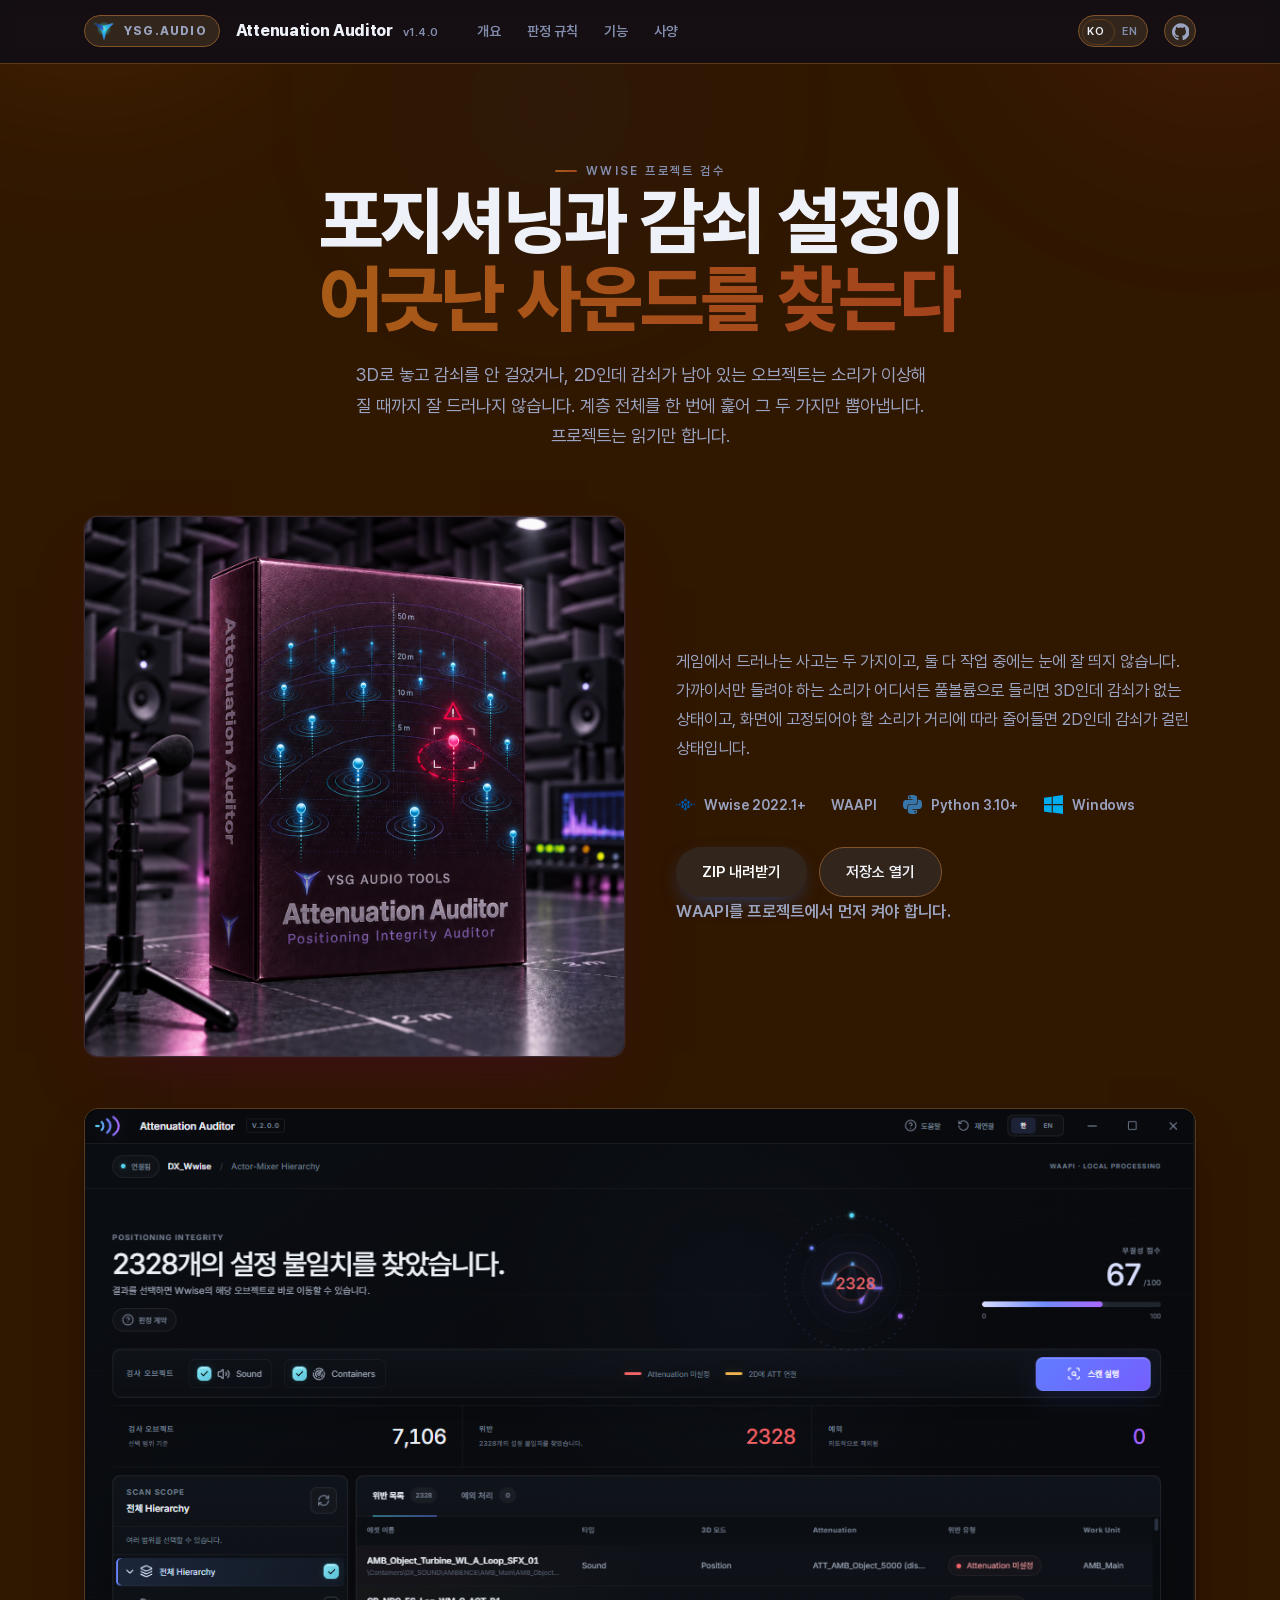
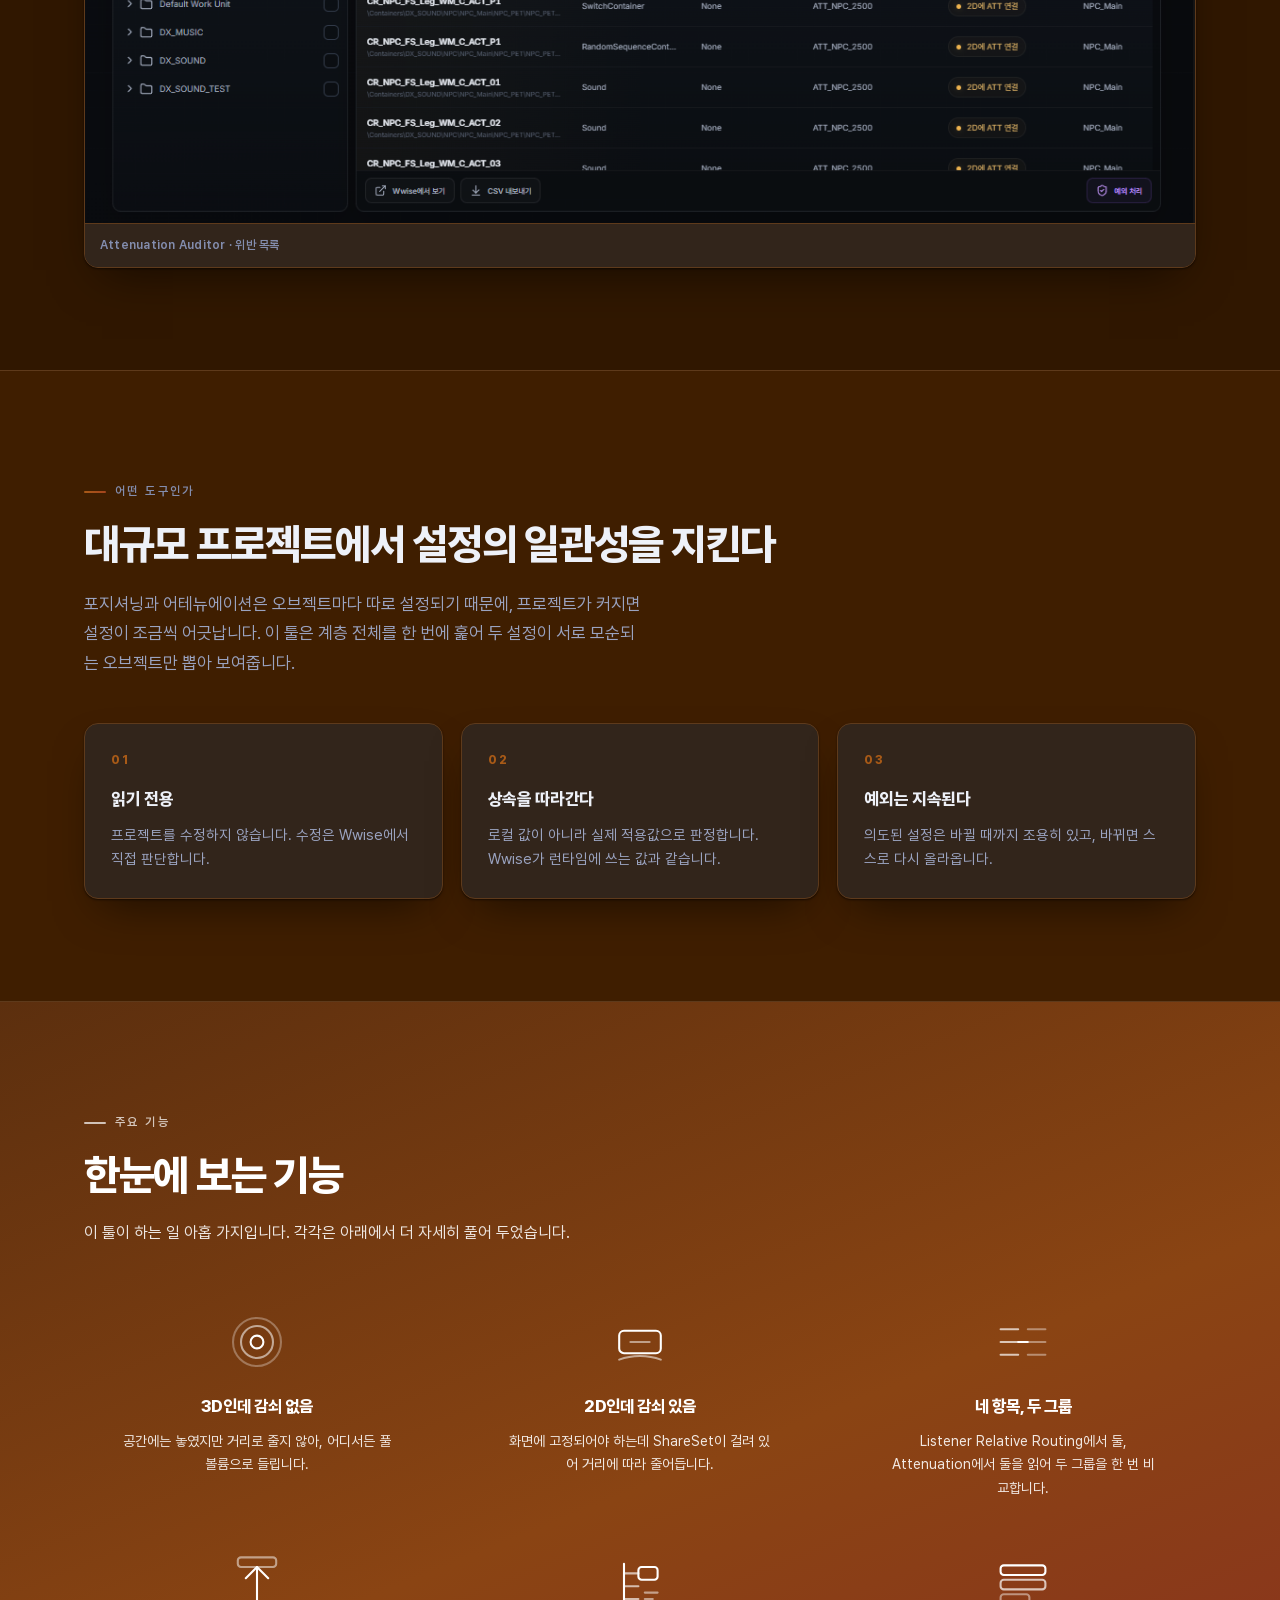
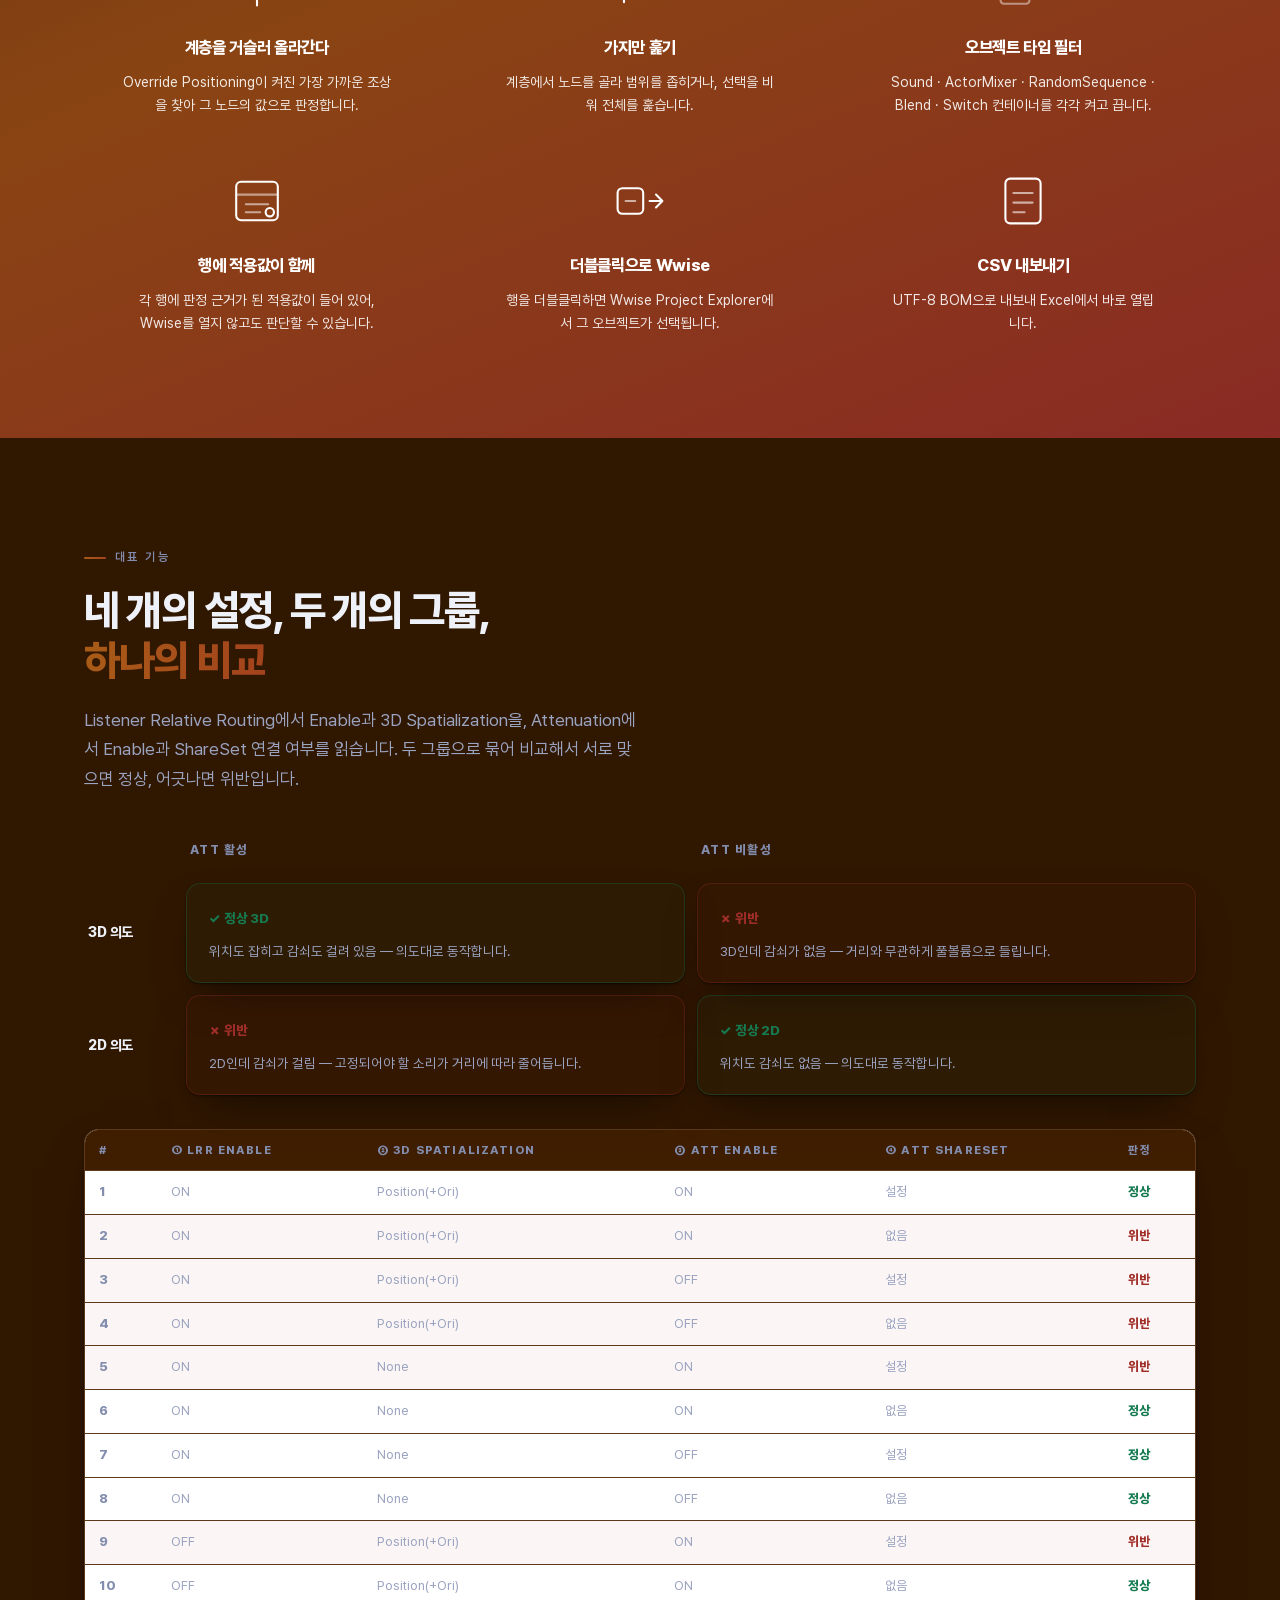
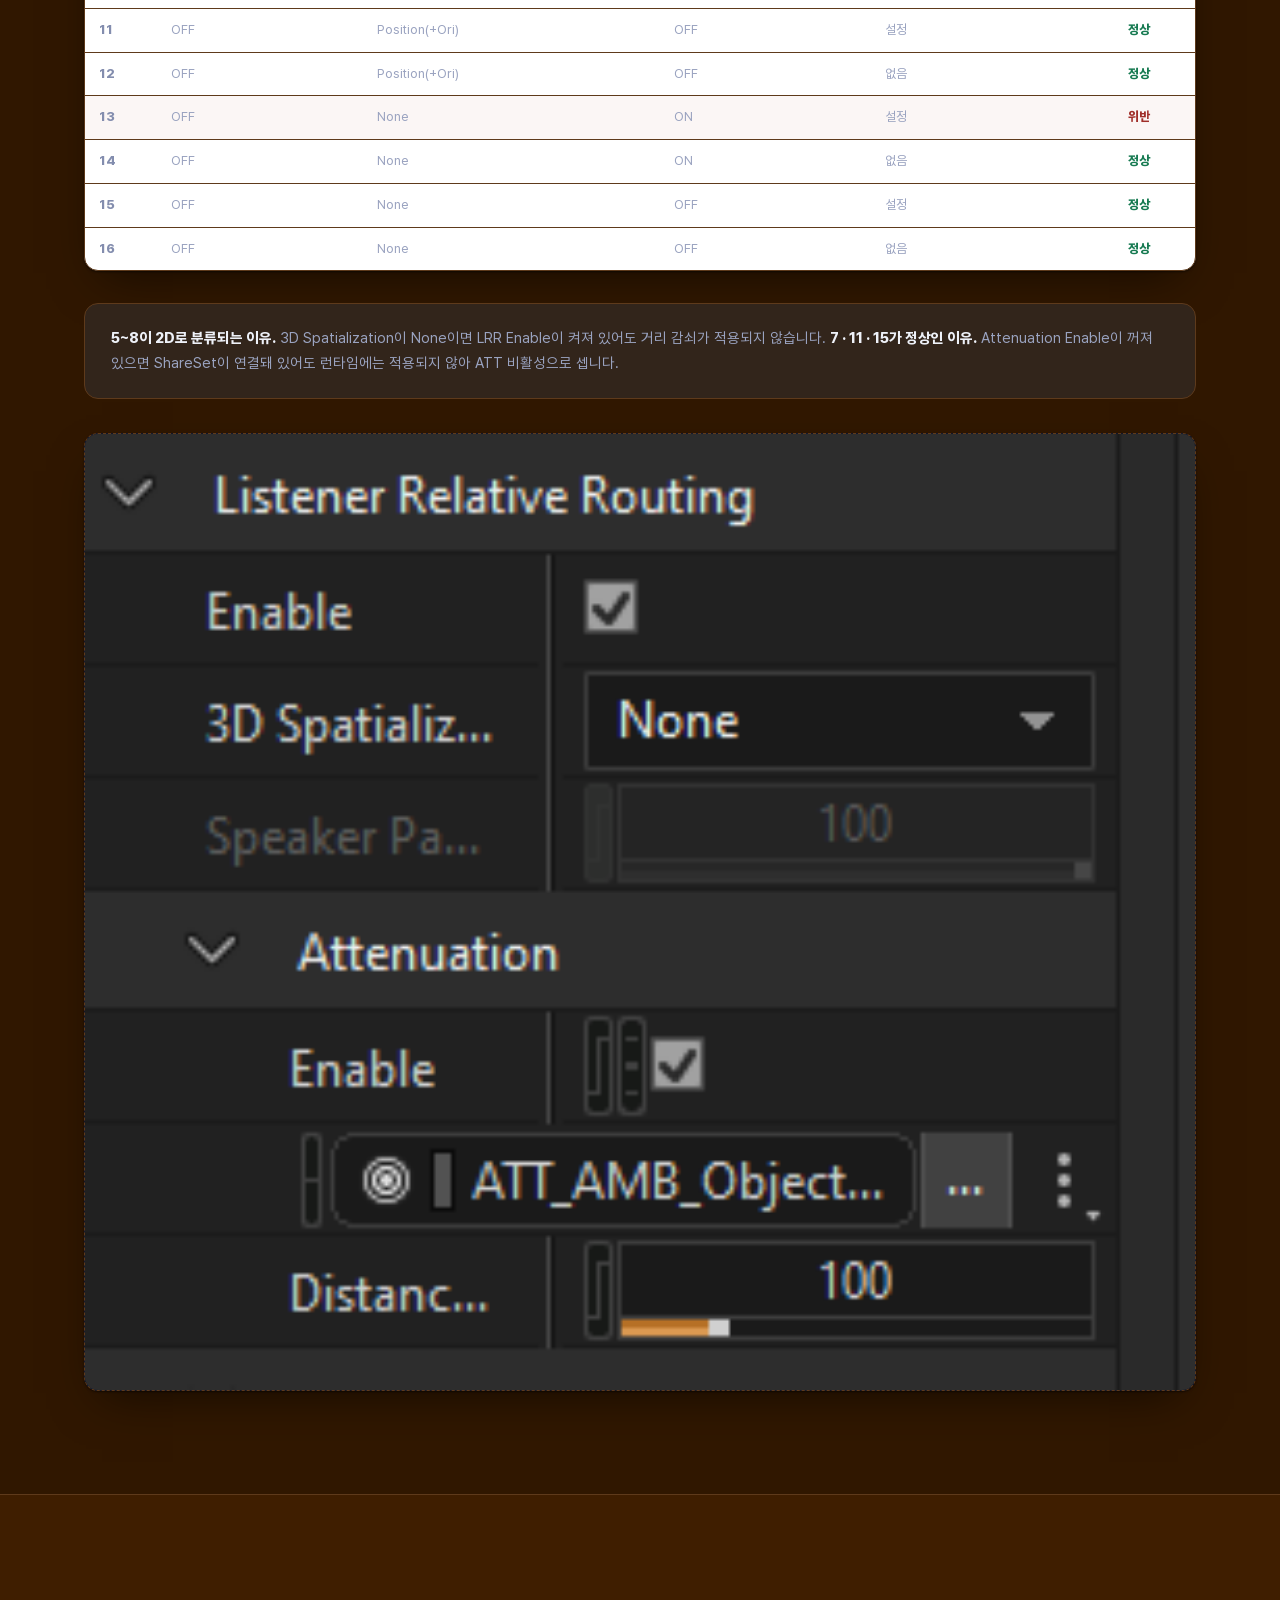
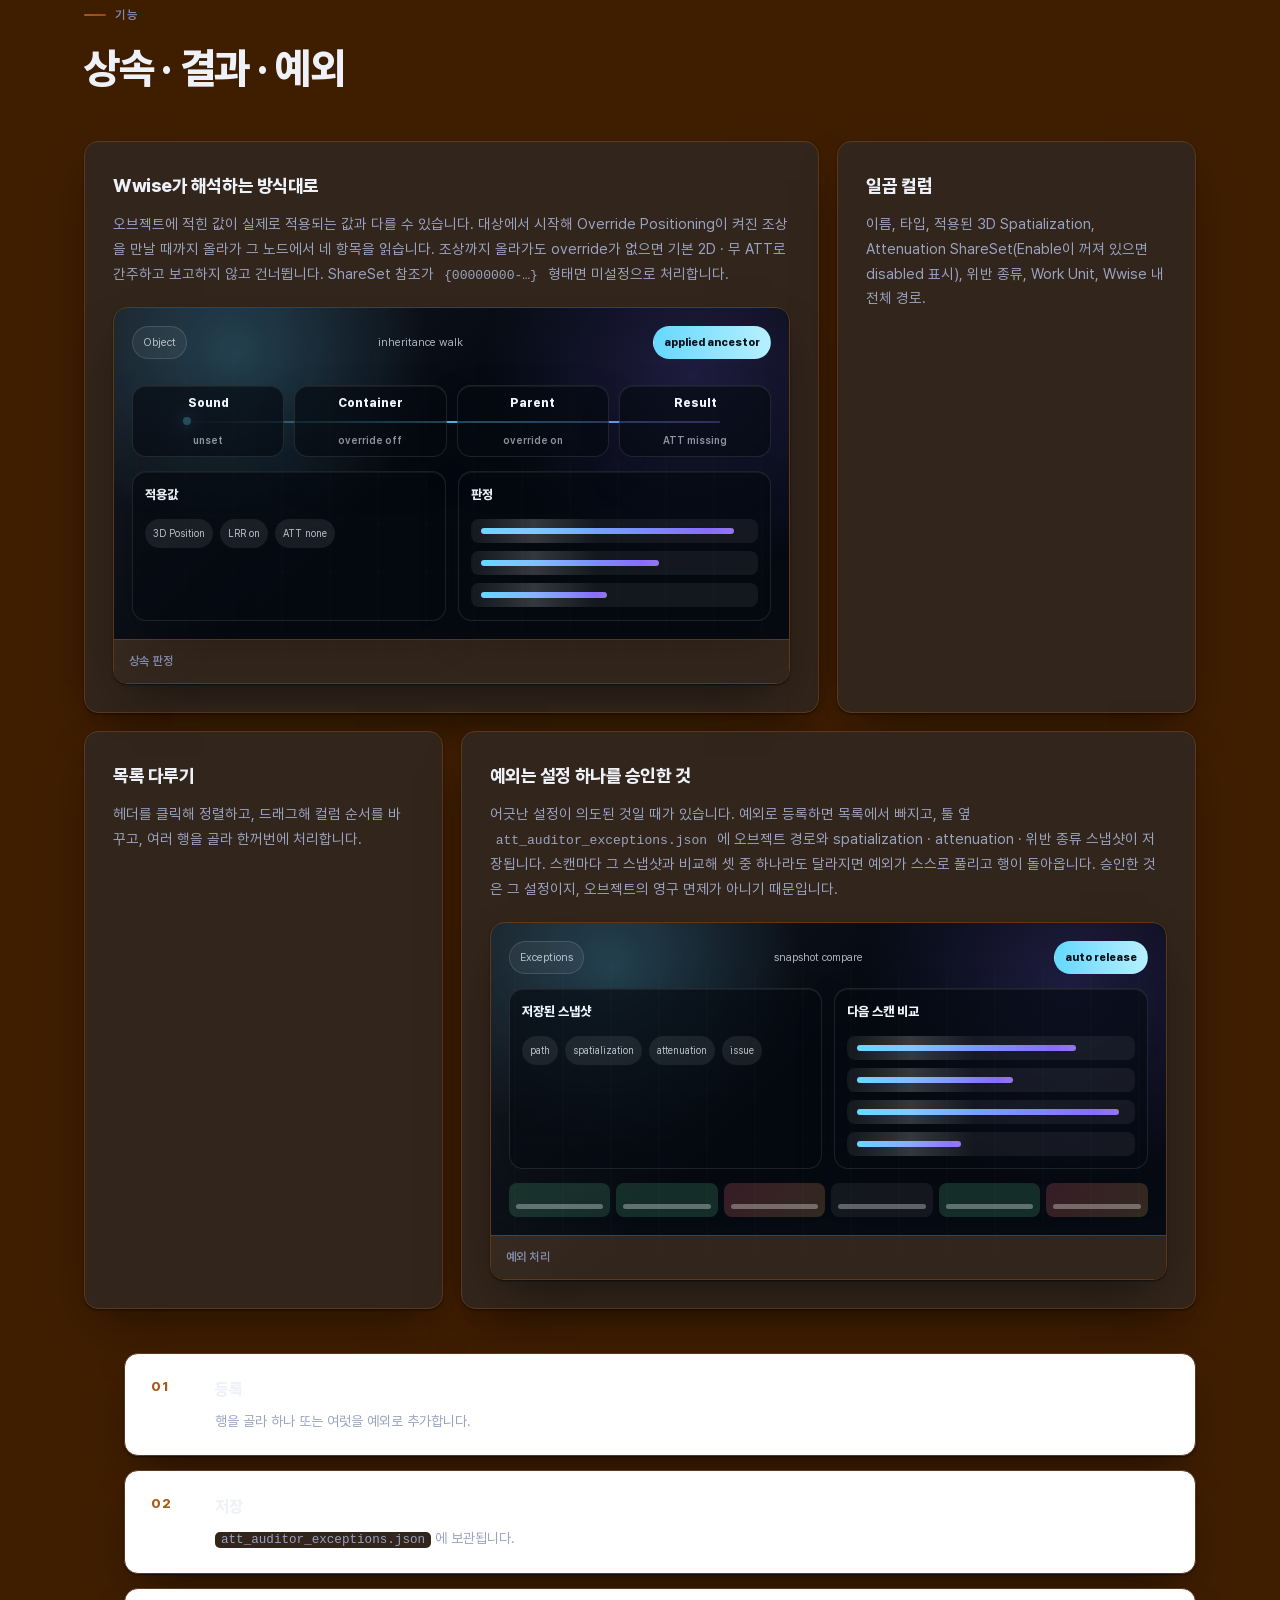
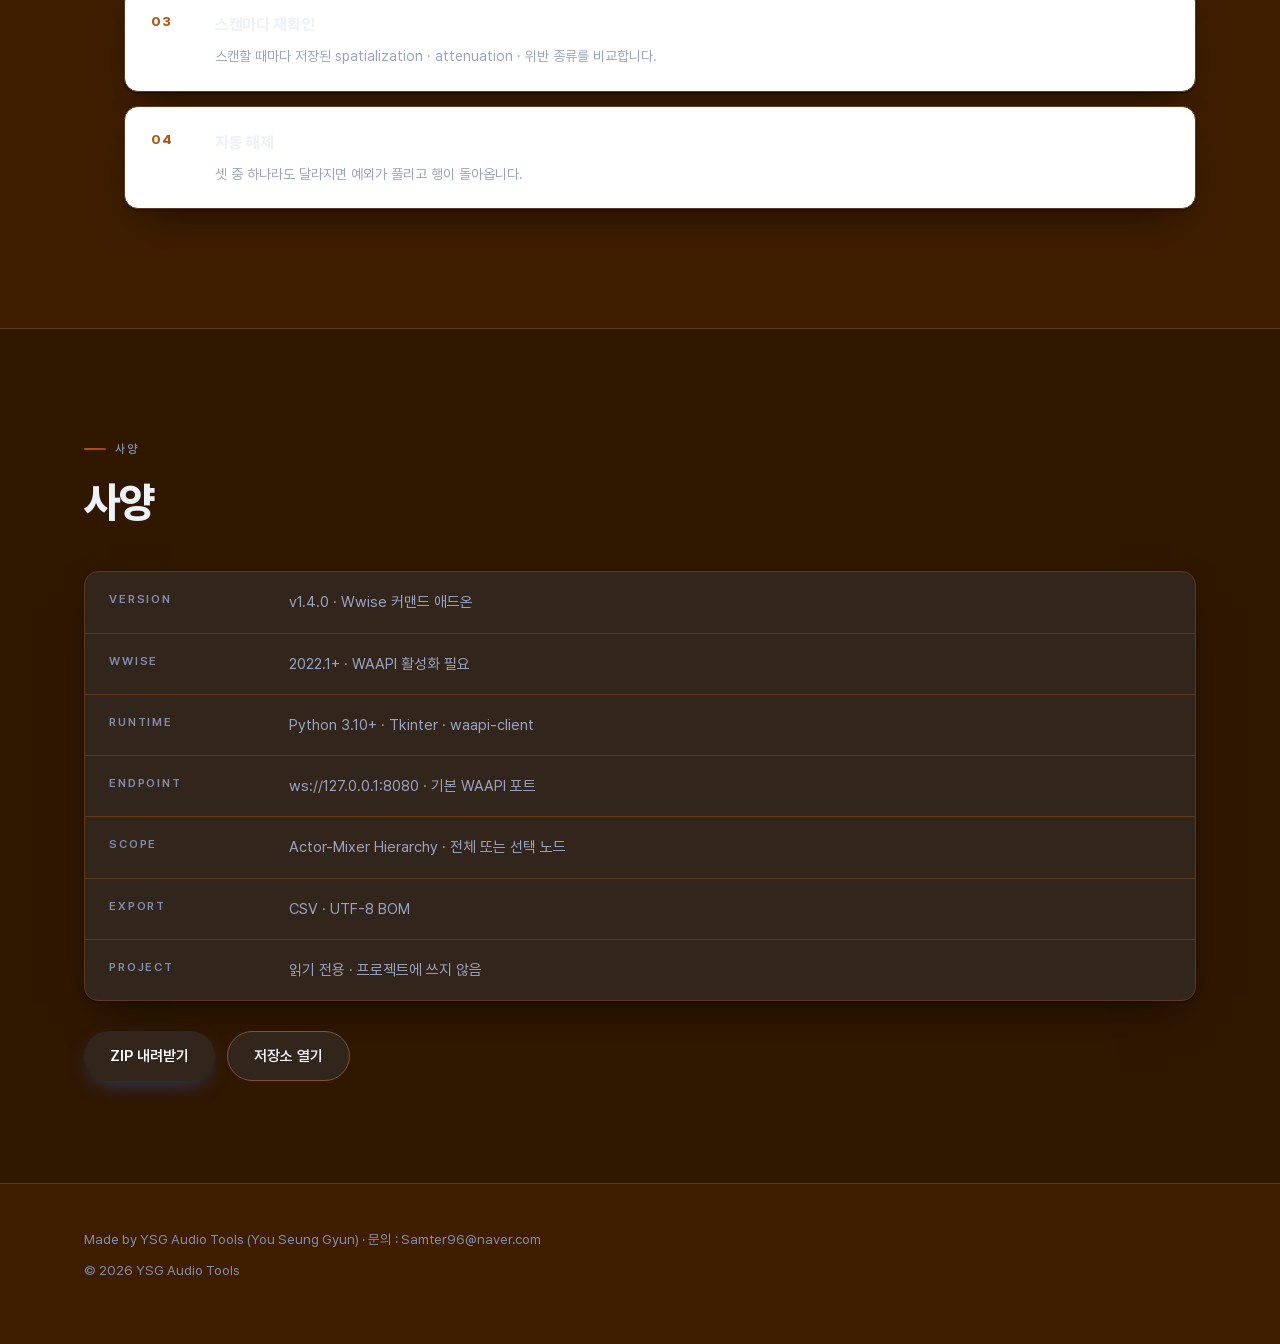
<file: attenuation-auditor/index.html>
<!doctype html>
<html lang="ko">
<head>
<meta charset="utf-8">
<meta name="viewport" content="width=device-width, initial-scale=1, viewport-fit=cover">
<title>Attenuation Auditor — Wwise 3D/2D 감쇠 검수 도구</title>
<meta name="description" content="Wwise 프로젝트의 Actor-Mixer Hierarchy를 WAAPI로 훑어 3D인데 감쇠가 없는 오브젝트와 2D인데 감쇠가 걸린 오브젝트를 뽑아내는 읽기 전용 검수 도구.">
<link rel="icon" href="../assets/favicon-ysg.ico" sizes="any">
<link rel="icon" type="image/svg+xml" href="../assets/ysg-favicon.svg">
<link rel="apple-touch-icon" href="../assets/favicon-ysg.png">
<!-- 공용 스타일시트·스크립트. 페이지마다 복사하지 말 것. -->
<link rel="stylesheet" href="../assets/ysg.css">
<style>
  /* Attenuation Auditor 키컬러 — 앰버 → 레드.
     실측: 흰글자/key 5.07:1 · key/흰바탕 5.07:1 · 패널 최악 7.2:1.
     감쇠 곡선과 "위반" 이라는 성격에 맞춰 경고 계열로 잡았다. */
  :root{
    --key:      #a85a17;
    --key-2:    #a02e29;
    --key-grad: #a4441d;
    --keys-1:   #5c2f0e;
    --keys-2:   #8a4413;
    --keys-3:   #8a2a24;
    --ok:       #167a51;
  }
  /* 다크 지면도 호박색(고동색)으로 물들인다 — 다른 다크 페이지와 같은
     남색이 아니라 이 페이지만의 색이 되도록. 채도를 크게 올렸다 —
     이전 버전은 너무 옅어서 남색과 구분이 안 됐다 (지적 반영, 2026-09-10). */
  body.theme-dark{
    --paper:  #301700;
    --tint:   #3f1e00;
    --tint-2: #32251b;
    --line:   #5e3a1b;
    --line-2: #82542b;
  }
  .product-photo{
    margin:0; width:100%; aspect-ratio:1; align-self:center;
    border-radius:var(--r); overflow:hidden; background:#1a0711;
    border:1px solid rgba(255,255,255,.14);
    box-shadow:0 34px 72px -38px rgba(70,7,42,.8), 0 0 0 1px rgba(255,255,255,.04);
  }
  .product-photo img{display:block; width:100%; height:100%; object-fit:cover}
  @media (max-width:1000px){
    .product-photo{max-width:560px; margin-inline:auto}
  }
  /* 핵심 매트릭스 — 이 툴의 규칙 전체가 이 2x2 안에 있다 */
  .matrix{
    margin-top:44px; display:grid; grid-template-columns:minmax(90px,auto) 1fr 1fr;
    gap:12px; align-items:stretch;
  }
  .matrix__h{
    display:flex; align-items:flex-end; padding:0 4px 10px;
    font-size:12.5px; font-weight:700; letter-spacing:.1em; text-transform:uppercase;
    color:var(--ink-3);
  }
  .matrix__r{
    display:flex; align-items:center; padding:0 4px;
    font-size:14px; font-weight:800; letter-spacing:-.01em;
  }
  .cell{
    padding:20px 22px; border-radius:var(--r); border:1px solid var(--line);
    background:#fff; box-shadow:var(--shadow);
  }
  .cell b{
    display:inline-flex; align-items:center; gap:7px;
    font-size:13.5px; font-weight:800; letter-spacing:-.01em;
  }
  .cell p{margin:8px 0 0; font-size:13.5px; color:var(--ink-2); line-height:1.65}
  .cell--ok b{color:var(--ok)}
  .cell--ok{border-color:rgba(22,122,81,.3); background:rgba(22,122,81,.04)}
  .cell--bad b{color:var(--key-2)}
  .cell--bad{border-color:rgba(160,46,41,.3); background:rgba(160,46,41,.04)}
  @media (max-width:760px){
    .matrix{grid-template-columns:1fr}
    .matrix__h{display:none}
    .matrix__r{padding-top:12px}
  }
  /* 16가지 경우 표 */
  .cases{
    margin-top:34px; border:1px solid var(--line); border-radius:var(--r);
    background:#fff; box-shadow:var(--shadow); overflow-x:auto;
  }
  .cases table{border-collapse:collapse; width:100%; min-width:560px}
  .cases th, .cases td{
    padding:10px 14px; text-align:left; font-size:13px;
    border-bottom:1px solid var(--line); white-space:nowrap;
  }
  .cases th{
    font-size:11.5px; font-weight:700; letter-spacing:.1em; text-transform:uppercase;
    color:var(--ink-3); background:var(--tint);
  }
  .cases td{color:var(--ink-2); font-variant-numeric:tabular-nums}
  .cases tr:last-child td{border-bottom:0}
  .cases td:first-child{font-weight:700; color:var(--ink-3)}
  .cases .v{color:var(--key-2); font-weight:800}
  .cases .o{color:var(--ok); font-weight:700}
  .cases tr[data-v] td{background:rgba(160,46,41,.045)}
  /* 예외 생애 단계 */
  .steps{margin-top:44px; display:grid; gap:14px}
  .steps li{
    list-style:none; display:grid; grid-template-columns:46px 1fr; gap:18px;
    padding:22px 26px; background:#fff; border:1px solid var(--line);
    border-radius:var(--r); box-shadow:var(--shadow);
  }
  .steps b{font-size:13px; font-weight:800; letter-spacing:.1em; color:var(--key)}
  .steps h3{font-size:16px; font-weight:800; letter-spacing:-.02em}
  .steps p{margin:5px 0 0; font-size:14px; color:var(--ink-2)}
  .steps code{
    font-family:ui-monospace, "Cascadia Mono", Consolas, monospace; font-size:.9em;
    background:var(--tint-2); padding:1px 6px; border-radius:5px;
    /* ⚠ 긴 파일명(att_auditor_exceptions.json 등)이 줄바꿈되지 않으면
       그 최소폭이 타일 → 그리드 → 문서로 전파돼 320px 에서 가로 스크롤이 생긴다. */
    overflow-wrap:anywhere;
  }
</style>
</head>
<body class="theme-dark">

<header class="topbar">
  <div class="topbar__in">
    <a class="ysglogo" href="../index.html" aria-label="YSG Audio Tools">
      <span class="ysglogo__mark" aria-hidden="true"><img src="../assets/ysg-mark-color.svg" alt="" /></span>
      <span>YSG<b>.AUDIO</b></span>
    </a>
    <a class="brand" href="#top">
      <span class="brand__name">Attenuation Auditor</span>
      <span class="brand__v">v1.4.0</span>
    </a>
    <nav class="navlinks" aria-label="페이지 섹션">
      <a href="#overview" data-en="Overview">개요</a>
      <a href="#rules" data-en="Rules">판정 규칙</a>
      <a href="#features" data-en="Features">기능</a>
      <a href="#spec" data-en="Spec">사양</a>
    </nav>
    <button class="langswitch" type="button" aria-label="언어 전환" aria-pressed="false"><span class="ko">KO</span><span class="en">EN</span></button>
    <a class="ghicon" href="https://github.com/samter96/Wwise-Attenuation-Auditor" target="_blank" rel="noreferrer" aria-label="GitHub repository">
      <svg viewBox="0 0 24 24" aria-hidden="true"><path d="M12 .5a12 12 0 0 0-3.79 23.39c.6.11.82-.26.82-.58v-2.03c-3.34.73-4.04-1.42-4.04-1.42-.55-1.38-1.34-1.75-1.34-1.75-1.09-.75.08-.73.08-.73 1.21.08 1.85 1.24 1.85 1.24 1.07 1.84 2.81 1.31 3.5 1 .11-.78.42-1.31.76-1.61-2.67-.3-5.47-1.33-5.47-5.93 0-1.31.47-2.38 1.24-3.22-.12-.3-.54-1.52.12-3.18 0 0 1.01-.32 3.3 1.23a11.4 11.4 0 0 1 6 0c2.29-1.55 3.3-1.23 3.3-1.23.66 1.66.24 2.88.12 3.18.77.84 1.24 1.91 1.24 3.22 0 4.61-2.81 5.63-5.49 5.93.43.37.81 1.1.81 2.22v3.29c0 .32.22.7.83.58A12 12 0 0 0 12 .5z"/></svg>
    </a>
  </div>
</header>

<main id="top">

  <!-- ── 히어로 ─────────────────────────────────────────────── -->
  <section class="hero">
    <div class="aura" aria-hidden="true"><i></i><i></i><i></i></div>
    <div class="wrap">
      <div class="hero__head">
        <span class="eyebrow" data-en="Wwise project audit">Wwise 프로젝트 검수</span>
        <h1 class="display" data-en='Find sounds where positioning<br><span class="grad">and attenuation disagree</span>'>포지셔닝과 감쇠 설정이<br><span class="grad">어긋난 사운드를 찾는다</span></h1>
      </div>
      <p class="hero__sub" data-en="An object left 3D with no attenuation, or 2D with attenuation still attached, rarely shows up until something sounds wrong. One pass over the hierarchy pulls out exactly those two cases. The project is only read - nothing is written.">
3D로 놓고 감쇠를 안 걸었거나, 2D인데 감쇠가 남아 있는 오브젝트는
        소리가 이상해질 때까지 잘 드러나지 않습니다. 계층 전체를 한 번에 훑어
        그 두 가지만 뽑아냅니다. 프로젝트는 읽기만 합니다.
      </p>

      <div class="pitch">
        <figure class="product-photo" aria-label="Attenuation Auditor 제품 이미지">
          <img src="assets/v2/product-box.png" alt="Attenuation Auditor 제품 이미지">
        </figure>
        <div class="pitch__copy">
          <p data-en="Two accidents show up in game and neither is easy to spot while working. A sound meant to be heard only up close plays at full volume from anywhere - it is 3D with no attenuation. A sound meant to sit flat in the mix fades with distance - it is 2D with attenuation attached.">
            게임에서 드러나는 사고는 두 가지이고, 둘 다 작업 중에는 눈에 잘 띄지 않습니다.
            가까이서만 들려야 하는 소리가 어디서든 풀볼륨으로 들리면 3D인데 감쇠가 없는
            상태이고, 화면에 고정되어야 할 소리가 거리에 따라 줄어들면 2D인데 감쇠가
            걸린 상태입니다.
          </p>

          <!-- ⚠ Wwise 로고는 공식 브랜드 키트에서 받아야 한다. 받기 전까지는 글자로만. -->
          <div class="plats">
            <span class="plat"><svg viewBox="0 0 24 24" aria-hidden="true"><path fill="#00549F" d="M6 12c0 .7644-.6193 1.3846-1.3846 1.3846-.7645 0-1.3847-.6202-1.3847-1.3846 0-.765.6202-1.3846 1.3847-1.3846C5.3807 10.6154 6 11.2351 6 12m7.8462-5.5384c0 1.0191-.826 1.8461-1.8463 1.8461-1.0188 0-1.8461-.827-1.8461-1.8461 0-1.0197.8273-1.8462 1.8461-1.8462 1.0203 0 1.8463.8265 1.8463 1.8462M1.8462 12a.923.923 0 0 1-.9231.923C.4143 12.923 0 12.5096 0 12c0-.5102.4142-.923.923-.923.51 0 .923.4128.923.923M24 12c0 .5095-.4133.923-.923.923-.5089 0-.9231-.4135-.9231-.923 0-.5102.4142-.923.923-.923.5098 0 .923.4128.923.923m-3.2306 0c0 .7644-.6195 1.3846-1.3847 1.3846C18.6203 13.3846 18 12.7644 18 12c0-.765.6203-1.3846 1.3846-1.3846.7652 0 1.3847.6197 1.3847 1.3846m-8.2252 2.8356c.0034.535.2557 1.0139.6581 1.3139.4006.3332.6584.8409.6584 1.4048 0 1.0139-.8192 1.8303-1.8295 1.8303H12c-1.0116 0-1.8317-.8164-1.8317-1.8303 0-.564.2596-1.0716.6606-1.4048.3999-.3.6615-.7788.6577-1.314v-.1283c-.004-.5395-.2578-1.0183-.6577-1.3154-.401-.336-.6606-.8423-.6606-1.4077 0-1.0125.8201-1.8302 1.8317-1.8302h.0312c1.0103 0 1.8295.8177 1.8295 1.8302 0 .5654-.2578 1.0717-.6584 1.4077a1.6166 1.6166 0 0 0-.658 1.3154v.1284m3.6922-2.7692c.0033.535.2557 1.0139.658 1.3139.4007.3332.6585.8409.6585 1.4048 0 1.0139-.8192 1.8302-1.8295 1.8302h-.031c-1.0118 0-1.8318-.8163-1.8318-1.8302 0-.564.2597-1.0716.6606-1.4048.3999-.3.6614-.7788.6577-1.314v-.1283c-.004-.5395-.2578-1.0183-.6577-1.3154-.401-.336-.6606-.8423-.6606-1.4077 0-1.0125.82-1.8302 1.8318-1.8302h.031c1.0103 0 1.8295.8177 1.8295 1.8302 0 .5654-.2578 1.0717-.6584 1.4077a1.6166 1.6166 0 0 0-.658 1.3154v.1284m-7.3848 0c.0035.535.2559 1.0139.6582 1.3139a1.828 1.828 0 0 1 .6583 1.4048c0 1.0139-.8193 1.8302-1.8294 1.8302h-.0312c-1.0116 0-1.8317-.8163-1.8317-1.8302 0-.564.2596-1.0716.6606-1.4048.3999-.3.6615-.7788.6577-1.314v-.1283c-.004-.5395-.2578-1.0183-.6577-1.3154-.401-.336-.6606-.8423-.6606-1.4077 0-1.0125.8201-1.8302 1.8317-1.8302h.0312c1.0101 0 1.8294.8177 1.8294 1.8302 0 .5654-.2578 1.0717-.6583 1.4077a1.617 1.617 0 0 0-.6582 1.3154v.1284"/></svg><span>Wwise 2022.1+</span></span>
            <span class="plat"><span>WAAPI</span></span>
            <span class="plat"><svg viewBox="0 0 24 24" aria-hidden="true"><path fill="#3776AB" d="M14.25.18l.9.2.73.26.59.3.45.32.34.34.25.34.16.33.1.3.04.26.02.2-.01.13V8.5l-.05.63-.13.55-.21.46-.26.38-.3.31-.33.25-.35.19-.35.14-.33.1-.3.07-.26.04-.21.02H8.77l-.69.05-.59.14-.5.22-.41.27-.33.32-.27.35-.2.36-.15.37-.1.35-.07.32-.04.27-.02.21v3.06H3.17l-.21-.03-.28-.07-.32-.12-.35-.18-.36-.26-.36-.36-.35-.46-.32-.59-.28-.73-.21-.88-.14-1.05-.05-1.23.06-1.22.16-1.04.24-.87.32-.71.36-.57.4-.44.42-.33.42-.24.4-.16.36-.1.32-.05.24-.01h.16l.06.01h8.16v-.83H6.18l-.01-2.75-.02-.37.05-.34.11-.31.17-.28.25-.26.31-.23.38-.2.44-.18.51-.15.58-.12.64-.1.71-.06.77-.04.84-.02 1.27.05zm-6.3 1.98l-.23.33-.08.41.08.41.23.34.33.22.41.09.41-.09.33-.22.23-.34.08-.41-.08-.41-.23-.33-.33-.22-.41-.09-.41.09zm13.09 3.95l.28.06.32.12.35.18.36.27.36.35.35.47.32.59.28.73.21.88.14 1.04.05 1.23-.06 1.23-.16 1.04-.24.86-.32.71-.36.57-.4.45-.42.33-.42.24-.4.16-.36.09-.32.05-.24.02-.16-.01h-8.22v.82h5.84l.01 2.76.02.36-.05.34-.11.31-.17.29-.25.25-.31.24-.38.2-.44.17-.51.15-.58.13-.64.09-.71.07-.77.04-.84.01-1.27-.04-1.07-.14-.9-.2-.73-.25-.59-.3-.45-.33-.34-.34-.25-.34-.16-.33-.1-.3-.04-.25-.02-.2.01-.13v-5.34l.05-.64.13-.54.21-.46.26-.38.3-.32.33-.24.35-.2.35-.14.33-.1.3-.06.26-.04.21-.02.13-.01h5.84l.69-.05.59-.14.5-.21.41-.28.33-.32.27-.35.2-.36.15-.36.1-.35.07-.32.04-.28.02-.21V6.07h2.09l.14.01zm-6.47 14.25l-.23.33-.08.41.08.41.23.33.33.23.41.08.41-.08.33-.23.23-.33.08-.41-.08-.41-.23-.33-.33-.23-.41-.08-.41.08z"/></svg><span>Python 3.10+</span></span>
            <span class="plat">
              <svg viewBox="0 0 24 24" aria-hidden="true">
                <path fill="#00adef" d="M0 3.45 9.75 2.1v9.4H0z"/><path fill="#00adef" d="M11.1 1.92 24 0v11.4H11.1z"/>
                <path fill="#00adef" d="M0 12.9h9.75v9.4L0 20.94z"/><path fill="#00adef" d="M11.1 12.9H24V24l-12.9-1.92z"/>
              </svg>
              <span>Windows</span>
            </span>
          </div>

          <div class="btnrow">
            <a class="btn btn--primary" href="https://github.com/samter96/Wwise-Attenuation-Auditor/archive/refs/heads/main.zip" data-en="Download ZIP">ZIP 내려받기</a>
            <a class="btn" href="https://github.com/samter96/Wwise-Attenuation-Auditor" target="_blank" rel="noreferrer" data-en="Repository">저장소 열기</a>
          </div>
          <p class="btnnote" data-en="WAAPI must be enabled in the project first.">WAAPI를 프로젝트에서 먼저 켜야 합니다.</p>
        </div>
      </div>

      <figure class="shot shot--hero" data-shot>
        <img data-src="assets/v2/violations.png" alt="위반 목록 화면">
        <div class="shot__ph">
          <b>assets/v2/violations.png</b>
          <span data-en="The violation list after a scan - both issue kinds visible, with the applied values in the row.">스캔 직후의 위반 목록 — 두 위반 종류와 적용값이 함께 보이게</span>
          <em>2560 × 1400 · PNG</em>
        </div>
        <figcaption data-en="Attenuation Auditor - violation list">Attenuation Auditor · 위반 목록</figcaption>
      </figure>
    </div>
  </section>

  <!-- ── 개요 ──────────────────────────────────────────────── -->
  <section id="overview" class="band">
    <div class="wrap">
      <div class="rise">
        <span class="eyebrow" data-en="What it is">어떤 도구인가</span>
        <h2 class="h2" data-en="Keeping positioning consistent in a large project">대규모 프로젝트에서 설정의 일관성을 지킨다</h2>
        <p class="lead" data-en="Positioning and attenuation are set per object, so as a project grows the two drift apart. This walks the whole hierarchy in one pass and shows only the objects where they contradict each other.">
          포지셔닝과 어테뉴에이션은 오브젝트마다 따로 설정되기 때문에, 프로젝트가 커지면
          설정이 조금씩 어긋납니다. 이 툴은 계층 전체를 한 번에 훑어 두 설정이 서로
          모순되는 오브젝트만 뽑아 보여줍니다.
        </p>
      </div>
      <div class="rules">
        <div class="rule rise">
          <span class="num">01</span>
          <h3 data-en="Read-only">읽기 전용</h3>
          <p data-en="The project is never modified. Fixing stays your decision in Wwise.">프로젝트를 수정하지 않습니다. 수정은 Wwise에서 직접 판단합니다.</p>
        </div>
        <div class="rule rise">
          <span class="num">02</span>
          <h3 data-en="Follows Wwise inheritance">상속을 따라간다</h3>
          <p data-en="It evaluates the effective value, not the local one - the same value Wwise uses at runtime.">로컬 값이 아니라 실제 적용값으로 판정합니다. Wwise가 런타임에 쓰는 값과 같습니다.</p>
        </div>
        <div class="rule rise">
          <span class="num">03</span>
          <h3 data-en="Exceptions are durable">예외는 지속된다</h3>
          <p data-en="An intended setting stays silenced until it changes - then it comes back on its own.">의도된 설정은 바뀔 때까지 조용히 있고, 바뀌면 스스로 다시 올라옵니다.</p>
        </div>
      </div>
    </div>
  </section>

  <!-- ── Key Features ───────────────────────────────────────── -->
  <section id="keys" class="keys">
    <div class="wrap">
      <div class="rise">
        <span class="eyebrow" data-en="Key features">주요 기능</span>
        <h2 class="h2" data-en="Everything it does, at a glance">한눈에 보는 기능</h2>
        <p class="keys__lead" data-en="Nine things the tool does. Each one is opened up further down the page.">
          이 툴이 하는 일 아홉 가지입니다. 각각은 아래에서 더 자세히 풀어 두었습니다.
        </p>
      </div>
      <div class="keys__grid">
        <div class="key rise">
          <svg viewBox="0 0 40 40" aria-hidden="true"><circle cx="20" cy="20" r="4"/><circle cx="20" cy="20" r="10" opacity=".55"/><circle cx="20" cy="20" r="15" opacity=".3"/></svg>
          <h3 data-en="3D without attenuation">3D인데 감쇠 없음</h3>
          <p data-en="Positioned in the world but never falls off, so it plays at full volume from any distance.">공간에는 놓였지만 거리로 줄지 않아, 어디서든 풀볼륨으로 들립니다.</p>
        </div>
        <div class="key rise">
          <svg viewBox="0 0 40 40" aria-hidden="true"><rect x="7" y="13" width="26" height="14" rx="3"/><path d="M7 31c8-3 18-3 26 0" opacity=".55"/><path d="M14 20h12" opacity=".5"/></svg>
          <h3 data-en="2D with attenuation">2D인데 감쇠 있음</h3>
          <p data-en="Meant to sit flat in the mix, but it fades with distance because a ShareSet is attached.">화면에 고정되어야 하는데 ShareSet이 걸려 있어 거리에 따라 줄어듭니다.</p>
        </div>
        <div class="key rise">
          <svg viewBox="0 0 40 40" aria-hidden="true"><path d="M6 12h11M6 20h11M6 28h11" opacity=".7"/><path d="M23 12h11M23 20h11M23 28h11" opacity=".4"/><path d="M17 20h6"/></svg>
          <h3 data-en="Four properties, two groups">네 항목, 두 그룹</h3>
          <p data-en="Listener Relative Routing contributes two and Attenuation contributes two. The verdict is one comparison between the groups.">Listener Relative Routing에서 둘, Attenuation에서 둘을 읽어 두 그룹을 한 번 비교합니다.</p>
        </div>
        <div class="key rise">
          <svg viewBox="0 0 40 40" aria-hidden="true"><path d="M20 34V10"/><path d="M13 17l7-7 7 7"/><rect x="8" y="4" width="24" height="6" rx="2" opacity=".5"/></svg>
          <h3 data-en="Walks up the hierarchy">계층을 거슬러 올라간다</h3>
          <p data-en="It finds the nearest ancestor with Override Positioning checked and judges by that node's values.">Override Positioning이 켜진 가장 가까운 조상을 찾아 그 노드의 값으로 판정합니다.</p>
        </div>
        <div class="key rise">
          <svg viewBox="0 0 40 40" aria-hidden="true"><path d="M10 8v24"/><path d="M10 14h9M10 22h9M10 30h9" opacity=".65"/><rect x="19" y="10" width="12" height="8" rx="2"/><path d="M23 26h8M23 30h5" opacity=".5"/></svg>
          <h3 data-en="Scope by branch">가지만 훑기</h3>
          <p data-en="Pick nodes in the hierarchy to narrow the scan, or leave the selection empty to take the whole thing.">계층에서 노드를 골라 범위를 좁히거나, 선택을 비워 전체를 훑습니다.</p>
        </div>
        <div class="key rise">
          <svg viewBox="0 0 40 40" aria-hidden="true"><rect x="6" y="9" width="28" height="6" rx="2"/><rect x="6" y="18" width="28" height="6" rx="2" opacity=".7"/><rect x="6" y="27" width="18" height="6" rx="2" opacity=".45"/></svg>
          <h3 data-en="Object type filter">오브젝트 타입 필터</h3>
          <p data-en="Sound, ActorMixer, RandomSequence, Blend and Switch containers can each be turned on or off.">Sound · ActorMixer · RandomSequence · Blend · Switch 컨테이너를 각각 켜고 끕니다.</p>
        </div>
        <div class="key rise">
          <svg viewBox="0 0 40 40" aria-hidden="true"><rect x="7" y="8" width="26" height="24" rx="3"/><path d="M7 16h26" opacity=".5"/><path d="M13 22h14M13 27h9" opacity=".55"/><circle cx="28" cy="27" r="2.6"/></svg>
          <h3 data-en="Applied values in the row">행에 적용값이 함께</h3>
          <p data-en="Each row carries the effective values the verdict was based on, so a call can be made without opening Wwise.">각 행에 판정 근거가 된 적용값이 들어 있어, Wwise를 열지 않고도 판단할 수 있습니다.</p>
        </div>
        <div class="key rise">
          <svg viewBox="0 0 40 40" aria-hidden="true"><rect x="6" y="12" width="16" height="16" rx="3"/><path d="M26 20h8M30 16l4 4-4 4"/><path d="M11 20h6" opacity=".6"/></svg>
          <h3 data-en="Double-click to Wwise">더블클릭으로 Wwise</h3>
          <p data-en="Double-click a row and the object is selected in the Wwise Project Explorer.">행을 더블클릭하면 Wwise Project Explorer에서 그 오브젝트가 선택됩니다.</p>
        </div>
        <div class="key rise">
          <svg viewBox="0 0 40 40" aria-hidden="true"><rect x="9" y="6" width="22" height="28" rx="3"/><path d="M14 15h12M14 21h12M14 27h7" opacity=".6"/></svg>
          <h3 data-en="CSV with a BOM">CSV 내보내기</h3>
          <p data-en="UTF-8 with a BOM, so it opens cleanly in Excel without a mangled first column.">UTF-8 BOM으로 내보내 Excel에서 바로 열립니다.</p>
        </div>
      </div>
    </div>
  </section>

  <!-- ── 대표 기능: 판정 규칙 ───────────────────────────────── -->
  <section id="rules">
    <div class="wrap">
      <div class="rise">
        <span class="eyebrow" data-en="Featured">대표 기능</span>
        <h2 class="h2" data-en='Four settings, two groups,<br><span class="grad">one comparison</span>'>네 개의 설정, 두 개의 그룹,<br><span class="grad">하나의 비교</span></h2>
        <p class="lead" data-en="Two properties come from Listener Relative Routing - Enable, and 3D Spatialization. Two come from Attenuation - Enable, and whether a ShareSet is set. Group them, compare them: agreeing is correct, disagreeing is a violation.">
          Listener Relative Routing에서 Enable과 3D Spatialization을, Attenuation에서
          Enable과 ShareSet 연결 여부를 읽습니다. 두 그룹으로 묶어 비교해서
          서로 맞으면 정상, 어긋나면 위반입니다.
        </p>
      </div>

      <div class="matrix rise">
        <div class="matrix__h"></div>
        <div class="matrix__h" data-en="attenuation active">ATT 활성</div>
        <div class="matrix__h" data-en="attenuation inactive">ATT 비활성</div>

        <div class="matrix__r" data-en="3D intent">3D 의도</div>
        <div class="cell cell--ok">
          <b data-en="Correct 3D">✓ 정상 3D</b>
          <p data-en="Positioned and attenuated - it behaves as intended.">위치도 잡히고 감쇠도 걸려 있음 — 의도대로 동작합니다.</p>
        </div>
        <div class="cell cell--bad">
          <b data-en="Violation">✗ 위반</b>
          <p data-en="3D with no attenuation - audible at full volume from any distance.">3D인데 감쇠가 없음 — 거리와 무관하게 풀볼륨으로 들립니다.</p>
        </div>

        <div class="matrix__r" data-en="2D intent">2D 의도</div>
        <div class="cell cell--bad">
          <b data-en="Violation">✗ 위반</b>
          <p data-en="2D with attenuation - a sound that should stay flat fades with distance.">2D인데 감쇠가 걸림 — 고정되어야 할 소리가 거리에 따라 줄어듭니다.</p>
        </div>
        <div class="cell cell--ok">
          <b data-en="Correct 2D">✓ 정상 2D</b>
          <p data-en="Neither positioned nor attenuated - it behaves as intended.">위치도 감쇠도 없음 — 의도대로 동작합니다.</p>
        </div>
      </div>

      <div class="cases rise">
        <table>
          <thead>
            <tr>
              <th>#</th>
              <th data-en="LRR enable">① LRR Enable</th>
              <th data-en="3D spatialization">② 3D Spatialization</th>
              <th data-en="ATT enable">③ ATT Enable</th>
              <th data-en="ATT shareset">④ ATT ShareSet</th>
              <th data-en="verdict">판정</th>
            </tr>
          </thead>
          <tbody>
            <tr><td>1</td><td>ON</td><td>Position(+Ori)</td><td>ON</td><td data-en="set">설정</td><td class="o" data-en="ok">정상</td></tr>
            <tr data-v><td>2</td><td>ON</td><td>Position(+Ori)</td><td>ON</td><td data-en="none">없음</td><td class="v" data-en="violation">위반</td></tr>
            <tr data-v><td>3</td><td>ON</td><td>Position(+Ori)</td><td>OFF</td><td data-en="set">설정</td><td class="v" data-en="violation">위반</td></tr>
            <tr data-v><td>4</td><td>ON</td><td>Position(+Ori)</td><td>OFF</td><td data-en="none">없음</td><td class="v" data-en="violation">위반</td></tr>
            <tr data-v><td>5</td><td>ON</td><td>None</td><td>ON</td><td data-en="set">설정</td><td class="v" data-en="violation">위반</td></tr>
            <tr><td>6</td><td>ON</td><td>None</td><td>ON</td><td data-en="none">없음</td><td class="o" data-en="ok">정상</td></tr>
            <tr><td>7</td><td>ON</td><td>None</td><td>OFF</td><td data-en="set">설정</td><td class="o" data-en="ok">정상</td></tr>
            <tr><td>8</td><td>ON</td><td>None</td><td>OFF</td><td data-en="none">없음</td><td class="o" data-en="ok">정상</td></tr>
            <tr data-v><td>9</td><td>OFF</td><td>Position(+Ori)</td><td>ON</td><td data-en="set">설정</td><td class="v" data-en="violation">위반</td></tr>
            <tr><td>10</td><td>OFF</td><td>Position(+Ori)</td><td>ON</td><td data-en="none">없음</td><td class="o" data-en="ok">정상</td></tr>
            <tr><td>11</td><td>OFF</td><td>Position(+Ori)</td><td>OFF</td><td data-en="set">설정</td><td class="o" data-en="ok">정상</td></tr>
            <tr><td>12</td><td>OFF</td><td>Position(+Ori)</td><td>OFF</td><td data-en="none">없음</td><td class="o" data-en="ok">정상</td></tr>
            <tr data-v><td>13</td><td>OFF</td><td>None</td><td>ON</td><td data-en="set">설정</td><td class="v" data-en="violation">위반</td></tr>
            <tr><td>14</td><td>OFF</td><td>None</td><td>ON</td><td data-en="none">없음</td><td class="o" data-en="ok">정상</td></tr>
            <tr><td>15</td><td>OFF</td><td>None</td><td>OFF</td><td data-en="set">설정</td><td class="o" data-en="ok">정상</td></tr>
            <tr><td>16</td><td>OFF</td><td>None</td><td>OFF</td><td data-en="none">없음</td><td class="o" data-en="ok">정상</td></tr>
          </tbody>
        </table>
      </div>

      <p class="note rise" data-en="<b>Why 5-8 count as 2D.</b> With 3D Spatialization at None, distance attenuation does not apply even when LRR Enable is on. <b>Why 7, 11 and 15 pass.</b> With Attenuation Enable off, a connected ShareSet has no runtime effect, so it counts as inactive.">
        <b>5~8이 2D로 분류되는 이유.</b> 3D Spatialization이 None이면 LRR Enable이 켜져
        있어도 거리 감쇠가 적용되지 않습니다.
        <b>7 · 11 · 15가 정상인 이유.</b> Attenuation Enable이 꺼져 있으면 ShareSet이
        연결돼 있어도 런타임에는 적용되지 않아 ATT 비활성으로 셉니다.
      </p>

      <figure class="shot rise" data-shot style="--ph:200px; margin-top:34px">
        <img src="assets/wwise_property_editor.png" class="loaded" alt="Wwise Property Editor 두 섹션">
        <figcaption data-en="The two Property Editor sections the tool reads">툴이 읽는 Property Editor 두 섹션</figcaption>
      </figure>
    </div>
  </section>

  <!-- ── 기능: 상속·결과·예외 ───────────────────────────────── -->
  <section id="features" class="band">
    <div class="wrap">
      <div class="rise">
        <span class="eyebrow" data-en="Features">기능</span>
        <h2 class="h2" data-en="Inheritance, results, exceptions">상속 · 결과 · 예외</h2>
      </div>
      <div class="tiles">
        <div class="tile tile--wide rise">
          <h3 data-en="Judged the way Wwise reads it">Wwise가 해석하는 방식대로</h3>
          <p data-en="A value written on an object can differ from the value that actually applies. The tool starts at the object, walks up until it meets an ancestor with Override Positioning checked, and reads the four properties there. If no ancestor overrides, the object is treated as default 2D with no attenuation and skipped rather than reported. A ShareSet reference of the null GUID form counts as unset.">오브젝트에 적힌 값이 실제로 적용되는 값과 다를 수 있습니다. 대상에서 시작해 Override Positioning이 켜진 조상을 만날 때까지 올라가 그 노드에서 네 항목을 읽습니다. 조상까지 올라가도 override가 없으면 기본 2D · 무 ATT로 간주하고 보고하지 않고 건너뜁니다. ShareSet 참조가 <code>{00000000-…}</code> 형태면 미설정으로 처리합니다.</p>
          <figure class="shot loaded animshot" style="--demo-h:280px">
            <div class="animshot__stage" aria-hidden="true">
              <div class="animshot__top">
                <span class="anim-pill">Object</span>
                <span>inheritance walk</span>
                <span class="anim-pill anim-pill--on">applied ancestor</span>
              </div>
              <div class="anim-nodeflow">
                <i class="anim-dot"></i>
                <div class="anim-node anim-panel">Sound<span>unset</span></div>
                <div class="anim-node anim-panel">Container<span>override off</span></div>
                <div class="anim-node anim-panel">Parent<span>override on</span></div>
                <div class="anim-node anim-panel">Result<span>ATT missing</span></div>
              </div>
              <div class="anim-grid">
                <div class="anim-card anim-panel">
                  <h4>적용값</h4>
                  <div class="anim-tags"><span>3D Position</span><span>LRR on</span><span>ATT none</span></div>
                </div>
                <div class="anim-card anim-panel">
                  <h4>판정</h4>
                  <div class="anim-rows">
                    <div class="anim-row" style="--w:88%"></div>
                    <div class="anim-row" style="--w:62%"></div>
                    <div class="anim-row" style="--w:44%"></div>
                  </div>
                </div>
              </div>
            </div>
            <figcaption data-en="Inheritance walk">상속 판정</figcaption>
          </figure>
        </div>
        <div class="tile rise">
          <h3 data-en="Seven columns">일곱 컬럼</h3>
          <p data-en="Name, Type, the applied 3D Spatialization, the Attenuation ShareSet (marked disabled when Enable is off), which issue it is, the Work Unit and the full Wwise path.">이름, 타입, 적용된 3D Spatialization, Attenuation ShareSet(Enable이 꺼져 있으면 disabled 표시), 위반 종류, Work Unit, Wwise 내 전체 경로.</p>
        </div>
        <div class="tile rise">
          <h3 data-en="Handle the list">목록 다루기</h3>
          <p data-en="Click a header to sort, drag to reorder columns, select several rows to act on them together.">헤더를 클릭해 정렬하고, 드래그해 컬럼 순서를 바꾸고, 여러 행을 골라 한꺼번에 처리합니다.</p>
        </div>
        <div class="tile tile--wide rise">
          <h3 data-en="An exception approves one setting, not an object">예외는 설정 하나를 승인한 것</h3>
          <p data-en="Sometimes a mismatch is intended. Register it and the row leaves the list; the tool stores the object path with a snapshot of its spatialization, attenuation and issue kind next to itself in att_auditor_exceptions.json. Every scan compares against that snapshot, and if any of the three has changed the exception releases itself and the row comes back - because the approval was for that setting, not a permanent pass for the object.">어긋난 설정이 의도된 것일 때가 있습니다. 예외로 등록하면 목록에서 빠지고, 툴 옆 <code>att_auditor_exceptions.json</code> 에 오브젝트 경로와 spatialization · attenuation · 위반 종류 스냅샷이 저장됩니다. 스캔마다 그 스냅샷과 비교해 셋 중 하나라도 달라지면 예외가 스스로 풀리고 행이 돌아옵니다. 승인한 것은 그 설정이지, 오브젝트의 영구 면제가 아니기 때문입니다.</p>
          <figure class="shot loaded animshot" style="--demo-h:280px">
            <div class="animshot__stage" aria-hidden="true">
              <div class="animshot__top">
                <span class="anim-pill">Exceptions</span>
                <span>snapshot compare</span>
                <span class="anim-pill anim-pill--on">auto release</span>
              </div>
              <div class="anim-grid">
                <div class="anim-card anim-panel">
                  <h4>저장된 스냅샷</h4>
                  <div class="anim-tags"><span>path</span><span>spatialization</span><span>attenuation</span><span>issue</span></div>
                </div>
                <div class="anim-card anim-panel">
                  <h4>다음 스캔 비교</h4>
                  <div class="anim-rows">
                    <div class="anim-row" style="--w:76%"></div>
                    <div class="anim-row" style="--w:54%"></div>
                    <div class="anim-row" style="--w:91%"></div>
                    <div class="anim-row" style="--w:36%"></div>
                  </div>
                </div>
              </div>
              <div class="anim-matrix">
                <i class="anim-cell ok"></i><i class="anim-cell ok"></i><i class="anim-cell hot"></i><i class="anim-cell"></i><i class="anim-cell ok"></i><i class="anim-cell hot"></i>
              </div>
            </div>
            <figcaption data-en="Exceptions">예외 처리</figcaption>
          </figure>
        </div>
      </div>

      <ul class="steps">
        <li class="rise"><b>01</b><div>
          <h3 data-en="Register">등록</h3>
          <p data-en="Pick one row or several and add them as exceptions.">행을 골라 하나 또는 여럿을 예외로 추가합니다.</p>
        </div></li>
        <li class="rise"><b>02</b><div>
          <h3 data-en="Store">저장</h3>
          <p data-en="Kept in att_auditor_exceptions.json next to the tool."><code>att_auditor_exceptions.json</code> 에 보관됩니다.</p>
        </div></li>
        <li class="rise"><b>03</b><div>
          <h3 data-en="Re-check on every scan">스캔마다 재확인</h3>
          <p data-en="Each scan compares the stored spatialization, attenuation and issue kind.">스캔할 때마다 저장된 spatialization · attenuation · 위반 종류를 비교합니다.</p>
        </div></li>
        <li class="rise"><b>04</b><div>
          <h3 data-en="Release automatically">자동 해제</h3>
          <p data-en="If any of the three differs, the exception releases and the row returns.">셋 중 하나라도 달라지면 예외가 풀리고 행이 돌아옵니다.</p>
        </div></li>
      </ul>
    </div>
  </section>

  <!-- ── 사양 ──────────────────────────────────────────────── -->
  <section id="spec">
    <div class="wrap">
      <div class="rise">
        <span class="eyebrow" data-en="Spec">사양</span>
        <h2 class="h2" data-en="Specifications">사양</h2>
      </div>
      <div class="specs rise">
        <div><b>version</b><span data-en="v1.4.0 · Wwise command add-on">v1.4.0 · Wwise 커맨드 애드온</span></div>
        <div><b>wwise</b><span data-en="2022.1+ · WAAPI must be enabled">2022.1+ · WAAPI 활성화 필요</span></div>
        <div><b>runtime</b><span>Python 3.10+ · Tkinter · waapi-client</span></div>
        <div><b>endpoint</b><span data-en="ws://127.0.0.1:8080 - the default WAAPI port">ws://127.0.0.1:8080 · 기본 WAAPI 포트</span></div>
        <div><b>scope</b><span data-en="Actor-Mixer Hierarchy - whole tree or selected nodes">Actor-Mixer Hierarchy · 전체 또는 선택 노드</span></div>
        <div><b>export</b><span data-en="CSV, UTF-8 with BOM">CSV · UTF-8 BOM</span></div>
        <div><b>project</b><span data-en="Read-only - nothing is written">읽기 전용 · 프로젝트에 쓰지 않음</span></div>
      </div>
      <div class="btnrow">
        <a class="btn btn--primary" href="https://github.com/samter96/Wwise-Attenuation-Auditor/archive/refs/heads/main.zip" data-en="Download ZIP">ZIP 내려받기</a>
        <a class="btn" href="https://github.com/samter96/Wwise-Attenuation-Auditor" target="_blank" rel="noreferrer" data-en="Repository">저장소 열기</a>
      </div>
    </div>
  </section>

</main>

<footer class="footer">
  <div class="wrap">
    <p data-en="Made by YSG Audio Tools (You Seung Gyun) · contact: Samter96@naver.com">Made by YSG Audio Tools (You Seung Gyun) · 문의 : Samter96@naver.com</p>
    <p id="year"></p>
  </div>
</footer>

<script src="../assets/ysg.js"></script>
</body>
</html>
</file>
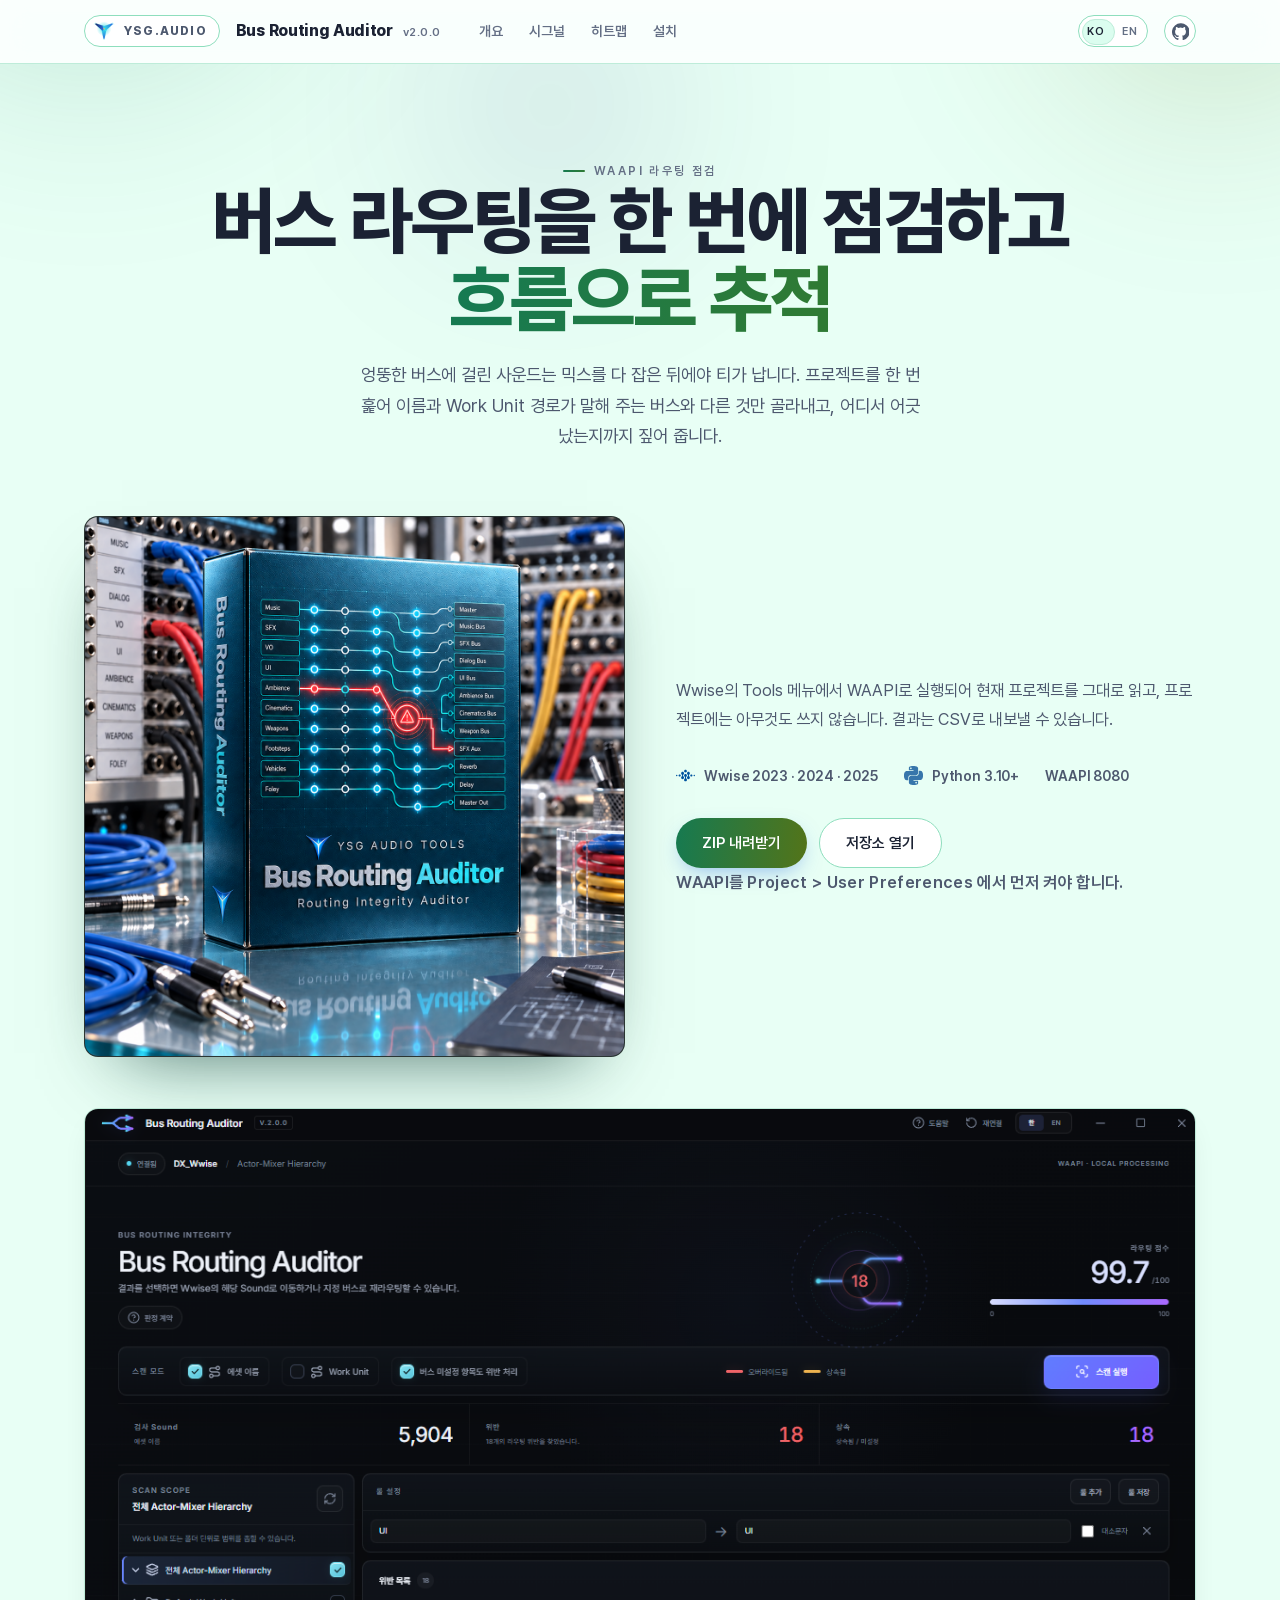
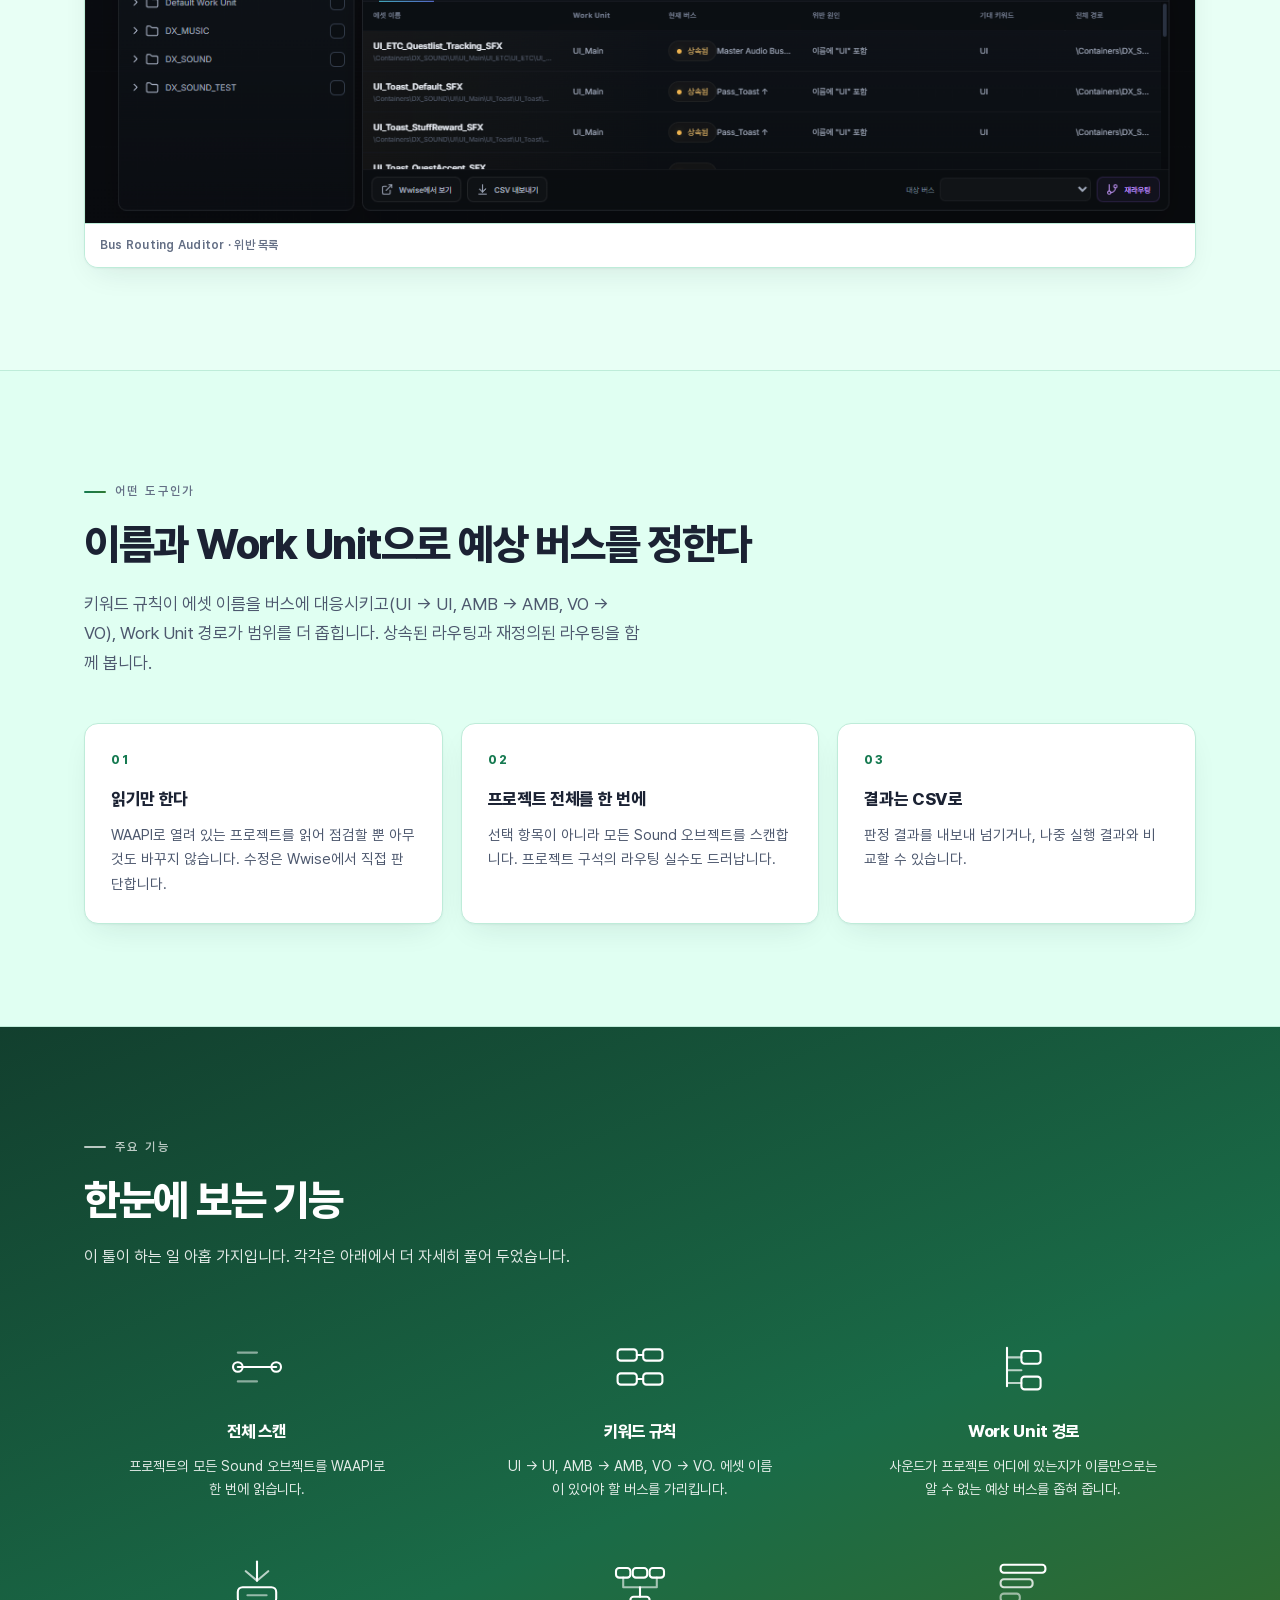
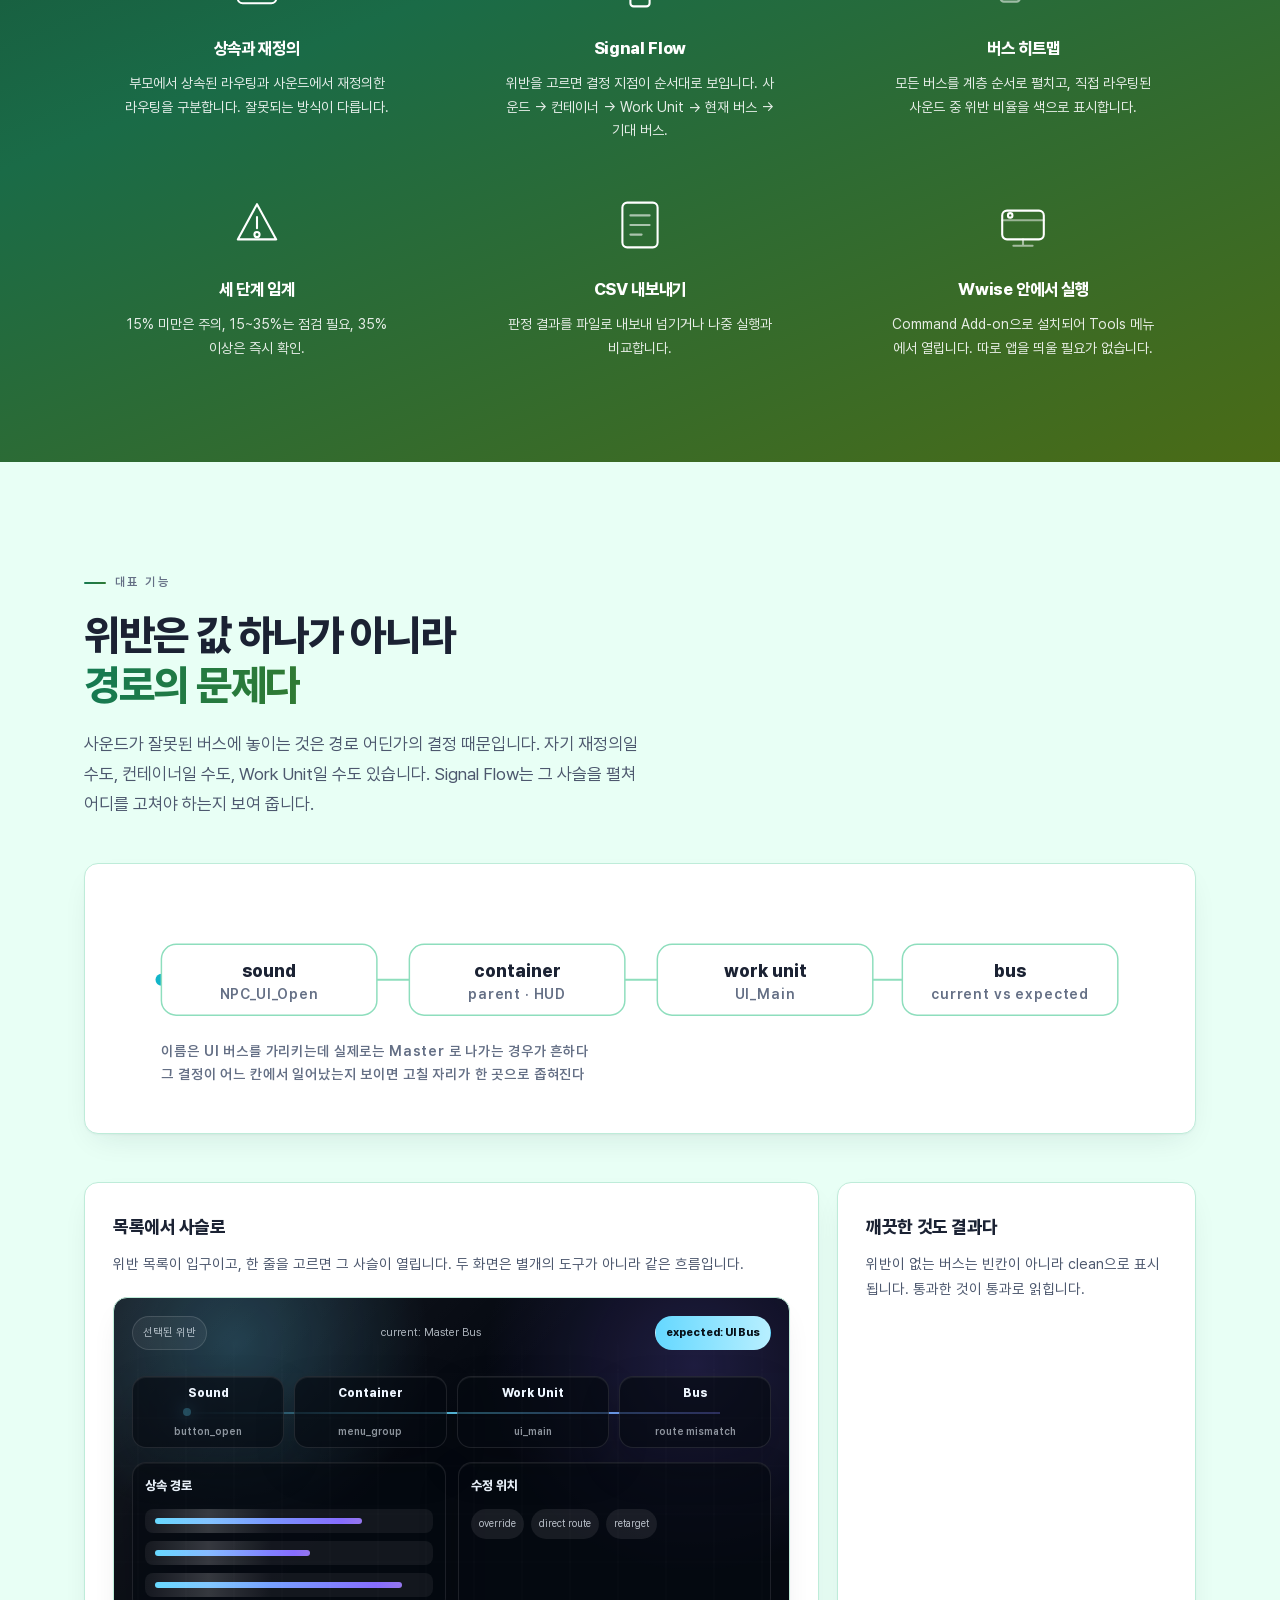
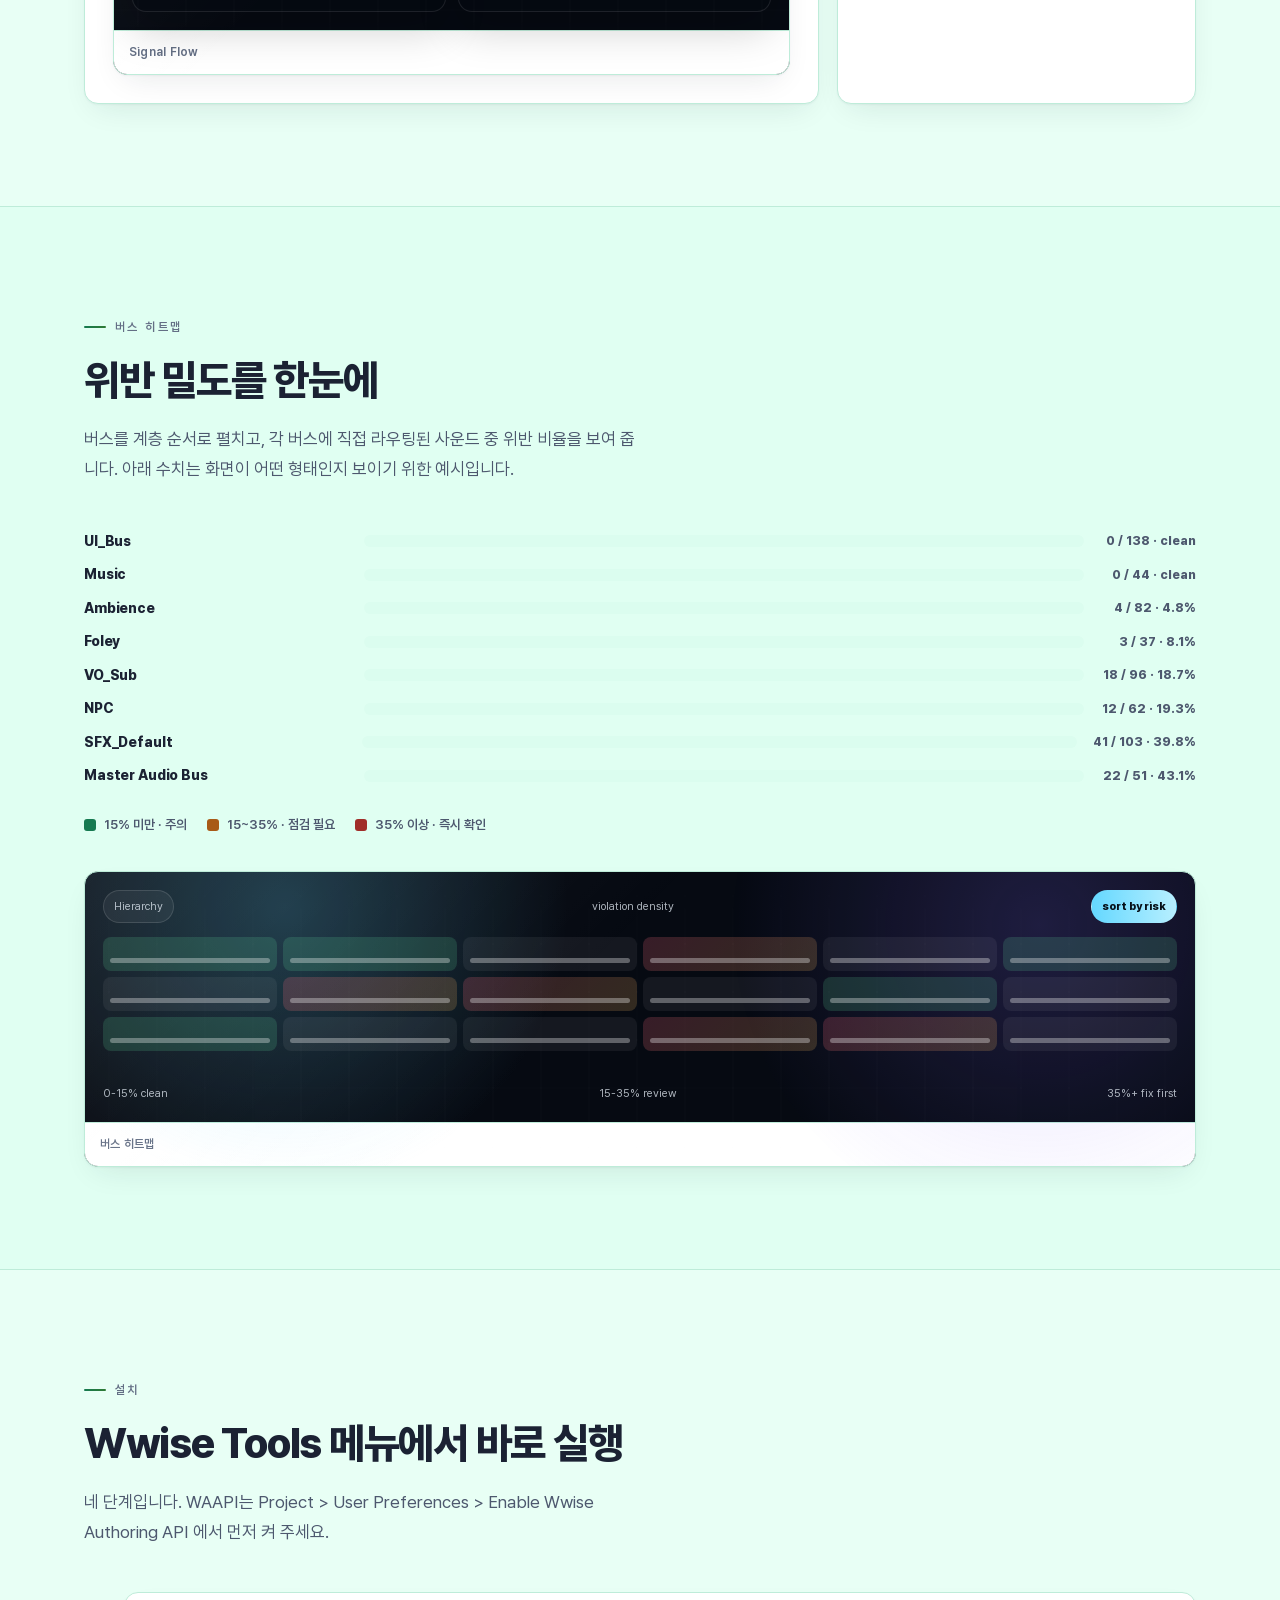
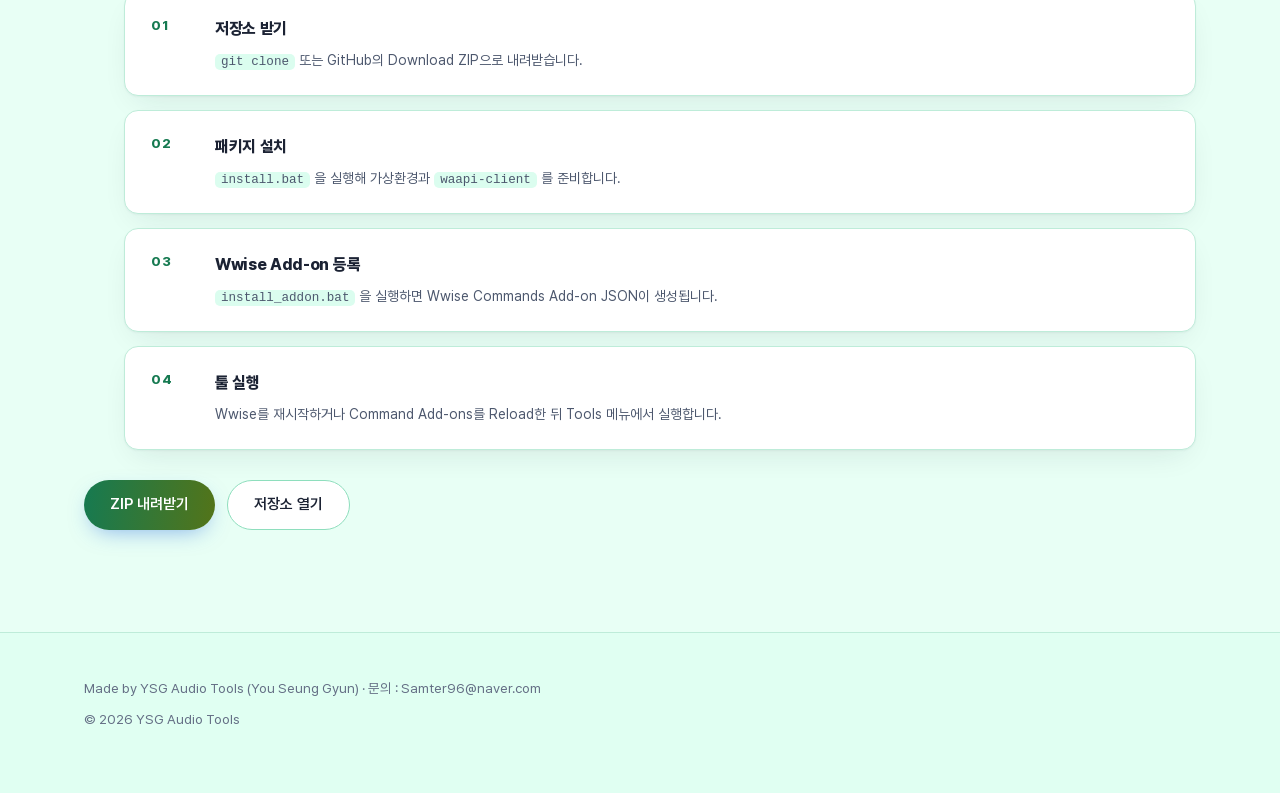
<file: bus-routing-auditor/index.html>
<!doctype html>
<html lang="ko">
<head>
<meta charset="utf-8">
<meta name="viewport" content="width=device-width, initial-scale=1, viewport-fit=cover">
<title>Wwise Bus Routing Auditor — 버스 라우팅 점검 도구</title>
<meta name="description" content="Wwise 프로젝트 전체 Sound 오브젝트를 WAAPI로 스캔해 에셋 이름과 Work Unit 경로 기준으로 예상 버스를 판정하고, 위반 목록·Signal Flow·버스별 Heatmap을 한 흐름으로 연결하는 점검 도구.">
<link rel="icon" href="../assets/favicon-ysg.ico" sizes="any">
<link rel="icon" type="image/svg+xml" href="../assets/ysg-favicon.svg">
<link rel="apple-touch-icon" href="../assets/favicon-ysg.png">
<!-- 공용 스타일시트·스크립트. 페이지마다 복사하지 말 것. -->
<link rel="stylesheet" href="../assets/ysg.css">
<style>
  /* Bus Routing Auditor 키컬러 — 에메랄드 → 올리브.
     실측: 흰글자/key 5.33:1 · key/흰바탕 5.33:1 · 패널 최악 6.17:1.
     ⚠ 기존 강조색(#5dd0d8)은 다른 툴들과 거의 같은 시안이라 구분이 안 됐다. */
  :root{
    --key:      #167a51;
    --key-2:    #537419;
    --key-grad: #2f7a34;
    --keys-1:   #123f2e;
    --keys-2:   #1a6b47;
    --keys-3:   #4a6b16;

    /* 밝은 지면을 초록으로 물들인다 — 다른 밝은 페이지와 같은 흰색이
       아니라 이 페이지만의 흰색이 되도록. 채도를 크게 올렸다 — 이전
       버전은 너무 옅어서 흰색과 구분이 안 됐다 (지적 반영, 2026-09-10). */
    --paper:  #e8fff5;
    --tint:   #e0fff2;
    --tint-2: #dbfdef;
    --line:   #beecd9;
    --line-2: #8edebd;
  }
  .product-photo{
    margin:0; width:100%; aspect-ratio:1; align-self:center;
    border-radius:var(--r); overflow:hidden; background:#071411;
    border:1px solid rgba(255,255,255,.14);
    box-shadow:0 34px 72px -38px rgba(5,52,44,.74), 0 0 0 1px rgba(255,255,255,.04);
  }
  .product-photo img{display:block; width:100%; height:100%; object-fit:cover}
  @media (max-width:1000px){
    .product-photo{max-width:560px; margin-inline:auto}
  }
  /* 히트맵 — 이 툴에만 있는 부품. 색이 곧 위반 밀도다 */
  .heat{margin-top:44px; display:grid; gap:9px}
  .heat__row{
    display:grid; grid-template-columns:minmax(120px,1.1fr) 3fr minmax(96px,auto);
    gap:16px; align-items:center; font-size:14px;
  }
  .heat__name{font-weight:700; letter-spacing:-.01em; white-space:nowrap;
    overflow:hidden; text-overflow:ellipsis}
  .heat__track{height:12px; border-radius:999px; background:var(--tint-2); overflow:hidden}
  .heat__fill{height:100%; border-radius:999px}
  .heat__num{
    font-size:12.5px; font-weight:700; color:var(--ink-2);
    font-variant-numeric:tabular-nums; text-align:right; white-space:nowrap;
  }
  .heat__legend{
    display:flex; flex-wrap:wrap; gap:20px; margin-top:26px;
    font-size:13px; color:var(--ink-2);
  }
  .heat__legend b{display:inline-flex; align-items:center; gap:8px; font-weight:600}
  .heat__legend i{width:12px; height:12px; border-radius:3px}
  @media (max-width:640px){
    .heat__row{grid-template-columns:1fr auto; gap:6px 12px}
    .heat__track{grid-column:1 / -1}
  }
  /* 설치 단계 */
  .steps{margin-top:44px; display:grid; gap:14px}
  .steps li{
    list-style:none; display:grid; grid-template-columns:46px 1fr; gap:18px;
    padding:22px 26px; background:#fff; border:1px solid var(--line);
    border-radius:var(--r); box-shadow:var(--shadow);
  }
  .steps b{font-size:13px; font-weight:800; letter-spacing:.1em; color:var(--key)}
  .steps h3{font-size:16px; font-weight:800; letter-spacing:-.02em}
  .steps p{margin:5px 0 0; font-size:14px; color:var(--ink-2)}
  .steps code{
    font-family:ui-monospace, "Cascadia Mono", Consolas, monospace; font-size:.9em;
    background:var(--tint-2); padding:1px 6px; border-radius:5px;
    /* ⚠ 긴 파일명(att_auditor_exceptions.json 등)이 줄바꿈되지 않으면
       그 최소폭이 타일 → 그리드 → 문서로 전파돼 320px 에서 가로 스크롤이 생긴다. */
    overflow-wrap:anywhere;
  }
</style>
</head>
<body>

<header class="topbar">
  <div class="topbar__in">
    <a class="ysglogo" href="../index.html" aria-label="YSG Audio Tools">
      <span class="ysglogo__mark" aria-hidden="true"><img src="../assets/ysg-mark-color.svg" alt="" /></span>
      <span>YSG<b>.AUDIO</b></span>
    </a>
    <a class="brand" href="#top">
      <span class="brand__name">Bus Routing Auditor</span>
      <span class="brand__v">v2.0.0</span>
    </a>
    <nav class="navlinks" aria-label="페이지 섹션">
      <a href="#overview" data-en="Overview">개요</a>
      <a href="#signal" data-en="Signal flow">시그널</a>
      <a href="#heatmap" data-en="Heatmap">히트맵</a>
      <a href="#install" data-en="Install">설치</a>
    </nav>
    <button class="langswitch" type="button" aria-label="언어 전환" aria-pressed="false"><span class="ko">KO</span><span class="en">EN</span></button>
    <a class="ghicon" href="https://github.com/samter96/Wwise-Bus-Routing-Auditor" target="_blank" rel="noreferrer" aria-label="GitHub repository">
      <svg viewBox="0 0 24 24" aria-hidden="true"><path d="M12 .5a12 12 0 0 0-3.79 23.39c.6.11.82-.26.82-.58v-2.03c-3.34.73-4.04-1.42-4.04-1.42-.55-1.38-1.34-1.75-1.34-1.75-1.09-.75.08-.73.08-.73 1.21.08 1.85 1.24 1.85 1.24 1.07 1.84 2.81 1.31 3.5 1 .11-.78.42-1.31.76-1.61-2.67-.3-5.47-1.33-5.47-5.93 0-1.31.47-2.38 1.24-3.22-.12-.3-.54-1.52.12-3.18 0 0 1.01-.32 3.3 1.23a11.4 11.4 0 0 1 6 0c2.29-1.55 3.3-1.23 3.3-1.23.66 1.66.24 2.88.12 3.18.77.84 1.24 1.91 1.24 3.22 0 4.61-2.81 5.63-5.49 5.93.43.37.81 1.1.81 2.22v3.29c0 .32.22.7.83.58A12 12 0 0 0 12 .5z"/></svg>
    </a>
  </div>
</header>

<main id="top">

  <!-- ── 히어로 ─────────────────────────────────────────────── -->
  <section class="hero">
    <div class="aura" aria-hidden="true"><i></i><i></i><i></i></div>
    <div class="wrap">
      <div class="hero__head">
        <span class="eyebrow" data-en="WAAPI routing inspection">WAAPI 라우팅 점검</span>
        <h1 class="display" data-en='Audit bus routing at once,<br><span class="grad">trace every path</span>'>버스 라우팅을 한 번에 점검하고<br><span class="grad">흐름으로 추적</span></h1>
      </div>
      <p class="hero__sub" data-en="A sound on the wrong bus usually shows up after the mix is already balanced. One pass over the project finds every object routed somewhere its name and Work Unit path do not agree with - and shows where the routing went wrong.">
엉뚱한 버스에 걸린 사운드는 믹스를 다 잡은 뒤에야 티가 납니다.
        프로젝트를 한 번 훑어 이름과 Work Unit 경로가 말해 주는 버스와 다른 것만
        골라내고, 어디서 어긋났는지까지 짚어 줍니다.
      </p>

      <div class="pitch">
        <figure class="product-photo" aria-label="Bus Routing Auditor 제품 이미지">
          <img src="assets/v2/product-box.png" alt="Bus Routing Auditor 제품 이미지">
        </figure>
        <div class="pitch__copy">
          <p data-en="It runs from the Wwise Tools menu over WAAPI, reads the project as it stands, and writes nothing back. Findings export as CSV.">
            Wwise의 Tools 메뉴에서 WAAPI로 실행되어 현재 프로젝트를 그대로 읽고,
            프로젝트에는 아무것도 쓰지 않습니다. 결과는 CSV로 내보낼 수 있습니다.
          </p>

          <!-- ⚠ Wwise·Unreal 로고는 공식 브랜드 키트에서 받아야 한다. 받기 전까지는
               글자로만 적는다 (닮게 그리면 상표를 틀리게 쓰는 것이다). -->
          <div class="plats">
            <span class="plat"><svg viewBox="0 0 24 24" aria-hidden="true"><path fill="#00549F" d="M6 12c0 .7644-.6193 1.3846-1.3846 1.3846-.7645 0-1.3847-.6202-1.3847-1.3846 0-.765.6202-1.3846 1.3847-1.3846C5.3807 10.6154 6 11.2351 6 12m7.8462-5.5384c0 1.0191-.826 1.8461-1.8463 1.8461-1.0188 0-1.8461-.827-1.8461-1.8461 0-1.0197.8273-1.8462 1.8461-1.8462 1.0203 0 1.8463.8265 1.8463 1.8462M1.8462 12a.923.923 0 0 1-.9231.923C.4143 12.923 0 12.5096 0 12c0-.5102.4142-.923.923-.923.51 0 .923.4128.923.923M24 12c0 .5095-.4133.923-.923.923-.5089 0-.9231-.4135-.9231-.923 0-.5102.4142-.923.923-.923.5098 0 .923.4128.923.923m-3.2306 0c0 .7644-.6195 1.3846-1.3847 1.3846C18.6203 13.3846 18 12.7644 18 12c0-.765.6203-1.3846 1.3846-1.3846.7652 0 1.3847.6197 1.3847 1.3846m-8.2252 2.8356c.0034.535.2557 1.0139.6581 1.3139.4006.3332.6584.8409.6584 1.4048 0 1.0139-.8192 1.8303-1.8295 1.8303H12c-1.0116 0-1.8317-.8164-1.8317-1.8303 0-.564.2596-1.0716.6606-1.4048.3999-.3.6615-.7788.6577-1.314v-.1283c-.004-.5395-.2578-1.0183-.6577-1.3154-.401-.336-.6606-.8423-.6606-1.4077 0-1.0125.8201-1.8302 1.8317-1.8302h.0312c1.0103 0 1.8295.8177 1.8295 1.8302 0 .5654-.2578 1.0717-.6584 1.4077a1.6166 1.6166 0 0 0-.658 1.3154v.1284m3.6922-2.7692c.0033.535.2557 1.0139.658 1.3139.4007.3332.6585.8409.6585 1.4048 0 1.0139-.8192 1.8302-1.8295 1.8302h-.031c-1.0118 0-1.8318-.8163-1.8318-1.8302 0-.564.2597-1.0716.6606-1.4048.3999-.3.6614-.7788.6577-1.314v-.1283c-.004-.5395-.2578-1.0183-.6577-1.3154-.401-.336-.6606-.8423-.6606-1.4077 0-1.0125.82-1.8302 1.8318-1.8302h.031c1.0103 0 1.8295.8177 1.8295 1.8302 0 .5654-.2578 1.0717-.6584 1.4077a1.6166 1.6166 0 0 0-.658 1.3154v.1284m-7.3848 0c.0035.535.2559 1.0139.6582 1.3139a1.828 1.828 0 0 1 .6583 1.4048c0 1.0139-.8193 1.8302-1.8294 1.8302h-.0312c-1.0116 0-1.8317-.8163-1.8317-1.8302 0-.564.2596-1.0716.6606-1.4048.3999-.3.6615-.7788.6577-1.314v-.1283c-.004-.5395-.2578-1.0183-.6577-1.3154-.401-.336-.6606-.8423-.6606-1.4077 0-1.0125.8201-1.8302 1.8317-1.8302h.0312c1.0101 0 1.8294.8177 1.8294 1.8302 0 .5654-.2578 1.0717-.6583 1.4077a1.617 1.617 0 0 0-.6582 1.3154v.1284"/></svg><span>Wwise 2023 · 2024 · 2025</span></span>
            <span class="plat"><svg viewBox="0 0 24 24" aria-hidden="true"><path fill="#3776AB" d="M14.25.18l.9.2.73.26.59.3.45.32.34.34.25.34.16.33.1.3.04.26.02.2-.01.13V8.5l-.05.63-.13.55-.21.46-.26.38-.3.31-.33.25-.35.19-.35.14-.33.1-.3.07-.26.04-.21.02H8.77l-.69.05-.59.14-.5.22-.41.27-.33.32-.27.35-.2.36-.15.37-.1.35-.07.32-.04.27-.02.21v3.06H3.17l-.21-.03-.28-.07-.32-.12-.35-.18-.36-.26-.36-.36-.35-.46-.32-.59-.28-.73-.21-.88-.14-1.05-.05-1.23.06-1.22.16-1.04.24-.87.32-.71.36-.57.4-.44.42-.33.42-.24.4-.16.36-.1.32-.05.24-.01h.16l.06.01h8.16v-.83H6.18l-.01-2.75-.02-.37.05-.34.11-.31.17-.28.25-.26.31-.23.38-.2.44-.18.51-.15.58-.12.64-.1.71-.06.77-.04.84-.02 1.27.05zm-6.3 1.98l-.23.33-.08.41.08.41.23.34.33.22.41.09.41-.09.33-.22.23-.34.08-.41-.08-.41-.23-.33-.33-.22-.41-.09-.41.09zm13.09 3.95l.28.06.32.12.35.18.36.27.36.35.35.47.32.59.28.73.21.88.14 1.04.05 1.23-.06 1.23-.16 1.04-.24.86-.32.71-.36.57-.4.45-.42.33-.42.24-.4.16-.36.09-.32.05-.24.02-.16-.01h-8.22v.82h5.84l.01 2.76.02.36-.05.34-.11.31-.17.29-.25.25-.31.24-.38.2-.44.17-.51.15-.58.13-.64.09-.71.07-.77.04-.84.01-1.27-.04-1.07-.14-.9-.2-.73-.25-.59-.3-.45-.33-.34-.34-.25-.34-.16-.33-.1-.3-.04-.25-.02-.2.01-.13v-5.34l.05-.64.13-.54.21-.46.26-.38.3-.32.33-.24.35-.2.35-.14.33-.1.3-.06.26-.04.21-.02.13-.01h5.84l.69-.05.59-.14.5-.21.41-.28.33-.32.27-.35.2-.36.15-.36.1-.35.07-.32.04-.28.02-.21V6.07h2.09l.14.01zm-6.47 14.25l-.23.33-.08.41.08.41.23.33.33.23.41.08.41-.08.33-.23.23-.33.08-.41-.08-.41-.23-.33-.33-.23-.41-.08-.41.08z"/></svg><span>Python 3.10+</span></span>
            <span class="plat"><span>WAAPI 8080</span></span>
          </div>

          <div class="btnrow">
            <a class="btn btn--primary" href="https://github.com/samter96/Wwise-Bus-Routing-Auditor/archive/refs/heads/master.zip" data-en="Download ZIP">ZIP 내려받기</a>
            <a class="btn" href="https://github.com/samter96/Wwise-Bus-Routing-Auditor" target="_blank" rel="noreferrer" data-en="Repository">저장소 열기</a>
          </div>
          <p class="btnnote" data-en="WAAPI must be enabled in Project &gt; User Preferences first.">WAAPI를 Project &gt; User Preferences 에서 먼저 켜야 합니다.</p>
        </div>
      </div>

      <figure class="shot shot--hero" data-shot>
        <img data-src="assets/v2/audit.png" alt="위반 목록 화면">
        <div class="shot__ph">
          <b>assets/v2/audit.png</b>
          <span data-en="The violation list after a project scan - bus tree on one side, findings on the other.">프로젝트 스캔 직후의 위반 목록 — 버스 트리와 판정 결과가 함께 보이게</span>
          <em>2560 × 1400 · PNG</em>
        </div>
        <figcaption data-en="Bus Routing Auditor - violation list">Bus Routing Auditor · 위반 목록</figcaption>
      </figure>
    </div>
  </section>

  <!-- ── 개요 ──────────────────────────────────────────────── -->
  <section id="overview" class="band">
    <div class="wrap">
      <div class="rise">
        <span class="eyebrow" data-en="What it is">어떤 도구인가</span>
        <h2 class="h2" data-en="Expected bus from the name and the Work Unit">이름과 Work Unit으로 예상 버스를 정한다</h2>
        <p class="lead" data-en="Keyword rules map an asset name to a bus - UI to UI, AMB to AMB, VO to VO - and the Work Unit path narrows it further. Both inherited and overridden routing are taken into account.">
          키워드 규칙이 에셋 이름을 버스에 대응시키고(UI → UI, AMB → AMB, VO → VO),
          Work Unit 경로가 범위를 더 좁힙니다. 상속된 라우팅과 재정의된 라우팅을 함께 봅니다.
        </p>
      </div>
      <div class="rules">
        <div class="rule rise">
          <span class="num">01</span>
          <h3 data-en="Reads, never writes">읽기만 한다</h3>
          <p data-en="The audit runs over WAAPI against the open project and changes nothing. Fixing stays your decision in Wwise.">WAAPI로 열려 있는 프로젝트를 읽어 점검할 뿐 아무것도 바꾸지 않습니다. 수정은 Wwise에서 직접 판단합니다.</p>
        </div>
        <div class="rule rise">
          <span class="num">02</span>
          <h3 data-en="Whole project in one pass">프로젝트 전체를 한 번에</h3>
          <p data-en="Every Sound object is scanned, not a selection, so a routing mistake in a corner of the project still surfaces.">선택 항목이 아니라 모든 Sound 오브젝트를 스캔합니다. 프로젝트 구석의 라우팅 실수도 드러납니다.</p>
        </div>
        <div class="rule rise">
          <span class="num">03</span>
          <h3 data-en="Findings leave as CSV">결과는 CSV로</h3>
          <p data-en="Export the findings and hand them over, or diff them against a later run.">판정 결과를 내보내 넘기거나, 나중 실행 결과와 비교할 수 있습니다.</p>
        </div>
      </div>
    </div>
  </section>

  <!-- ── Key Features ───────────────────────────────────────── -->
  <section id="keys" class="keys">
    <div class="wrap">
      <div class="rise">
        <span class="eyebrow" data-en="Key features">주요 기능</span>
        <h2 class="h2" data-en="Everything it does, at a glance">한눈에 보는 기능</h2>
        <p class="keys__lead" data-en="Nine things the tool does. Each one is opened up further down the page.">
          이 툴이 하는 일 아홉 가지입니다. 각각은 아래에서 더 자세히 풀어 두었습니다.
        </p>
      </div>
      <div class="keys__grid">
        <div class="key rise">
          <svg viewBox="0 0 40 40" aria-hidden="true"><path d="M8 20h24"/><circle cx="8" cy="20" r="3"/><circle cx="32" cy="20" r="3"/><path d="M8 11h12M8 29h12" opacity=".5"/></svg>
          <h3 data-en="Project-wide scan">전체 스캔</h3>
          <p data-en="Every Sound object in the project, read over WAAPI in one pass.">프로젝트의 모든 Sound 오브젝트를 WAAPI로 한 번에 읽습니다.</p>
        </div>
        <div class="key rise">
          <svg viewBox="0 0 40 40" aria-hidden="true"><rect x="6" y="9" width="12" height="7" rx="2"/><rect x="22" y="9" width="12" height="7" rx="2"/><path d="M18 12.5h4"/><rect x="6" y="24" width="12" height="7" rx="2"/><rect x="22" y="24" width="12" height="7" rx="2"/><path d="M18 27.5h4"/></svg>
          <h3 data-en="Keyword rules">키워드 규칙</h3>
          <p data-en="UI to UI, AMB to AMB, VO to VO - the asset name suggests the bus it should be on.">UI → UI, AMB → AMB, VO → VO. 에셋 이름이 있어야 할 버스를 가리킵니다.</p>
        </div>
        <div class="key rise">
          <svg viewBox="0 0 40 40" aria-hidden="true"><path d="M10 8v24"/><path d="M10 14h9M10 22h9M10 30h9" opacity=".7"/><rect x="19" y="10" width="12" height="8" rx="2"/><rect x="19" y="26" width="12" height="8" rx="2"/></svg>
          <h3 data-en="Work Unit path">Work Unit 경로</h3>
          <p data-en="Where a sound lives in the project narrows the expected bus beyond what the name alone says.">사운드가 프로젝트 어디에 있는지가 이름만으로는 알 수 없는 예상 버스를 좁혀 줍니다.</p>
        </div>
        <div class="key rise">
          <svg viewBox="0 0 40 40" aria-hidden="true"><path d="M20 6v12"/><path d="M13 12l7 6 7-6" opacity=".7"/><rect x="8" y="22" width="24" height="10" rx="3"/><path d="M14 27h12" opacity=".55"/></svg>
          <h3 data-en="Inherited and overridden">상속과 재정의</h3>
          <p data-en="Routing inherited from a parent and routing overridden on the sound are told apart, because they fail differently.">부모에서 상속된 라우팅과 사운드에서 재정의한 라우팅을 구분합니다. 잘못되는 방식이 다릅니다.</p>
        </div>
        <div class="key rise">
          <svg viewBox="0 0 40 40" aria-hidden="true"><rect x="5" y="10" width="9" height="6" rx="2"/><rect x="15.5" y="10" width="9" height="6" rx="2"/><rect x="26" y="10" width="9" height="6" rx="2"/><path d="M9.5 16v6h21v-6" opacity=".6"/><path d="M20 22v6"/><rect x="14" y="28" width="12" height="6" rx="2"/></svg>
          <h3 data-en="Signal flow">Signal Flow</h3>
          <p data-en="Pick a violation and the decision points appear in order - sound, container, Work Unit, current bus, expected bus.">위반을 고르면 결정 지점이 순서대로 보입니다. 사운드 → 컨테이너 → Work Unit → 현재 버스 → 기대 버스.</p>
        </div>
        <div class="key rise">
          <svg viewBox="0 0 40 40" aria-hidden="true"><rect x="6" y="8" width="28" height="5" rx="2"/><rect x="6" y="17" width="20" height="5" rx="2" opacity=".8"/><rect x="6" y="26" width="12" height="5" rx="2" opacity=".55"/></svg>
          <h3 data-en="Bus heatmap">버스 히트맵</h3>
          <p data-en="Every bus in hierarchy order, coloured by the share of directly routed sounds flagged as violations.">모든 버스를 계층 순서로 펼치고, 직접 라우팅된 사운드 중 위반 비율을 색으로 표시합니다.</p>
        </div>
        <div class="key rise">
          <svg viewBox="0 0 40 40" aria-hidden="true"><path d="M20 7l12 22H8z"/><path d="M20 15v7" /><circle cx="20" cy="26" r="1.6"/></svg>
          <h3 data-en="Three thresholds">세 단계 임계</h3>
          <p data-en="Under 15% is worth noting, 15-35% needs a look, and 35% or more should be dealt with now.">15% 미만은 주의, 15~35%는 점검 필요, 35% 이상은 즉시 확인.</p>
        </div>
        <div class="key rise">
          <svg viewBox="0 0 40 40" aria-hidden="true"><rect x="9" y="6" width="22" height="28" rx="3"/><path d="M14 14h12M14 20h12M14 26h7" opacity=".6"/></svg>
          <h3 data-en="CSV export">CSV 내보내기</h3>
          <p data-en="Findings leave the tool as a file you can hand over or diff against a later run.">판정 결과를 파일로 내보내 넘기거나 나중 실행과 비교합니다.</p>
        </div>
        <div class="key rise">
          <svg viewBox="0 0 40 40" aria-hidden="true"><rect x="7" y="11" width="26" height="18" rx="3"/><path d="M7 17h26" opacity=".5"/><circle cx="12" cy="14" r="1.4"/><path d="M20 29v4M14 33h12" opacity=".55"/></svg>
          <h3 data-en="Runs inside Wwise">Wwise 안에서 실행</h3>
          <p data-en="Installed as a Command Add-on, it opens from the Tools menu - no separate app to switch to.">Command Add-on으로 설치되어 Tools 메뉴에서 열립니다. 따로 앱을 띄울 필요가 없습니다.</p>
        </div>
      </div>
    </div>
  </section>

  <!-- ── 대표 기능: Signal Flow ─────────────────────────────── -->
  <section id="signal">
    <div class="wrap">
      <div class="rise">
        <span class="eyebrow" data-en="Featured">대표 기능</span>
        <h2 class="h2" data-en='A violation is a chain,<br><span class="grad">not a single value</span>'>위반은 값 하나가 아니라<br><span class="grad">경로의 문제다</span></h2>
        <p class="lead" data-en="A sound ends up on the wrong bus because of a decision somewhere along the chain - its own override, its container, its Work Unit. Signal Flow lays that chain out so the fix goes to the right place.">
          사운드가 잘못된 버스에 놓이는 것은 경로 어딘가의 결정 때문입니다.
          자기 재정의일 수도, 컨테이너일 수도, Work Unit일 수도 있습니다.
          Signal Flow는 그 사슬을 펼쳐 어디를 고쳐야 하는지 보여 줍니다.
        </p>
      </div>

      <!-- 움직임 — 결정이 흐르는 순서가 정보다 -->
      <div class="flow rise">
        <svg viewBox="0 0 700 130" role="img" aria-label="사운드 → 컨테이너 → Work Unit → 현재 버스 → 기대 버스">
          <line class="wire" x1="26" y1="52" x2="674" y2="52"/>
          <circle class="pulse" cx="26" cy="52" r="4"/>
          <rect class="st stage s1" x="26" y="28" width="146" height="48" rx="10"/>
          <text class="lbl" x="99" y="50" text-anchor="middle">sound</text>
          <text class="sub" x="99" y="65" text-anchor="middle">NPC_UI_Open</text>
          <rect class="st stage s2" x="194" y="28" width="146" height="48" rx="10"/>
          <text class="lbl" x="267" y="50" text-anchor="middle">container</text>
          <text class="sub" x="267" y="65" text-anchor="middle">parent · HUD</text>
          <rect class="st stage s3" x="362" y="28" width="146" height="48" rx="10"/>
          <text class="lbl" x="435" y="50" text-anchor="middle">work unit</text>
          <text class="sub" x="435" y="65" text-anchor="middle">UI_Main</text>
          <rect class="st stage s4" x="528" y="28" width="146" height="48" rx="10"/>
          <text class="lbl" x="601" y="50" text-anchor="middle">bus</text>
          <text class="sub" x="601" y="65" text-anchor="middle">current vs expected</text>
          <text class="sub" x="26" y="104">이름은 UI 버스를 가리키는데 실제로는 Master 로 나가는 경우가 흔하다</text>
          <text class="sub" x="26" y="119">그 결정이 어느 칸에서 일어났는지 보이면 고칠 자리가 한 곳으로 좁혀진다</text>
        </svg>
      </div>

      <div class="tiles">
        <div class="tile tile--wide rise">
          <h3 data-en="Findings, then the chain">목록에서 사슬로</h3>
          <p data-en="The violation list is the entry point; picking a row opens its chain. The two views are the same pass, not separate tools.">위반 목록이 입구이고, 한 줄을 고르면 그 사슬이 열립니다. 두 화면은 별개의 도구가 아니라 같은 흐름입니다.</p>
          <figure class="shot loaded animshot" style="--demo-h:280px">
            <div class="animshot__stage" aria-hidden="true">
              <div class="animshot__top">
                <span class="anim-pill">선택된 위반</span>
                <span>current: Master Bus</span>
                <span class="anim-pill anim-pill--on">expected: UI Bus</span>
              </div>
              <div class="anim-nodeflow">
                <i class="anim-dot"></i>
                <div class="anim-node anim-panel">Sound<span>button_open</span></div>
                <div class="anim-node anim-panel">Container<span>menu_group</span></div>
                <div class="anim-node anim-panel">Work Unit<span>ui_main</span></div>
                <div class="anim-node anim-panel">Bus<span>route mismatch</span></div>
              </div>
              <div class="anim-grid">
                <div class="anim-card anim-panel">
                  <h4>상속 경로</h4>
                  <div class="anim-rows">
                    <div class="anim-row" style="--w:72%"></div>
                    <div class="anim-row" style="--w:54%"></div>
                    <div class="anim-row" style="--w:86%"></div>
                  </div>
                </div>
                <div class="anim-card anim-panel">
                  <h4>수정 위치</h4>
                  <div class="anim-tags"><span>override</span><span>direct route</span><span>retarget</span></div>
                </div>
              </div>
            </div>
            <figcaption data-en="Signal flow">Signal Flow</figcaption>
          </figure>
        </div>
        <div class="tile rise">
          <h3 data-en="Clean is also an answer">깨끗한 것도 결과다</h3>
          <p data-en="Buses with no violations are marked clean rather than left blank, so a pass reads as a pass.">위반이 없는 버스는 빈칸이 아니라 clean으로 표시됩니다. 통과한 것이 통과로 읽힙니다.</p>
        </div>
      </div>
    </div>
  </section>

  <!-- ── 히트맵 ──────────────────────────────────────────────── -->
  <section id="heatmap" class="band">
    <div class="wrap">
      <div class="rise">
        <span class="eyebrow" data-en="Bus heatmap">버스 히트맵</span>
        <h2 class="h2" data-en="Where the violations cluster">위반 밀도를 한눈에</h2>
        <p class="lead" data-en="Buses are listed in hierarchy order with the share of directly routed sounds flagged as violations. The numbers below are an example of the shape it takes.">
          버스를 계층 순서로 펼치고, 각 버스에 직접 라우팅된 사운드 중 위반 비율을
          보여 줍니다. 아래 수치는 화면이 어떤 형태인지 보이기 위한 예시입니다.
        </p>
      </div>

      <div class="heat rise">
        <div class="heat__row"><span class="heat__name">UI_Bus</span><span class="heat__track"></span><span class="heat__num">0 / 138 · clean</span></div>
        <div class="heat__row"><span class="heat__name">Music</span><span class="heat__track"></span><span class="heat__num">0 / 44 · clean</span></div>
        <div class="heat__row"><span class="heat__name">Ambience</span><span class="heat__track"><span class="heat__fill" style="width:4.8%; background:#167a51"></span></span><span class="heat__num">4 / 82 · 4.8%</span></div>
        <div class="heat__row"><span class="heat__name">Foley</span><span class="heat__track"><span class="heat__fill" style="width:8.1%; background:#167a51"></span></span><span class="heat__num">3 / 37 · 8.1%</span></div>
        <div class="heat__row"><span class="heat__name">VO_Sub</span><span class="heat__track"><span class="heat__fill" style="width:18.7%; background:#a85a17"></span></span><span class="heat__num">18 / 96 · 18.7%</span></div>
        <div class="heat__row"><span class="heat__name">NPC</span><span class="heat__track"><span class="heat__fill" style="width:19.3%; background:#a85a17"></span></span><span class="heat__num">12 / 62 · 19.3%</span></div>
        <div class="heat__row"><span class="heat__name">SFX_Default</span><span class="heat__track"><span class="heat__fill" style="width:39.8%; background:#a02e29"></span></span><span class="heat__num">41 / 103 · 39.8%</span></div>
        <div class="heat__row"><span class="heat__name">Master Audio Bus</span><span class="heat__track"><span class="heat__fill" style="width:43.1%; background:#a02e29"></span></span><span class="heat__num">22 / 51 · 43.1%</span></div>
      </div>

      <div class="heat__legend rise">
        <b><i style="background:#167a51"></i><span data-en="under 15% · worth noting">15% 미만 · 주의</span></b>
        <b><i style="background:#a85a17"></i><span data-en="15-35% · needs a look">15~35% · 점검 필요</span></b>
        <b><i style="background:#a02e29"></i><span data-en="35%+ · deal with now">35% 이상 · 즉시 확인</span></b>
      </div>

      <figure class="shot loaded animshot rise" style="--demo-h:250px; margin-top:34px">
        <div class="animshot__stage" aria-hidden="true">
          <div class="animshot__top">
            <span class="anim-pill">Hierarchy</span>
            <span>violation density</span>
            <span class="anim-pill anim-pill--on">sort by risk</span>
          </div>
          <div class="anim-matrix">
            <i class="anim-cell ok"></i><i class="anim-cell ok"></i><i class="anim-cell"></i><i class="anim-cell hot"></i><i class="anim-cell"></i><i class="anim-cell ok"></i>
            <i class="anim-cell"></i><i class="anim-cell hot"></i><i class="anim-cell hot"></i><i class="anim-cell"></i><i class="anim-cell ok"></i><i class="anim-cell"></i>
            <i class="anim-cell ok"></i><i class="anim-cell"></i><i class="anim-cell"></i><i class="anim-cell hot"></i><i class="anim-cell hot"></i><i class="anim-cell"></i>
          </div>
          <div class="animshot__bottom"><span>0-15% clean</span><span>15-35% review</span><span>35%+ fix first</span></div>
        </div>
        <figcaption data-en="Bus heatmap">버스 히트맵</figcaption>
      </figure>
    </div>
  </section>

  <!-- ── 설치 ──────────────────────────────────────────────── -->
  <section id="install">
    <div class="wrap">
      <div class="rise">
        <span class="eyebrow" data-en="Install">설치</span>
        <h2 class="h2" data-en="Runs from the Wwise Tools menu">Wwise Tools 메뉴에서 바로 실행</h2>
        <p class="lead" data-en="Four steps. Enable WAAPI in Project &gt; User Preferences &gt; Enable Wwise Authoring API first.">
          네 단계입니다. WAAPI는 Project &gt; User Preferences &gt; Enable Wwise Authoring API
          에서 먼저 켜 주세요.
        </p>
      </div>
      <ul class="steps">
        <li class="rise"><b>01</b><div>
          <h3 data-en="Get the repository">저장소 받기</h3>
          <p data-en="Clone it, or use GitHub's Download ZIP."><code>git clone</code> 또는 GitHub의 Download ZIP으로 내려받습니다.</p>
        </div></li>
        <li class="rise"><b>02</b><div>
          <h3 data-en="Install packages">패키지 설치</h3>
          <p data-en="Run install.bat to prepare the virtual environment and waapi-client."><code>install.bat</code> 을 실행해 가상환경과 <code>waapi-client</code> 를 준비합니다.</p>
        </div></li>
        <li class="rise"><b>03</b><div>
          <h3 data-en="Register the Wwise add-on">Wwise Add-on 등록</h3>
          <p data-en="Run install_addon.bat to create the Wwise Commands Add-on JSON."><code>install_addon.bat</code> 을 실행하면 Wwise Commands Add-on JSON이 생성됩니다.</p>
        </div></li>
        <li class="rise"><b>04</b><div>
          <h3 data-en="Run the tool">툴 실행</h3>
          <p data-en="Restart Wwise or reload Command Add-ons, then open it from the Tools menu.">Wwise를 재시작하거나 Command Add-ons를 Reload한 뒤 Tools 메뉴에서 실행합니다.</p>
        </div></li>
      </ul>

      <div class="btnrow" style="justify-content:flex-start">
        <a class="btn btn--primary" href="https://github.com/samter96/Wwise-Bus-Routing-Auditor/archive/refs/heads/master.zip" data-en="Download ZIP">ZIP 내려받기</a>
        <a class="btn" href="https://github.com/samter96/Wwise-Bus-Routing-Auditor" target="_blank" rel="noreferrer" data-en="Repository">저장소 열기</a>
      </div>
    </div>
  </section>

</main>

<footer class="footer">
  <div class="wrap">
    <p data-en="Made by YSG Audio Tools (You Seung Gyun) · contact: Samter96@naver.com">Made by YSG Audio Tools (You Seung Gyun) · 문의 : Samter96@naver.com</p>
    <p id="year"></p>
  </div>
</footer>

<script src="../assets/ysg.js"></script>
</body>
</html>
</file>
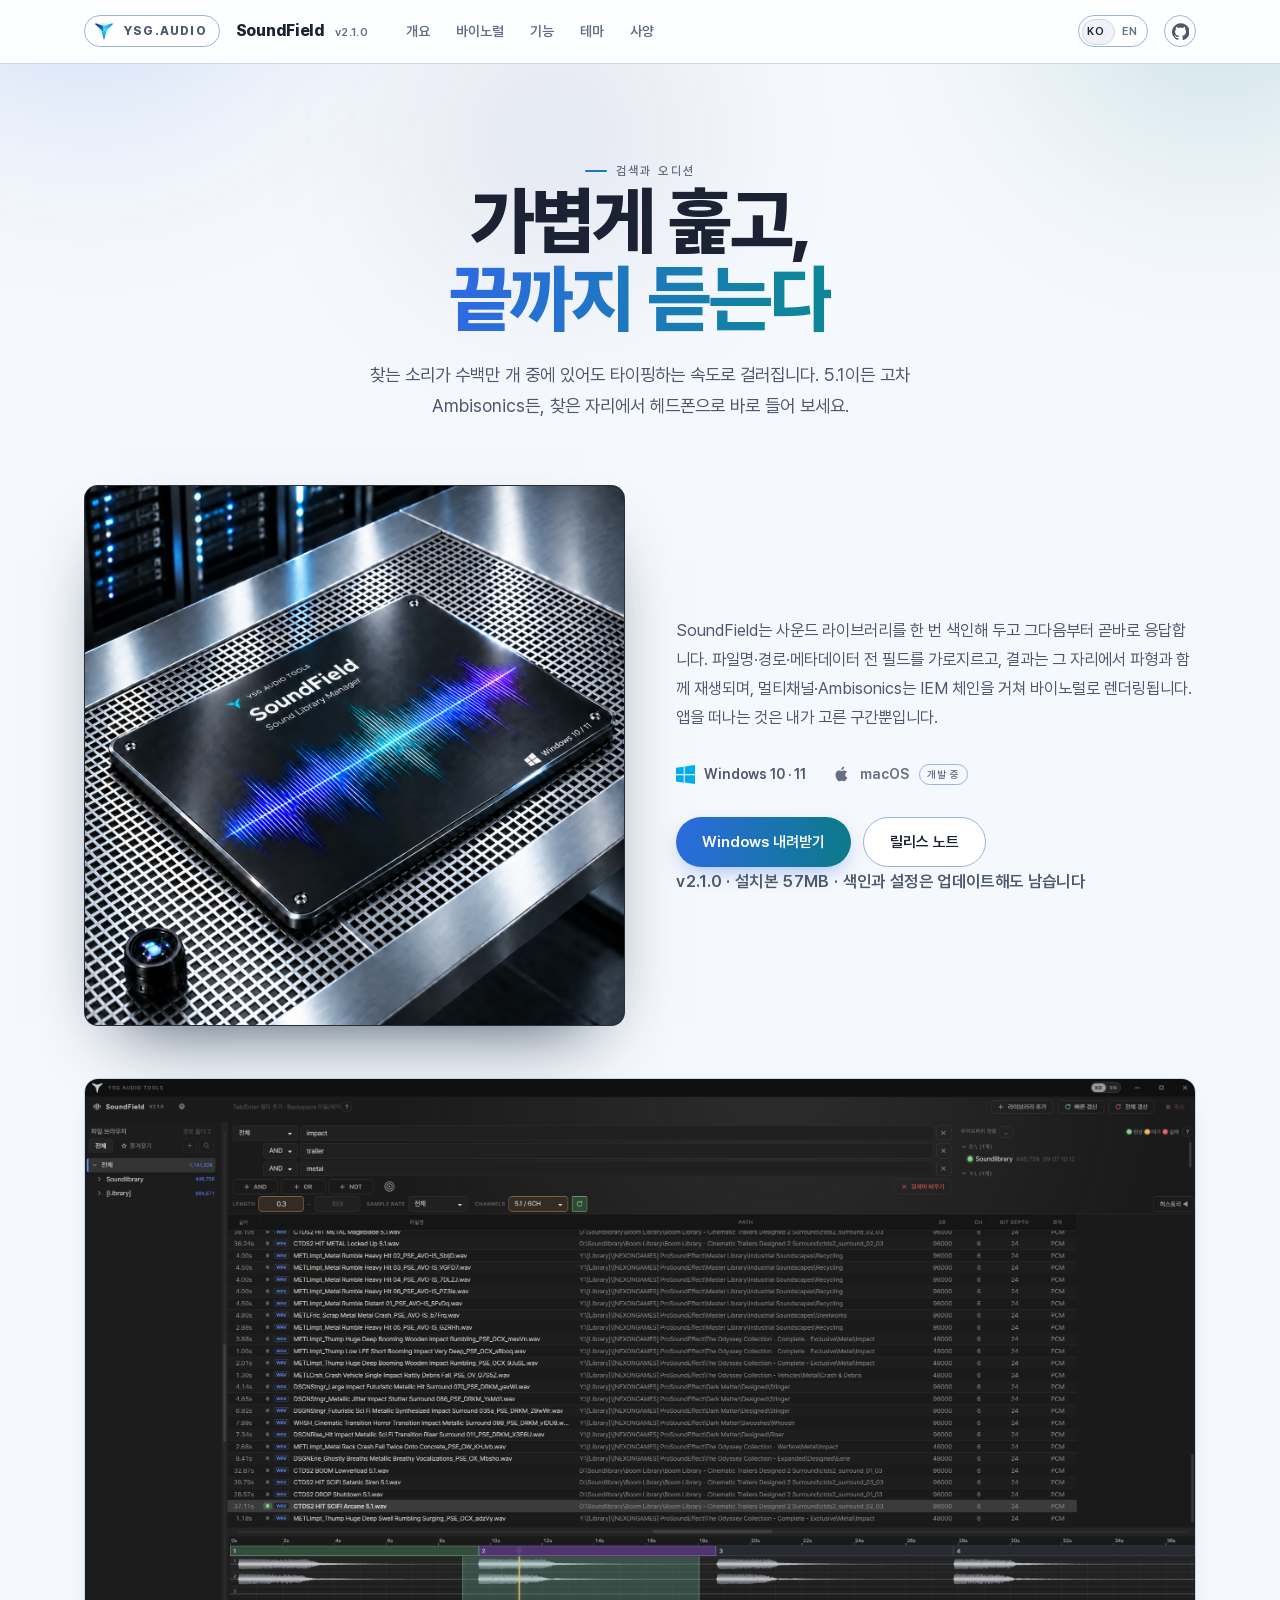
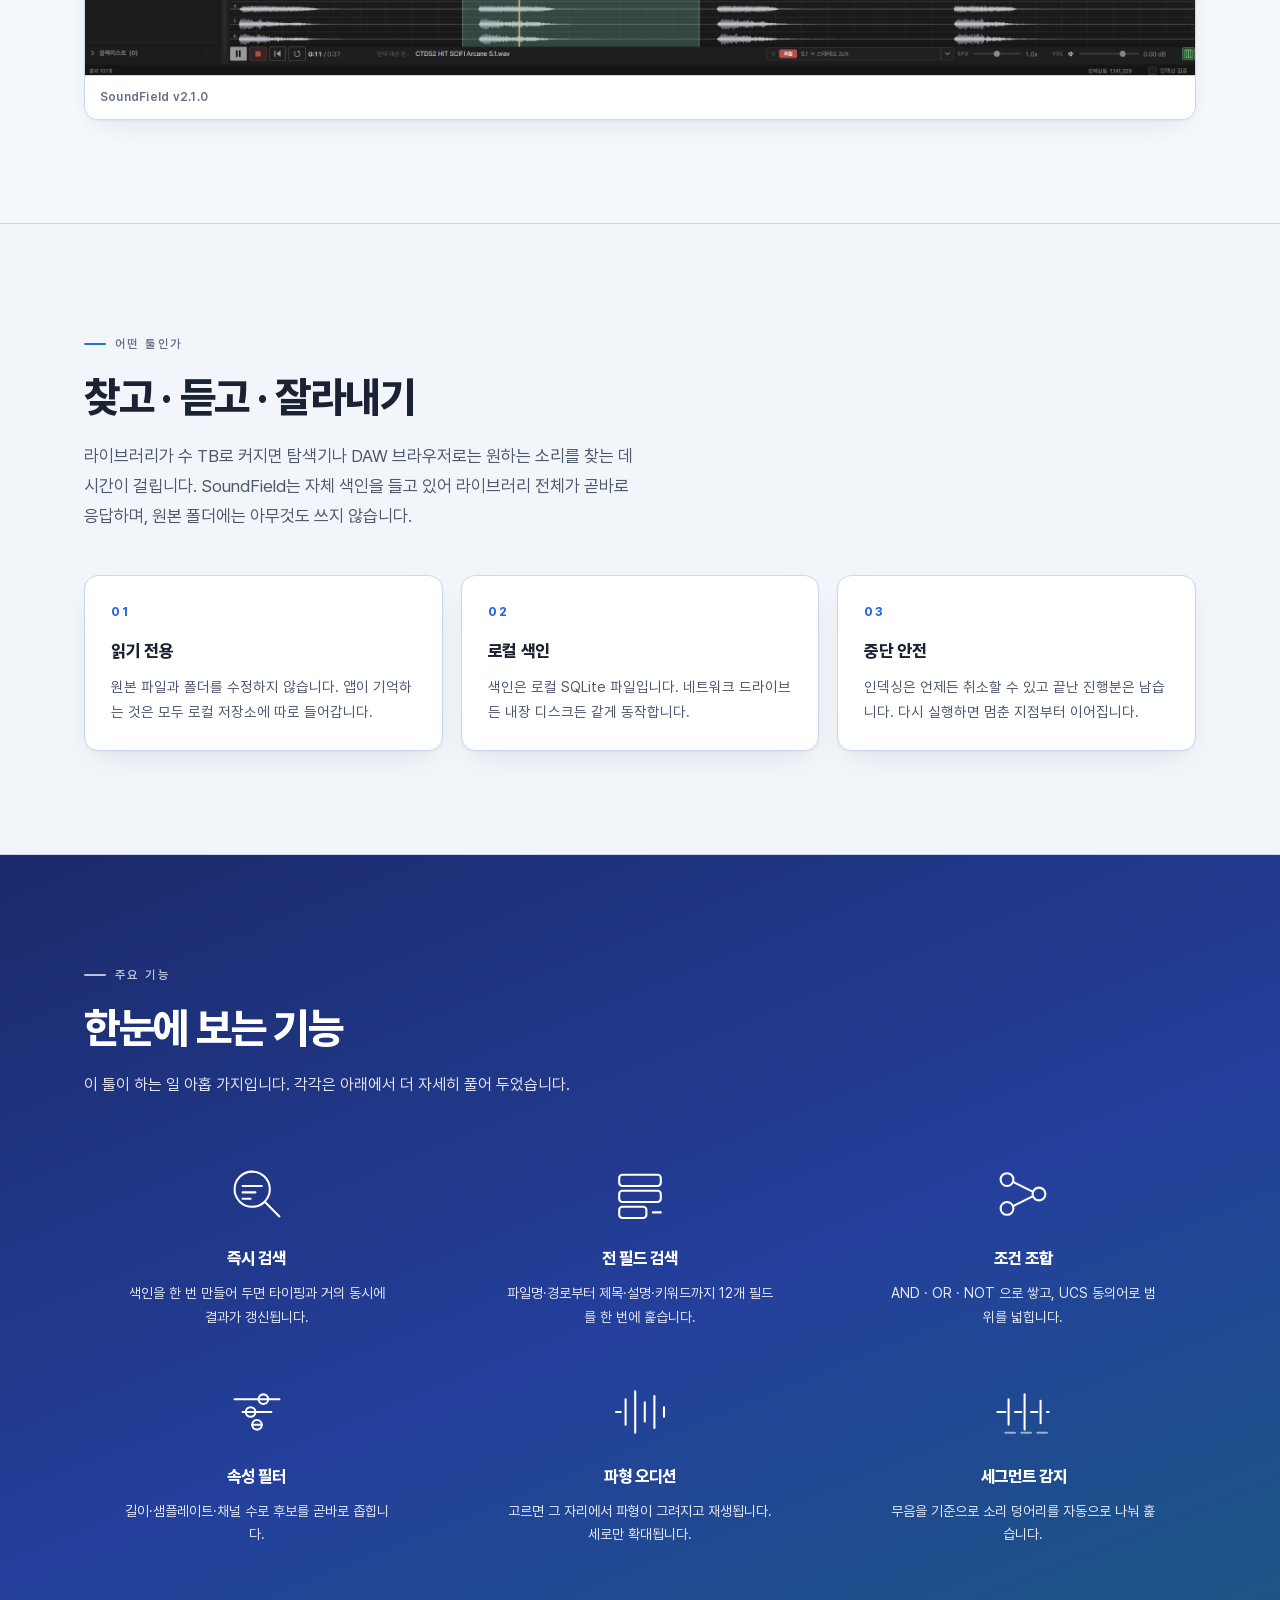
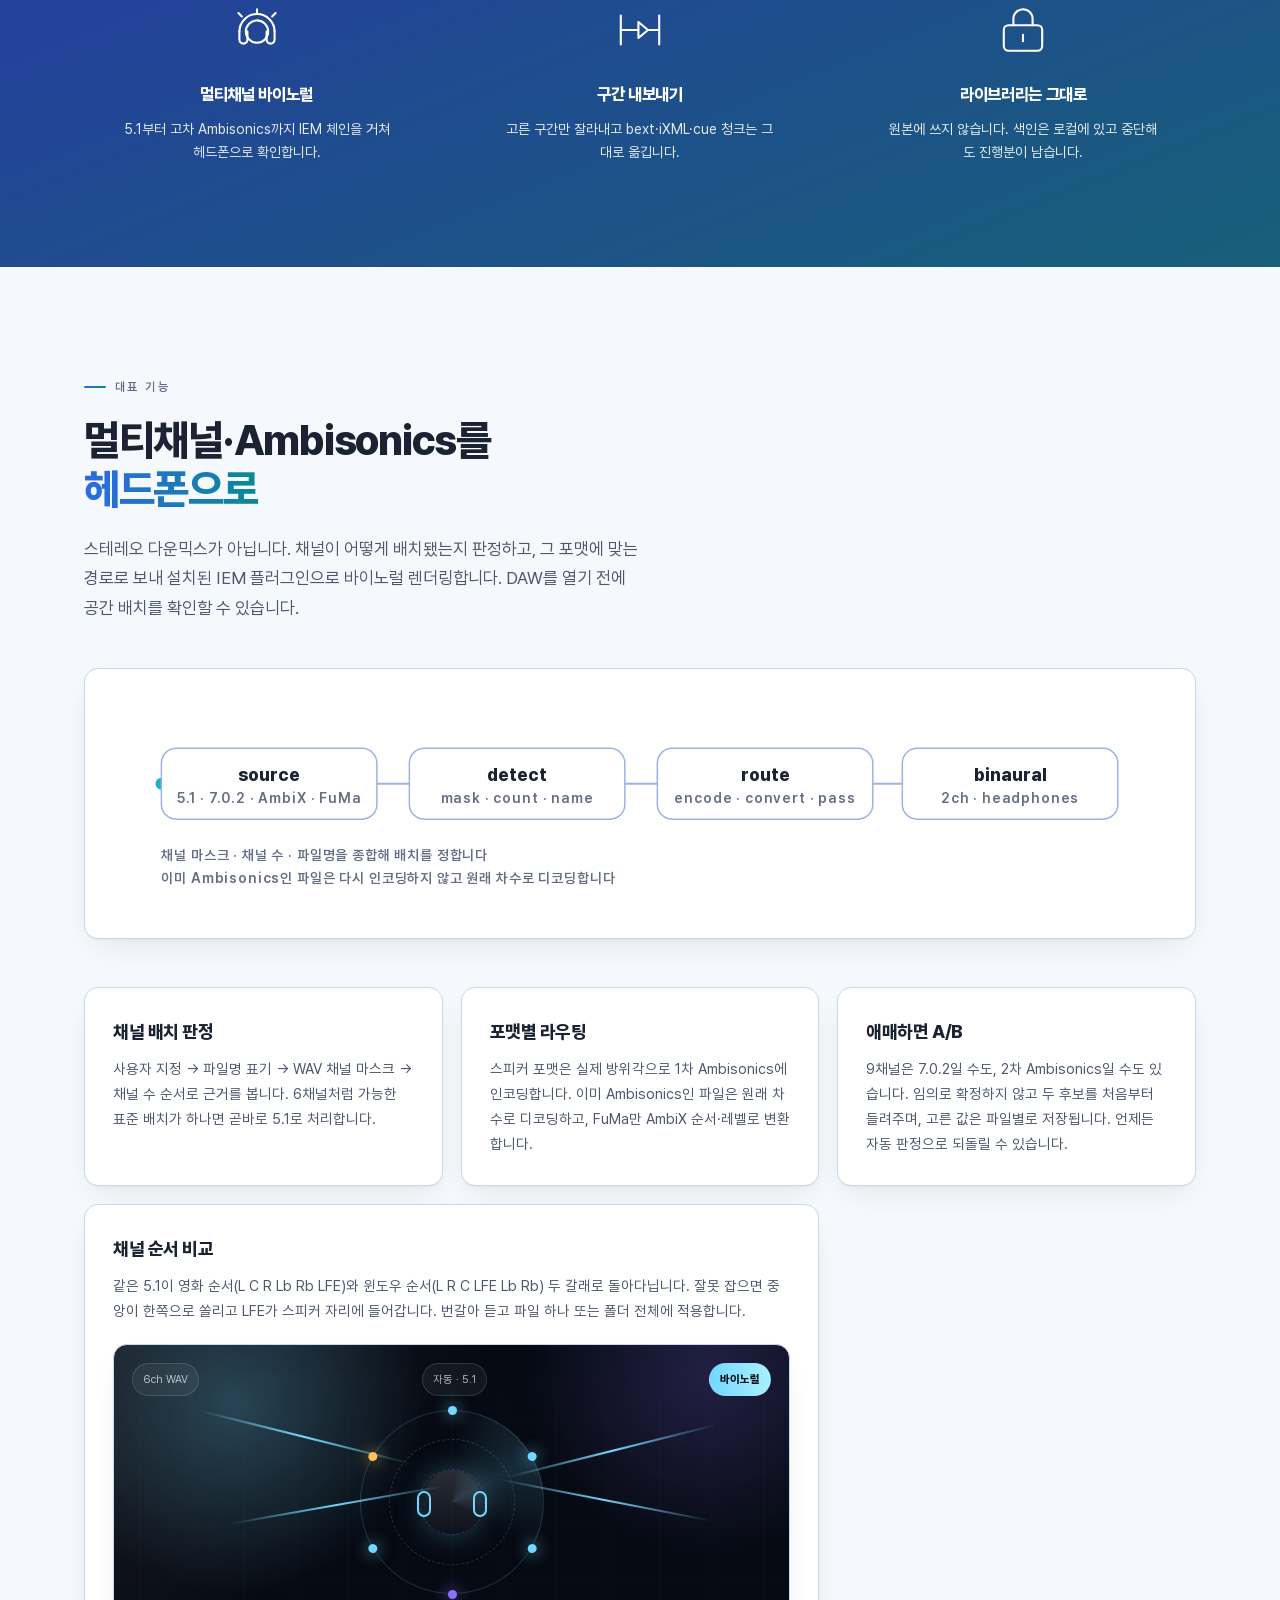
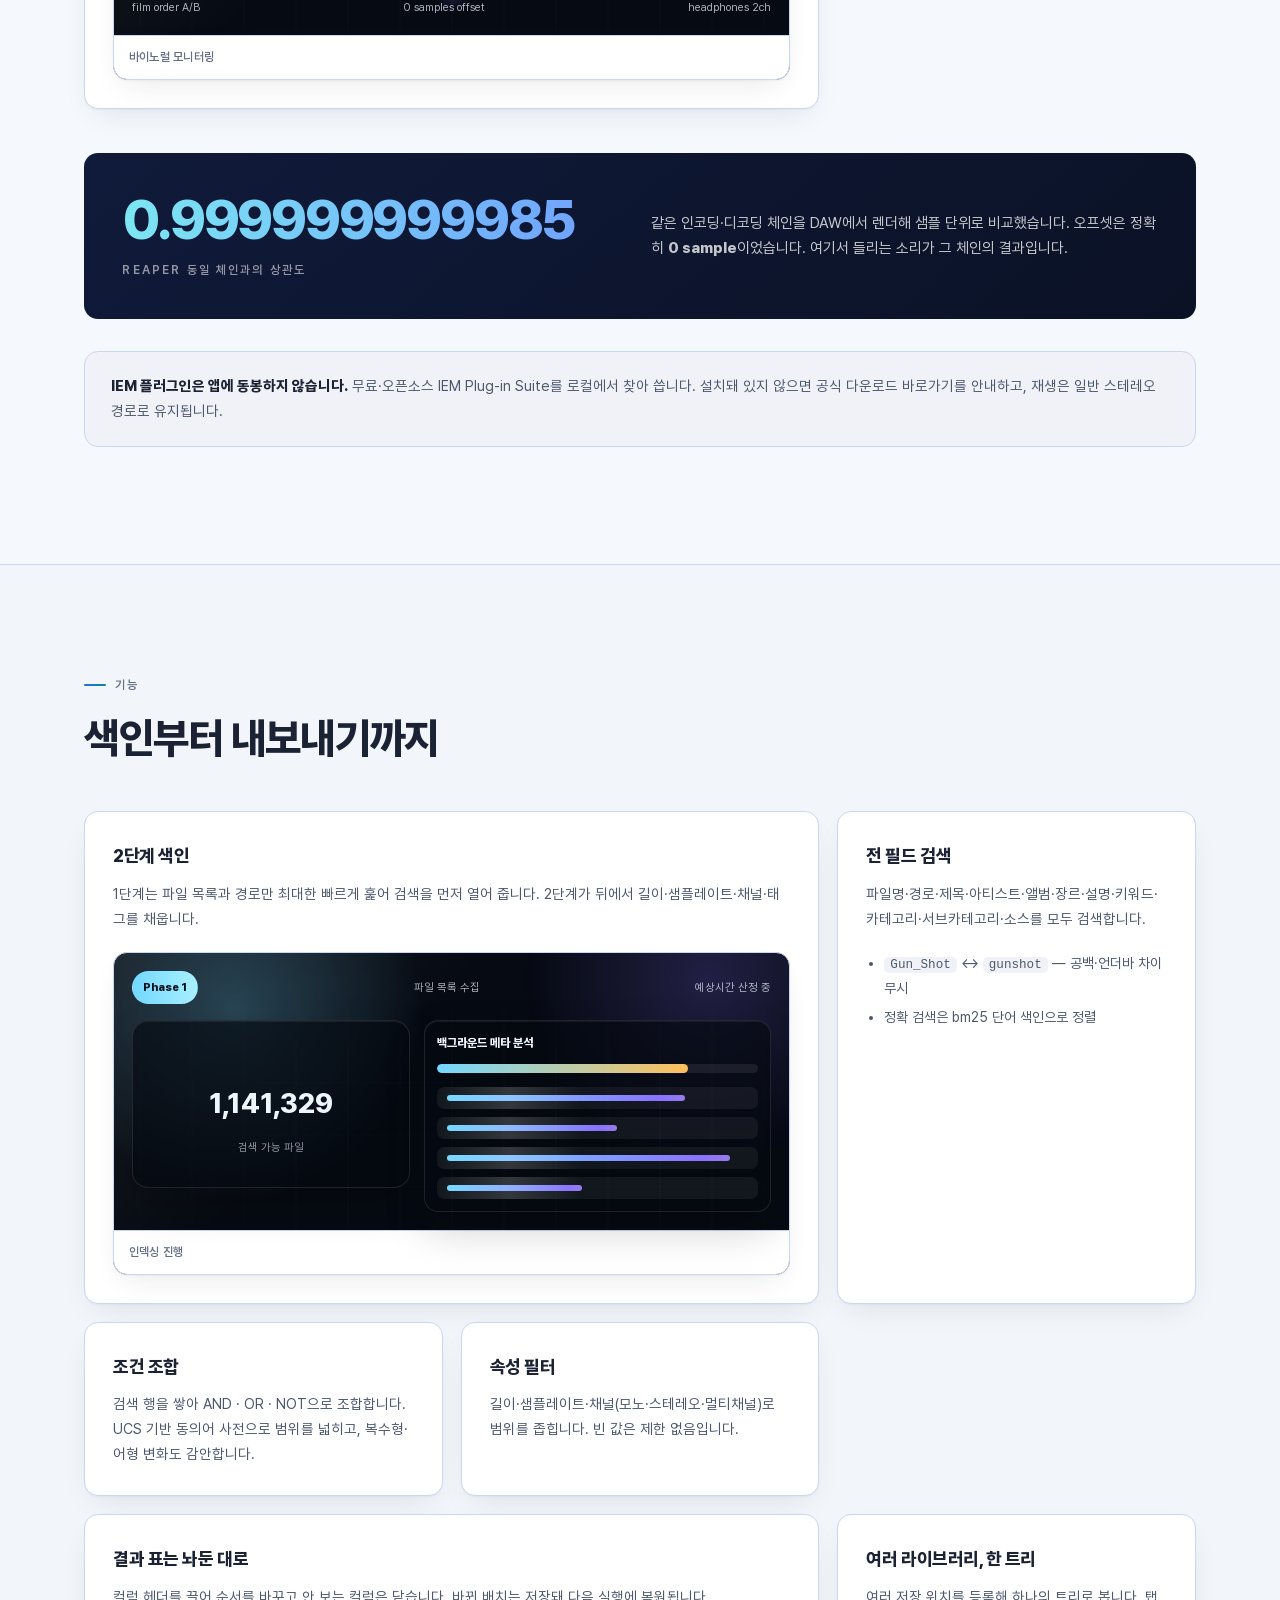
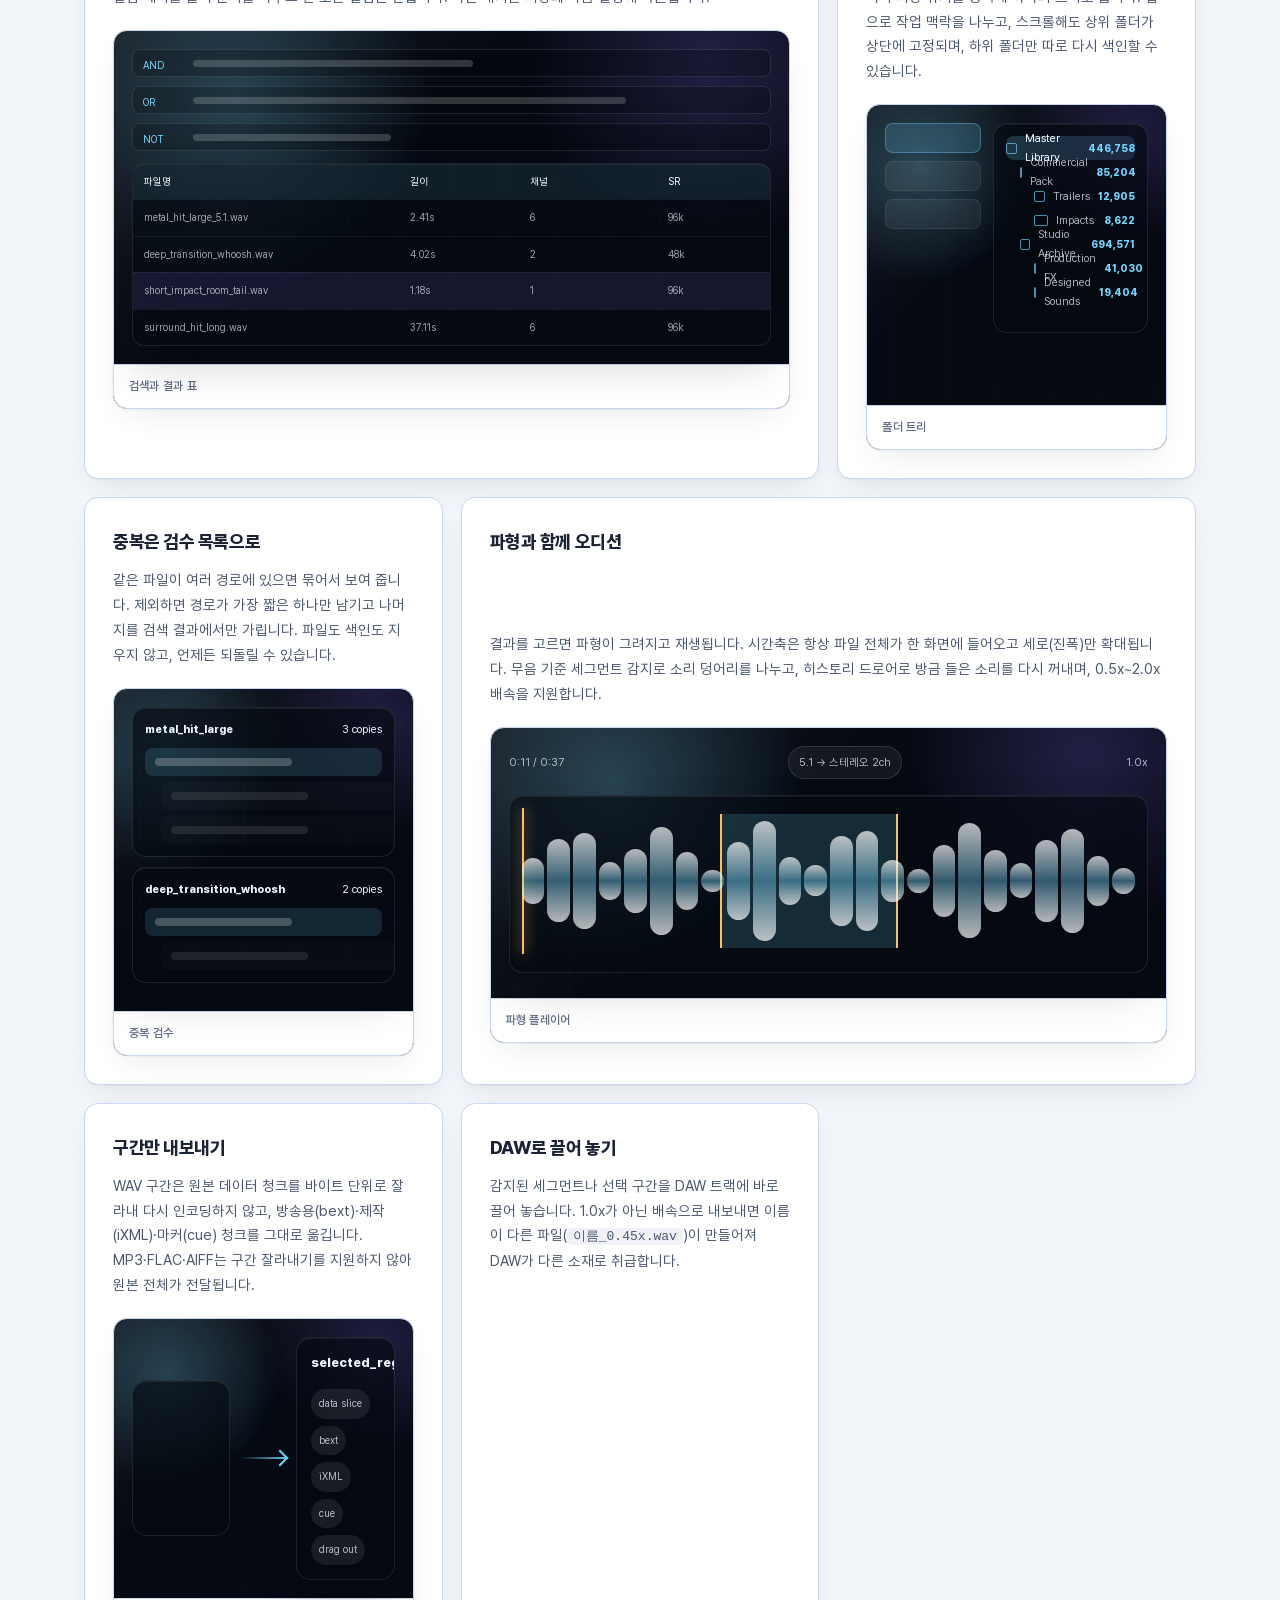
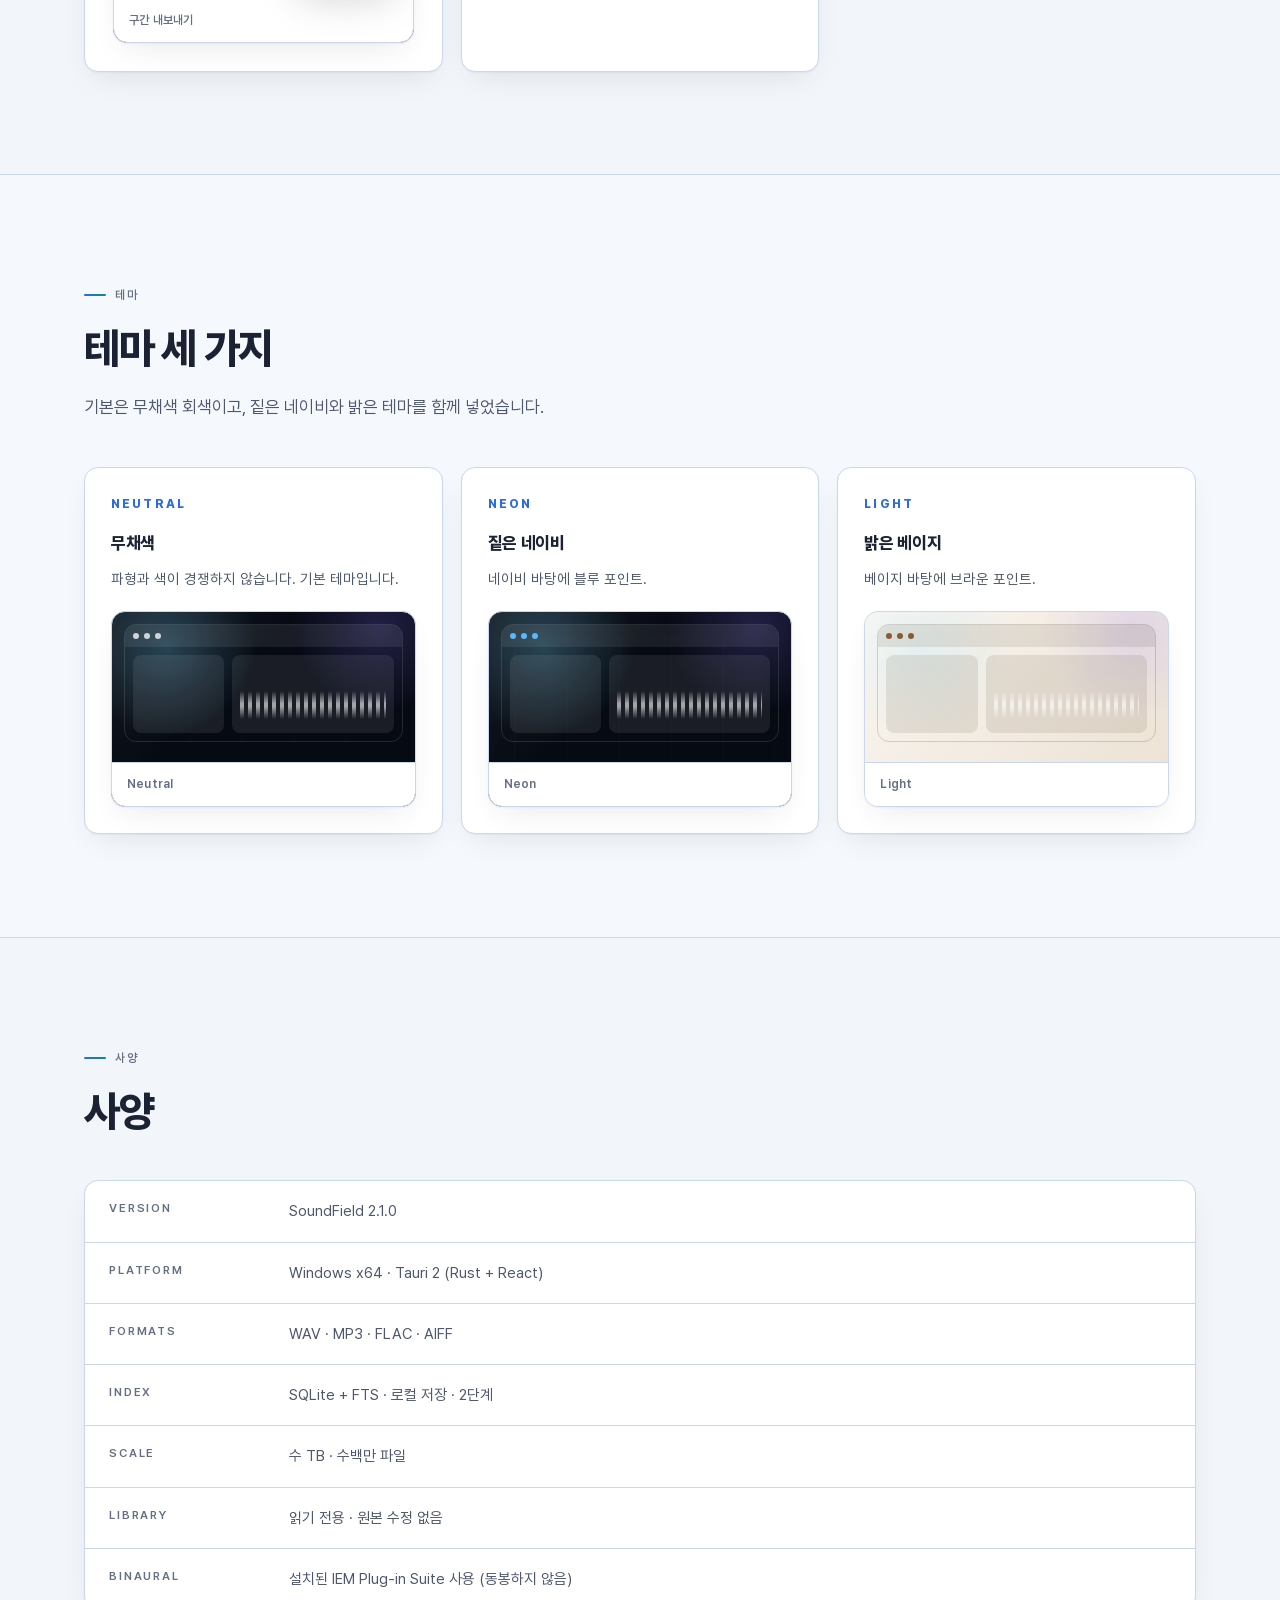
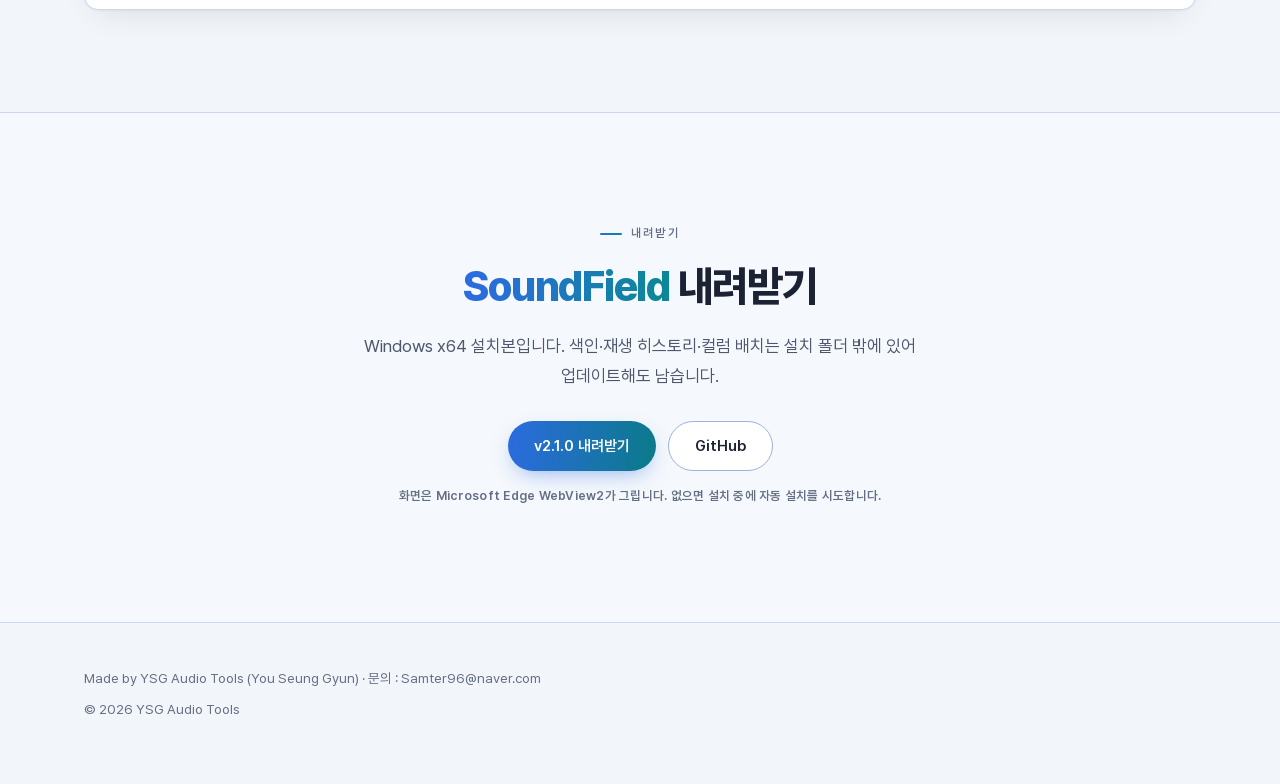
<file: soundfield/index.html>
<!doctype html>
<html lang="ko">
<head>
<meta charset="utf-8">
<meta name="viewport" content="width=device-width, initial-scale=1, viewport-fit=cover">
<title>SoundField — 사운드 라이브러리 검색·오디션 툴</title>
<meta name="description" content="SoundField: 수백만 파일을 타이핑 속도로 훑고, 5.1부터 고차 Ambisonics까지 그 자리에서 바이노럴로 확인하는 Windows 데스크톱 툴.">
<link rel="icon" href="../assets/favicon-ysg.ico" sizes="any">
<link rel="icon" type="image/svg+xml" href="../assets/ysg-favicon.svg">
<link rel="apple-touch-icon" href="../assets/favicon-ysg.png">
<!-- 공용 스타일시트. 디자인 토큰·부품(상단바·버튼·타일·Key Features 패널·
     제품 박스 렌더)이 전부 여기 있다. 페이지마다 복사하지 말 것 —
     6페이지가 같은 파일을 쓴다. 자세한 규칙은 파일 머리 주석 참고. -->
<link rel="stylesheet" href="../assets/ysg.css">
<style>
  /* SoundField 는 공용 기본값(블루)이 그대로 자기 키컬러다.
     그래서 이 페이지에는 덮어쓸 변수가 없다. */
  .product-photo{
    margin:0; width:100%; aspect-ratio:1; align-self:center;
    border-radius:var(--r); overflow:hidden; background:#080d14;
    border:1px solid rgba(255,255,255,.14);
    box-shadow:0 34px 72px -38px rgba(6,28,52,.86), 0 0 0 1px rgba(255,255,255,.04);
  }
  .product-photo img{
    display:block; width:100%; height:100%; object-fit:cover;
  }
  @media (max-width:1000px){
    .product-photo{max-width:560px; margin-inline:auto}
  }
  .sf-demo{
    --demo-accent:#73d8ff;
    --demo-accent-2:#8a72ff;
    --demo-warm:#ffc05a;
    --demo-red:#ff6680;
    position:relative;
    overflow:hidden;
    color:#edf5ff;
    background:#060a12;
  }
  .sf-demo::before{
    content:"";
    position:absolute;
    inset:0;
    pointer-events:none;
    background:
      radial-gradient(circle at 18% 18%, rgba(115,216,255,.28), transparent 31%),
      radial-gradient(circle at 88% 8%, rgba(138,114,255,.24), transparent 28%),
      linear-gradient(135deg, rgba(255,255,255,.08), transparent 42%);
    opacity:.9;
  }
  .sf-demo__stage{position:relative; min-height:var(--demo-h,250px); padding:18px; isolation:isolate}
  .sf-demo__topbar,
  .sf-demo__footer{display:flex; align-items:center; gap:8px; color:rgba(237,245,255,.72); font-size:11px}
  .sf-demo__topbar{justify-content:space-between; margin-bottom:16px}
  .sf-pill{border:1px solid rgba(255,255,255,.13); border-radius:999px; padding:6px 10px; background:rgba(255,255,255,.055)}
  .sf-pill--on{color:#061019; background:linear-gradient(90deg, var(--demo-accent), #a8f0ff); border-color:transparent; font-weight:700}
  .sf-panel{border:1px solid rgba(255,255,255,.1); background:rgba(5,9,17,.68); box-shadow:inset 0 1px 0 rgba(255,255,255,.06)}
  .sf-rows{display:grid; gap:8px}
  .sf-row{height:22px; border-radius:7px; background:rgba(255,255,255,.055); position:relative; overflow:hidden}
  .sf-row::after{content:""; position:absolute; inset:0; width:45%; background:linear-gradient(90deg, transparent, rgba(255,255,255,.14), transparent); animation:sfSweep 2.8s linear infinite}
  .sf-row i{position:absolute; left:10px; top:8px; height:6px; width:var(--w,58%); border-radius:999px; background:linear-gradient(90deg, var(--demo-accent), var(--demo-accent-2))}
  .sf-mini-label{font-size:10px; color:rgba(237,245,255,.58)}
  .sf-demo--binaural{--demo-h:290px}
  .sf-orbit{position:absolute; left:50%; top:54%; width:184px; height:184px; transform:translate(-50%,-50%); border:1px solid rgba(115,216,255,.18); border-radius:50%}
  .sf-orbit::before,.sf-orbit::after{content:""; position:absolute; border:1px dashed rgba(115,216,255,.2); border-radius:50%; inset:28px; animation:sfSpin 16s linear infinite}
  .sf-orbit::after{inset:58px; animation-duration:9s; animation-direction:reverse; border-color:rgba(138,114,255,.28)}
  .sf-head{position:absolute; left:50%; top:50%; width:54px; height:64px; transform:translate(-50%,-50%); border-radius:28px 28px 22px 22px; background:linear-gradient(180deg, rgba(255,255,255,.14), rgba(255,255,255,.035)); box-shadow:0 0 30px rgba(115,216,255,.3)}
  .sf-head::before,.sf-head::after{content:""; position:absolute; top:21px; width:10px; height:22px; border:2px solid var(--demo-accent); border-radius:12px}
  .sf-head::before{left:-8px}.sf-head::after{right:-8px}
  .sf-speaker{--a:-30deg; position:absolute; left:50%; top:50%; width:9px; height:9px; margin:-4px; border-radius:50%; background:var(--demo-accent); box-shadow:0 0 16px currentColor; transform:rotate(var(--a)) translateX(92px); color:var(--demo-accent); animation:sfPulse 2.4s ease-in-out infinite}
  .sf-speaker:nth-child(2){--a:30deg; animation-delay:.2s}.sf-speaker:nth-child(3){--a:90deg; color:var(--demo-accent-2); background:var(--demo-accent-2); animation-delay:.5s}
  .sf-speaker:nth-child(4){--a:150deg; animation-delay:.8s}.sf-speaker:nth-child(5){--a:210deg; color:var(--demo-warm); background:var(--demo-warm); animation-delay:1.1s}
  .sf-speaker:nth-child(6){--a:270deg; animation-delay:1.4s}.sf-speaker:nth-child(7){--a:330deg; color:var(--demo-accent-2); background:var(--demo-accent-2); animation-delay:1.7s}
  .sf-routing{position:absolute; inset:86px 18px auto 18px; height:94px; pointer-events:none}
  .sf-routing i{position:absolute; height:2px; width:34%; background:linear-gradient(90deg, transparent, var(--demo-accent), transparent); top:var(--y); left:var(--x); transform:rotate(var(--r)); animation:sfRoute 2.2s ease-in-out infinite}
  .sf-routing i:nth-child(1){--x:10%;--y:5%;--r:14deg}.sf-routing i:nth-child(2){--x:58%;--y:20%;--r:-14deg;animation-delay:.35s}.sf-routing i:nth-child(3){--x:15%;--y:78%;--r:-10deg;animation-delay:.7s}.sf-routing i:nth-child(4){--x:57%;--y:72%;--r:11deg;animation-delay:1.05s}
  .sf-demo--index{--demo-h:245px}
  .sf-index-grid{display:grid; grid-template-columns:1fr 1.25fr; gap:14px}
  .sf-gauge{height:168px; border-radius:16px; display:grid; place-items:center; position:relative}
  .sf-gauge::before{content:""; width:112px; height:112px; border-radius:50%; background:conic-gradient(var(--demo-accent) 0 286deg, rgba(255,255,255,.08) 286deg); mask:radial-gradient(circle, transparent 54%, #000 55%); animation:sfGauge 4s ease-in-out infinite}
  .sf-gauge b{position:absolute; font-size:28px}.sf-gauge span{position:absolute; bottom:30px; font-size:11px; color:rgba(237,245,255,.6)}
  .sf-phase{padding:12px; border-radius:14px}.sf-phase h4{margin:0 0 10px; font-size:12px}.sf-bar{height:9px; border-radius:999px; background:rgba(255,255,255,.08); overflow:hidden; margin:8px 0 14px}.sf-bar i{display:block; width:78%; height:100%; border-radius:inherit; background:linear-gradient(90deg, var(--demo-accent), var(--demo-warm)); animation:sfWidth 4s ease-in-out infinite}
  .sf-demo--results{--demo-h:300px}
  .sf-search-ui{display:grid; gap:9px}.sf-query{height:28px; border-radius:8px; border:1px solid rgba(255,255,255,.1); background:rgba(0,0,0,.22); position:relative}.sf-query::before{content:attr(data-op); position:absolute; left:10px; top:7px; font-size:10px; color:var(--demo-accent)}.sf-query i{position:absolute; left:60px; right:14px; top:10px; height:7px; border-radius:999px; background:rgba(255,255,255,.18)}
  .sf-table{margin-top:12px; border-radius:12px; overflow:hidden}.sf-table-row{display:grid; grid-template-columns:1.4fr .6fr .7fr .5fr; gap:10px; padding:9px 11px; border-top:1px solid rgba(255,255,255,.06); font-size:10px; color:rgba(237,245,255,.66)}.sf-table-row:first-child{border-top:0; color:#fff; background:rgba(115,216,255,.1)}.sf-table-row:nth-child(4){background:rgba(138,114,255,.13)}
  .sf-demo--tree{--demo-h:300px}.sf-tree-layout{display:grid; grid-template-columns:96px 1fr; gap:12px}.sf-tabs{display:flex; flex-direction:column; gap:8px}.sf-tab{height:30px; border-radius:8px; background:rgba(255,255,255,.06); border:1px solid rgba(255,255,255,.08)}.sf-tab:first-child{background:rgba(115,216,255,.16); border-color:rgba(115,216,255,.34)}
  .sf-tree{border-radius:14px; padding:12px; height:210px; overflow:hidden}.sf-branch{height:24px; display:flex; align-items:center; gap:8px; color:rgba(237,245,255,.72); font-size:11px}.sf-branch::before{content:""; width:12px; height:9px; border:1px solid rgba(115,216,255,.65); border-radius:2px}.sf-branch b{margin-left:auto; color:var(--demo-accent); font-size:10px}.sf-sticky{position:sticky; top:0; background:linear-gradient(90deg, rgba(115,216,255,.2), rgba(138,114,255,.12)); border-radius:8px; color:#fff}
  .sf-demo--duplicate{--demo-h:300px}.sf-dup-group{border-radius:14px; padding:12px; margin-bottom:10px}.sf-dup-head{display:flex; justify-content:space-between; font-size:11px; margin-bottom:9px}.sf-dup-item{height:28px; border-radius:8px; margin-top:6px; background:rgba(255,255,255,.055); position:relative}.sf-dup-item::before{content:""; position:absolute; left:10px; top:10px; height:8px; width:58%; border-radius:999px; background:rgba(255,255,255,.22)}.sf-dup-item.keep{background:rgba(115,216,255,.14)}.sf-dup-item.hide{opacity:.42; transform:translateX(16px); animation:sfHide 3.8s ease-in-out infinite}
  .sf-demo--wave{--demo-h:270px}.sf-wave-lane{position:relative; height:178px; border-radius:14px; padding:18px 12px 24px; display:flex; align-items:center; gap:3px}.sf-wave-lane span{flex:1; height:var(--h); min-width:2px; border-radius:999px; background:linear-gradient(180deg, rgba(255,255,255,.82), rgba(115,216,255,.45), rgba(255,255,255,.82)); opacity:.86; transform-origin:center; animation:sfWave 1.7s ease-in-out infinite alternate; animation-delay:calc(var(--d) * .05s)}.sf-selection{position:absolute; left:33%; width:28%; top:18px; bottom:24px; border-left:2px solid var(--demo-warm); border-right:2px solid var(--demo-warm); background:rgba(115,216,255,.16)}.sf-playhead{position:absolute; top:12px; bottom:18px; width:2px; background:var(--demo-warm); box-shadow:0 0 14px var(--demo-warm); animation:sfPlay 5s linear infinite}
  .sf-demo--export{--demo-h:255px}.sf-export-flow{display:grid; grid-template-columns:1fr 46px 1fr; align-items:center; gap:10px}.sf-region-card,.sf-file-card{border-radius:15px; min-height:156px; padding:14px}.sf-region-card{display:flex; align-items:center; gap:3px}.sf-region-card span{flex:1; height:var(--h); border-radius:999px; background:rgba(115,216,255,.55)}.sf-export-arrow{height:2px; background:linear-gradient(90deg, transparent, var(--demo-accent), transparent); position:relative}.sf-export-arrow::after{content:""; position:absolute; right:0; top:-5px; width:10px; height:10px; border-top:2px solid var(--demo-accent); border-right:2px solid var(--demo-accent); transform:rotate(45deg)}.sf-file-card h4{margin:0 0 14px; font-size:13px}.sf-chip-grid{display:flex; flex-wrap:wrap; gap:7px}.sf-chip-grid span{font-size:10px; padding:6px 8px; border-radius:999px; background:rgba(255,255,255,.08); color:rgba(237,245,255,.76)}
  .sf-theme-demo{--demo-h:150px; margin-top:20px}.sf-theme-demo .sf-demo__stage{min-height:150px; padding:12px}.sf-mini-window{height:118px; border-radius:12px; overflow:hidden; display:grid; grid-template-rows:22px 1fr; border:1px solid rgba(255,255,255,.12)}.sf-mini-window .bar{display:flex; gap:5px; align-items:center; padding:0 8px; background:rgba(255,255,255,.08)}.sf-mini-window .bar i{width:6px;height:6px;border-radius:50%;background:var(--demo-accent)}.sf-mini-body{display:grid; grid-template-columns:35% 1fr; gap:8px; padding:8px}.sf-mini-list,.sf-mini-main{border-radius:8px; background:rgba(255,255,255,.08); position:relative; overflow:hidden}.sf-mini-main::after{content:""; position:absolute; left:8px; right:8px; bottom:14px; height:28px; background:repeating-linear-gradient(90deg, rgba(255,255,255,.6) 0 4px, transparent 4px 8px); mask:linear-gradient(180deg, transparent, #000 45%, #000 55%, transparent); animation:sfMiniWave 2s ease-in-out infinite}.sf-theme-neutral{--demo-accent:#cfd4dc;--demo-accent-2:#868d98}.sf-theme-neon{--demo-accent:#58b7ff;--demo-accent-2:#7b61ff}.sf-theme-light{--demo-accent:#8b5b36;--demo-accent-2:#d99a55; color:#1b160f; background:#f5eee3}.sf-theme-light .sf-demo__stage{background:linear-gradient(135deg, rgba(255,255,255,.5), rgba(139,91,54,.08))}.sf-theme-light .sf-mini-window{border-color:rgba(77,54,35,.2)}.sf-theme-light .sf-mini-window .bar,.sf-theme-light .sf-mini-list,.sf-theme-light .sf-mini-main{background:rgba(77,54,35,.11)}
  .sf-demo::before{animation:sfAurora 9s ease-in-out infinite alternate}
  .sf-demo::after{content:""; position:absolute; inset:0; pointer-events:none; opacity:.15; background:linear-gradient(90deg, transparent 0 25px, rgba(255,255,255,.12) 26px, transparent 27px), linear-gradient(0deg, transparent 0 25px, rgba(255,255,255,.08) 26px, transparent 27px); background-size:52px 52px; mask:linear-gradient(180deg, transparent, #000 18%, #000 84%, transparent); animation:sfGrid 18s linear infinite}
  .sf-panel{position:relative; overflow:hidden; box-shadow:inset 0 1px 0 rgba(255,255,255,.06), 0 18px 40px rgba(0,0,0,.18)}
  .sf-panel::before{content:""; position:absolute; inset:-1px; pointer-events:none; background:linear-gradient(110deg, transparent 12%, rgba(255,255,255,.08), transparent 36%); transform:translateX(-120%); animation:sfGlass 5.4s ease-in-out infinite}
  .sf-row i{background:linear-gradient(90deg, var(--demo-accent), var(--demo-accent-2), var(--demo-warm)); background-size:180% 100%; animation:sfGradient 3.6s ease-in-out infinite alternate}
  .sf-orbit{background:conic-gradient(from 0deg, transparent, rgba(115,216,255,.16), transparent 34%); animation:sfRadarSweep 7s linear infinite}
  .sf-gauge::before{animation:sfGauge 4s ease-in-out infinite, sfSpin 13s linear infinite}
  .sf-table-row{animation:sfRowFloat 4.8s ease-in-out infinite}.sf-table-row:nth-child(2){animation-delay:.15s}.sf-table-row:nth-child(3){animation-delay:.3s}.sf-table-row:nth-child(4){animation-delay:.45s}.sf-table-row:nth-child(5){animation-delay:.6s}
  .sf-branch{animation:sfRowFloat 5s ease-in-out infinite}.sf-branch:nth-child(2){animation-delay:.16s}.sf-branch:nth-child(3){animation-delay:.32s}.sf-branch:nth-child(4){animation-delay:.48s}.sf-branch:nth-child(5){animation-delay:.64s}.sf-branch:nth-child(6){animation-delay:.8s}.sf-branch:nth-child(7){animation-delay:.96s}
  .sf-sticky{background-size:200% 100%; animation:sfGradient 4s linear infinite}
  .sf-region-card span{transform-origin:center; animation:sfWave 1.9s ease-in-out infinite alternate}.sf-region-card span:nth-child(2){animation-delay:.12s}.sf-region-card span:nth-child(3){animation-delay:.24s}.sf-region-card span:nth-child(4){animation-delay:.36s}.sf-region-card span:nth-child(5){animation-delay:.48s}.sf-region-card span:nth-child(6){animation-delay:.6s}.sf-region-card span:nth-child(7){animation-delay:.72s}
  .sf-export-arrow{background-size:220% 100%; animation:sfGradient 2.8s linear infinite}
  .sf-file-card h4{animation:sfRowFloat 4.6s ease-in-out infinite}
  .sf-chip-grid span{animation:sfTag 3.2s ease-in-out infinite}.sf-chip-grid span:nth-child(2){animation-delay:.18s}.sf-chip-grid span:nth-child(3){animation-delay:.36s}.sf-chip-grid span:nth-child(4){animation-delay:.54s}.sf-chip-grid span:nth-child(5){animation-delay:.72s}
  .sf-mini-window{animation:sfMiniGlow 4.5s ease-in-out infinite}.sf-mini-window .bar i{animation:sfTag 3s ease-in-out infinite}.sf-mini-window .bar i:nth-child(2){animation-delay:.25s}.sf-mini-window .bar i:nth-child(3){animation-delay:.5s}
  @keyframes sfAurora{0%{filter:hue-rotate(0deg); transform:scale(1)}50%{filter:hue-rotate(18deg); transform:scale(1.04)}100%{filter:hue-rotate(-10deg); transform:scale(1.08) translate3d(-1.5%,1%,0)}}
  @keyframes sfGrid{to{background-position:52px 104px, 104px 52px}}
  @keyframes sfGlass{0%,42%{transform:translateX(-120%)}68%,100%{transform:translateX(120%)}}
  @keyframes sfGradient{to{background-position:100% 0}}
  @keyframes sfSweep{from{transform:translateX(-120%)}to{transform:translateX(260%)}}
  @keyframes sfSpin{to{transform:rotate(360deg)}}
  @keyframes sfPulse{50%{transform:rotate(var(--a)) translateX(92px) scale(1.7); opacity:.55}}
  @keyframes sfRoute{50%{opacity:.25; transform:rotate(var(--r)) translateX(18px)}}
  @keyframes sfGauge{50%{transform:rotate(12deg)}}
  @keyframes sfWidth{50%{width:91%}}
  @keyframes sfHide{50%{opacity:.24; transform:translateX(28px)}}
  @keyframes sfWave{to{transform:scaleY(.72)}}
  @keyframes sfPlay{from{left:6%}to{left:92%}}
  @keyframes sfMiniWave{50%{transform:translateY(-4px) scaleY(1.25)}}
  @keyframes sfRadarSweep{to{filter:hue-rotate(22deg)}}
  @keyframes sfRowFloat{50%{transform:translateY(-1px); color:rgba(237,245,255,.86)}}
  @keyframes sfMiniGlow{50%{box-shadow:0 0 26px rgba(115,216,255,.2)}}
  @keyframes sfTag{50%{transform:translateY(-1px); filter:brightness(1.4)}}
  @media (max-width:700px){
    .sf-demo__stage{padding:14px}
    .sf-index-grid,.sf-tree-layout,.sf-export-flow{grid-template-columns:1fr}
    .sf-export-arrow{height:24px; width:2px; justify-self:center}
    .sf-export-arrow::after{right:-4px; top:14px; transform:rotate(135deg)}
    .sf-table-row{grid-template-columns:1fr .45fr; font-size:9px}
    .sf-table-row span:nth-child(n+3){display:none}
  }
</style>
</head>
<body>

<header class="topbar">
  <div class="topbar__in">
    <a class="ysglogo" href="../index.html" aria-label="YSG Audio Tools">
      <span class="ysglogo__mark" aria-hidden="true"><img src="../assets/ysg-mark-color.svg" alt="" /></span>
      <span>YSG<b>.AUDIO</b></span>
    </a>
    <a class="brand" href="#top">
      <span class="brand__name">SoundField</span>
      <span class="brand__v">v2.1.0</span>
    </a>
    <nav class="navlinks" aria-label="페이지 섹션">
      <a href="#overview" data-en="Overview">개요</a>
      <a href="#binaural" data-en="Binaural">바이노럴</a>
      <a href="#features" data-en="Features">기능</a>
      <a href="#themes" data-en="Themes">테마</a>
      <a href="#spec" data-en="Spec">사양</a>
    </nav>
    <button class="langswitch" type="button" aria-label="언어 전환" aria-pressed="false"><span class="ko">KO</span><span class="en">EN</span></button>
    <a class="ghicon" href="https://github.com/samter96/SoundField" target="_blank" rel="noreferrer" aria-label="GitHub repository">
      <svg viewBox="0 0 24 24" aria-hidden="true"><path d="M12 .5a12 12 0 0 0-3.79 23.39c.6.11.82-.26.82-.58v-2.03c-3.34.73-4.04-1.42-4.04-1.42-.55-1.38-1.34-1.75-1.34-1.75-1.09-.75.08-.73.08-.73 1.21.08 1.85 1.24 1.85 1.24 1.07 1.84 2.81 1.31 3.5 1 .11-.78.42-1.31.76-1.61-2.67-.3-5.47-1.33-5.47-5.93 0-1.31.47-2.38 1.24-3.22-.12-.3-.54-1.52.12-3.18 0 0 1.01-.32 3.3 1.23a11.4 11.4 0 0 1 6 0c2.29-1.55 3.3-1.23 3.3-1.23.66 1.66.24 2.88.12 3.18.77.84 1.24 1.91 1.24 3.22 0 4.61-2.81 5.63-5.49 5.93.43.37.81 1.1.81 2.22v3.29c0 .32.22.7.83.58A12 12 0 0 0 12 .5z"/></svg>
    </a>
  </div>
</header>

<main id="top">

  <!-- ── 히어로 ─────────────────────────────────────────────── -->
  <section class="hero">
    <div class="aura" aria-hidden="true"><i></i><i></i><i></i></div>
    <div class="wrap">
      <div class="hero__head">
        <span class="eyebrow" data-en="Search &amp; audition">검색과 오디션</span>
        <h1 class="display" data-en='Light to run.<br><span class="grad">Complete to listen.</span>'>가볍게 훑고,<br><span class="grad">끝까지 듣는다</span></h1>
      </div>
      <p class="hero__sub" data-en="Whatever you are after, millions of files narrow down as fast as you type. 5.1 or higher-order Ambisonics - hear it binaurally right where you found it.">
찾는 소리가 수백만 개 중에 있어도 타이핑하는 속도로 걸러집니다.
        5.1이든 고차 Ambisonics든, 찾은 자리에서 헤드폰으로 바로 들어 보세요.
      </p>

      <div class="pitch">
        <figure class="product-photo" aria-label="SoundField 제품 이미지">
          <img src="assets/v2/product-disk.png" alt="SoundField 제품 이미지">
        </figure>
        <div class="pitch__copy">
          <p data-en="SoundField indexes a sound library once and then answers immediately - across file names, paths and every metadata field. Results play in place with a waveform, multichannel and Ambisonics files render binaurally through the IEM chain, and only the region you picked leaves the app.">
            SoundField는 사운드 라이브러리를 한 번 색인해 두고 그다음부터 곧바로 응답합니다.
            파일명·경로·메타데이터 전 필드를 가로지르고, 결과는 그 자리에서 파형과 함께 재생되며,
            멀티채널·Ambisonics는 IEM 체인을 거쳐 바이노럴로 렌더링됩니다.
            앱을 떠나는 것은 내가 고른 구간뿐입니다.
          </p>

          <div class="plats">
            <span class="plat">
              <!-- Windows 로고: 사각 4개. 마이크로소프트 상표이며 플랫폼 표시로만 쓴다 -->
              <svg viewBox="0 0 24 24" aria-hidden="true">
                <path fill="#00adef" d="M0 3.45 9.75 2.1v9.4H0z"/>
                <path fill="#00adef" d="M11.1 1.92 24 0v11.4H11.1z"/>
                <path fill="#00adef" d="M0 12.9h9.75v9.4L0 20.94z"/>
                <path fill="#00adef" d="M11.1 12.9H24V24l-12.9-1.92z"/>
              </svg>
              <span>Windows 10 · 11</span>
            </span>
            <span class="plat plat--soon">
              <svg viewBox="0 0 24 24" aria-hidden="true" fill="currentColor">
                <path d="M16.6 12.9c0-2 1.1-3.4 2.5-4.2-.8-1.1-2-1.8-3.6-1.9-1.5-.1-2.4.8-3.3.8-.9 0-1.9-.8-3.2-.8-2.2 0-4.5 1.8-4.5 5.4 0 2.2.8 4.5 1.9 6 .9 1.3 1.7 2.3 2.9 2.3 1.1 0 1.6-.7 3-.7 1.4 0 1.8.7 3 .7 1.2 0 2-1.1 2.9-2.4.5-.7.9-1.5 1.1-2.3-1.7-.7-2.7-2.2-2.7-2.9zM14.6 4.8c.7-.8 1.1-1.9 1-3-1.1.1-2.2.7-2.9 1.5-.6.7-1.1 1.8-1 2.9 1.1.1 2.2-.5 2.9-1.4z"/>
              </svg>
              <span>macOS</span><span class="badge" data-en="soon">개발 중</span>
            </span>
          </div>

          <div class="btnrow">
            <a class="btn btn--primary" href="https://github.com/samter96/SoundField/releases/download/v2.1.0/SoundField_Installer_v2.1.0.exe" data-en="Download for Windows">Windows 내려받기</a>
            <a class="btn" href="https://github.com/samter96/SoundField/releases/latest" target="_blank" rel="noreferrer" data-en="Release notes">릴리스 노트</a>
          </div>
          <p class="btnnote" data-en="v2.1.0 · 57 MB installer · index and settings survive updates">v2.1.0 · 설치본 57MB · 색인과 설정은 업데이트해도 남습니다</p>
        </div>
      </div>

      <figure class="shot shot--hero" data-shot>
        <img data-src="assets/v2/app-full.png" alt="SoundField 전체 화면">
        <div class="shot__ph">
          <b>assets/v2/app-full.png</b>
          <span data-en="The whole window in one shot - folder tree, search rows, results table and the waveform player.">앱 전체가 한 장에 들어간 화면 — 폴더 트리 · 검색 행 · 결과 표 · 파형 플레이어</span>
          <em>2560 × 1400 · PNG</em>
        </div>
        <figcaption data-en="SoundField v2.1.0">SoundField v2.1.0</figcaption>
      </figure>
    </div>
  </section>

  <!-- ── 어떤 툴인가 ─────────────────────────────────────────── -->
  <section id="overview" class="band">
    <div class="wrap">
      <div class="rise">
        <span class="eyebrow" data-en="What it is">어떤 툴인가</span>
        <h2 class="h2" data-en="Search, listen, cut">찾고 · 듣고 · 잘라내기</h2>
        <p class="lead" data-en="Once a library grows into terabytes, Explorer and DAW browsers stop keeping up. SoundField holds its own index so the whole library answers immediately, and it never writes anything back into the library folders.">
          라이브러리가 수 TB로 커지면 탐색기나 DAW 브라우저로는 원하는 소리를 찾는 데 시간이 걸립니다.
          SoundField는 자체 색인을 들고 있어 라이브러리 전체가 곧바로 응답하며,
          원본 폴더에는 아무것도 쓰지 않습니다.
        </p>
      </div>
      <div class="rules">
        <div class="rule rise">
          <span class="num">01</span>
          <h3 data-en="Read-only library">읽기 전용</h3>
          <p data-en="Original files and folders are never modified. Everything the app remembers goes into its own local storage.">원본 파일과 폴더를 수정하지 않습니다. 앱이 기억하는 것은 모두 로컬 저장소에 따로 들어갑니다.</p>
        </div>
        <div class="rule rise">
          <span class="num">02</span>
          <h3 data-en="Local index">로컬 색인</h3>
          <p data-en="The index is a local SQLite database, so a network drive and an internal disk behave the same way.">색인은 로컬 SQLite 파일입니다. 네트워크 드라이브든 내장 디스크든 같게 동작합니다.</p>
        </div>
        <div class="rule rise">
          <span class="num">03</span>
          <h3 data-en="Safe to interrupt">중단 안전</h3>
          <p data-en="Cancel indexing at any point and what finished stays. The next run picks up where it stopped.">인덱싱은 언제든 취소할 수 있고 끝난 진행분은 남습니다. 다시 실행하면 멈춘 지점부터 이어집니다.</p>
        </div>
      </div>
    </div>
  </section>

  <!-- ── Key Features — 기능 전체를 한눈에 ─────────────────────── -->
  <section id="keys" class="keys">
    <div class="wrap">
      <div class="rise">
        <span class="eyebrow" data-en="Key features">주요 기능</span>
        <h2 class="h2" data-en="Everything it does, at a glance">한눈에 보는 기능</h2>
        <p class="keys__lead" data-en="Nine things the tool does. Each one is opened up further down the page.">
          이 툴이 하는 일 아홉 가지입니다. 각각은 아래에서 더 자세히 풀어 두었습니다.
        </p>
      </div>
      <div class="keys__grid">
        <div class="key rise">
          <svg viewBox="0 0 40 40" aria-hidden="true"><circle cx="17" cy="17" r="11"/><path d="M25 25l9 9"/><path d="M11 15h12M11 19h8M11 23h5"/></svg>
          <h3 data-en="Instant search">즉시 검색</h3>
          <p data-en="Build the index once and results refresh almost as fast as you type.">색인을 한 번 만들어 두면 타이핑과 거의 동시에 결과가 갱신됩니다.</p>
        </div>
        <div class="key rise">
          <svg viewBox="0 0 40 40" aria-hidden="true"><rect x="7" y="8" width="26" height="7" rx="2"/><rect x="7" y="18" width="26" height="7" rx="2"/><rect x="7" y="28" width="17" height="7" rx="2"/><path d="M28 31.5h5"/></svg>
          <h3 data-en="Every field">전 필드 검색</h3>
          <p data-en="Twelve fields at once, from name and path to title, description and keywords.">파일명·경로부터 제목·설명·키워드까지 12개 필드를 한 번에 훑습니다.</p>
        </div>
        <div class="key rise">
          <svg viewBox="0 0 40 40" aria-hidden="true"><circle cx="10" cy="11" r="4"/><circle cx="10" cy="29" r="4"/><circle cx="30" cy="20" r="4"/><path d="M14 12.5l12 6M14 27.5l12-6"/></svg>
          <h3 data-en="Stacked conditions">조건 조합</h3>
          <p data-en="Stack rows with AND, OR and NOT; a UCS thesaurus widens the net.">AND · OR · NOT 으로 쌓고, UCS 동의어로 범위를 넓힙니다.</p>
        </div>
        <div class="key rise">
          <svg viewBox="0 0 40 40" aria-hidden="true"><path d="M6 12h28M11 20h18M17 28h6"/><circle cx="24" cy="12" r="3"/><circle cx="16" cy="20" r="3"/><circle cx="20" cy="28" r="3"/></svg>
          <h3 data-en="Property filters">속성 필터</h3>
          <p data-en="Narrow instantly by duration, sample rate and channel count.">길이·샘플레이트·채널 수로 후보를 곧바로 좁힙니다.</p>
        </div>
        <div class="key rise">
          <svg viewBox="0 0 40 40" aria-hidden="true"><path d="M5 20h3M11 12v16M17 7v26M23 14v12M29 10v20M35 17v6"/></svg>
          <h3 data-en="Waveform audition">파형 오디션</h3>
          <p data-en="Pick a result and it draws and plays in place. Only amplitude zooms.">고르면 그 자리에서 파형이 그려지고 재생됩니다. 세로만 확대됩니다.</p>
        </div>
        <div class="key rise">
          <svg viewBox="0 0 40 40" aria-hidden="true"><path d="M4 20h5M15 20h4M25 20h4M35 20h1"/><path d="M11 12v16M21 9v22M31 13v14"/><path d="M9 33h6M19 33h6M29 33h6" opacity=".55"/></svg>
          <h3 data-en="Segment detection">세그먼트 감지</h3>
          <p data-en="Silence splits a long take into blocks you can skim.">무음을 기준으로 소리 덩어리를 자동으로 나눠 훑습니다.</p>
        </div>
        <div class="key rise">
          <svg viewBox="0 0 40 40" aria-hidden="true"><circle cx="20" cy="21" r="7"/><path d="M9 21a11 11 0 0 1 22 0"/><path d="M9 21v5a2.5 2.5 0 0 0 5 0v-5M31 21v5a2.5 2.5 0 0 1-5 0v-5"/><path d="M20 7v3M31.6 9.4l-2.1 2.1M8.4 9.4l2.1 2.1"/></svg>
          <h3 data-en="Multichannel binaural">멀티채널 바이노럴</h3>
          <p data-en="5.1 through higher-order Ambisonics, rendered to headphones via the IEM chain.">5.1부터 고차 Ambisonics까지 IEM 체인을 거쳐 헤드폰으로 확인합니다.</p>
        </div>
        <div class="key rise">
          <svg viewBox="0 0 40 40" aria-hidden="true"><path d="M8 11v18M32 11v18"/><path d="M8 20h11M25 20h7"/><path d="M19 15l6 5-6 5z"/></svg>
          <h3 data-en="Region export">구간 내보내기</h3>
          <p data-en="Cut only the picked region; bext, iXML and cue chunks carry over.">고른 구간만 잘라내고 bext·iXML·cue 청크는 그대로 옮깁니다.</p>
        </div>
        <div class="key rise">
          <svg viewBox="0 0 40 40" aria-hidden="true"><rect x="8" y="17" width="24" height="16" rx="3"/><path d="M14 17v-4a6 6 0 0 1 12 0v4"/><path d="M20 23v4"/></svg>
          <h3 data-en="Library untouched">라이브러리는 그대로</h3>
          <p data-en="Nothing is written to the originals. The index is local and survives a cancel.">원본에 쓰지 않습니다. 색인은 로컬에 있고 중단해도 진행분이 남습니다.</p>
        </div>
      </div>
    </div>
  </section>

  <!-- ── 대표 기능: 바이노럴 ─────────────────────────────────── -->
  <section id="binaural">
    <div class="wrap">
      <div class="rise">
        <span class="eyebrow" data-en="Featured">대표 기능</span>
        <h2 class="h2" data-en='Multichannel and Ambisonics,<br><span class="grad">on headphones</span>'>멀티채널·Ambisonics를<br><span class="grad">헤드폰으로</span></h2>
        <p class="lead" data-en="Not a stereo downmix. SoundField works out how the channels are laid out, sends the file down the route that format actually needs, and renders it binaurally through the IEM plug-ins on the machine - so the spatial layout can be checked before opening a DAW.">
          스테레오 다운믹스가 아닙니다. 채널이 어떻게 배치됐는지 판정하고, 그 포맷에 맞는 경로로 보내
          설치된 IEM 플러그인으로 바이노럴 렌더링합니다. DAW를 열기 전에 공간 배치를 확인할 수 있습니다.
        </p>
      </div>

      <!-- 움직임 ③ — 네 단계를 거치는 순서가 정보다 -->
      <div class="flow rise">
        <svg viewBox="0 0 700 130" role="img" aria-label="소스 → 배치 판정 → 포맷별 라우팅 → 바이노럴 출력">
          <line class="wire" x1="26" y1="52" x2="674" y2="52"/>
          <circle class="pulse" cx="26" cy="52" r="4"/>

          <rect class="st stage s1" x="26" y="28" width="146" height="48" rx="10"/>
          <text class="lbl" x="99" y="50" text-anchor="middle">source</text>
          <text class="sub" x="99" y="65" text-anchor="middle">5.1 · 7.0.2 · AmbiX · FuMa</text>

          <rect class="st stage s2" x="194" y="28" width="146" height="48" rx="10"/>
          <text class="lbl" x="267" y="50" text-anchor="middle">detect</text>
          <text class="sub" x="267" y="65" text-anchor="middle">mask · count · name</text>

          <rect class="st stage s3" x="362" y="28" width="146" height="48" rx="10"/>
          <text class="lbl" x="435" y="50" text-anchor="middle">route</text>
          <text class="sub" x="435" y="65" text-anchor="middle">encode · convert · pass</text>

          <rect class="st stage s4" x="528" y="28" width="146" height="48" rx="10"/>
          <text class="lbl" x="601" y="50" text-anchor="middle">binaural</text>
          <text class="sub" x="601" y="65" text-anchor="middle">2ch · headphones</text>

          <text class="sub" x="26" y="104">채널 마스크 · 채널 수 · 파일명을 종합해 배치를 정합니다</text>
          <text class="sub" x="26" y="119">이미 Ambisonics인 파일은 다시 인코딩하지 않고 원래 차수로 디코딩합니다</text>
        </svg>
      </div>

      <div class="tiles">
        <div class="tile rise">
          <h3 data-en="Layout detection">채널 배치 판정</h3>
          <p data-en="A user override first, then an explicit token in the file name, then the WAV channel mask, then channel count. Six channels have only one standard layout, so that goes straight through as 5.1.">사용자 지정 → 파일명 표기 → WAV 채널 마스크 → 채널 수 순서로 근거를 봅니다. 6채널처럼 가능한 표준 배치가 하나면 곧바로 5.1로 처리합니다.</p>
        </div>
        <div class="tile rise">
          <h3 data-en="Format-aware routing">포맷별 라우팅</h3>
          <p data-en="Speaker formats are encoded to first-order Ambisonics at their real azimuths. Files that already are Ambisonics get decoded at their own order; only FuMa is converted to AmbiX ordering and levels.">스피커 포맷은 실제 방위각으로 1차 Ambisonics에 인코딩합니다. 이미 Ambisonics인 파일은 원래 차수로 디코딩하고, FuMa만 AmbiX 순서·레벨로 변환합니다.</p>
        </div>
        <div class="tile rise">
          <h3 data-en="A/B when it is unclear">애매하면 A/B</h3>
          <p data-en="Nine channels could be 7.0.2 or second-order Ambisonics. Rather than guessing, both candidates play from the start and the choice is saved per file - resettable to automatic at any time.">9채널은 7.0.2일 수도, 2차 Ambisonics일 수도 있습니다. 임의로 확정하지 않고 두 후보를 처음부터 들려주며, 고른 값은 파일별로 저장됩니다. 언제든 자동 판정으로 되돌릴 수 있습니다.</p>
        </div>
        <div class="tile tile--wide rise">
          <h3 data-en="Channel order">채널 순서 비교</h3>
          <p data-en="The same 5.1 travels in two orders - film (L C R Lb Rb LFE) and Windows (L R C LFE Lb Rb). Get it wrong and the centre pulls to one side while LFE lands in a speaker slot. Listen to both, then save for one file or for every file of that channel count in the folder.">같은 5.1이 영화 순서(L C R Lb Rb LFE)와 윈도우 순서(L R C LFE Lb Rb) 두 갈래로 돌아다닙니다. 잘못 잡으면 중앙이 한쪽으로 쏠리고 LFE가 스피커 자리에 들어갑니다. 번갈아 듣고 파일 하나 또는 폴더 전체에 적용합니다.</p>
          <figure class="shot loaded sf-demo sf-demo--binaural">
            <div class="sf-demo__stage" aria-hidden="true">
              <div class="sf-demo__topbar">
                <span class="sf-pill">6ch WAV</span>
                <span class="sf-pill">자동 · 5.1</span>
                <span class="sf-pill sf-pill--on">바이노럴</span>
              </div>
              <div class="sf-routing"><i></i><i></i><i></i><i></i></div>
              <div class="sf-orbit">
                <i class="sf-speaker"></i><i class="sf-speaker"></i><i class="sf-speaker"></i>
                <i class="sf-speaker"></i><i class="sf-speaker"></i><i class="sf-speaker"></i>
                <div class="sf-head"></div>
              </div>
              <div class="sf-demo__footer" style="position:absolute; left:18px; right:18px; bottom:18px; justify-content:space-between">
                <span>film order A/B</span>
                <span>0 samples offset</span>
                <span>headphones 2ch</span>
              </div>
            </div>
            <figcaption data-en="Binaural monitoring">바이노럴 모니터링</figcaption>
          </figure>
        </div>
      </div>

      <div class="stat rise">
        <div>
          <div class="stat__n">0.999999999985</div>
          <div class="stat__k" data-en="correlation vs the same chain in REAPER">REAPER 동일 체인과의 상관도</div>
        </div>
        <p data-en="The same encode-and-decode chain was rendered in a DAW and compared sample by sample. Offset came out at exactly 0 samples - what you hear here is what the chain does.">
          같은 인코딩·디코딩 체인을 DAW에서 렌더해 샘플 단위로 비교했습니다.
          오프셋은 정확히 <b>0 sample</b>이었습니다. 여기서 들리는 소리가 그 체인의 결과입니다.
        </p>
      </div>

      <p class="note rise" data-en="<b>IEM plug-ins are not bundled.</b> SoundField looks for the free, open-source IEM Plug-in Suite on the machine. If it is missing, the app links to the official download and playback stays on the normal stereo path.">
        <b>IEM 플러그인은 앱에 동봉하지 않습니다.</b> 무료·오픈소스 IEM Plug-in Suite를 로컬에서 찾아 씁니다.
        설치돼 있지 않으면 공식 다운로드 바로가기를 안내하고, 재생은 일반 스테레오 경로로 유지됩니다.
      </p>
    </div>
  </section>

  <!-- ── 기능 ──────────────────────────────────────────────── -->
  <section id="features" class="band">
    <div class="wrap">
      <div class="rise">
        <span class="eyebrow" data-en="Features">기능</span>
        <h2 class="h2" data-en="From indexing to export">색인부터 내보내기까지</h2>
      </div>

      <div class="tiles">
        <div class="tile tile--wide rise">
          <h3 data-en="Two-phase indexing">2단계 색인</h3>
          <p data-en="Phase 1 lists files and paths as fast as the disk allows, so search opens early. Phase 2 fills in length, sample rate, channels and tags in the background.">1단계는 파일 목록과 경로만 최대한 빠르게 훑어 검색을 먼저 열어 줍니다. 2단계가 뒤에서 길이·샘플레이트·채널·태그를 채웁니다.</p>
          <figure class="shot loaded sf-demo sf-demo--index">
            <div class="sf-demo__stage" aria-hidden="true">
              <div class="sf-demo__topbar">
                <span class="sf-pill sf-pill--on">Phase 1</span>
                <span>파일 목록 수집</span>
                <span>예상시간 산정 중</span>
              </div>
              <div class="sf-index-grid">
                <div class="sf-gauge sf-panel"><b>1,141,329</b><span>검색 가능 파일</span></div>
                <div class="sf-phase sf-panel">
                  <h4>백그라운드 메타 분석</h4>
                  <div class="sf-bar"><i></i></div>
                  <div class="sf-rows">
                    <div class="sf-row"><i style="--w:74%"></i></div>
                    <div class="sf-row"><i style="--w:53%"></i></div>
                    <div class="sf-row"><i style="--w:88%"></i></div>
                    <div class="sf-row"><i style="--w:42%"></i></div>
                  </div>
                </div>
              </div>
            </div>
            <figcaption data-en="Indexing progress">인덱싱 진행</figcaption>
          </figure>
        </div>

        <div class="tile rise">
          <h3 data-en="Every field, one query">전 필드 검색</h3>
          <p data-en="File name, path, title, artist, album, genre, description, keywords, category, sub-category and source are all searchable.">파일명·경로·제목·아티스트·앨범·장르·설명·키워드·카테고리·서브카테고리·소스를 모두 검색합니다.</p>
          <ul>
            <li data-en="Separators ignored — <code>Gun_Shot</code> finds <code>gunshot</code>"><code>Gun_Shot</code> ↔ <code>gunshot</code> — 공백·언더바 차이 무시</li>
            <li data-en="Exact search ranks with a bm25 word index">정확 검색은 bm25 단어 색인으로 정렬</li>
          </ul>
        </div>

        <div class="tile rise">
          <h3 data-en="Stack conditions">조건 조합</h3>
          <p data-en="Add search rows and combine them with AND, OR and NOT. A UCS-based thesaurus widens the net, and plural forms are handled.">검색 행을 쌓아 AND · OR · NOT으로 조합합니다. UCS 기반 동의어 사전으로 범위를 넓히고, 복수형·어형 변화도 감안합니다.</p>
        </div>

        <div class="tile rise">
          <h3 data-en="Property filters">속성 필터</h3>
          <p data-en="Narrow by duration, sample rate and channel count - mono, stereo or multichannel. An empty field means no limit.">길이·샘플레이트·채널(모노·스테레오·멀티채널)로 범위를 좁힙니다. 빈 값은 제한 없음입니다.</p>
        </div>

        <div class="tile tile--wide rise">
          <h3 data-en="A results table that stays how you left it">결과 표는 놔둔 대로</h3>
          <p data-en="Drag column headers into the order you want and close the ones you never read. The layout is saved and restored on the next launch.">컬럼 헤더를 끌어 순서를 바꾸고 안 보는 컬럼은 닫습니다. 바뀐 배치는 저장돼 다음 실행에 복원됩니다.</p>
          <figure class="shot loaded sf-demo sf-demo--results">
            <div class="sf-demo__stage" aria-hidden="true">
              <div class="sf-search-ui">
                <div class="sf-query" data-op="AND"><i style="width:44%"></i></div>
                <div class="sf-query" data-op="OR"><i style="width:68%"></i></div>
                <div class="sf-query" data-op="NOT"><i style="width:31%"></i></div>
              </div>
              <div class="sf-table sf-panel">
                <div class="sf-table-row"><span>파일명</span><span>길이</span><span>채널</span><span>SR</span></div>
                <div class="sf-table-row"><span>metal_hit_large_5.1.wav</span><span>2.41s</span><span>6</span><span>96k</span></div>
                <div class="sf-table-row"><span>deep_transition_whoosh.wav</span><span>4.02s</span><span>2</span><span>48k</span></div>
                <div class="sf-table-row"><span>short_impact_room_tail.wav</span><span>1.18s</span><span>1</span><span>96k</span></div>
                <div class="sf-table-row"><span>surround_hit_long.wav</span><span>37.11s</span><span>6</span><span>96k</span></div>
              </div>
            </div>
            <figcaption data-en="Search and results">검색과 결과 표</figcaption>
          </figure>
        </div>

        <div class="tile rise">
          <h3 data-en="Several libraries, one tree">여러 라이브러리, 한 트리</h3>
          <p data-en="Register multiple roots and browse them as a single tree. Tabs separate working contexts, parent folders stay pinned while you scroll, and any subtree can be re-scanned on its own.">여러 저장 위치를 등록해 하나의 트리로 봅니다. 탭으로 작업 맥락을 나누고, 스크롤해도 상위 폴더가 상단에 고정되며, 하위 폴더만 따로 다시 색인할 수 있습니다.</p>
          <figure class="shot loaded sf-demo sf-demo--tree">
            <div class="sf-demo__stage" aria-hidden="true">
              <div class="sf-tree-layout">
                <div class="sf-tabs">
                  <i class="sf-tab"></i><i class="sf-tab"></i><i class="sf-tab"></i>
                </div>
                <div class="sf-tree sf-panel">
                  <div class="sf-branch sf-sticky">Master Library <b>446,758</b></div>
                  <div class="sf-branch" style="padding-left:14px">Commercial Pack <b>85,204</b></div>
                  <div class="sf-branch" style="padding-left:28px">Trailers <b>12,905</b></div>
                  <div class="sf-branch" style="padding-left:28px">Impacts <b>8,622</b></div>
                  <div class="sf-branch" style="padding-left:14px">Studio Archive <b>694,571</b></div>
                  <div class="sf-branch" style="padding-left:28px">Production FX <b>41,030</b></div>
                  <div class="sf-branch" style="padding-left:28px">Designed Sounds <b>19,404</b></div>
                </div>
              </div>
            </div>
            <figcaption data-en="Folder tree">폴더 트리</figcaption>
          </figure>
        </div>

        <div class="tile rise">
          <h3 data-en="Duplicates go to a review list">중복은 검수 목록으로</h3>
          <p data-en="Identical files across paths are grouped, not deleted. Excluding a group keeps the shortest path and hides the rest from search only - files and index entries stay, and any exclusion can be undone.">같은 파일이 여러 경로에 있으면 묶어서 보여 줍니다. 제외하면 경로가 가장 짧은 하나만 남기고 나머지를 검색 결과에서만 가립니다. 파일도 색인도 지우지 않고, 언제든 되돌릴 수 있습니다.</p>
          <figure class="shot loaded sf-demo sf-demo--duplicate">
            <div class="sf-demo__stage" aria-hidden="true">
              <div class="sf-dup-group sf-panel">
                <div class="sf-dup-head"><b>metal_hit_large</b><span>3 copies</span></div>
                <div class="sf-dup-item keep"></div>
                <div class="sf-dup-item hide"></div>
                <div class="sf-dup-item hide"></div>
              </div>
              <div class="sf-dup-group sf-panel">
                <div class="sf-dup-head"><b>deep_transition_whoosh</b><span>2 copies</span></div>
                <div class="sf-dup-item keep"></div>
                <div class="sf-dup-item hide"></div>
              </div>
            </div>
            <figcaption data-en="Duplicate review">중복 검수</figcaption>
          </figure>
        </div>

        <div class="tile tile--wide rise">
          <h3 data-en="Audition with a waveform">파형과 함께 오디션</h3>
          <!-- 움직임 ④ — 오디오 툴이라는 신호. 정보는 아니지만 이 카드에서는 성격이다 -->
          <div class="bars" aria-hidden="true"></div>
          <p data-en="Selecting a result draws its waveform and plays it. The time axis always fits the whole file; only amplitude zooms. Silence-based segment detection splits a take into blocks, a history drawer brings back what you just heard, and playback runs from 0.5x to 2.0x.">결과를 고르면 파형이 그려지고 재생됩니다. 시간축은 항상 파일 전체가 한 화면에 들어오고 세로(진폭)만 확대됩니다. 무음 기준 세그먼트 감지로 소리 덩어리를 나누고, 히스토리 드로어로 방금 들은 소리를 다시 꺼내며, 0.5x~2.0x 배속을 지원합니다.</p>
          <figure class="shot loaded sf-demo sf-demo--wave">
            <div class="sf-demo__stage" aria-hidden="true">
              <div class="sf-demo__topbar">
                <span>0:11 / 0:37</span>
                <span class="sf-pill">5.1 → 스테레오 2ch</span>
                <span>1.0x</span>
              </div>
              <div class="sf-wave-lane sf-panel">
                <div class="sf-selection"></div><div class="sf-playhead"></div>
                <span style="--h:34%;--d:1"></span><span style="--h:62%;--d:2"></span><span style="--h:72%;--d:3"></span><span style="--h:28%;--d:4"></span><span style="--h:48%;--d:5"></span><span style="--h:81%;--d:6"></span><span style="--h:43%;--d:7"></span><span style="--h:16%;--d:8"></span><span style="--h:58%;--d:9"></span><span style="--h:89%;--d:10"></span><span style="--h:36%;--d:11"></span><span style="--h:23%;--d:12"></span><span style="--h:67%;--d:13"></span><span style="--h:75%;--d:14"></span><span style="--h:31%;--d:15"></span><span style="--h:18%;--d:16"></span><span style="--h:54%;--d:17"></span><span style="--h:86%;--d:18"></span><span style="--h:46%;--d:19"></span><span style="--h:26%;--d:20"></span><span style="--h:61%;--d:21"></span><span style="--h:78%;--d:22"></span><span style="--h:37%;--d:23"></span><span style="--h:19%;--d:24"></span>
              </div>
            </div>
            <figcaption data-en="Waveform player">파형 플레이어</figcaption>
          </figure>
        </div>

        <div class="tile rise">
          <h3 data-en="Export just the region">구간만 내보내기</h3>
          <p data-en="A WAV region is cut out of the original data chunk byte by byte, so nothing is re-encoded, and the broadcast and production chunks - bext, iXML, cue - carry over. MP3, FLAC and AIFF cannot be sliced, so those pass through whole.">WAV 구간은 원본 데이터 청크를 바이트 단위로 잘라내 다시 인코딩하지 않고, 방송용(bext)·제작(iXML)·마커(cue) 청크를 그대로 옮깁니다. MP3·FLAC·AIFF는 구간 잘라내기를 지원하지 않아 원본 전체가 전달됩니다.</p>
          <figure class="shot loaded sf-demo sf-demo--export">
            <div class="sf-demo__stage" aria-hidden="true">
              <div class="sf-export-flow">
                <div class="sf-region-card sf-panel">
                  <span style="--h:30%"></span><span style="--h:62%"></span><span style="--h:82%"></span><span style="--h:44%"></span><span style="--h:68%"></span><span style="--h:52%"></span><span style="--h:22%"></span>
                </div>
                <div class="sf-export-arrow"></div>
                <div class="sf-file-card sf-panel">
                  <h4>selected_region.wav</h4>
                  <div class="sf-chip-grid">
                    <span>data slice</span><span>bext</span><span>iXML</span><span>cue</span><span>drag out</span>
                  </div>
                </div>
              </div>
            </div>
            <figcaption data-en="Region export">구간 내보내기</figcaption>
          </figure>
        </div>

        <div class="tile rise">
          <h3 data-en="Drag into a DAW">DAW로 끌어 놓기</h3>
          <p data-en="Drag a detected segment or a selected region straight onto a DAW track. Export at a speed other than 1.0x and the file gets its own name (<code>name_0.45x.wav</code>), so the DAW treats it as separate material.">감지된 세그먼트나 선택 구간을 DAW 트랙에 바로 끌어 놓습니다. 1.0x가 아닌 배속으로 내보내면 이름이 다른 파일(<code>이름_0.45x.wav</code>)이 만들어져 DAW가 다른 소재로 취급합니다.</p>
        </div>
      </div>
    </div>
  </section>

  <!-- ── 테마 ──────────────────────────────────────────────── -->
  <section id="themes">
    <div class="wrap">
      <div class="rise">
        <span class="eyebrow" data-en="Themes">테마</span>
        <h2 class="h2" data-en="Three themes">테마 세 가지</h2>
        <p class="lead" data-en="Neutral grey by default, plus a deep navy and a light one.">기본은 무채색 회색이고, 짙은 네이비와 밝은 테마를 함께 넣었습니다.</p>
      </div>
      <div class="rules">
        <div class="rule rise">
          <span class="num">NEUTRAL</span>
          <h3 data-en="Greyscale">무채색</h3>
          <p data-en="Nothing competes with the waveform. This is the default.">파형과 색이 경쟁하지 않습니다. 기본 테마입니다.</p>
          <figure class="shot loaded sf-demo sf-theme-demo sf-theme-neutral">
            <div class="sf-demo__stage" aria-hidden="true">
              <div class="sf-mini-window">
                <div class="bar"><i></i><i></i><i></i></div>
                <div class="sf-mini-body"><div class="sf-mini-list"></div><div class="sf-mini-main"></div></div>
              </div>
            </div>
            <figcaption>Neutral</figcaption>
          </figure>
        </div>
        <div class="rule rise">
          <span class="num">NEON</span>
          <h3 data-en="Deep navy">짙은 네이비</h3>
          <p data-en="Navy ground with a blue accent.">네이비 바탕에 블루 포인트.</p>
          <figure class="shot loaded sf-demo sf-theme-demo sf-theme-neon">
            <div class="sf-demo__stage" aria-hidden="true">
              <div class="sf-mini-window">
                <div class="bar"><i></i><i></i><i></i></div>
                <div class="sf-mini-body"><div class="sf-mini-list"></div><div class="sf-mini-main"></div></div>
              </div>
            </div>
            <figcaption>Neon</figcaption>
          </figure>
        </div>
        <div class="rule rise">
          <span class="num">LIGHT</span>
          <h3 data-en="Warm light">밝은 베이지</h3>
          <p data-en="A light warm ground with a brown accent.">베이지 바탕에 브라운 포인트.</p>
          <figure class="shot loaded sf-demo sf-theme-demo sf-theme-light">
            <div class="sf-demo__stage" aria-hidden="true">
              <div class="sf-mini-window">
                <div class="bar"><i></i><i></i><i></i></div>
                <div class="sf-mini-body"><div class="sf-mini-list"></div><div class="sf-mini-main"></div></div>
              </div>
            </div>
            <figcaption>Light</figcaption>
          </figure>
        </div>
      </div>
    </div>
  </section>

  <!-- ── 사양 ──────────────────────────────────────────────── -->
  <section id="spec" class="band">
    <div class="wrap">
      <div class="rise">
        <span class="eyebrow" data-en="Spec">사양</span>
        <h2 class="h2" data-en="Specifications">사양</h2>
      </div>
      <div class="specs rise">
        <div><b>version</b><span>SoundField 2.1.0</span></div>
        <div><b>platform</b><span>Windows x64 · Tauri 2 (Rust + React)</span></div>
        <div><b>formats</b><span>WAV · MP3 · FLAC · AIFF</span></div>
        <div><b>index</b><span data-en="SQLite + FTS, stored locally, two phases">SQLite + FTS · 로컬 저장 · 2단계</span></div>
        <div><b>scale</b><span data-en="Terabytes, millions of files">수 TB · 수백만 파일</span></div>
        <div><b>library</b><span data-en="Read-only - originals are never modified">읽기 전용 · 원본 수정 없음</span></div>
        <div><b>binaural</b><span data-en="Uses the IEM Plug-in Suite installed on the machine (not bundled)">설치된 IEM Plug-in Suite 사용 (동봉하지 않음)</span></div>
      </div>
    </div>
  </section>

  <!-- ── 내려받기 ──────────────────────────────────────────── -->
  <section class="cta">
    <div class="wrap rise">
      <span class="eyebrow" style="justify-content:center" data-en="Download">내려받기</span>
      <h2 class="h2" data-en='Get <span class="grad">SoundField</span>'><span class="grad">SoundField</span> 내려받기</h2>
      <p class="lead" data-en="Windows x64 installer. The index, playback history and column layout live outside the install folder, so an update keeps them.">
        Windows x64 설치본입니다. 색인·재생 히스토리·컬럼 배치는 설치 폴더 밖에 있어
        업데이트해도 남습니다.
      </p>
      <div class="btnrow">
        <a class="btn btn--primary" href="https://github.com/samter96/SoundField/releases/download/v2.1.0/SoundField_Installer_v2.1.0.exe" data-en="Download v2.1.0">v2.1.0 내려받기</a>
        <a class="btn" href="https://github.com/samter96/SoundField" target="_blank" rel="noreferrer">GitHub</a>
      </div>
      <p class="btnnote" data-en="Microsoft Edge WebView2 is required; the installer offers to install it.">화면은 Microsoft Edge WebView2가 그립니다. 없으면 설치 중에 자동 설치를 시도합니다.</p>
    </div>
  </section>

</main>

<footer class="footer">
  <div class="wrap">
    <p data-en="Made by YSG Audio Tools (You Seung Gyun) · contact: Samter96@naver.com">Made by YSG Audio Tools (You Seung Gyun) · 문의 : Samter96@naver.com</p>
    <p id="year"></p>
  </div>
</footer>

<script src="../assets/ysg.js"></script>
</body>
</html>
</file>
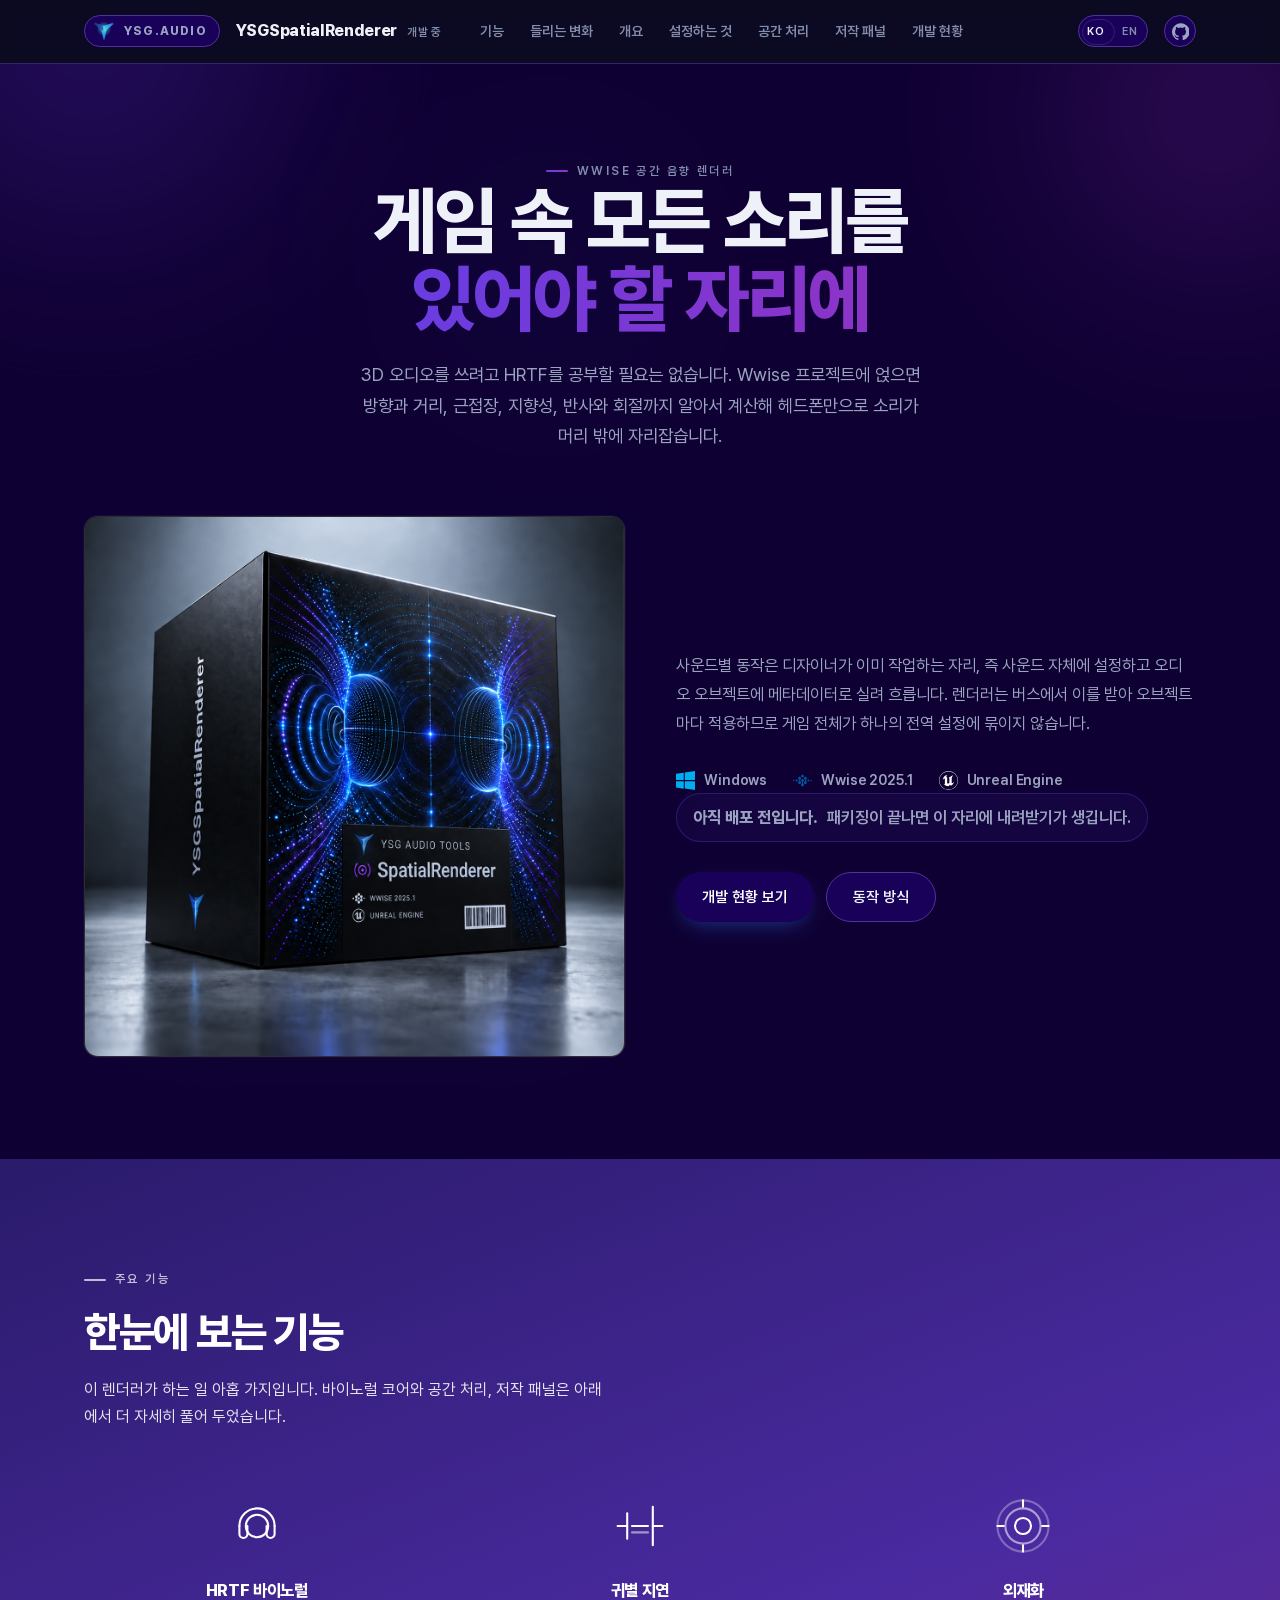
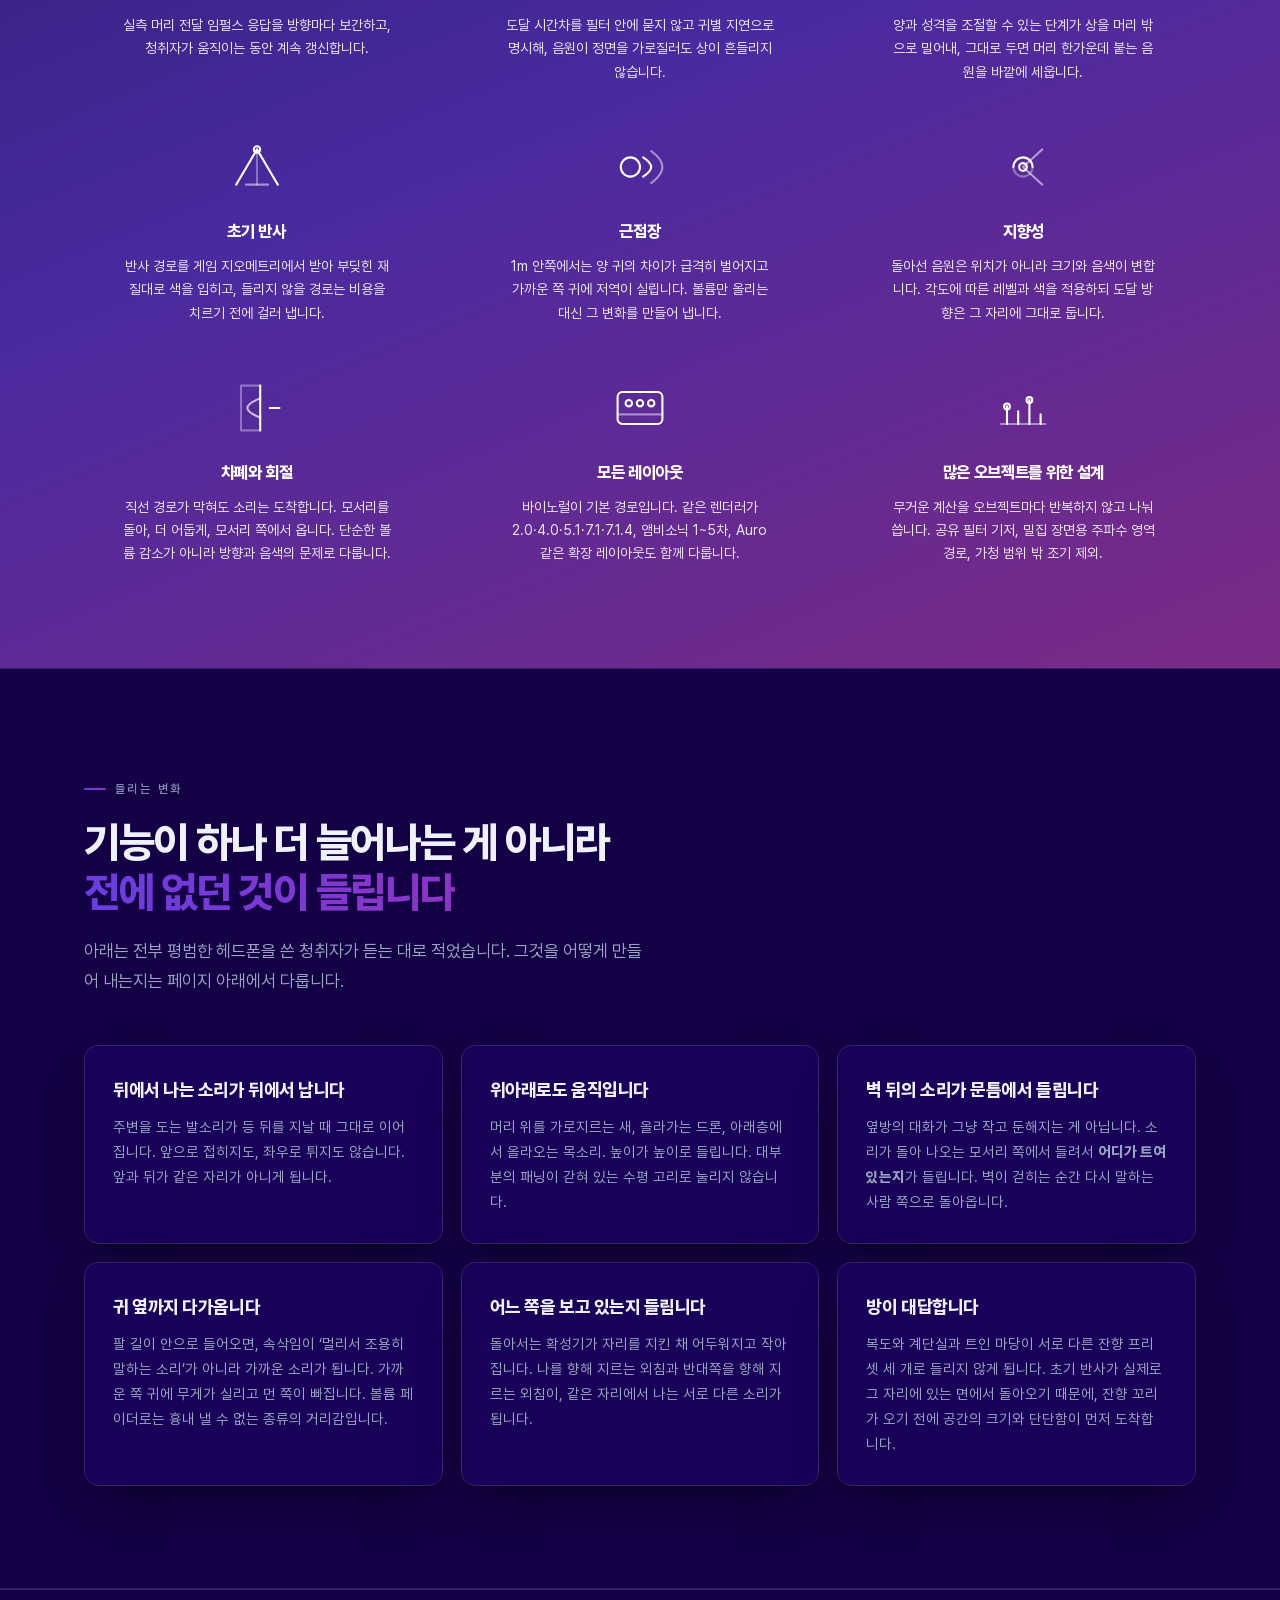
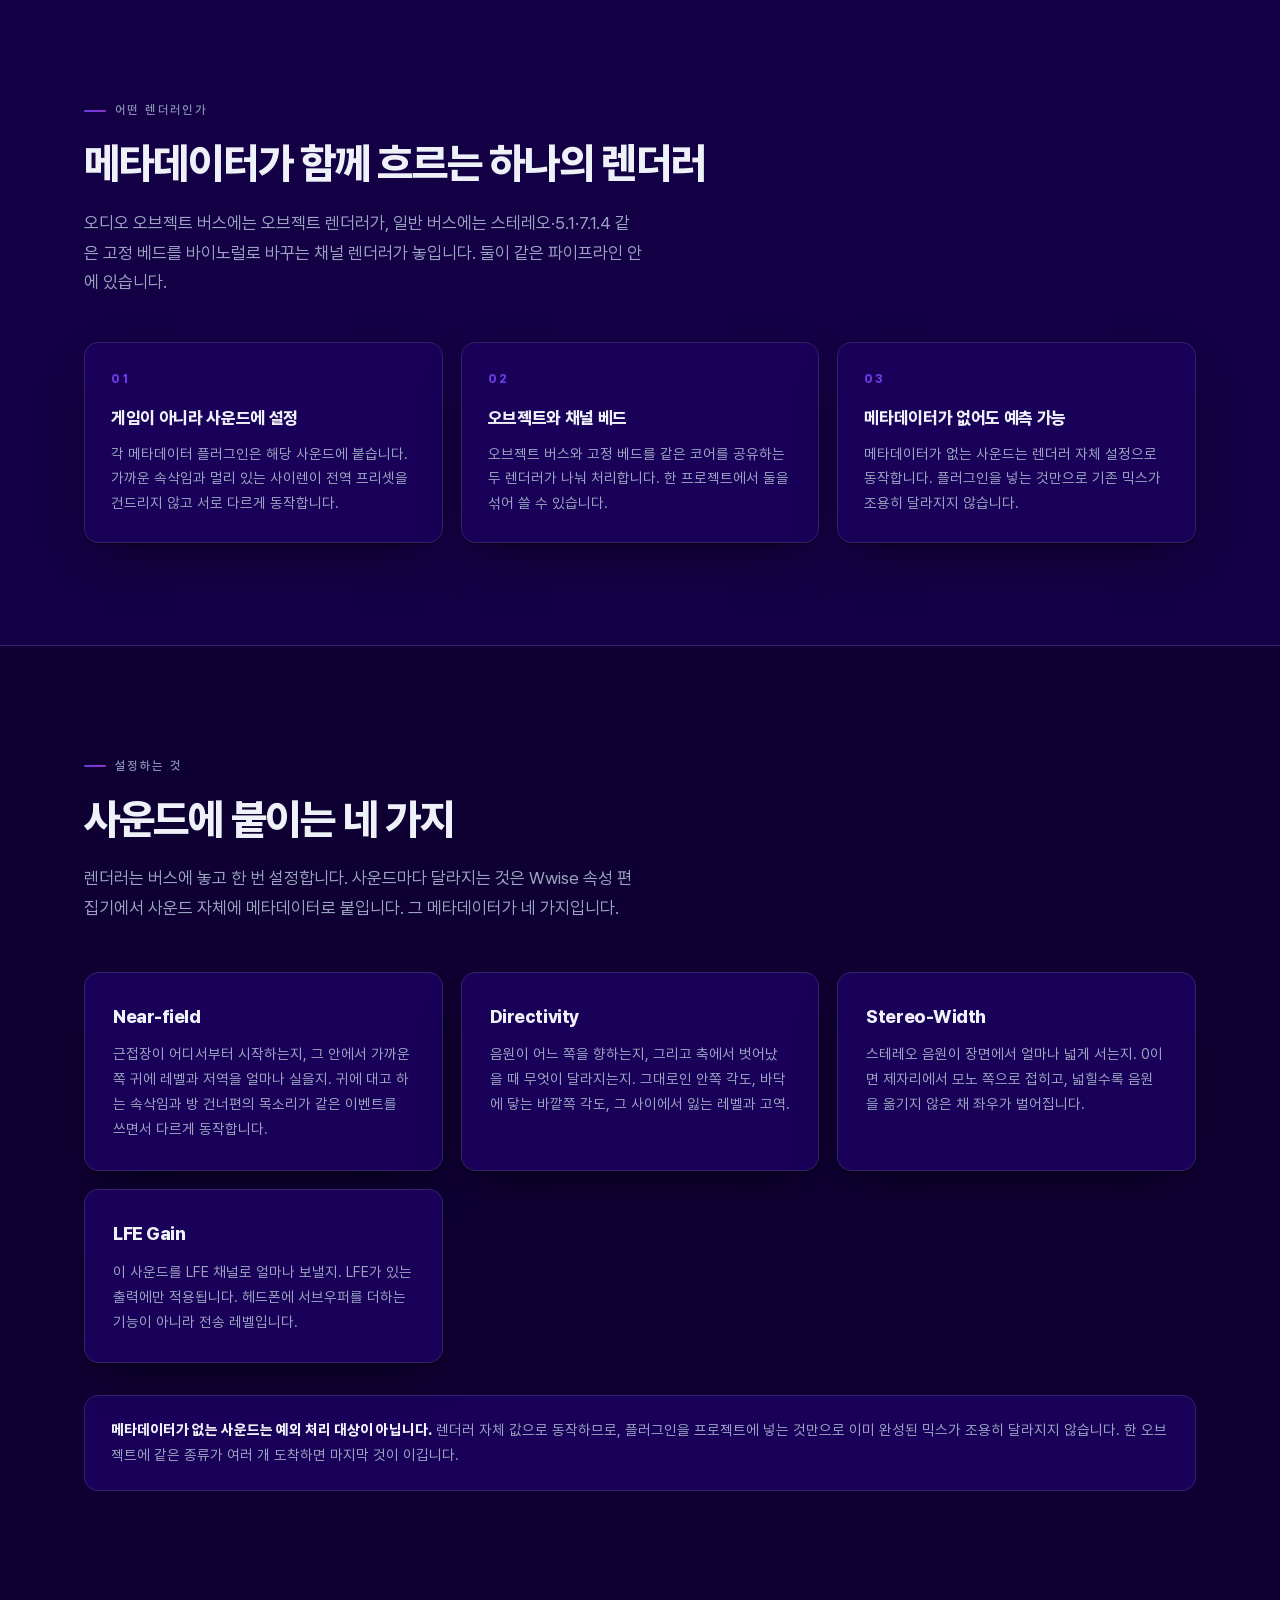
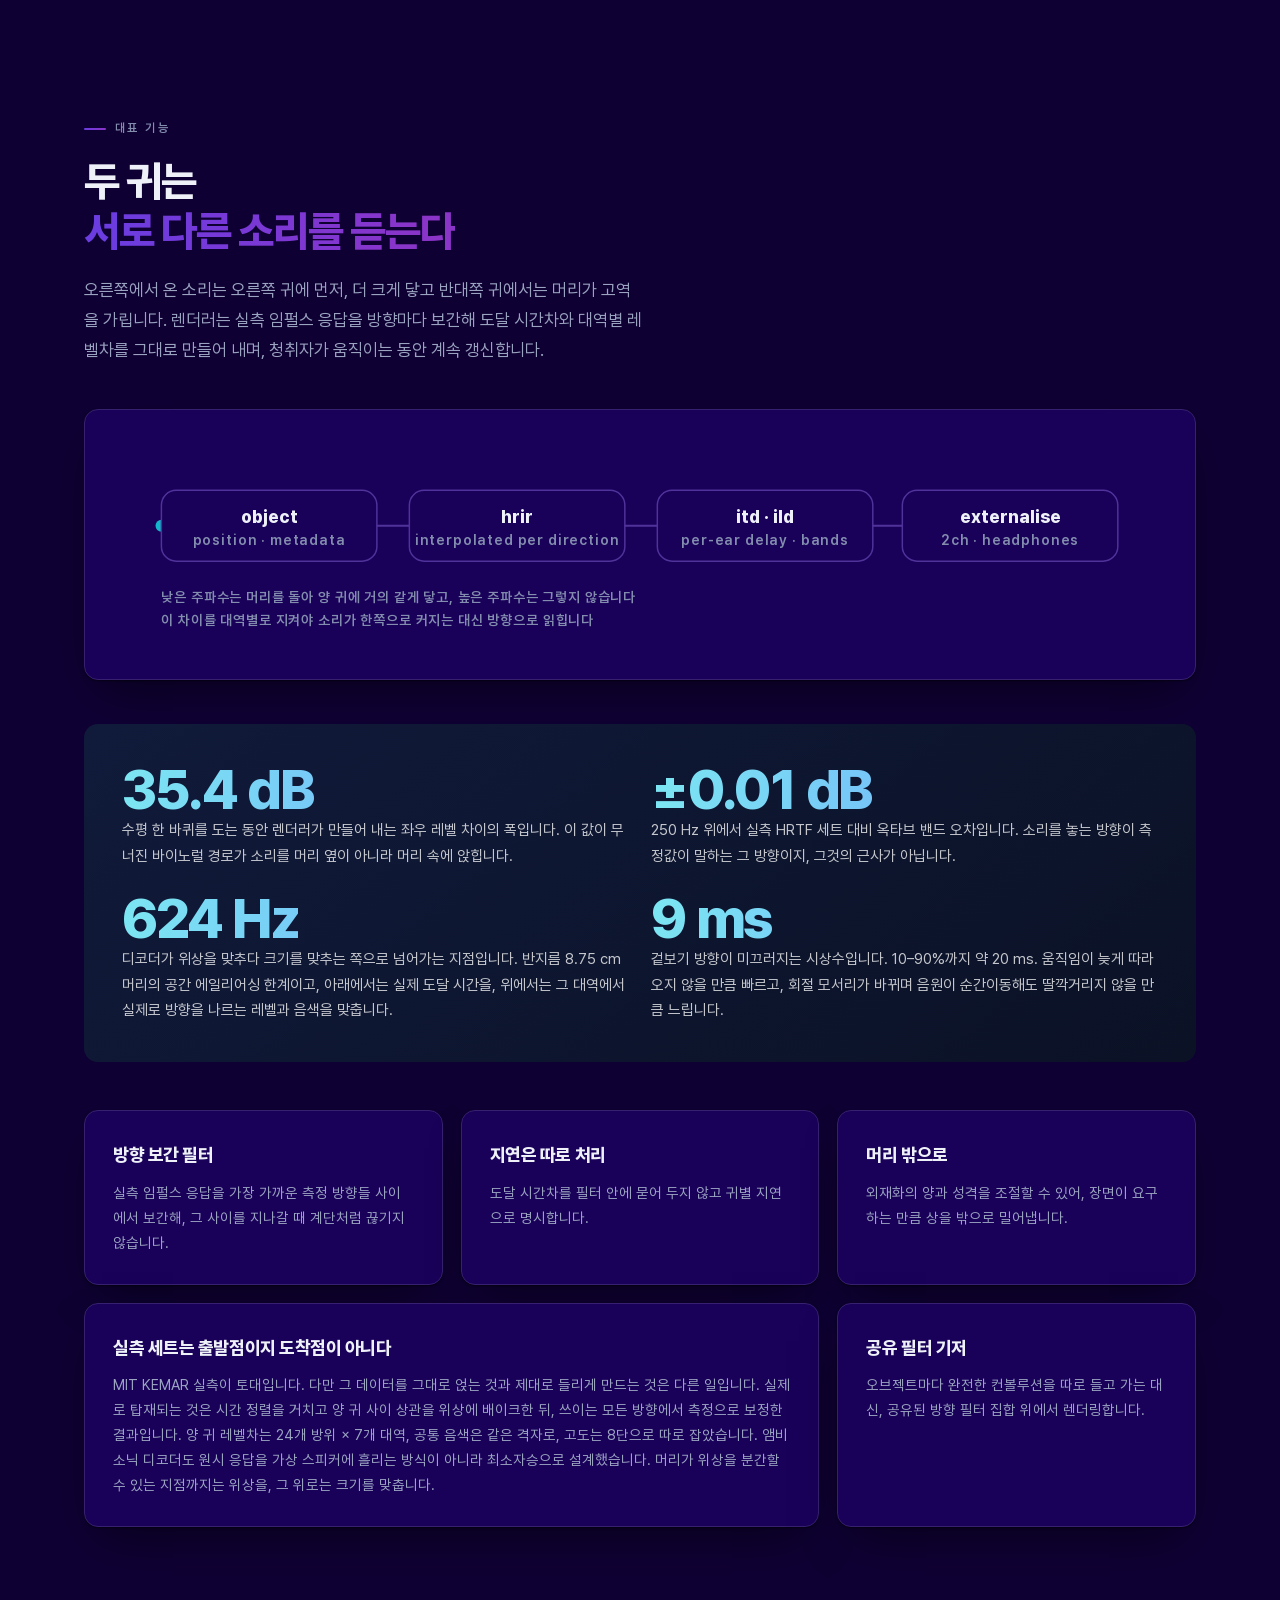
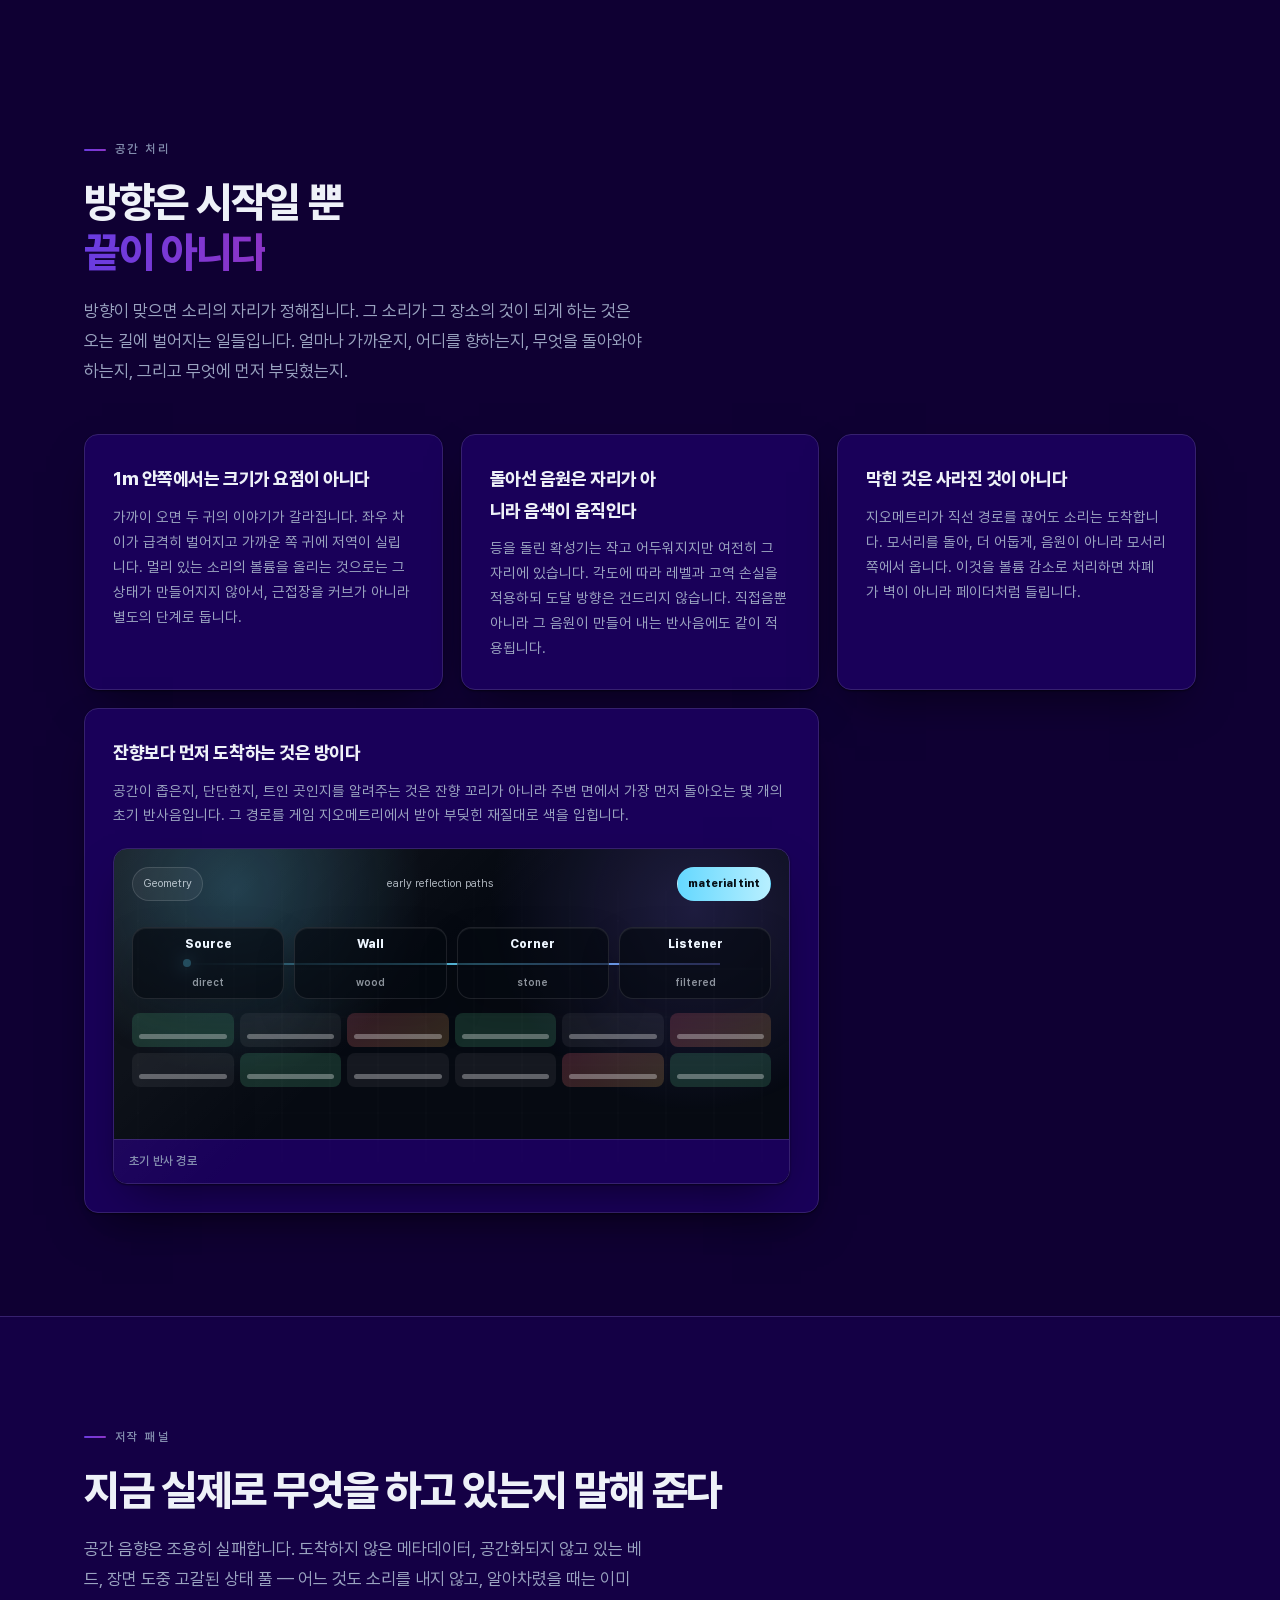
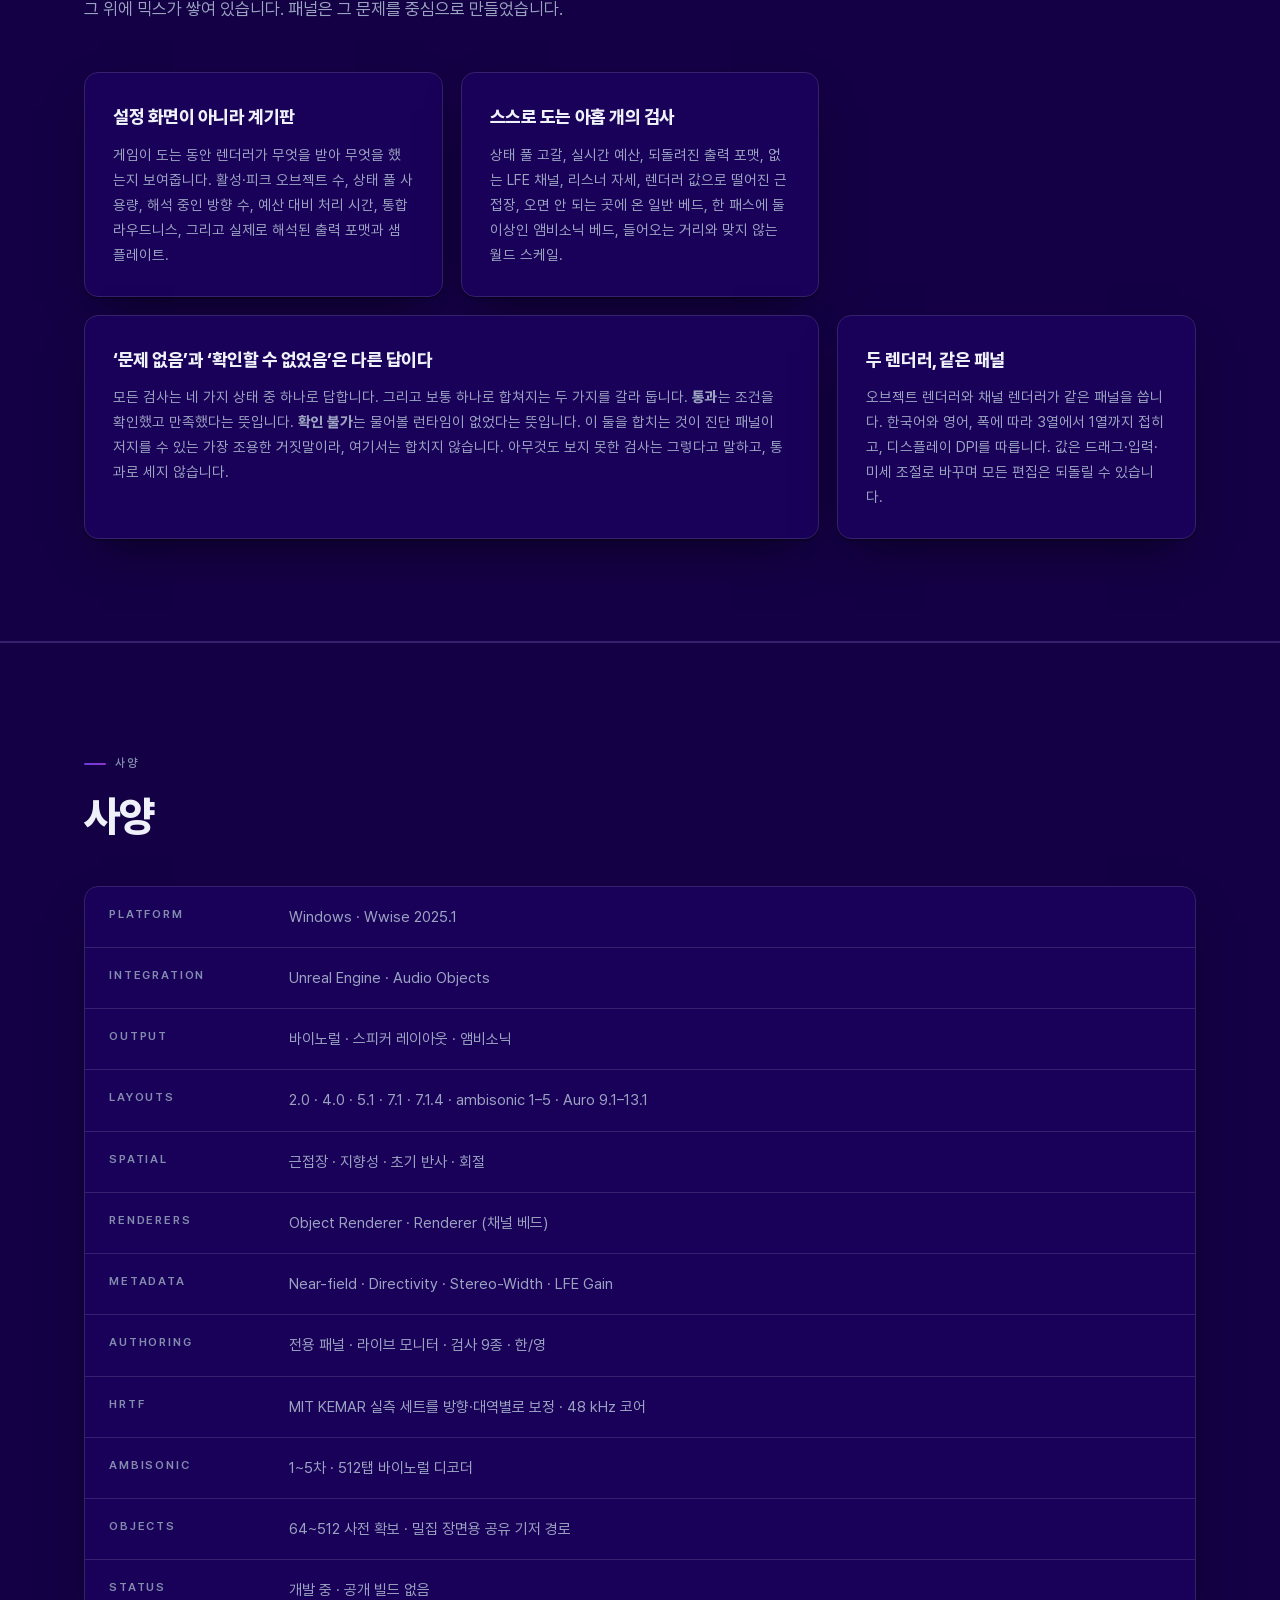
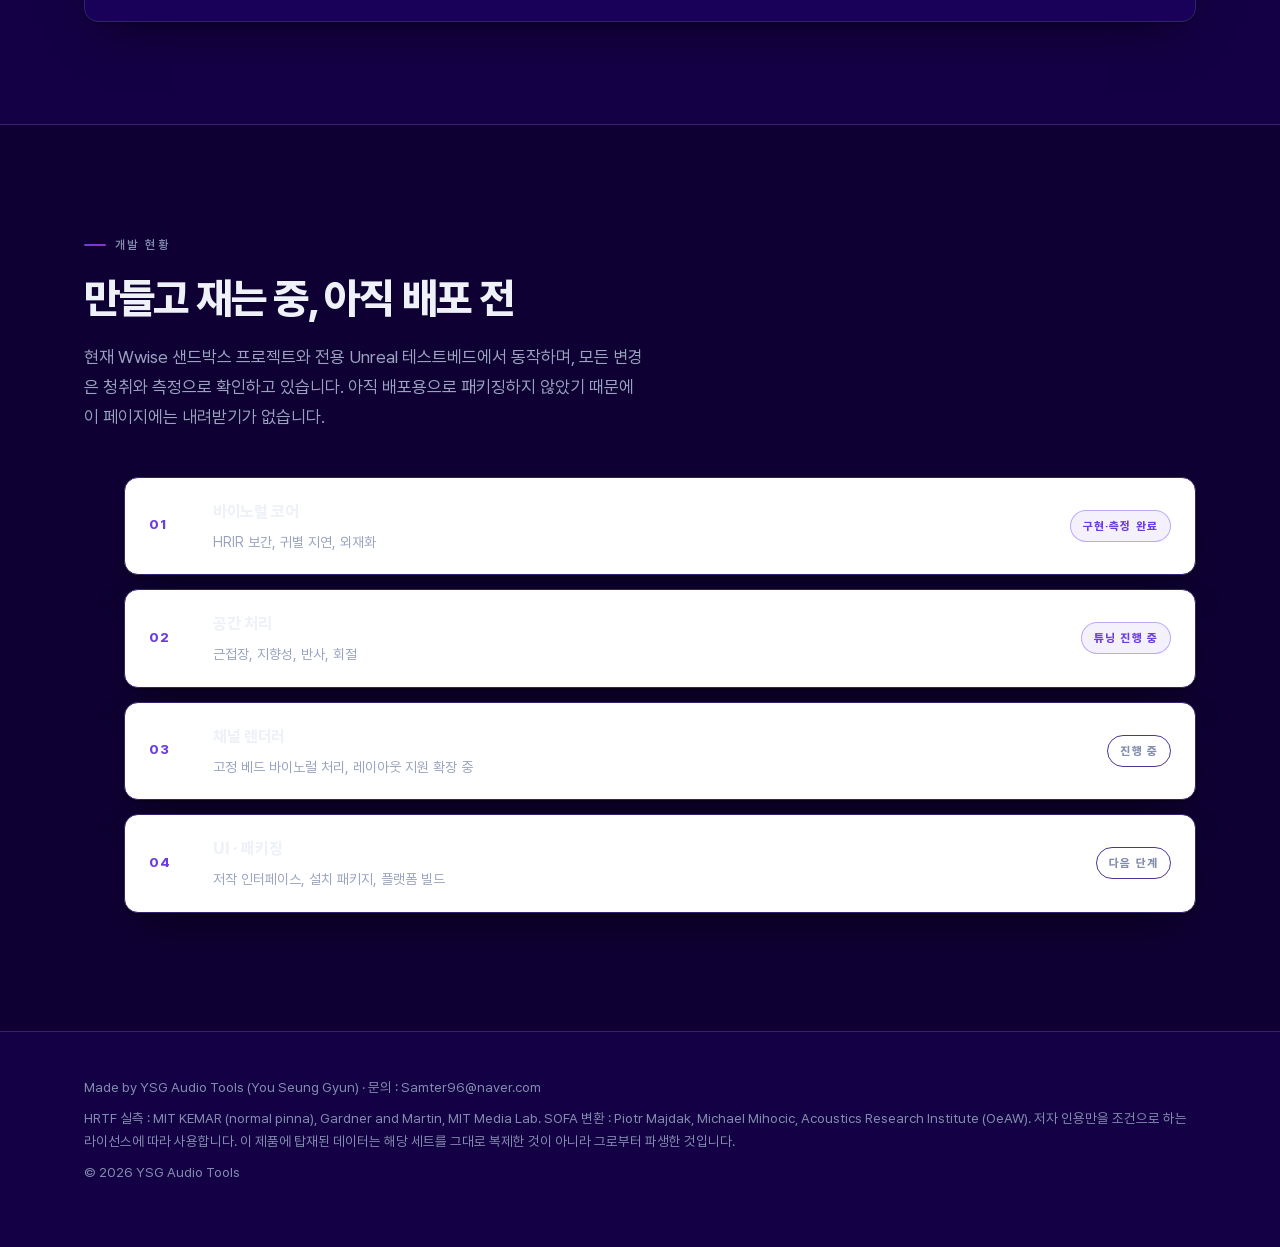
<file: spatial-renderer/index.html>
<!doctype html>
<html lang="ko">
<head>
<meta charset="utf-8">
<meta name="viewport" content="width=device-width, initial-scale=1, viewport-fit=cover">
<title>YSGSpatialRenderer — 게임 오디오 공간 음향 렌더러</title>
<meta name="description" content="Wwise 오디오 오브젝트를 머리 전달 함수로 바이노럴 렌더링하고, 근접장·지향성·초기 반사·회절까지 하나의 파이프라인에서 처리하는 게임 오디오 공간 음향 렌더러.">
<link rel="icon" href="../assets/favicon-ysg.ico" sizes="any">
<link rel="icon" type="image/svg+xml" href="../assets/ysg-favicon.svg">
<link rel="apple-touch-icon" href="../assets/favicon-ysg.png">
<!-- 공용 스타일시트. 디자인 토큰·부품(상단바·버튼·타일·Key Features 패널·
     제품 박스 렌더)이 전부 여기 있다. 페이지마다 복사하지 말 것. -->
<link rel="stylesheet" href="../assets/ysg.css">
<style>
  /* YSGSpatialRenderer 키컬러 — 바이올렛 → 마젠타.
     실측: 흰글자/key 6.27:1 · key/흰바탕 6.27:1 · 패널 최악 8.34:1 (전부 AA 위).
     ⚠ 이 값을 밝게 올리지 말 것. 밝은 바이올렛은 흰 글자와 3:1 도 안 나온다. */
  :root{
    --key:      #6b3ce0;
    --key-2:    #a83ad0;
    --key-grad: #8b34c8;
    --keys-1:   #2a1b6b;
    --keys-2:   #4a2aa0;
    --keys-3:   #7b2a86;
    --product-bg:url("../spatial-renderer/assets/v2/product-box.png");
    /* `SpatialRenderer` 는 이 사이트에서 가장 긴 제품명이다. 기본 락업
       크기(23px)면 이름만 147px 이 되어 앞면 내용폭(146px)을 넘겨 잘렸다.
       실측 기준 18px 이면 이름 115 + 마크·간격 25 = 140 으로 들어간다. */
    --lock-size: clamp(12px, 1.6vw, 18px);
  }
  /* 다크 지면(바이올렛)은 ysg.css 의 body.theme-dark 기본값을 그대로
     쓴다 — 이 페이지 색이 곧 공유 기본값이다. */
  /* 아직 배포 전이라 내려받기가 없다. 그 사실을 눈에 띄게 알리는 띠. */
  .devnote{
    display:inline-flex; align-items:center; gap:9px; margin-top:22px;
    padding:9px 16px; border-radius:999px;
    border:1px solid rgba(107,60,224,.32); background:rgba(107,60,224,.07);
    font-size:13.5px; font-weight:600; color:var(--key);
  }
  .devnote b{font-weight:800}
  .product-photo{
    margin:0; align-self:stretch; min-height:clamp(360px,38vw,554px);
    border-radius:var(--r); overflow:hidden; background:#080b12;
    border:1px solid rgba(255,255,255,.14);
    box-shadow:0 34px 72px -38px rgba(16,6,52,.86), 0 0 0 1px rgba(255,255,255,.04);
  }
  .product-photo img{
    display:block; width:100%; height:100%; object-fit:cover;
  }
  /* 개발 현황 목록 */
  .status{margin-top:44px; display:grid; gap:14px}
  .status li{
    list-style:none; display:grid; grid-template-columns:46px 1fr auto; gap:18px;
    align-items:center; padding:20px 24px; background:#fff;
    border:1px solid var(--line); border-radius:var(--r); box-shadow:var(--shadow);
  }
  .status b{font-size:13px; font-weight:800; letter-spacing:.1em; color:var(--key)}
  .status h3{font-size:16px; font-weight:800; letter-spacing:-.02em}
  .status p{margin:4px 0 0; font-size:14px; color:var(--ink-2)}
  .status span{
    font-size:11.5px; font-weight:700; letter-spacing:.1em; text-transform:uppercase;
    padding:5px 12px; border-radius:999px; white-space:nowrap;
    border:1px solid var(--line-2); color:var(--ink-3);
  }
  .status li[data-done] span{
    border-color:rgba(107,60,224,.4); color:var(--key); background:rgba(107,60,224,.07);
  }
  @media (max-width:640px){
    .product-photo{min-height:auto; aspect-ratio:1}
    .status li{grid-template-columns:1fr; gap:8px}
    .status span{justify-self:start}
  }
</style>
</head>
<body class="theme-dark product-atmosphere">

<header class="topbar">
  <div class="topbar__in">
    <a class="ysglogo" href="../index.html" aria-label="YSG Audio Tools">
      <span class="ysglogo__mark" aria-hidden="true"><img src="../assets/ysg-mark-color.svg" alt="" /></span>
      <span>YSG<b>.AUDIO</b></span>
    </a>
    <a class="brand" href="#top">
      <span class="brand__name">YSGSpatialRenderer</span>
      <span class="brand__v" data-en="dev build">개발 중</span>
    </a>
    <nav class="navlinks" aria-label="페이지 섹션">
      <a href="#keys" data-en="Features">기능</a>
      <a href="#hear" data-en="What you hear">들리는 변화</a>
      <a href="#overview" data-en="Overview">개요</a>
      <a href="#parts" data-en="What you author">설정하는 것</a>
      <a href="#space" data-en="Space">공간 처리</a>
      <a href="#panel" data-en="Panel">저작 패널</a>
      <a href="#status" data-en="Status">개발 현황</a>
    </nav>
    <button class="langswitch" type="button" aria-label="언어 전환" aria-pressed="false"><span class="ko">KO</span><span class="en">EN</span></button>
    <a class="ghicon" href="https://github.com/samter96/YSGAudioTools" target="_blank" rel="noreferrer" aria-label="GitHub repository">
      <svg viewBox="0 0 24 24" aria-hidden="true"><path d="M12 .5a12 12 0 0 0-3.79 23.39c.6.11.82-.26.82-.58v-2.03c-3.34.73-4.04-1.42-4.04-1.42-.55-1.38-1.34-1.75-1.34-1.75-1.09-.75.08-.73.08-.73 1.21.08 1.85 1.24 1.85 1.24 1.07 1.84 2.81 1.31 3.5 1 .11-.78.42-1.31.76-1.61-2.67-.3-5.47-1.33-5.47-5.93 0-1.31.47-2.38 1.24-3.22-.12-.3-.54-1.52.12-3.18 0 0 1.01-.32 3.3 1.23a11.4 11.4 0 0 1 6 0c2.29-1.55 3.3-1.23 3.3-1.23.66 1.66.24 2.88.12 3.18.77.84 1.24 1.91 1.24 3.22 0 4.61-2.81 5.63-5.49 5.93.43.37.81 1.1.81 2.22v3.29c0 .32.22.7.83.58A12 12 0 0 0 12 .5z"/></svg>
    </a>
  </div>
</header>

<main id="top">

  <!-- ── 히어로 ─────────────────────────────────────────────── -->
  <section class="hero">
    <div class="aura" aria-hidden="true"><i></i><i></i><i></i></div>
    <div class="wrap">
      <div class="hero__head">
        <span class="eyebrow" data-en="Wwise spatial audio renderer">Wwise 공간 음향 렌더러</span>
        <h1 class="display" data-en='Every sound in a game,<br><span class="grad">exactly where it belongs</span>'>게임 속 모든 소리를<br><span class="grad">있어야 할 자리에</span></h1>
      </div>
      <p class="hero__sub" data-en="You should not have to learn HRTF to ship 3D audio. Drop it onto a Wwise project and direction, distance, near-field, directivity, reflections and diffraction are handled for you - sound sits outside the head on plain headphones.">
3D 오디오를 쓰려고 HRTF를 공부할 필요는 없습니다. Wwise 프로젝트에 얹으면
        방향과 거리, 근접장, 지향성, 반사와 회절까지 알아서 계산해
        헤드폰만으로 소리가 머리 밖에 자리잡습니다.
      </p>

      <div class="pitch">
        <figure class="product-photo" aria-label="YSGSpatialRenderer 제품 박스 이미지">
          <img src="assets/v2/product-box.png" alt="YSGSpatialRenderer 제품 박스 이미지">
        </figure>
        <div class="pitch__copy">
          <p data-en="Per-sound behaviour is authored where designers already work - on the sound itself - and travels with the audio object as metadata. The renderer reads it on the bus and applies it per object, so a whole game is never tied to one global setting.">
            사운드별 동작은 디자이너가 이미 작업하는 자리, 즉 사운드 자체에 설정하고
            오디오 오브젝트에 메타데이터로 실려 흐릅니다. 렌더러는 버스에서 이를 받아
            오브젝트마다 적용하므로 게임 전체가 하나의 전역 설정에 묶이지 않습니다.
          </p>

          <div class="plats">
            <span class="plat">
              <svg viewBox="0 0 24 24" aria-hidden="true">
                <path fill="#00adef" d="M0 3.45 9.75 2.1v9.4H0z"/><path fill="#00adef" d="M11.1 1.92 24 0v11.4H11.1z"/>
                <path fill="#00adef" d="M0 12.9h9.75v9.4L0 20.94z"/><path fill="#00adef" d="M11.1 12.9H24V24l-12.9-1.92z"/>
              </svg>
              <span>Windows</span>
            </span>
            <span class="plat"><svg viewBox="0 0 24 24" aria-hidden="true"><path fill="#00549F" d="M6 12c0 .7644-.6193 1.3846-1.3846 1.3846-.7645 0-1.3847-.6202-1.3847-1.3846 0-.765.6202-1.3846 1.3847-1.3846C5.3807 10.6154 6 11.2351 6 12m7.8462-5.5384c0 1.0191-.826 1.8461-1.8463 1.8461-1.0188 0-1.8461-.827-1.8461-1.8461 0-1.0197.8273-1.8462 1.8461-1.8462 1.0203 0 1.8463.8265 1.8463 1.8462M1.8462 12a.923.923 0 0 1-.9231.923C.4143 12.923 0 12.5096 0 12c0-.5102.4142-.923.923-.923.51 0 .923.4128.923.923M24 12c0 .5095-.4133.923-.923.923-.5089 0-.9231-.4135-.9231-.923 0-.5102.4142-.923.923-.923.5098 0 .923.4128.923.923m-3.2306 0c0 .7644-.6195 1.3846-1.3847 1.3846C18.6203 13.3846 18 12.7644 18 12c0-.765.6203-1.3846 1.3846-1.3846.7652 0 1.3847.6197 1.3847 1.3846m-8.2252 2.8356c.0034.535.2557 1.0139.6581 1.3139.4006.3332.6584.8409.6584 1.4048 0 1.0139-.8192 1.8303-1.8295 1.8303H12c-1.0116 0-1.8317-.8164-1.8317-1.8303 0-.564.2596-1.0716.6606-1.4048.3999-.3.6615-.7788.6577-1.314v-.1283c-.004-.5395-.2578-1.0183-.6577-1.3154-.401-.336-.6606-.8423-.6606-1.4077 0-1.0125.8201-1.8302 1.8317-1.8302h.0312c1.0103 0 1.8295.8177 1.8295 1.8302 0 .5654-.2578 1.0717-.6584 1.4077a1.6166 1.6166 0 0 0-.658 1.3154v.1284m3.6922-2.7692c.0033.535.2557 1.0139.658 1.3139.4007.3332.6585.8409.6585 1.4048 0 1.0139-.8192 1.8302-1.8295 1.8302h-.031c-1.0118 0-1.8318-.8163-1.8318-1.8302 0-.564.2597-1.0716.6606-1.4048.3999-.3.6614-.7788.6577-1.314v-.1283c-.004-.5395-.2578-1.0183-.6577-1.3154-.401-.336-.6606-.8423-.6606-1.4077 0-1.0125.82-1.8302 1.8318-1.8302h.031c1.0103 0 1.8295.8177 1.8295 1.8302 0 .5654-.2578 1.0717-.6584 1.4077a1.6166 1.6166 0 0 0-.658 1.3154v.1284m-7.3848 0c.0035.535.2559 1.0139.6582 1.3139a1.828 1.828 0 0 1 .6583 1.4048c0 1.0139-.8193 1.8302-1.8294 1.8302h-.0312c-1.0116 0-1.8317-.8163-1.8317-1.8302 0-.564.2596-1.0716.6606-1.4048.3999-.3.6615-.7788.6577-1.314v-.1283c-.004-.5395-.2578-1.0183-.6577-1.3154-.401-.336-.6606-.8423-.6606-1.4077 0-1.0125.8201-1.8302 1.8317-1.8302h.0312c1.0101 0 1.8294.8177 1.8294 1.8302 0 .5654-.2578 1.0717-.6583 1.4077a1.617 1.617 0 0 0-.6582 1.3154v.1284"/></svg><span data-en="Wwise 2025.1">Wwise 2025.1</span></span>
            <span class="plat"><svg viewBox="0 0 24 24" aria-hidden="true"><path fill="#fff" d="M12 0a12 12 0 1012 12A12 12 0 0012 0zm0 23.52A11.52 11.52 0 1123.52 12 11.52 11.52 0 0112 23.52zm7.13-9.791c-.206.997-1.126 3.557-4.06 4.942l-1.179-1.325-1.988 2a7.338 7.338 0 01-5.804-2.978 2.859 2.859 0 00.65.123c.326.006.678-.114.678-.66v-5.394a.89.89 0 00-1.116-.89c-.92.212-1.656 2.509-1.656 2.509a7.304 7.304 0 012.528-5.597 7.408 7.408 0 013.73-1.721c-1.006.573-1.57 1.507-1.57 2.29 0 1.262.76 1.109.984.923v7.28a1.157 1.157 0 00.148.256 1.075 1.075 0 00.88.445c.76 0 1.747-.868 1.747-.868V9.172c0-.6-.452-1.324-.905-1.572 0 0 .838-.149 1.484.346a5.537 5.537 0 01.387-.425c1.508-1.48 2.929-1.902 4.112-2.112 0 0-2.151 1.69-2.151 3.96 0 1.687.043 5.801.043 5.801.799.771 1.986-.342 3.059-1.441Z"/></svg><span data-en="Unreal Engine">Unreal Engine</span></span>
          </div>

          <p class="devnote" data-en="<b>No download yet.</b> Not packaged for release."><b>아직 배포 전입니다.</b> 패키징이 끝나면 이 자리에 내려받기가 생깁니다.</p>

          <div class="btnrow">
            <a class="btn btn--primary" href="#status" data-en="Development status">개발 현황 보기</a>
            <a class="btn" href="#core" data-en="How it works">동작 방식</a>
          </div>
        </div>
      </div>

    </div>
  </section>

  <!-- ── Key Features ───────────────────────────────────────── -->
  <section id="keys" class="keys">
    <div class="wrap">
      <div class="rise">
        <span class="eyebrow" data-en="Key features">주요 기능</span>
        <h2 class="h2" data-en="Everything it does, at a glance">한눈에 보는 기능</h2>
        <p class="keys__lead" data-en="Nine things the renderer does. The binaural core, the spatial stages and the authoring panel are opened up below.">
          이 렌더러가 하는 일 아홉 가지입니다. 바이노럴 코어와 공간 처리, 저작 패널은
          아래에서 더 자세히 풀어 두었습니다.
        </p>
      </div>
      <div class="keys__grid">
        <div class="key rise">
          <svg viewBox="0 0 40 40" aria-hidden="true"><circle cx="20" cy="20" r="7"/><path d="M9 20a11 11 0 0 1 22 0"/><path d="M9 20v5a2.5 2.5 0 0 0 5 0v-5M31 20v5a2.5 2.5 0 0 1-5 0v-5"/></svg>
          <h3 data-en="HRTF binaural">HRTF 바이노럴</h3>
          <p data-en="Measured head-related impulse responses interpolated per direction, updated while the listener moves.">실측 머리 전달 임펄스 응답을 방향마다 보간하고, 청취자가 움직이는 동안 계속 갱신합니다.</p>
        </div>
        <div class="key rise">
          <svg viewBox="0 0 40 40" aria-hidden="true"><path d="M6 20h6"/><path d="M12 12v16"/><path d="M28 8v24"/><path d="M28 20h6"/><path d="M15 20h10"/><path d="M15 24h10" opacity=".5"/></svg>
          <h3 data-en="Per-ear delay">귀별 지연</h3>
          <p data-en="Arrival time difference is explicit rather than buried in the filter, so the image holds when a source crosses the front.">도달 시간차를 필터 안에 묻지 않고 귀별 지연으로 명시해, 음원이 정면을 가로질러도 상이 흔들리지 않습니다.</p>
        </div>
        <div class="key rise">
          <svg viewBox="0 0 40 40" aria-hidden="true"><circle cx="20" cy="20" r="5"/><circle cx="20" cy="20" r="11" opacity=".55"/><circle cx="20" cy="20" r="16" opacity=".3"/><path d="M20 4v4M20 32v4M4 20h4M32 20h4"/></svg>
          <h3 data-en="Externalisation">외재화</h3>
          <p data-en="An adjustable stage pushes the image out of the head, so sources that would collapse to the centre stand outside it.">양과 성격을 조절할 수 있는 단계가 상을 머리 밖으로 밀어내, 그대로 두면 머리 한가운데 붙는 음원을 바깥에 세웁니다.</p>
        </div>
        <div class="key rise">
          <svg viewBox="0 0 40 40" aria-hidden="true"><path d="M7 31 20 9l13 22"/><path d="M13 31h14" opacity=".5"/><path d="M20 9v22" opacity=".35"/><circle cx="20" cy="9" r="2"/></svg>
          <h3 data-en="Early reflections">초기 반사</h3>
          <p data-en="Reflection paths come from game geometry, take the colour of the material they hit, and get culled before they cost anything if they will not be heard.">반사 경로를 게임 지오메트리에서 받아 부딪힌 재질대로 색을 입히고, 들리지 않을 경로는 비용을 치르기 전에 걸러 냅니다.</p>
        </div>
        <div class="key rise">
          <svg viewBox="0 0 40 40" aria-hidden="true"><circle cx="14" cy="20" r="6"/><path d="M22 14c3 2 5 4 5 6s-2 4-5 6"/><path d="M27 10c4 3 7 6 7 10s-3 7-7 10" opacity=".5"/></svg>
          <h3 data-en="Near-field">근접장</h3>
          <p data-en="Inside a metre the difference between the ears widens sharply and the near ear gains low end. Near-field processing makes that happen instead of just raising volume.">1m 안쪽에서는 양 귀의 차이가 급격히 벌어지고 가까운 쪽 귀에 저역이 실립니다. 볼륨만 올리는 대신 그 변화를 만들어 냅니다.</p>
        </div>
        <div class="key rise">
          <svg viewBox="0 0 40 40" aria-hidden="true"><path d="M14 20a6 6 0 0 1 12 0"/><path d="M14 20a6 6 0 0 0 12 0" opacity=".35"/><path d="M20 20 32 9M20 20l12 11" opacity=".55"/><circle cx="20" cy="20" r="2.4"/></svg>
          <h3 data-en="Directivity">지향성</h3>
          <p data-en="A turned source changes level and colour, not position. Directivity applies both by angle and leaves the direction of arrival where the source is.">돌아선 음원은 위치가 아니라 크기와 음색이 변합니다. 각도에 따른 레벨과 색을 적용하되 도달 방향은 그 자리에 그대로 둡니다.</p>
        </div>
        <div class="key rise">
          <svg viewBox="0 0 40 40" aria-hidden="true"><path d="M22 6v28"/><path d="M22 6H10v28h12" opacity=".35"/><path d="M22 14c-5 2-8 4-8 6s3 4 8 6" opacity=".7"/><path d="M28 20h6"/></svg>
          <h3 data-en="Occlusion &amp; diffraction">차폐와 회절</h3>
          <p data-en="A blocked direct path does not stop sound. It arrives around the corner, darker, from the corner. Treated as a question of direction and colour, not a volume cut.">직선 경로가 막혀도 소리는 도착합니다. 모서리를 돌아, 더 어둡게, 모서리 쪽에서 옵니다. 단순한 볼륨 감소가 아니라 방향과 음색의 문제로 다룹니다.</p>
        </div>
        <div class="key rise">
          <svg viewBox="0 0 40 40" aria-hidden="true"><rect x="6" y="10" width="28" height="20" rx="3"/><path d="M6 24h28" opacity=".45"/><circle cx="13" cy="17" r="2"/><circle cx="20" cy="17" r="2"/><circle cx="27" cy="17" r="2"/></svg>
          <h3 data-en="Every layout">모든 레이아웃</h3>
          <p data-en="Binaural is the default path. The same renderer also handles 2.0, 4.0, 5.1, 7.1, 7.1.4, ambisonic orders 1 to 5 and extended layouts such as Auro.">바이노럴이 기본 경로입니다. 같은 렌더러가 2.0·4.0·5.1·7.1·7.1.4, 앰비소닉 1~5차, Auro 같은 확장 레이아웃도 함께 다룹니다.</p>
        </div>
        <div class="key rise">
          <svg viewBox="0 0 40 40" aria-hidden="true"><path d="M6 30h28" opacity=".45"/><path d="M10 30V19M17 30v-8M24 30v-15M31 30v-6"/><circle cx="10" cy="19" r="1.8"/><circle cx="24" cy="15" r="1.8"/></svg>
          <h3 data-en="Built for many objects">많은 오브젝트를 위한 설계</h3>
          <p data-en="Heavy work is shared rather than repeated per object: a shared filter basis, a frequency-domain path for dense scenes, and an early exit for anything out of audible range.">무거운 계산을 오브젝트마다 반복하지 않고 나눠 씁니다. 공유 필터 기저, 밀집 장면용 주파수 영역 경로, 가청 범위 밖 조기 제외.</p>
        </div>
      </div>
    </div>
  </section>

  <!-- ── 들리는 변화 ────────────────────────────────────────────
       기능 목록 다음에 와야 하는 것은 원리가 아니라 결과다. 여기 있는
       문장은 전부 "무엇이 들리는가"로 쓰고, 어떻게 그렇게 되는지는
       아래 절들에 남긴다. -->
  <section id="hear" class="band">
    <div class="wrap">
      <div class="rise">
        <span class="eyebrow" data-en="What you hear">들리는 변화</span>
        <h2 class="h2" data-en='Not a longer feature list.<br><span class="grad">Things you could not hear before</span>'>기능이 하나 더 늘어나는 게 아니라<br><span class="grad">전에 없던 것이 들립니다</span></h2>
        <p class="lead" data-en="Everything below is described as a listener hears it, on ordinary headphones. How each one is produced is opened up further down the page.">
          아래는 전부 평범한 헤드폰을 쓴 청취자가 듣는 대로 적었습니다.
          그것을 어떻게 만들어 내는지는 페이지 아래에서 다룹니다.
        </p>
      </div>
      <div class="tiles">
        <div class="tile rise">
          <h3 data-en="Behind you, and you know it">뒤에서 나는 소리가 뒤에서 납니다</h3>
          <p data-en="A footstep that walks around you keeps going when it passes behind - it does not fold into the front or jump from one side to the other. Front and back stop being the same place.">
            주변을 도는 발소리가 등 뒤를 지날 때 그대로 이어집니다.
            앞으로 접히지도, 좌우로 튀지도 않습니다. 앞과 뒤가 같은 자리가 아니게 됩니다.
          </p>
        </div>
        <div class="tile rise">
          <h3 data-en="Above and below, not just around">위아래로도 움직입니다</h3>
          <p data-en="A bird crossing overhead, a drone climbing, a voice from the floor below - height reads as height instead of collapsing onto the horizontal ring where most panning lives.">
            머리 위를 가로지르는 새, 올라가는 드론, 아래층에서 올라오는 목소리.
            높이가 높이로 들립니다. 대부분의 패닝이 갇혀 있는 수평 고리로 눌리지 않습니다.
          </p>
        </div>
        <div class="tile rise">
          <h3 data-en="Through the wall, from the doorway">벽 뒤의 소리가 문틈에서 들립니다</h3>
          <p data-en="A conversation in the next room is not just quieter and duller. It arrives from the edge it bends around, so you can hear where the opening is - and the moment the wall clears, it snaps back to the talker.">
            옆방의 대화가 그냥 작고 둔해지는 게 아닙니다.
            소리가 돌아 나오는 모서리 쪽에서 들려서 <b>어디가 트여 있는지</b>가 들립니다.
            벽이 걷히는 순간 다시 말하는 사람 쪽으로 돌아옵니다.
          </p>
        </div>
        <div class="tile rise">
          <h3 data-en="Close enough to feel">귀 옆까지 다가옵니다</h3>
          <p data-en="Inside arm&#39;s reach a whisper stops sounding like a quiet voice across the room and starts sounding close: weight on the near ear, the far ear falling away, the kind of proximity a volume fader cannot fake.">
            팔 길이 안으로 들어오면, 속삭임이 &lsquo;멀리서 조용히 말하는 소리&rsquo;가 아니라
            가까운 소리가 됩니다. 가까운 쪽 귀에 무게가 실리고 먼 쪽이 빠집니다.
            볼륨 페이더로는 흉내 낼 수 없는 종류의 거리감입니다.
          </p>
        </div>
        <div class="tile rise">
          <h3 data-en="You can hear which way it faces">어느 쪽을 보고 있는지 들립니다</h3>
          <p data-en="A speaker turning away goes darker and smaller while staying exactly where it is. A shout aimed at you and the same shout aimed away are different sounds from the same position.">
            돌아서는 확성기가 자리를 지킨 채 어두워지고 작아집니다.
            나를 향해 지르는 외침과 반대쪽을 향해 지르는 외침이,
            같은 자리에서 나는 서로 다른 소리가 됩니다.
          </p>
        </div>
        <div class="tile rise">
          <h3 data-en="The room answers back">방이 대답합니다</h3>
          <p data-en="A corridor, a stairwell and an open yard stop sounding like three reverb presets. The first reflections come off the surfaces that are actually there, so the size and hardness of the space arrive before any tail does.">
            복도와 계단실과 트인 마당이 서로 다른 잔향 프리셋 세 개로 들리지 않게 됩니다.
            초기 반사가 실제로 그 자리에 있는 면에서 돌아오기 때문에,
            잔향 꼬리가 오기 전에 공간의 크기와 단단함이 먼저 도착합니다.
          </p>
        </div>
      </div>
    </div>
  </section>

  <!-- ── 어떤 렌더러인가 ─────────────────────────────────────── -->
  <section id="overview" class="band">
    <div class="wrap">
      <div class="rise">
        <span class="eyebrow" data-en="What it is">어떤 렌더러인가</span>
        <h2 class="h2" data-en="One renderer, metadata flowing with it">메타데이터가 함께 흐르는 하나의 렌더러</h2>
        <p class="lead" data-en="Object buses get the object renderer; ordinary buses get a channel renderer that turns fixed beds - stereo, 5.1, 7.1.4 - into binaural. Both live in the same pipeline.">
          오디오 오브젝트 버스에는 오브젝트 렌더러가, 일반 버스에는 스테레오·5.1·7.1.4 같은
          고정 베드를 바이노럴로 바꾸는 채널 렌더러가 놓입니다. 둘이 같은 파이프라인 안에 있습니다.
        </p>
      </div>
      <div class="rules">
        <div class="rule rise">
          <span class="num">01</span>
          <h3 data-en="Set on the sound, not the game">게임이 아니라 사운드에 설정</h3>
          <p data-en="Each metadata plug-in attaches to its sound. A close whisper and a distant siren behave differently without touching a global preset.">각 메타데이터 플러그인은 해당 사운드에 붙습니다. 가까운 속삭임과 멀리 있는 사이렌이 전역 프리셋을 건드리지 않고 서로 다르게 동작합니다.</p>
        </div>
        <div class="rule rise">
          <span class="num">02</span>
          <h3 data-en="Objects and channel beds">오브젝트와 채널 베드</h3>
          <p data-en="Object buses and fixed beds are handled by two renderers that share the same core, so a project can mix both.">오브젝트 버스와 고정 베드를 같은 코어를 공유하는 두 렌더러가 나눠 처리합니다. 한 프로젝트에서 둘을 섞어 쓸 수 있습니다.</p>
        </div>
        <div class="rule rise">
          <span class="num">03</span>
          <h3 data-en="Predictable without metadata">메타데이터가 없어도 예측 가능</h3>
          <p data-en="Sounds without metadata run on the renderer's own settings. Adding the plug-in to a project does not quietly change an existing mix.">메타데이터가 없는 사운드는 렌더러 자체 설정으로 동작합니다. 플러그인을 넣는 것만으로 기존 믹스가 조용히 달라지지 않습니다.</p>
        </div>
      </div>
    </div>
  </section>

  <!-- ── 설정하는 것 ────────────────────────────────────────────
       개요가 "메타데이터가 함께 흐른다"고 말한 다음, 독자가 바로 묻는 것은
       "그래서 뭘 설정하는데"다. 그 답이 없으면 앞 문단이 추상으로 남는다. -->
  <section id="parts">
    <div class="wrap">
      <div class="rise">
        <span class="eyebrow" data-en="What you author">설정하는 것</span>
        <h2 class="h2" data-en="Four things you put on a sound">사운드에 붙이는 네 가지</h2>
        <p class="lead" data-en="The renderer sits on the bus and is set once. What changes from sound to sound is authored as metadata, in the Wwise property editor, on the sound itself. Four metadata plug-ins cover it.">
          렌더러는 버스에 놓고 한 번 설정합니다. 사운드마다 달라지는 것은 Wwise 속성 편집기에서
          사운드 자체에 메타데이터로 붙입니다. 그 메타데이터가 네 가지입니다.
        </p>
      </div>
      <div class="tiles">
        <div class="tile rise">
          <h3 data-en="Near-field">Near-field</h3>
          <p data-en="Where the near-field begins, and how much level and low end the near ear gains inside it. A whisper at the ear and a voice across the room can use the same event and behave differently.">
            근접장이 어디서부터 시작하는지, 그 안에서 가까운 쪽 귀에 레벨과 저역을 얼마나 실을지.
            귀에 대고 하는 속삭임과 방 건너편의 목소리가 같은 이벤트를 쓰면서 다르게 동작합니다.
          </p>
        </div>
        <div class="tile rise">
          <h3 data-en="Directivity">Directivity</h3>
          <p data-en="Which way the source faces, and what happens off axis: the inner angle that stays full, the outer angle where it bottoms out, and how much level and high end are lost between them.">
            음원이 어느 쪽을 향하는지, 그리고 축에서 벗어났을 때 무엇이 달라지는지.
            그대로인 안쪽 각도, 바닥에 닿는 바깥쪽 각도, 그 사이에서 잃는 레벨과 고역.
          </p>
        </div>
        <div class="tile rise">
          <h3 data-en="Stereo-Width">Stereo-Width</h3>
          <p data-en="How wide a stereo source stands in the scene. At zero it folds toward mono at its own position; opening it separates the two sides without moving the source.">
            스테레오 음원이 장면에서 얼마나 넓게 서는지. 0이면 제자리에서 모노 쪽으로 접히고,
            넓힐수록 음원을 옮기지 않은 채 좌우가 벌어집니다.
          </p>
        </div>
        <div class="tile rise">
          <h3 data-en="LFE Gain">LFE Gain</h3>
          <p data-en="How much of this sound is sent to the LFE channel, on outputs that have one. It is a send level, not a way to add a subwoofer to headphones.">
            이 사운드를 LFE 채널로 얼마나 보낼지. LFE가 있는 출력에만 적용됩니다.
            헤드폰에 서브우퍼를 더하는 기능이 아니라 전송 레벨입니다.
          </p>
        </div>
      </div>
      <p class="note rise" data-en="<b>A sound with no metadata is not a special case.</b> It runs on the renderer&#39;s own values, so adding the plug-in to a project does not silently change a mix that already works. Where several of the same kind arrive on one object, the last one wins.">
        <b>메타데이터가 없는 사운드는 예외 처리 대상이 아닙니다.</b> 렌더러 자체 값으로 동작하므로,
        플러그인을 프로젝트에 넣는 것만으로 이미 완성된 믹스가 조용히 달라지지 않습니다.
        한 오브젝트에 같은 종류가 여러 개 도착하면 마지막 것이 이깁니다.
      </p>
    </div>
  </section>

  <!-- ── 대표 기능: 바이노럴 코어 ───────────────────────────── -->
  <section id="core">
    <div class="wrap">
      <div class="rise">
        <span class="eyebrow" data-en="Featured">대표 기능</span>
        <h2 class="h2" data-en='Two ears hear<br><span class="grad">two different sounds</span>'>두 귀는<br><span class="grad">서로 다른 소리를 듣는다</span></h2>
        <p class="lead" data-en="A sound from the right reaches the right ear first and louder, while the head shades the far ear's high end. The renderer interpolates measured impulse responses per direction to reproduce both the timing and the band-by-band level difference, and keeps updating as the listener moves.">
          오른쪽에서 온 소리는 오른쪽 귀에 먼저, 더 크게 닿고 반대쪽 귀에서는 머리가 고역을 가립니다.
          렌더러는 실측 임펄스 응답을 방향마다 보간해 도달 시간차와 대역별 레벨차를 그대로 만들어 내며,
          청취자가 움직이는 동안 계속 갱신합니다.
        </p>
      </div>

      <!-- 움직임 — 신호가 네 단계를 지나는 순서가 정보다 -->
      <div class="flow rise">
        <svg viewBox="0 0 700 130" role="img" aria-label="오디오 오브젝트 → HRIR 보간 → 귀별 지연 → 외재화 → 헤드폰">
          <line class="wire" x1="26" y1="52" x2="674" y2="52"/>
          <circle class="pulse" cx="26" cy="52" r="4"/>
          <rect class="st stage s1" x="26" y="28" width="146" height="48" rx="10"/>
          <text class="lbl" x="99" y="50" text-anchor="middle">object</text>
          <text class="sub" x="99" y="65" text-anchor="middle">position · metadata</text>
          <rect class="st stage s2" x="194" y="28" width="146" height="48" rx="10"/>
          <text class="lbl" x="267" y="50" text-anchor="middle">hrir</text>
          <text class="sub" x="267" y="65" text-anchor="middle">interpolated per direction</text>
          <rect class="st stage s3" x="362" y="28" width="146" height="48" rx="10"/>
          <text class="lbl" x="435" y="50" text-anchor="middle">itd · ild</text>
          <text class="sub" x="435" y="65" text-anchor="middle">per-ear delay · bands</text>
          <rect class="st stage s4" x="528" y="28" width="146" height="48" rx="10"/>
          <text class="lbl" x="601" y="50" text-anchor="middle">externalise</text>
          <text class="sub" x="601" y="65" text-anchor="middle">2ch · headphones</text>
          <text class="sub" x="26" y="104">낮은 주파수는 머리를 돌아 양 귀에 거의 같게 닿고, 높은 주파수는 그렇지 않습니다</text>
          <text class="sub" x="26" y="119">이 차이를 대역별로 지켜야 소리가 한쪽으로 커지는 대신 방향으로 읽힙니다</text>
        </svg>
      </div>

      <!-- 수치. 전부 이 저장소의 실측이거나 구현 사실이고, 어림값이 아니다. -->
      <div class="stat rise">
        <div>
          <div class="stat__n">35.4 dB</div>
          <p data-en="Left-to-right level swing the renderer produces across a full horizontal sweep. A binaural path that collapses this is what makes sources sit inside the head instead of beside it.">
            수평 한 바퀴를 도는 동안 렌더러가 만들어 내는 좌우 레벨 차이의 폭입니다.
            이 값이 무너진 바이노럴 경로가 소리를 머리 옆이 아니라 머리 속에 앉힙니다.
          </p>
        </div>
        <div>
          <div class="stat__n">±0.01 dB</div>
          <p data-en="Octave-band error against the measured HRTF set above 250 Hz. The direction it puts a sound in is the direction the measurement says, not an approximation of it.">
            250 Hz 위에서 실측 HRTF 세트 대비 옥타브 밴드 오차입니다.
            소리를 놓는 방향이 측정값이 말하는 그 방향이지, 그것의 근사가 아닙니다.
          </p>
        </div>
        <div>
          <div class="stat__n">624 Hz</div>
          <p data-en="Where the decoder switches from matching phase to matching magnitude - the spatial aliasing limit of a head 8.75 cm across. Below it the ears get true arrival time; above it, the level and colour that actually carry direction up there.">
            디코더가 위상을 맞추다 크기를 맞추는 쪽으로 넘어가는 지점입니다.
            반지름 8.75 cm 머리의 공간 에일리어싱 한계이고, 아래에서는 실제 도달 시간을,
            위에서는 그 대역에서 실제로 방향을 나르는 레벨과 음색을 맞춥니다.
          </p>
        </div>
        <div>
          <div class="stat__n">9 ms</div>
          <p data-en="Time constant the apparent direction glides on, reaching 10-90% in about 20 ms. Fast enough that motion is not lagged, slow enough that a source jumping to a new diffraction edge does not click.">
            겉보기 방향이 미끄러지는 시상수입니다. 10–90%까지 약 20 ms.
            움직임이 늦게 따라오지 않을 만큼 빠르고, 회절 모서리가 바뀌며
            음원이 순간이동해도 딸깍거리지 않을 만큼 느립니다.
          </p>
        </div>
      </div>

      <div class="tiles">
        <div class="tile rise">
          <h3 data-en="Direction interpolation">방향 보간 필터</h3>
          <p data-en="Measured impulse responses are interpolated between the nearest measured directions, so passing between them does not step.">실측 임펄스 응답을 가장 가까운 측정 방향들 사이에서 보간해, 그 사이를 지나갈 때 계단처럼 끊기지 않습니다.</p>
        </div>
        <div class="tile rise">
          <h3 data-en="Delay handled separately">지연은 따로 처리</h3>
          <p data-en="Arrival time difference is an explicit per-ear delay rather than something buried in the filter.">도달 시간차를 필터 안에 묻어 두지 않고 귀별 지연으로 명시합니다.</p>
        </div>
        <div class="tile rise">
          <h3 data-en="Out of the head">머리 밖으로</h3>
          <p data-en="The externaliser's amount and character are adjustable, so the image can be pushed as far out as the scene needs.">외재화의 양과 성격을 조절할 수 있어, 장면이 요구하는 만큼 상을 밖으로 밀어냅니다.</p>
        </div>
        <div class="tile tile--wide rise">
          <h3 data-en="A measured set is where it starts, not where it ends">실측 세트는 출발점이지 도착점이 아니다</h3>
          <p data-en="The MIT KEMAR measurements are the foundation, and dropping them in unchanged is not the same as making them sound right. What ships is time-aligned with an interaural decorrelation baked into its phase, then corrected by measurement in every direction it is used: interaural level over 24 azimuths and 7 bands, the common tonal colour over the same grid, elevation over 8 more. The ambisonic decoders are not raw responses through virtual speakers either - they are a least-squares fit, matching phase below the point a head can still resolve it and magnitude above.">
            MIT KEMAR 실측이 토대입니다. 다만 그 데이터를 그대로 얹는 것과
            제대로 들리게 만드는 것은 다른 일입니다. 실제로 탑재되는 것은 시간 정렬을 거치고
            양 귀 사이 상관을 위상에 배이크한 뒤, 쓰이는 모든 방향에서 측정으로 보정한 결과입니다.
            양 귀 레벨차는 24개 방위 × 7개 대역, 공통 음색은 같은 격자로,
            고도는 8단으로 따로 잡았습니다. 앰비소닉 디코더도 원시 응답을 가상 스피커에
            흘리는 방식이 아니라 최소자승으로 설계했습니다. 머리가 위상을 분간할 수 있는
            지점까지는 위상을, 그 위로는 크기를 맞춥니다.
          </p>
        </div>
        <div class="tile rise">
          <h3 data-en="Shared basis">공유 필터 기저</h3>
          <p data-en="Rather than a full convolution per object, rendering runs on a shared set of directional filters.">오브젝트마다 완전한 컨볼루션을 따로 들고 가는 대신, 공유된 방향 필터 집합 위에서 렌더링합니다.</p>
        </div>
      </div>
    </div>
  </section>

  <!-- ── 공간 처리 ──────────────────────────────────────────────
       바이노럴 코어가 "방향"을 만든다면 여기는 그 방향에 무엇이 얹히는지다.
       초기 반사 타일은 원래 #core 안에 있었는데, 그 절의 주제(두 귀의 차이)와
       다른 이야기여서 이리로 옮겼다. -->
  <section id="space">
    <div class="wrap">
      <div class="rise">
        <span class="eyebrow" data-en="Spatial processing">공간 처리</span>
        <h2 class="h2" data-en='Direction is where it starts,<br><span class="grad">not where it ends</span>'>방향은 시작일 뿐<br><span class="grad">끝이 아니다</span></h2>
        <p class="lead" data-en="Getting the direction right places a sound. What makes it belong to a place is everything that happens on the way: how close it is, which way it faces, what it has to travel around, and what it bounces off first.">
          방향이 맞으면 소리의 자리가 정해집니다. 그 소리가 그 장소의 것이 되게 하는 것은
          오는 길에 벌어지는 일들입니다. 얼마나 가까운지, 어디를 향하는지,
          무엇을 돌아와야 하는지, 그리고 무엇에 먼저 부딪혔는지.
        </p>
      </div>
      <div class="tiles">
        <div class="tile rise">
          <h3 data-en="Inside a metre, level is not the story">1m 안쪽에서는 크기가 요점이 아니다</h3>
          <p data-en="Close up, the two ears stop agreeing: the difference between them widens sharply and the near ear picks up low end. Raising the volume of a distant-sounding source does not produce that, which is why proximity is its own stage rather than a curve.">
            가까이 오면 두 귀의 이야기가 갈라집니다. 좌우 차이가 급격히 벌어지고 가까운 쪽 귀에
            저역이 실립니다. 멀리 있는 소리의 볼륨을 올리는 것으로는 그 상태가 만들어지지 않아서,
            근접장을 커브가 아니라 별도의 단계로 둡니다.
          </p>
        </div>
        <div class="tile rise">
          <h3 data-en="A turned source moves in colour, not in place">돌아선 음원은 자리가 아니라 음색이 움직인다</h3>
          <p data-en="A speaker facing away is quieter and duller, but it is still over there. Directivity applies level and high-frequency loss by angle and leaves the direction of arrival alone - and it applies to the reflections the source throws as well as to the direct path.">
            등을 돌린 확성기는 작고 어두워지지만 여전히 그 자리에 있습니다.
            각도에 따라 레벨과 고역 손실을 적용하되 도달 방향은 건드리지 않습니다.
            직접음뿐 아니라 그 음원이 만들어 내는 반사음에도 같이 적용됩니다.
          </p>
        </div>
        <div class="tile rise">
          <h3 data-en="Blocked is not silent">막힌 것은 사라진 것이 아니다</h3>
          <p data-en="When geometry cuts the straight line, sound still arrives - bent around the edge, darker, and from the edge rather than from the source. Treating that as a volume cut is what makes occlusion sound like a fader instead of a wall.">
            지오메트리가 직선 경로를 끊어도 소리는 도착합니다. 모서리를 돌아, 더 어둡게,
            음원이 아니라 모서리 쪽에서 옵니다. 이것을 볼륨 감소로 처리하면
            차폐가 벽이 아니라 페이더처럼 들립니다.
          </p>
        </div>
        <div class="tile tile--wide rise">
          <h3 data-en="The room arrives before the reverb">잔향보다 먼저 도착하는 것은 방이다</h3>
          <p data-en="What tells you a space is narrow, hard or open is not the reverb tail but the first few reflections off nearby surfaces. Those paths come from game geometry and are coloured by the material they hit.">공간이 좁은지, 단단한지, 트인 곳인지를 알려주는 것은 잔향 꼬리가 아니라 주변 면에서 가장 먼저 돌아오는 몇 개의 초기 반사음입니다. 그 경로를 게임 지오메트리에서 받아 부딪힌 재질대로 색을 입힙니다.</p>
          <figure class="shot loaded animshot" style="--demo-h:290px">
            <div class="animshot__stage" aria-hidden="true">
              <div class="animshot__top">
                <span class="anim-pill">Geometry</span>
                <span>early reflection paths</span>
                <span class="anim-pill anim-pill--on">material tint</span>
              </div>
              <div class="anim-nodeflow">
                <i class="anim-dot"></i>
                <div class="anim-node anim-panel">Source<span>direct</span></div>
                <div class="anim-node anim-panel">Wall<span>wood</span></div>
                <div class="anim-node anim-panel">Corner<span>stone</span></div>
                <div class="anim-node anim-panel">Listener<span>filtered</span></div>
              </div>
              <div class="anim-matrix">
                <i class="anim-cell ok"></i><i class="anim-cell"></i><i class="anim-cell hot"></i><i class="anim-cell ok"></i><i class="anim-cell"></i><i class="anim-cell hot"></i>
                <i class="anim-cell"></i><i class="anim-cell ok"></i><i class="anim-cell"></i><i class="anim-cell"></i><i class="anim-cell hot"></i><i class="anim-cell ok"></i>
              </div>
            </div>
            <figcaption data-en="Early reflection paths">초기 반사 경로</figcaption>
          </figure>
        </div>
      </div>
    </div>
  </section>

  <!-- ── 저작 패널 ──────────────────────────────────────────────
       기능 목록만으로는 "잘 만들었나"를 알 수 없다. 패널은 이 렌더러가
       스스로에 대해 무엇을 말해 주는지에 관한 절이고, 네 가지 상태 구분이
       그중 가장 할 말이 있는 부분이다. -->
  <section id="panel" class="band">
    <div class="wrap">
      <div class="rise">
        <span class="eyebrow" data-en="Authoring panel">저작 패널</span>
        <h2 class="h2" data-en="It tells you what it is actually doing">지금 실제로 무엇을 하고 있는지 말해 준다</h2>
        <p class="lead" data-en="Spatial audio fails quietly. A metadata plug-in that never arrived, a bed that is not being spatialised, a state pool that ran out mid-scene - none of it makes a noise, and by the time it is noticed the mix has been built on top of it. The panel is built around that problem.">
          공간 음향은 조용히 실패합니다. 도착하지 않은 메타데이터, 공간화되지 않고 있는 베드,
          장면 도중 고갈된 상태 풀 — 어느 것도 소리를 내지 않고, 알아차렸을 때는 이미
          그 위에 믹스가 쌓여 있습니다. 패널은 그 문제를 중심으로 만들었습니다.
        </p>
      </div>
      <div class="tiles">
        <div class="tile rise">
          <h3 data-en="A live read-out, not a settings page">설정 화면이 아니라 계기판</h3>
          <p data-en="While the game runs it shows what the renderer received and what it did with it: objects active and at peak, how much of the state pool is in use, how many directions are being resolved, processing time against its budget, integrated loudness, and the output format and sample rate it actually resolved to.">
            게임이 도는 동안 렌더러가 무엇을 받아 무엇을 했는지 보여줍니다.
            활성·피크 오브젝트 수, 상태 풀 사용량, 해석 중인 방향 수,
            예산 대비 처리 시간, 통합 라우드니스, 그리고 실제로 해석된 출력 포맷과 샘플레이트.
          </p>
        </div>
        <div class="tile rise">
          <h3 data-en="Nine checks that run themselves">스스로 도는 아홉 개의 검사</h3>
          <p data-en="State pool exhaustion, the real-time budget, an output format that had to fall back, a missing LFE channel, listener pose, near-field falling back to renderer values, a plain bed arriving where it should not, more than one ambisonic bed in a pass, and a world scale that does not match the distances coming in.">
            상태 풀 고갈, 실시간 예산, 되돌려진 출력 포맷, 없는 LFE 채널, 리스너 자세,
            렌더러 값으로 떨어진 근접장, 오면 안 되는 곳에 온 일반 베드,
            한 패스에 둘 이상인 앰비소닉 베드, 들어오는 거리와 맞지 않는 월드 스케일.
          </p>
        </div>
        <div class="tile tile--wide rise">
          <h3 data-en="&#39;Fine&#39; and &#39;could not tell&#39; are different answers">‘문제 없음’과 ‘확인할 수 없었음’은 다른 답이다</h3>
          <p data-en="Every check reports one of four states, and the two that are usually collapsed into one are kept apart. Passing means the condition was examined and met. No data means the runtime was not there to be asked. Merging them is the quietest lie a diagnostic panel can tell, so this one does not: a check that could not see anything says so, and never counts as a pass.">
            모든 검사는 네 가지 상태 중 하나로 답합니다. 그리고 보통 하나로 합쳐지는 두 가지를
            갈라 둡니다. <b>통과</b>는 조건을 확인했고 만족했다는 뜻입니다.
            <b>확인 불가</b>는 물어볼 런타임이 없었다는 뜻입니다.
            이 둘을 합치는 것이 진단 패널이 저지를 수 있는 가장 조용한 거짓말이라,
            여기서는 합치지 않습니다. 아무것도 보지 못한 검사는 그렇다고 말하고, 통과로 세지 않습니다.
          </p>
        </div>
        <div class="tile rise">
          <h3 data-en="Both renderers, one panel">두 렌더러, 같은 패널</h3>
          <p data-en="The object renderer and the channel renderer share the panel, in Korean or English, reflowing from three columns to one as it narrows and following the display&#39;s DPI. Values are dragged, typed or nudged, and every edit is undoable.">
            오브젝트 렌더러와 채널 렌더러가 같은 패널을 씁니다. 한국어와 영어,
            폭에 따라 3열에서 1열까지 접히고, 디스플레이 DPI를 따릅니다.
            값은 드래그·입력·미세 조절로 바꾸며 모든 편집은 되돌릴 수 있습니다.
          </p>
        </div>
      </div>
    </div>
  </section>

  <!-- ── 사양 ──────────────────────────────────────────────── -->
  <section id="spec" class="band">
    <div class="wrap">
      <div class="rise">
        <span class="eyebrow" data-en="Spec">사양</span>
        <h2 class="h2" data-en="Specifications">사양</h2>
      </div>
      <div class="specs rise">
        <div><b>platform</b><span>Windows · Wwise 2025.1</span></div>
        <div><b>integration</b><span>Unreal Engine · Audio Objects</span></div>
        <div><b>output</b><span data-en="Binaural · speaker layouts · ambisonic">바이노럴 · 스피커 레이아웃 · 앰비소닉</span></div>
        <div><b>layouts</b><span>2.0 · 4.0 · 5.1 · 7.1 · 7.1.4 · ambisonic 1–5 · Auro 9.1–13.1</span></div>
        <div><b>spatial</b><span data-en="Near-field · directivity · early reflections · diffraction">근접장 · 지향성 · 초기 반사 · 회절</span></div>
        <div><b>renderers</b><span data-en="Object Renderer · Renderer (channel beds)">Object Renderer · Renderer (채널 베드)</span></div>
        <div><b>metadata</b><span>Near-field · Directivity · Stereo-Width · LFE Gain</span></div>
        <div><b>authoring</b><span data-en="Custom panel · live monitor · nine checks · KO/EN">전용 패널 · 라이브 모니터 · 검사 9종 · 한/영</span></div>
        <div><b>hrtf</b><span data-en="MIT KEMAR measured set, corrected per direction and band · 48 kHz core">MIT KEMAR 실측 세트를 방향·대역별로 보정 · 48 kHz 코어</span></div>
        <div><b>ambisonic</b><span data-en="1st-5th order · 512-tap binaural decoder">1~5차 · 512탭 바이노럴 디코더</span></div>
        <div><b>objects</b><span data-en="64-512 preallocated · shared-basis path for dense scenes">64~512 사전 확보 · 밀집 장면용 공유 기저 경로</span></div>
        <div><b>status</b><span data-en="In development · no public build">개발 중 · 공개 빌드 없음</span></div>
      </div>
    </div>
  </section>

  <!-- ── 개발 현황 ──────────────────────────────────────────── -->
  <section id="status">
    <div class="wrap">
      <div class="rise">
        <span class="eyebrow" data-en="Development status">개발 현황</span>
        <h2 class="h2" data-en="Building and measuring, not shipped yet">만들고 재는 중, 아직 배포 전</h2>
        <p class="lead" data-en="It runs in a Wwise sandbox project and a dedicated Unreal testbed, and every change is checked by listening and by measurement. It is not packaged for release, so there is no download on this page.">
          현재 Wwise 샌드박스 프로젝트와 전용 Unreal 테스트베드에서 동작하며, 모든 변경은
          청취와 측정으로 확인하고 있습니다. 아직 배포용으로 패키징하지 않았기 때문에
          이 페이지에는 내려받기가 없습니다.
        </p>
      </div>
      <ul class="status">
        <li class="rise" data-done>
          <b>01</b>
          <div>
            <h3 data-en="Binaural core">바이노럴 코어</h3>
            <p data-en="HRIR interpolation, per-ear delay, externalisation">HRIR 보간, 귀별 지연, 외재화</p>
          </div>
          <span data-en="measured">구현·측정 완료</span>
        </li>
        <li class="rise" data-done>
          <b>02</b>
          <div>
            <h3 data-en="Spatial processing">공간 처리</h3>
            <p data-en="Near-field, directivity, reflections, diffraction">근접장, 지향성, 반사, 회절</p>
          </div>
          <span data-en="tuning">튜닝 진행 중</span>
        </li>
        <li class="rise">
          <b>03</b>
          <div>
            <h3 data-en="Channel renderer">채널 렌더러</h3>
            <p data-en="Binaural for fixed beds; layout support expanding">고정 베드 바이노럴 처리, 레이아웃 지원 확장 중</p>
          </div>
          <span data-en="in progress">진행 중</span>
        </li>
        <li class="rise">
          <b>04</b>
          <div>
            <h3 data-en="UI and packaging">UI · 패키징</h3>
            <p data-en="Authoring interface, installer, platform builds">저작 인터페이스, 설치 패키지, 플랫폼 빌드</p>
          </div>
          <span data-en="next">다음 단계</span>
        </li>
      </ul>
    </div>
  </section>

</main>

<footer class="footer">
  <div class="wrap">
    <p data-en="Made by YSG Audio Tools (You Seung Gyun) · contact: Samter96@naver.com">Made by YSG Audio Tools (You Seung Gyun) · 문의 : Samter96@naver.com</p>
    <p data-en="HRTF measurements: MIT KEMAR (normal pinna) by Gardner and Martin, MIT Media Lab. SOFA conversion by Piotr Majdak and Michael Mihocic, Acoustics Research Institute (OeAW). Used under a licence that asks only that the authors be cited. The data shipped in this product is derived from that set, not a copy of it.">
      HRTF 실측 : MIT KEMAR (normal pinna), Gardner and Martin, MIT Media Lab.
      SOFA 변환 : Piotr Majdak, Michael Mihocic, Acoustics Research Institute (OeAW).
      저자 인용만을 조건으로 하는 라이선스에 따라 사용합니다.
      이 제품에 탑재된 데이터는 해당 세트를 그대로 복제한 것이 아니라 그로부터 파생한 것입니다.
    </p>
    <p id="year"></p>
  </div>
</footer>

<script src="../assets/ysg.js"></script>
</body>
</html>
</file>
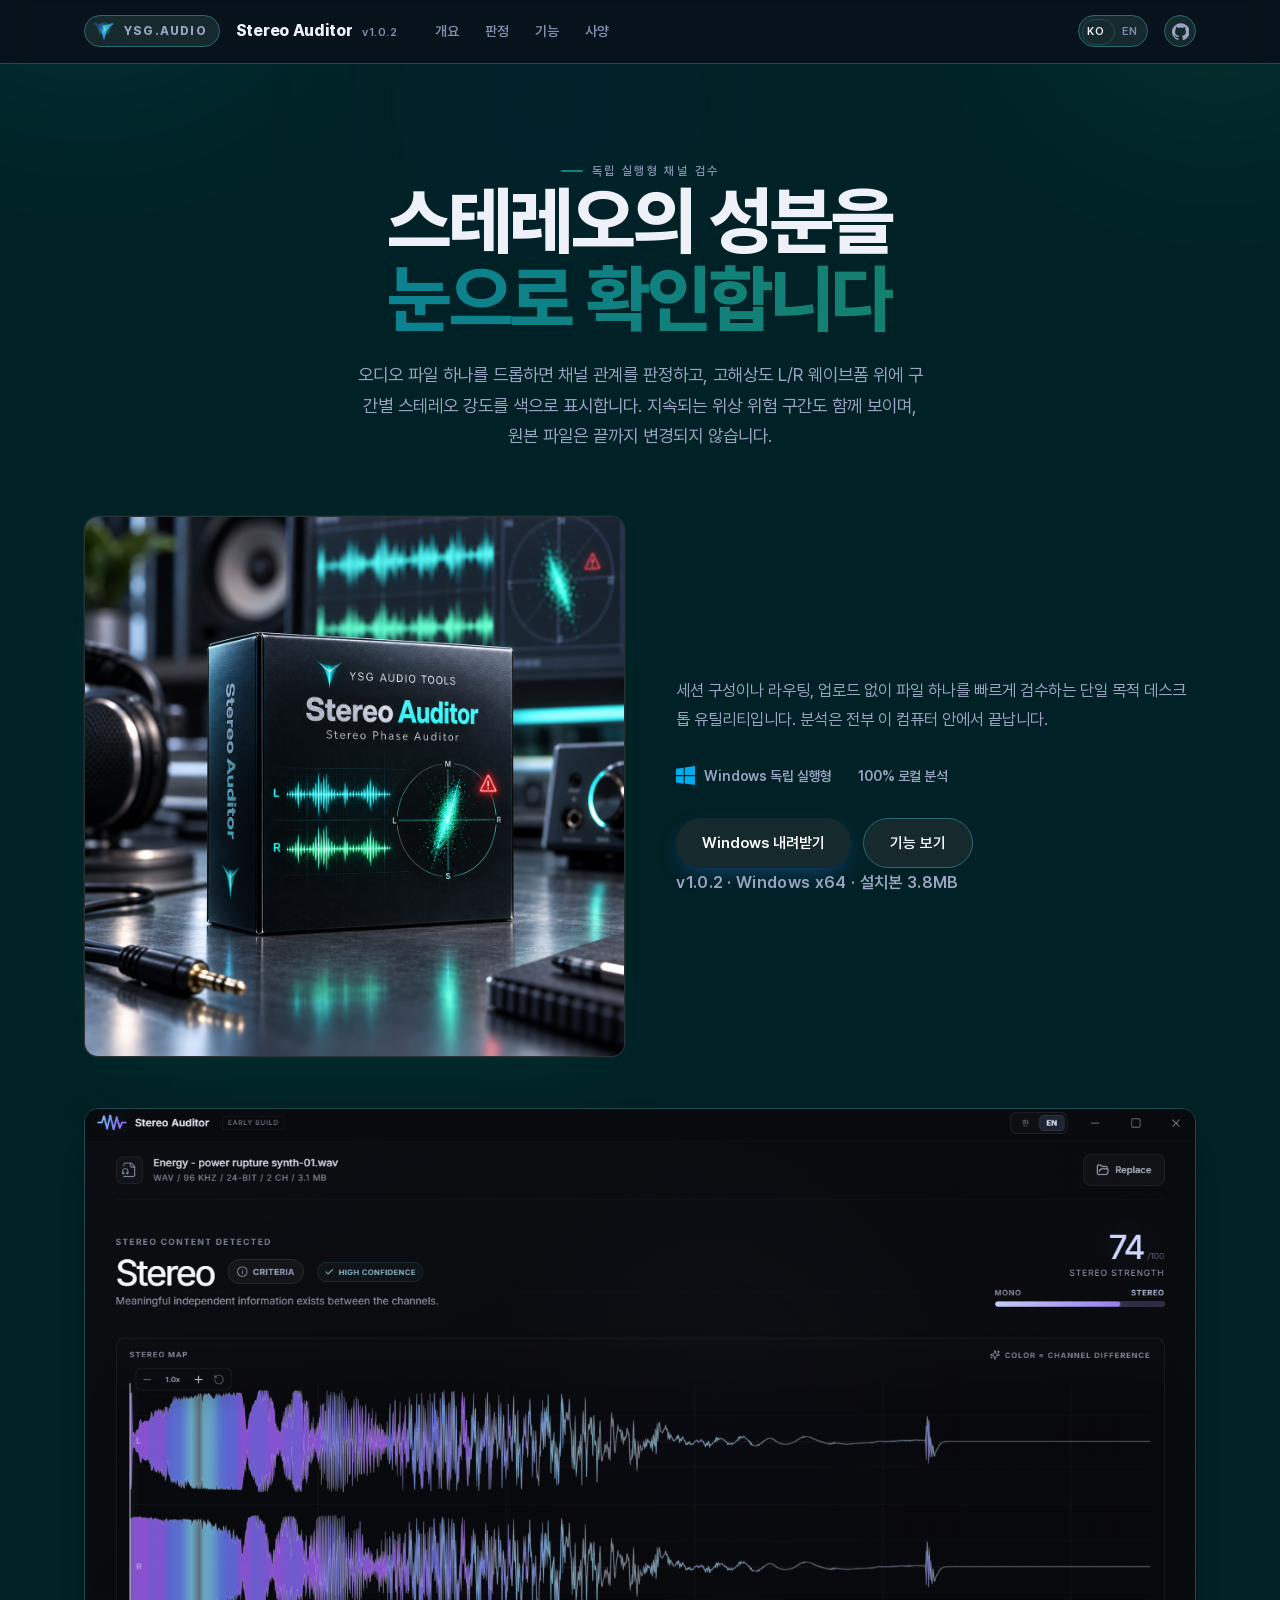
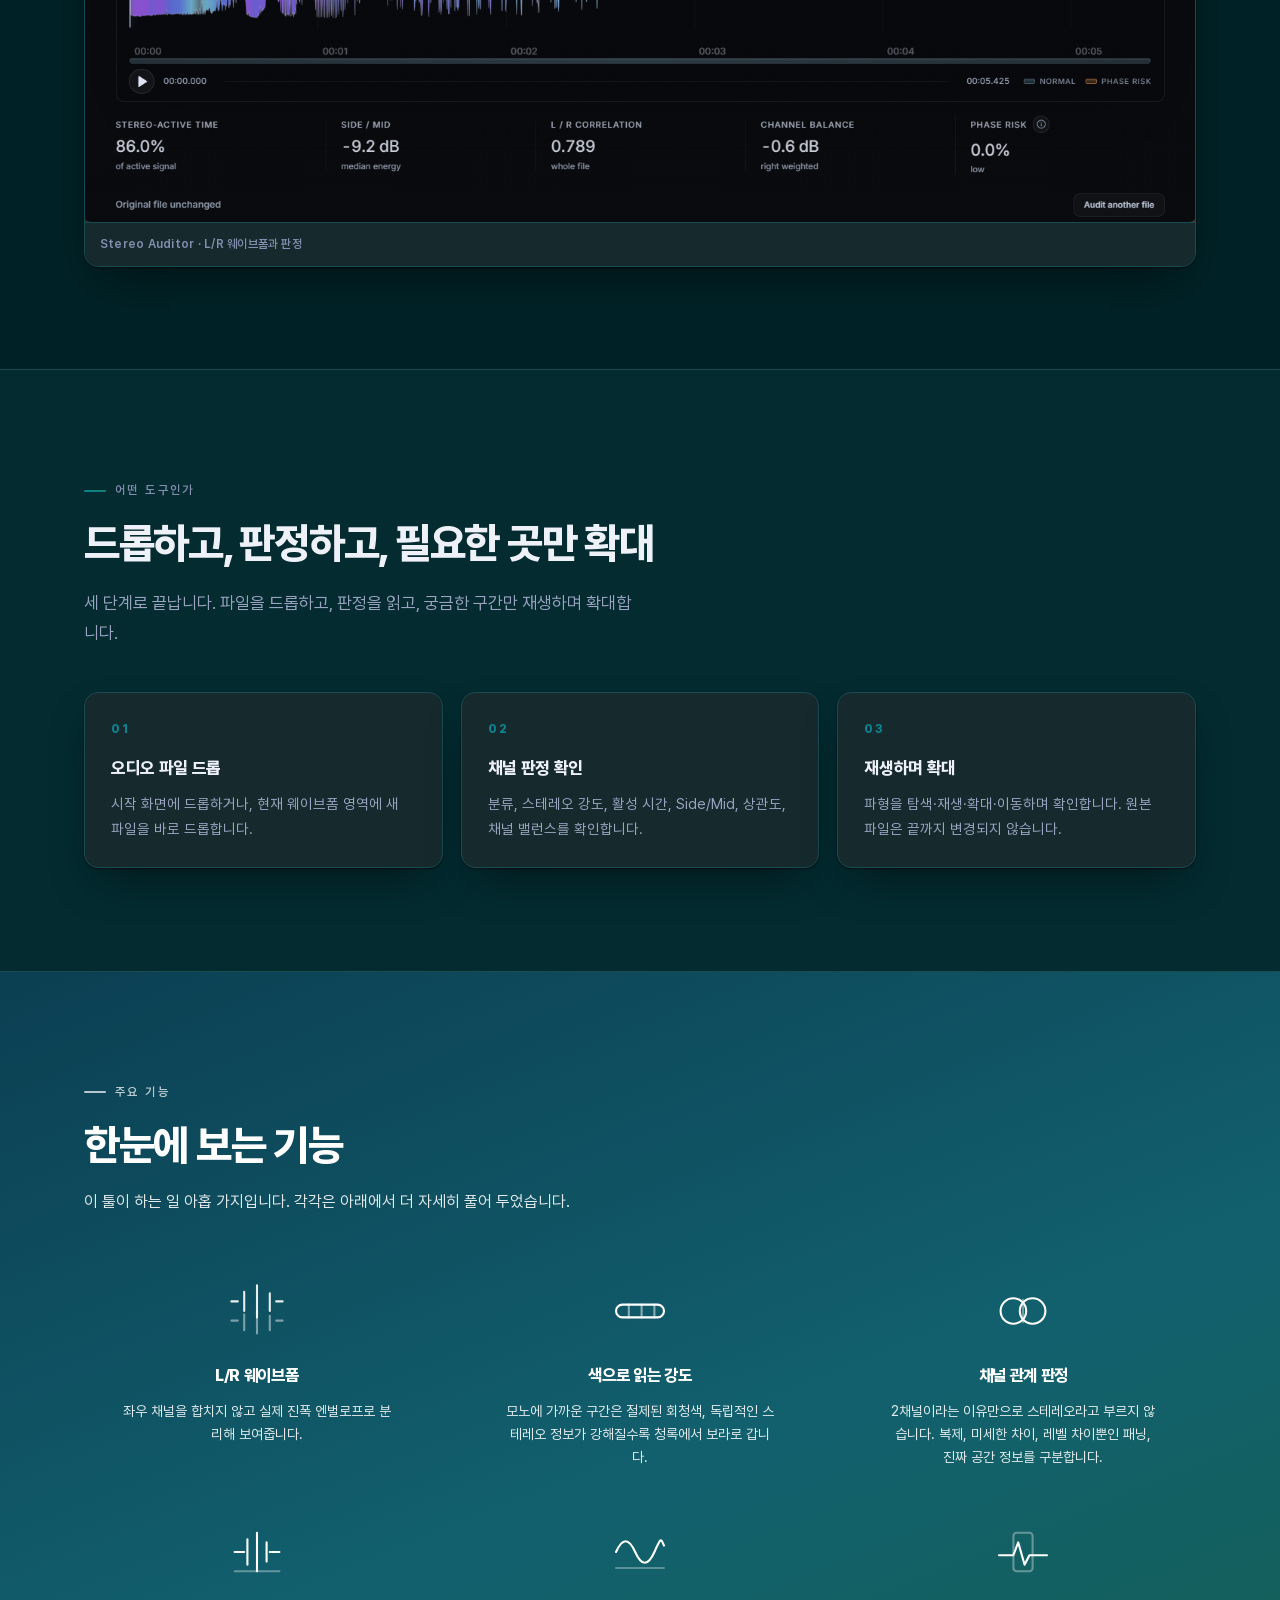
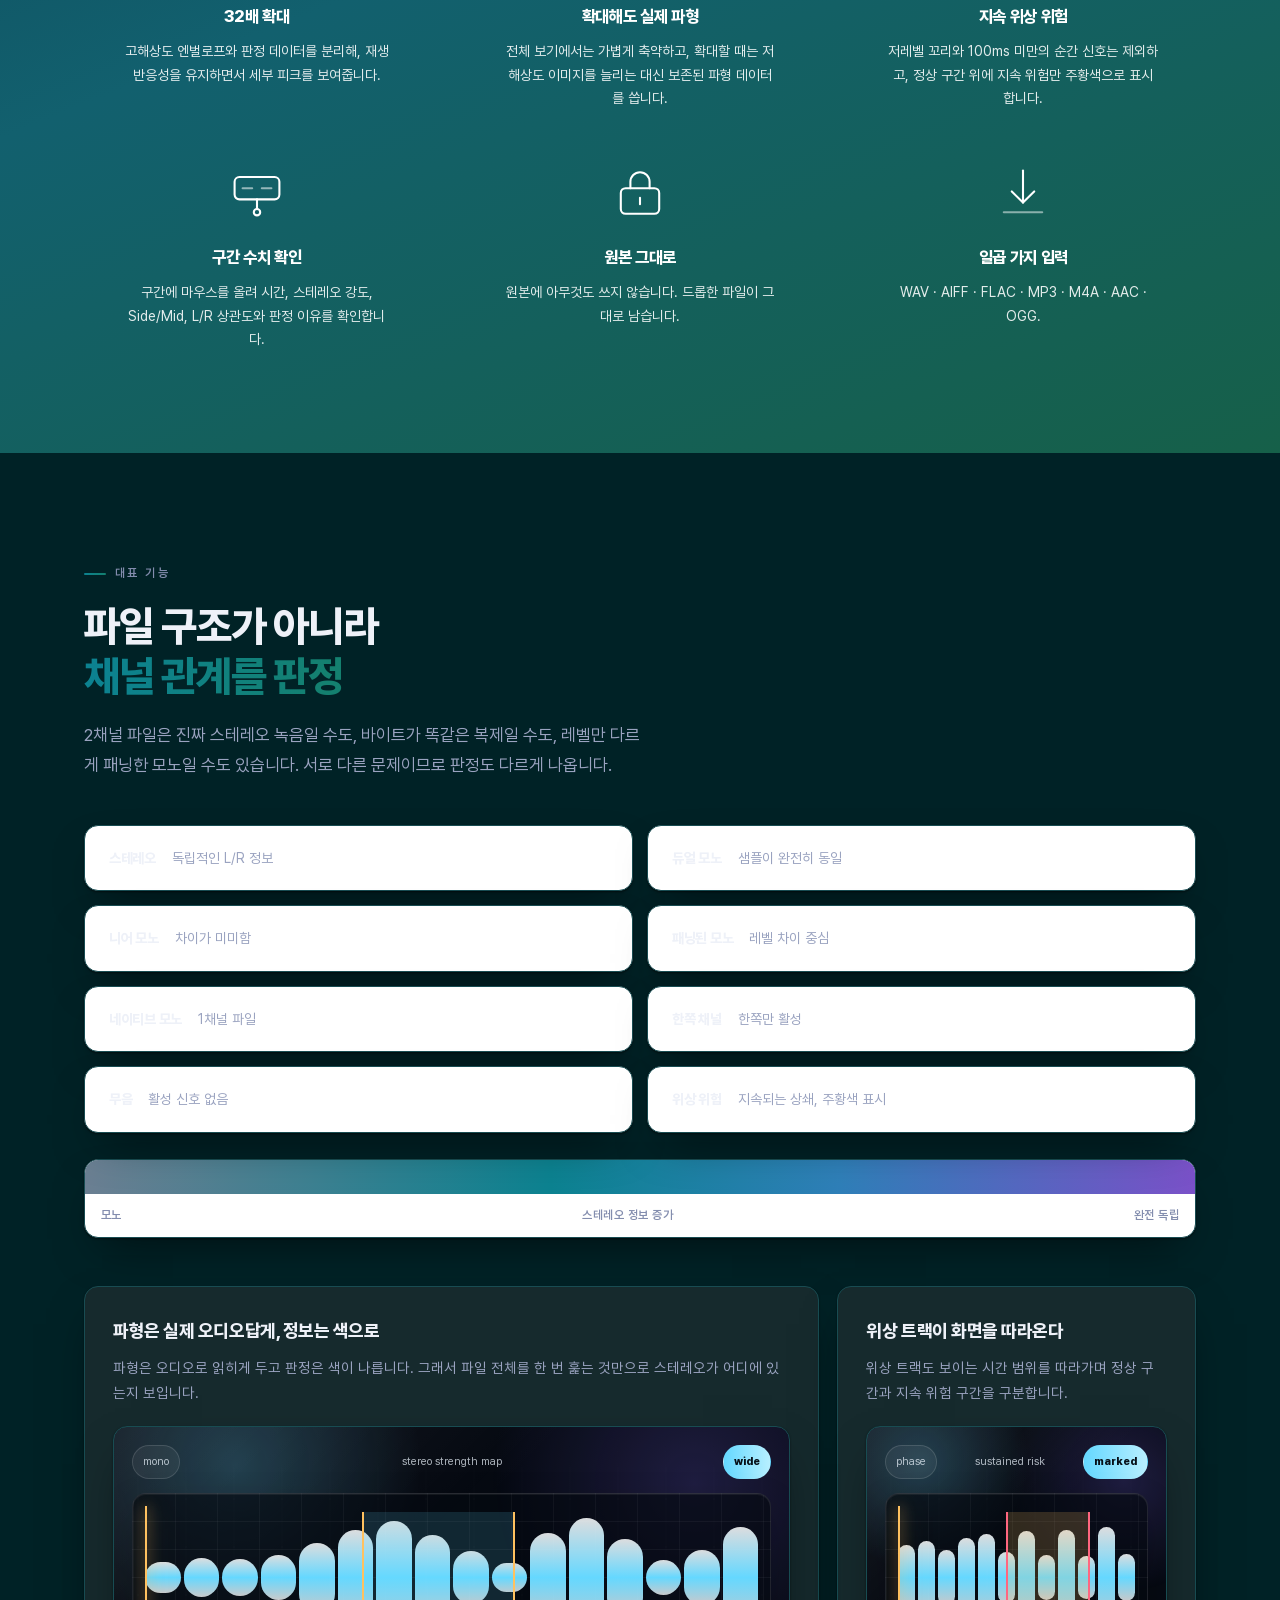
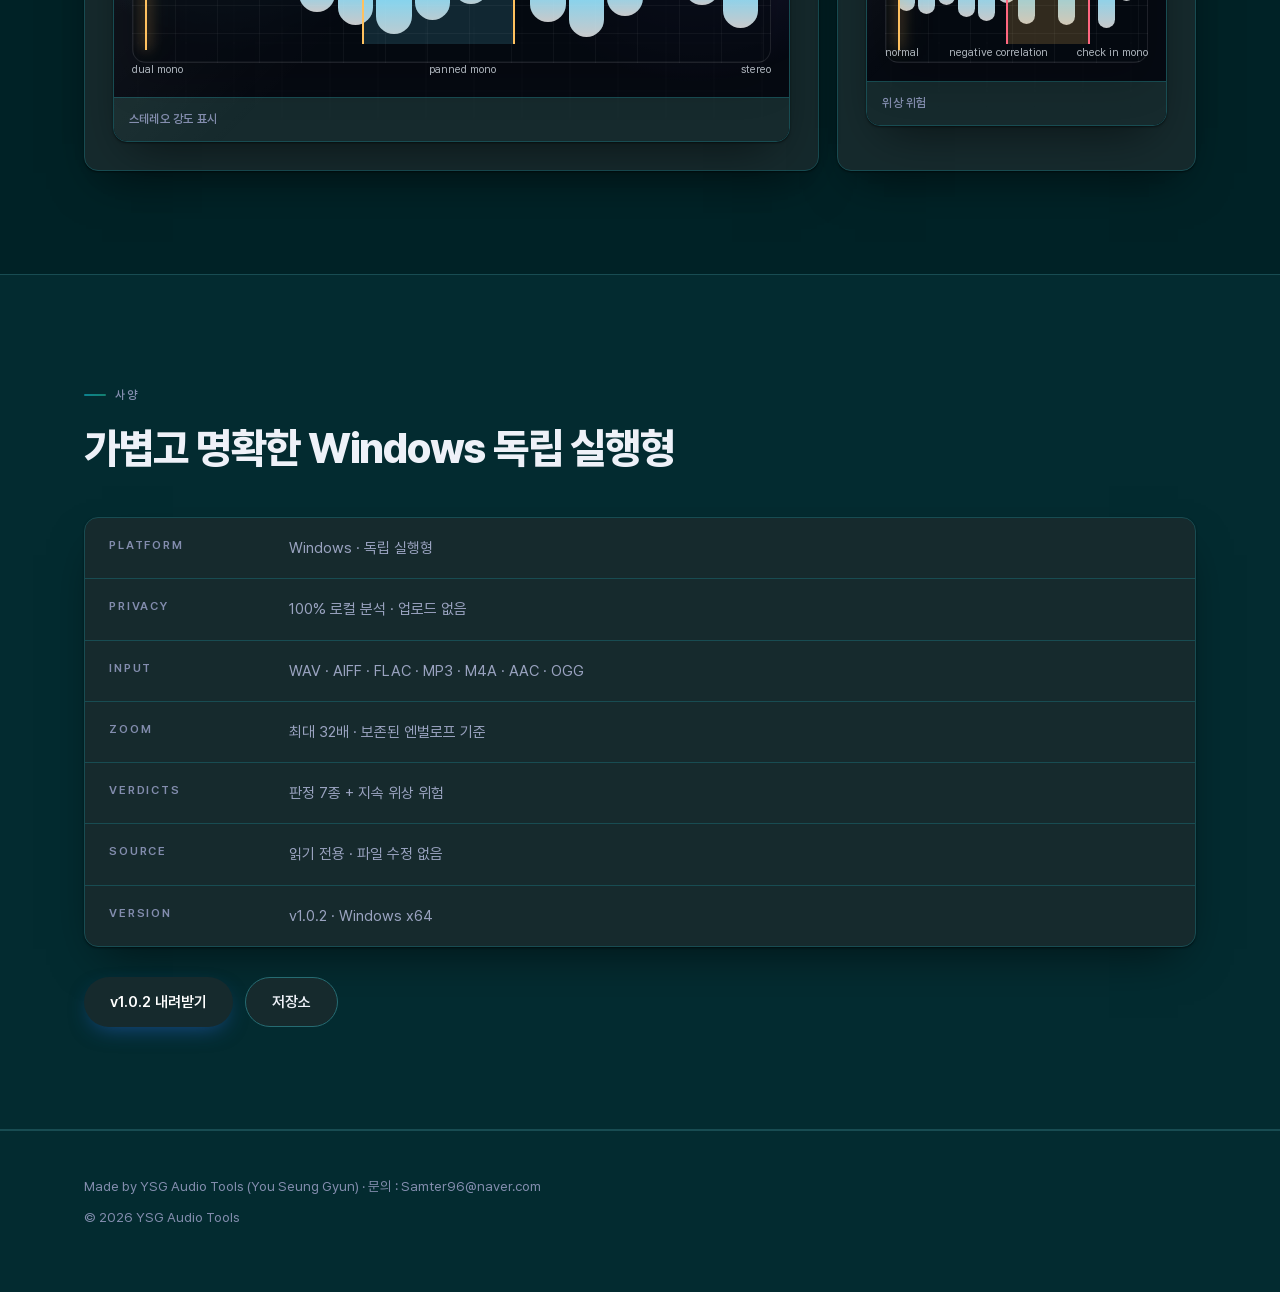
<file: stereo-auditor/index.html>
<!doctype html>
<html lang="ko">
<head>
<meta charset="utf-8">
<meta name="viewport" content="width=device-width, initial-scale=1, viewport-fit=cover">
<title>Stereo Auditor — 스테레오 채널 판정 도구</title>
<meta name="description" content="오디오 파일 하나를 드롭하면 채널 관계를 판정하고, 고해상도 L/R 웨이브폼 위에 구간별 스테레오 강도와 지속 위상 위험 구간을 표시하는 Windows 독립 실행형 검수 도구.">
<link rel="icon" href="../assets/favicon-ysg.ico" sizes="any">
<link rel="icon" type="image/svg+xml" href="../assets/ysg-favicon.svg">
<link rel="apple-touch-icon" href="../assets/favicon-ysg.png">
<!-- 공용 스타일시트·스크립트. 페이지마다 복사하지 말 것. -->
<link rel="stylesheet" href="../assets/ysg.css">
<style>
  /* Stereo Auditor 키컬러 — 시안틸 → 그린.
     실측: 흰글자/key 4.55:1 · key/흰바탕 4.55:1 · 패널 최악 7.18:1.
     ⚠ 기존 페이지의 강조색(#55d5ef)은 다른 세 툴과 거의 같은 시안이라 구분이
       안 됐다. 그래서 유지하지 않았다 (결정 기록: brand/RENEWAL_PLAN.md). */
  :root{
    --key:      #0c8290;
    --key-2:    #238054;
    --key-grad: #14806f;
    --keys-1:   #0b3f52;
    --keys-2:   #12606e;
    --keys-3:   #166049;
    /* 'Stereo Auditor' 도 긴 이름이다. 기본 23px 이면 이름+마크가 147px 로
       앞면 내용폭을 넘겨 조용히 잘렸다(말줄임도 안 보인다). 배치 좌표
       기준 실측: 이름 필요폭 136.8px vs 사용가능 134px. 20px 이면 130px. */
    --lock-size: clamp(12px, 1.75vw, 20px);
  }
  /* 다크 지면도 청록으로 물들인다 — 다른 다크 페이지와 같은 남색이
     아니라 이 페이지만의 색이 되도록. 채도를 크게 올렸다 — 이전 버전은
     너무 옅어서 남색과 구분이 안 됐다 (지적 반영, 2026-09-10). */
  body.theme-dark{
    --paper:  #002226;
    --tint:   #032b30;
    --tint-2: #162a2d;
    --line:   #184c52;
    --line-2: #266b72;
  }
  .product-photo{
    margin:0; width:100%; aspect-ratio:1; align-self:center;
    border-radius:var(--r); overflow:hidden; background:#061112;
    border:1px solid rgba(255,255,255,.14);
    box-shadow:0 34px 72px -38px rgba(5,54,52,.74), 0 0 0 1px rgba(255,255,255,.04);
  }
  .product-photo img{display:block; width:100%; height:100%; object-fit:cover}
  @media (max-width:1000px){
    .product-photo{max-width:500px; margin-inline:auto}
  }
  /* 판정 종류 표 — 이 툴에만 있는 부품 */
  .verdicts{margin-top:44px; display:grid; grid-template-columns:repeat(2,1fr); gap:14px}
  .verdict{
    display:grid; grid-template-columns:auto 1fr; gap:16px; align-items:baseline;
    padding:20px 24px; background:#fff; border:1px solid var(--line);
    border-radius:var(--r); box-shadow:var(--shadow);
  }
  .verdict b{
    font-size:14px; font-weight:800; letter-spacing:-.02em; white-space:nowrap;
    color:var(--ink);
  }
  .verdict span{font-size:14px; color:var(--ink-2)}
  @media (max-width:760px){ .verdicts{grid-template-columns:1fr} }
  /* 스테레오 강도 색띠 — 색이 곧 정보라서 페이지에서 한 번 보여준다 */
  .strength{
    margin-top:26px; border:1px solid var(--line); border-radius:var(--r);
    overflow:hidden; background:#fff; box-shadow:var(--shadow);
  }
  .strength__bar{
    height:34px;
    background:linear-gradient(90deg, #6b7f92 0%, #0c8290 42%, #2f7fb8 68%, #7a51c8 100%);
  }
  .strength__legend{
    display:flex; justify-content:space-between; gap:12px; padding:11px 16px;
    font-size:12px; font-weight:600; color:var(--ink-3); letter-spacing:.04em;
  }
  .devnote{
    display:inline-flex; align-items:center; gap:9px; margin-top:22px;
    padding:9px 16px; border-radius:999px;
    border:1px solid rgba(12,130,144,.32); background:rgba(12,130,144,.07);
    font-size:13.5px; font-weight:600; color:var(--key);
  }
  .devnote b{font-weight:800}
</style>
</head>
<body class="theme-dark">

<header class="topbar">
  <div class="topbar__in">
    <a class="ysglogo" href="../index.html" aria-label="YSG Audio Tools">
      <span class="ysglogo__mark" aria-hidden="true"><img src="../assets/ysg-mark-color.svg" alt="" /></span>
      <span>YSG<b>.AUDIO</b></span>
    </a>
    <a class="brand" href="#top">
      <span class="brand__name">Stereo Auditor</span>
      <span class="brand__v">v1.0.2</span>
    </a>
    <nav class="navlinks" aria-label="페이지 섹션">
      <a href="#overview" data-en="Overview">개요</a>
      <a href="#verdicts" data-en="Verdicts">판정</a>
      <a href="#features" data-en="Features">기능</a>
      <a href="#spec" data-en="Spec">사양</a>
    </nav>
    <button class="langswitch" type="button" aria-label="언어 전환" aria-pressed="false"><span class="ko">KO</span><span class="en">EN</span></button>
    <a class="ghicon" href="https://github.com/samter96/YSGAudioTools" target="_blank" rel="noreferrer" aria-label="GitHub repository">
      <svg viewBox="0 0 24 24" aria-hidden="true"><path d="M12 .5a12 12 0 0 0-3.79 23.39c.6.11.82-.26.82-.58v-2.03c-3.34.73-4.04-1.42-4.04-1.42-.55-1.38-1.34-1.75-1.34-1.75-1.09-.75.08-.73.08-.73 1.21.08 1.85 1.24 1.85 1.24 1.07 1.84 2.81 1.31 3.5 1 .11-.78.42-1.31.76-1.61-2.67-.3-5.47-1.33-5.47-5.93 0-1.31.47-2.38 1.24-3.22-.12-.3-.54-1.52.12-3.18 0 0 1.01-.32 3.3 1.23a11.4 11.4 0 0 1 6 0c2.29-1.55 3.3-1.23 3.3-1.23.66 1.66.24 2.88.12 3.18.77.84 1.24 1.91 1.24 3.22 0 4.61-2.81 5.63-5.49 5.93.43.37.81 1.1.81 2.22v3.29c0 .32.22.7.83.58A12 12 0 0 0 12 .5z"/></svg>
    </a>
  </div>
</header>

<main id="top">

  <!-- ── 히어로 ─────────────────────────────────────────────── -->
  <section class="hero">
    <div class="aura" aria-hidden="true"><i></i><i></i><i></i></div>
    <div class="wrap">
      <div class="hero__head">
        <span class="eyebrow" data-en="Standalone channel inspection">독립 실행형 채널 검수</span>
        <h1 class="display" data-en='See what the stereo<br><span class="grad">is actually made of</span>'>스테레오의 성분을<br><span class="grad">눈으로 확인합니다</span></h1>
      </div>
      <p class="hero__sub" data-en="Drop one audio file and it works out the channel relationship, then paints per-region stereo strength as colour over a high-resolution L/R waveform. Sustained phase risk shows up too - and the original file is never touched.">
        오디오 파일 하나를 드롭하면 채널 관계를 판정하고, 고해상도 L/R 웨이브폼 위에
        구간별 스테레오 강도를 색으로 표시합니다. 지속되는 위상 위험 구간도 함께 보이며,
        원본 파일은 끝까지 변경되지 않습니다.
      </p>

      <div class="pitch">
        <figure class="product-photo" aria-label="Stereo Auditor 제품 이미지">
          <img src="assets/v2/product-box.png" alt="Stereo Auditor 제품 이미지">
        </figure>
        <div class="pitch__copy">
          <p data-en="A single-purpose desktop utility for checking one file quickly - no session to set up, no routing, no upload. Analysis stays on the machine.">
            세션 구성이나 라우팅, 업로드 없이 파일 하나를 빠르게 검수하는 단일 목적
            데스크톱 유틸리티입니다. 분석은 전부 이 컴퓨터 안에서 끝납니다.
          </p>

          <div class="plats">
            <span class="plat">
              <svg viewBox="0 0 24 24" aria-hidden="true">
                <path fill="#00adef" d="M0 3.45 9.75 2.1v9.4H0z"/><path fill="#00adef" d="M11.1 1.92 24 0v11.4H11.1z"/>
                <path fill="#00adef" d="M0 12.9h9.75v9.4L0 20.94z"/><path fill="#00adef" d="M11.1 12.9H24V24l-12.9-1.92z"/>
              </svg>
              <span data-en="Windows standalone">Windows 독립 실행형</span>
            </span>
            <span class="plat"><span data-en="100% local analysis">100% 로컬 분석</span></span>
          </div>

          <div class="btnrow">
            <a class="btn btn--primary" href="downloads/Stereo-Auditor-v1.0.2-Windows-x64-Setup.exe" data-en="Download for Windows">Windows 내려받기</a>
            <a class="btn" href="#features" data-en="See the features">기능 보기</a>
          </div>
          <p class="btnnote" data-en="v1.0.2 · Windows x64 · 3.8 MB installer">v1.0.2 · Windows x64 · 설치본 3.8MB</p>
        </div>
      </div>

      <figure class="shot shot--hero loaded" data-shot>
        <img src="assets/stereo-auditor-main.png" class="loaded" alt="Stereo Auditor 전체 화면">
        <div class="shot__ph">
          <b>assets/stereo-auditor-main.png</b>
          <em>16:10 · PNG</em>
        </div>
        <figcaption data-en="Stereo Auditor - L/R waveform and verdict">Stereo Auditor · L/R 웨이브폼과 판정</figcaption>
      </figure>
    </div>
  </section>

  <!-- ── 개요 ──────────────────────────────────────────────── -->
  <section id="overview" class="band">
    <div class="wrap">
      <div class="rise">
        <span class="eyebrow" data-en="What it is">어떤 도구인가</span>
        <h2 class="h2" data-en="Drop, judge, zoom where it matters">드롭하고, 판정하고, 필요한 곳만 확대</h2>
        <p class="lead" data-en="Three steps and nothing else: drop a file, read the verdict, then play and zoom into the part you care about.">
          세 단계로 끝납니다. 파일을 드롭하고, 판정을 읽고, 궁금한 구간만 재생하며 확대합니다.
        </p>
      </div>
      <div class="rules">
        <div class="rule rise">
          <span class="num">01</span>
          <h3 data-en="Drop the file">오디오 파일 드롭</h3>
          <p data-en="Drop onto the start screen, or straight onto the current waveform to replace it.">시작 화면에 드롭하거나, 현재 웨이브폼 영역에 새 파일을 바로 드롭합니다.</p>
        </div>
        <div class="rule rise">
          <span class="num">02</span>
          <h3 data-en="Read the verdict">채널 판정 확인</h3>
          <p data-en="Classification, stereo strength, active time, Side/Mid, correlation and channel balance.">분류, 스테레오 강도, 활성 시간, Side/Mid, 상관도, 채널 밸런스를 확인합니다.</p>
        </div>
        <div class="rule rise">
          <span class="num">03</span>
          <h3 data-en="Play and zoom">재생하며 확대</h3>
          <p data-en="Navigate, play, zoom and pan the waveform. The source file stays untouched throughout.">파형을 탐색·재생·확대·이동하며 확인합니다. 원본 파일은 끝까지 변경되지 않습니다.</p>
        </div>
      </div>
    </div>
  </section>

  <!-- ── Key Features ───────────────────────────────────────── -->
  <section id="keys" class="keys">
    <div class="wrap">
      <div class="rise">
        <span class="eyebrow" data-en="Key features">주요 기능</span>
        <h2 class="h2" data-en="Everything it does, at a glance">한눈에 보는 기능</h2>
        <p class="keys__lead" data-en="Nine things the tool does. Each one is opened up further down the page.">
          이 툴이 하는 일 아홉 가지입니다. 각각은 아래에서 더 자세히 풀어 두었습니다.
        </p>
      </div>
      <div class="keys__grid">
        <div class="key rise">
          <svg viewBox="0 0 40 40" aria-hidden="true"><path d="M4 14h4M12 8v12M20 4v20M28 9v11M36 14h-4" opacity=".9"/><path d="M4 26h4M12 22v10M20 20v14M28 23v9M36 26h-4" opacity=".45"/></svg>
          <h3 data-en="L/R waveform">L/R 웨이브폼</h3>
          <p data-en="Left and right are drawn as separate real amplitude envelopes, not a summed blob.">좌우 채널을 합치지 않고 실제 진폭 엔벌로프로 분리해 보여줍니다.</p>
        </div>
        <div class="key rise">
          <svg viewBox="0 0 40 40" aria-hidden="true"><rect x="5" y="16" width="30" height="8" rx="4"/><path d="M13 16v8M21 16v8M29 16v8" opacity=".5"/></svg>
          <h3 data-en="Strength as colour">색으로 읽는 강도</h3>
          <p data-en="Near-mono regions stay a restrained grey-blue; the more independent the stereo information, the further it moves through cyan to violet.">모노에 가까운 구간은 절제된 회청색, 독립적인 스테레오 정보가 강해질수록 청록에서 보라로 갑니다.</p>
        </div>
        <div class="key rise">
          <svg viewBox="0 0 40 40" aria-hidden="true"><circle cx="14" cy="20" r="8"/><circle cx="26" cy="20" r="8"/><path d="M20 13v14" opacity=".4"/></svg>
          <h3 data-en="Channel relationship">채널 관계 판정</h3>
          <p data-en="Two channels is not a reason to call something stereo. Duplicates, tiny differences, level-only panning and genuine spatial information are told apart.">2채널이라는 이유만으로 스테레오라고 부르지 않습니다. 복제, 미세한 차이, 레벨 차이뿐인 패닝, 진짜 공간 정보를 구분합니다.</p>
        </div>
        <div class="key rise">
          <svg viewBox="0 0 40 40" aria-hidden="true"><path d="M6 20h6M28 20h6"/><path d="M14 12v16M20 8v24M26 14v12"/><path d="M6 32h28" opacity=".35"/></svg>
          <h3 data-en="Zoom to 32x">32배 확대</h3>
          <p data-en="High-resolution envelope and verdict data are kept apart, so playback stays responsive while detail peaks show at full zoom.">고해상도 엔벌로프와 판정 데이터를 분리해, 재생 반응성을 유지하면서 세부 피크를 보여줍니다.</p>
        </div>
        <div class="key rise">
          <svg viewBox="0 0 40 40" aria-hidden="true"><path d="M5 20c4-9 8-9 12 0s8 9 12 0 4-9 6-4" /><path d="M5 30h30" opacity=".3"/></svg>
          <h3 data-en="Real envelope on zoom">확대해도 실제 파형</h3>
          <p data-en="Overview thins the data lightly; zooming uses the preserved waveform rather than stretching a low-resolution image.">전체 보기에서는 가볍게 축약하고, 확대할 때는 저해상도 이미지를 늘리는 대신 보존된 파형 데이터를 씁니다.</p>
        </div>
        <div class="key rise">
          <svg viewBox="0 0 40 40" aria-hidden="true"><path d="M5 22h9l3-8 4 14 3-6h11"/><rect x="14" y="8" width="12" height="24" rx="2" opacity=".35"/></svg>
          <h3 data-en="Sustained phase risk">지속 위상 위험</h3>
          <p data-en="Low-level tails and transients under 100ms are excluded; only sustained risk is marked in orange over the normal regions.">저레벨 꼬리와 100ms 미만의 순간 신호는 제외하고, 정상 구간 위에 지속 위험만 주황색으로 표시합니다.</p>
        </div>
        <div class="key rise">
          <svg viewBox="0 0 40 40" aria-hidden="true"><rect x="6" y="10" width="28" height="14" rx="3"/><path d="M20 24v6"/><circle cx="20" cy="32" r="2"/><path d="M11 17h6M23 17h6" opacity=".55"/></svg>
          <h3 data-en="Numbers on hover">구간 수치 확인</h3>
          <p data-en="Hover a region to read time, stereo strength, Side/Mid, L/R correlation and the reason behind the verdict.">구간에 마우스를 올려 시간, 스테레오 강도, Side/Mid, L/R 상관도와 판정 이유를 확인합니다.</p>
        </div>
        <div class="key rise">
          <svg viewBox="0 0 40 40" aria-hidden="true"><rect x="8" y="17" width="24" height="16" rx="3"/><path d="M14 17v-4a6 6 0 0 1 12 0v4"/><path d="M20 23v4"/></svg>
          <h3 data-en="Source untouched">원본 그대로</h3>
          <p data-en="Nothing is written back. The file you dropped is the file you keep.">원본에 아무것도 쓰지 않습니다. 드롭한 파일이 그대로 남습니다.</p>
        </div>
        <div class="key rise">
          <svg viewBox="0 0 40 40" aria-hidden="true"><path d="M20 6v20"/><path d="M13 19l7 7 7-7"/><path d="M8 32h24" opacity=".5"/></svg>
          <h3 data-en="Seven input formats">일곱 가지 입력</h3>
          <p data-en="WAV, AIFF, FLAC, MP3, M4A, AAC and OGG.">WAV · AIFF · FLAC · MP3 · M4A · AAC · OGG.</p>
        </div>
      </div>
    </div>
  </section>

  <!-- ── 대표 기능: 판정 ─────────────────────────────────────── -->
  <section id="verdicts">
    <div class="wrap">
      <div class="rise">
        <span class="eyebrow" data-en="Featured">대표 기능</span>
        <h2 class="h2" data-en='It judges the channel relationship,<br><span class="grad">not the file structure</span>'>파일 구조가 아니라<br><span class="grad">채널 관계를 판정</span></h2>
        <p class="lead" data-en="A file with two channels can be a true stereo recording, a byte-identical duplicate, or a mono source panned by level alone. Those are different problems, so they get different verdicts.">
          2채널 파일은 진짜 스테레오 녹음일 수도, 바이트가 똑같은 복제일 수도, 레벨만 다르게
          패닝한 모노일 수도 있습니다. 서로 다른 문제이므로 판정도 다르게 나옵니다.
        </p>
      </div>

      <div class="verdicts">
        <div class="verdict rise"><b data-en="Stereo">스테레오</b><span data-en="Independent L/R information">독립적인 L/R 정보</span></div>
        <div class="verdict rise"><b data-en="Dual mono">듀얼 모노</b><span data-en="Samples are identical">샘플이 완전히 동일</span></div>
        <div class="verdict rise"><b data-en="Near mono">니어 모노</b><span data-en="Difference is negligible">차이가 미미함</span></div>
        <div class="verdict rise"><b data-en="Panned mono">패닝된 모노</b><span data-en="Level difference only">레벨 차이 중심</span></div>
        <div class="verdict rise"><b data-en="Native mono">네이티브 모노</b><span data-en="A one-channel file">1채널 파일</span></div>
        <div class="verdict rise"><b data-en="Single channel">한쪽 채널</b><span data-en="Only one side is active">한쪽만 활성</span></div>
        <div class="verdict rise"><b data-en="Silence">무음</b><span data-en="No active signal">활성 신호 없음</span></div>
        <div class="verdict rise"><b data-en="Phase risk">위상 위험</b><span data-en="Sustained cancellation, marked in orange">지속되는 상쇄, 주황색 표시</span></div>
      </div>

      <div class="strength rise">
        <div class="strength__bar"></div>
        <div class="strength__legend">
          <span data-en="mono">모노</span>
          <span data-en="stereo information increasing">스테레오 정보 증가</span>
          <span data-en="fully independent">완전 독립</span>
        </div>
      </div>

      <div class="tiles">
        <div class="tile tile--wide rise">
          <h3 data-en="Waveform like real audio, information as colour">파형은 실제 오디오답게, 정보는 색으로</h3>
          <p data-en="The waveform stays readable as audio - the colour carries the verdict. That way a glance across the whole file already tells you where the stereo lives.">파형은 오디오로 읽히게 두고 판정은 색이 나릅니다. 그래서 파일 전체를 한 번 훑는 것만으로 스테레오가 어디에 있는지 보입니다.</p>
          <figure class="shot loaded animshot" style="--demo-h:270px">
            <div class="animshot__stage" aria-hidden="true">
              <div class="animshot__top">
                <span class="anim-pill">mono</span>
                <span>stereo strength map</span>
                <span class="anim-pill anim-pill--on">wide</span>
              </div>
              <div class="anim-wave anim-panel">
                <div class="anim-zone"></div><div class="anim-playhead"></div>
                <span style="--h:24%;--d:1"></span><span style="--h:30%;--d:2"></span><span style="--h:28%;--d:3"></span><span style="--h:34%;--d:4"></span><span style="--h:52%;--d:5"></span><span style="--h:72%;--d:6"></span><span style="--h:86%;--d:7"></span><span style="--h:64%;--d:8"></span><span style="--h:40%;--d:9"></span><span style="--h:22%;--d:10"></span><span style="--h:68%;--d:11"></span><span style="--h:90%;--d:12"></span><span style="--h:58%;--d:13"></span><span style="--h:26%;--d:14"></span><span style="--h:42%;--d:15"></span><span style="--h:76%;--d:16"></span>
              </div>
              <div class="animshot__bottom"><span>dual mono</span><span>panned mono</span><span>stereo</span></div>
            </div>
            <figcaption data-en="Stereo strength map">스테레오 강도 표시</figcaption>
          </figure>
        </div>
        <div class="tile rise">
          <h3 data-en="Phase track follows the view">위상 트랙이 화면을 따라온다</h3>
          <p data-en="The phase track follows the visible time range and separates normal regions from sustained risk.">위상 트랙도 보이는 시간 범위를 따라가며 정상 구간과 지속 위험 구간을 구분합니다.</p>
          <figure class="shot loaded animshot" style="--demo-h:250px">
            <div class="animshot__stage" aria-hidden="true">
              <div class="animshot__top">
                <span class="anim-pill">phase</span>
                <span>sustained risk</span>
                <span class="anim-pill anim-pill--on">marked</span>
              </div>
              <div class="anim-wave anim-panel">
                <div class="anim-zone" style="left:46%; width:32%; background:rgba(255,193,95,.18); border-color:var(--bad)"></div><div class="anim-playhead"></div>
                <span style="--h:50%;--d:1"></span><span style="--h:56%;--d:2"></span><span style="--h:42%;--d:3"></span><span style="--h:60%;--d:4"></span><span style="--h:66%;--d:5"></span><span style="--h:38%;--d:6"></span><span style="--h:70%;--d:7"></span><span style="--h:34%;--d:8"></span><span style="--h:72%;--d:9"></span><span style="--h:32%;--d:10"></span><span style="--h:76%;--d:11"></span><span style="--h:36%;--d:12"></span>
              </div>
              <div class="animshot__bottom"><span>normal</span><span>negative correlation</span><span>check in mono</span></div>
            </div>
            <figcaption data-en="Phase risk">위상 위험</figcaption>
          </figure>
        </div>
      </div>
    </div>
  </section>

  <!-- ── 사양 ──────────────────────────────────────────────── -->
  <section id="spec" class="band">
    <div class="wrap">
      <div class="rise">
        <span class="eyebrow" data-en="Spec">사양</span>
        <h2 class="h2" data-en="Light and clear, a Windows standalone">가볍고 명확한 Windows 독립 실행형</h2>
      </div>
      <div class="specs rise">
        <div><b>platform</b><span data-en="Windows · standalone">Windows · 독립 실행형</span></div>
        <div><b>privacy</b><span data-en="100% local analysis - nothing is uploaded">100% 로컬 분석 · 업로드 없음</span></div>
        <div><b>input</b><span>WAV · AIFF · FLAC · MP3 · M4A · AAC · OGG</span></div>
        <div><b>zoom</b><span data-en="Up to 32x, on the preserved envelope">최대 32배 · 보존된 엔벌로프 기준</span></div>
        <div><b>verdicts</b><span data-en="7 classifications + sustained phase risk">판정 7종 + 지속 위상 위험</span></div>
        <div><b>source</b><span data-en="Read-only - the file is never modified">읽기 전용 · 파일 수정 없음</span></div>
        <div><b>version</b><span>v1.0.2 · Windows x64</span></div>
      </div>
      <div class="btnrow">
        <a class="btn btn--primary" href="downloads/Stereo-Auditor-v1.0.2-Windows-x64-Setup.exe" data-en="Download v1.0.2">v1.0.2 내려받기</a>
        <a class="btn" href="https://github.com/samter96/YSGAudioTools" target="_blank" rel="noreferrer" data-en="Repository">저장소</a>
      </div>
    </div>
  </section>

</main>

<footer class="footer">
  <div class="wrap">
    <p data-en="Made by YSG Audio Tools (You Seung Gyun) · contact: Samter96@naver.com">Made by YSG Audio Tools (You Seung Gyun) · 문의 : Samter96@naver.com</p>
    <p id="year"></p>
  </div>
</footer>

<script src="../assets/ysg.js"></script>
</body>
</html>
</file>
<file: assets/ysg.css>
/* ============================================================
   YSG Audio Tools — 공용 스타일시트

   6페이지(허브 + 툴 5개)가 함께 쓴다. SoundField 페이지에서 확정한 디자인을
   그대로 뽑아낸 것이고, 제품마다 다른 것은 CSS 변수로만 바꾼다.

   페이지가 정해야 하는 변수 (없으면 SoundField 값이 기본):
     --key --key-2 --key-grad     제품 키컬러 (버튼·눈썹 점·강조 글자)
     --keys-1 --keys-2 --keys-3   Key Features 패널 그라디언트 (어두운 3정지점)

   페이지 전체를 어두운 지면으로 바꾸려면 `<body class="theme-dark">` 를 쓴다.
   토큰(--paper 등)만 다시 정의하면 되고, 개별 부품은 손대지 않는다 — 단,
   흰색을 하드코딩한 몇몇 부품(칩·버튼·카드 등)은 이 파일 안에서
   `body.theme-dark` 로 따로 갈아끼워 뒀다. 페이지별 개성(밝음/어두움 +
   키컬러 조합)은 2026-09-10 사용자 지시로 확정됐다:
     허브=밝음+인디고, SoundField=밝음+파랑, SpatialRenderer=어두움+보라,
     Stereo Auditor=어두움+청록, Bus Routing=밝음+초록, Attenuation=어두움+호박색.

   ⚠ 명암비를 재지 않고 키컬러를 넣지 말 것. 지켜야 하는 값:
       흰 글자 / --key         >= 4.5
       --key 글자 / 흰 바탕    >= 4.5
       흰 글자 / --keys-* 셋   >= 4.5  (가장 밝은 정지점 기준)
     밝은 시안·라임·앰버는 그냥 넣으면 3:1 도 안 나온다 (실측으로 두 번 걸렸다).

   ⚠ 3D 박스 렌더 함정 (이미 다 밟았다):
     · `.pkg__stage` / `.box` 에 `filter` 나 `-webkit-box-reflect` → 3D 평탄화
     · `.floor` 의 `transform-origin:50% 100%` 를 바꾸면 박스가 바닥을 뚫는다
     · 마크 높이와 제품명 크기는 **락업 하나**의 font-size 에서 파생시킨다
   ============================================================ */

  /* 이 파일의 이력은 git log 와 brand/PROGRESS.md 에 있다.
     페이지별 사연을 여기 적지 말 것 — 여섯 페이지가 함께 쓰는 파일이다. */
  /* ── 폰트 ────────────────────────────────────────────────────
     서브셋(KS X 1001 + 라틴) 3굵기만 동봉했다. 각 260KB.
     ⚠ 굵기를 더 늘리지 말 것 — 굵기 하나가 260KB 다. 400/600/800 이면
       위계는 충분히 만들어진다. */
  @font-face{
    font-family:"Pretendard"; font-style:normal; font-weight:400;
    font-display:swap;
    src:url("../assets/fonts/Pretendard-Regular.subset.woff2") format("woff2");
  }
  @font-face{
    font-family:"Pretendard"; font-style:normal; font-weight:600;
    font-display:swap;
    src:url("../assets/fonts/Pretendard-SemiBold.subset.woff2") format("woff2");
  }
  @font-face{
    font-family:"Pretendard"; font-style:normal; font-weight:800;
    font-display:swap;
    src:url("../assets/fonts/Pretendard-ExtraBold.subset.woff2") format("woff2");
  }

  :root{
    /* 제품 키컬러 기본값 = SoundField. 다른 페이지는 자기 값으로 덮어쓴다. */
    --key:      #2c6be0;
    --key-2:    #0b7a89;
    --key-grad: #0d8798;
    --keys-1:   #1b2a6b;
    --keys-2:   #24409c;
    --keys-3:   #176079;

    /* ── 밝은 지면 (atmoky 계열) ───────────────────────────────
       파랑기를 뚜렷하게 섞은 면 + 진한 잉크. SoundField 의 기본값이며,
       다른 밝은 페이지(허브=인디고, Bus Routing=초록)는 자기 값으로
       덮어쓴다. 채도를 크게 올렸다 — 이전 버전은 거의 흰색이라 다른
       밝은 페이지와 구분이 안 됐다 (지적 반영, 2026-09-10).
       ⚠ 강조색은 우리 브랜드 색(Field Blue → Signal Cyan)이다.
         레퍼런스의 보라를 그대로 쓰지 않는다 — 남의 브랜드색이다. */
    --paper:  #f5f8fc;
    --tint:   #f2f5f9;   /* 섹션 교대용 면 */
    --tint-2: #f0f2f7;   /* 카드/미디어 바닥 */
    --line:   #cad7f0;
    --line-2: #9ab3e2;

    --ink:    #1b2233;
    --ink-2:  #4d586e;   /* 흰바탕 7.15:1 · tint 6.67:1 */
    --ink-3:  #646f85;   /* 흰바탕 5.05:1 · tint 4.71:1 — AA 통과 */

    /* ⚠ 밝은 시안을 글자나 흰 글자 배경에 쓰지 말 것 — 실측 2.48:1 이었다.
       `--cyan` 은 **장식 전용**이다 (배경 번짐 · 파형 막대처럼 글자가 얹히지
       않는 곳). 글자와 버튼에 쓰는 색은 제품이 정하는 `--key` 계열이다. */
    /* ⚠ `--blue: var(--key)` 같은 간접 선언을 만들지 말 것.
       `:root` 에서 계산된 값이 그대로 상속되므로, 자식(허브 카드 등)이
       `--key` 를 덮어써도 `--blue` 는 바뀌지 않는다 — 허브 카드 버튼이
       전부 파란색으로 나왔다 (실측으로 걸렸다).
       부품 규칙은 `--key` · `--key-2` · `--key-grad` 를 **직접** 쓴다. */
    --cyan:   #12b5c9;   /* 장식 전용. 글자를 얹지 않는다 */
    --indigo: #1b2a6b;

    --sans: "Pretendard", -apple-system, BlinkMacSystemFont, "Segoe UI",
            "Malgun Gothic", system-ui, sans-serif;

    --maxw: 1200px;
    --pad: clamp(18px, 4vw, 44px);
    --r: 14px;
    --shadow: 0 1px 2px rgba(27,34,51,.04), 0 12px 32px -12px rgba(27,34,51,.12);
  }

  /* ── 다크 테마 (제품별 개성) ────────────────────────────────────
     여기 값은 **기본값**(페이지가 따로 안 정하면 쓰는 값 — SpatialRenderer
     톤)이다. Stereo Auditor·Attenuation Auditor 는 각자 페이지의 <style>
     에서 --paper 이하를 자기 키컬러 색상(hue)으로 다시 덮어쓴다 — 다크
     페이지끼리도 전부 같은 남색이 아니라 각자 다른 색의 어두운 지면이
     되도록 (2026-09-10, 재조정: 이전 버전이 너무 옅어서 다 남색처럼
     보인다는 지적 → 채도를 크게 올렸다). --ink/--ink-2/--ink-3 는 모든
     다크 페이지가 공유한다. --ink-3 는 채도 높은 지면에서도 4.5:1 을
     유지하려고 기존(#757fa0)보다 밝혔다.
     대비 확인(파이썬 sRGB 상대휘도로 계산, 각 페이지 --paper 기준
     최악값도 전부 4.5:1 이상): --ink-2 ≈ 6.9:1 · --ink-3 ≈ 4.5~6:1. */
  body.theme-dark{
    --paper:  #0f0033;
    --tint:   #140045;
    --tint-2: #190059;
    --line:   #36206f;
    --line-2: #50339a;

    --ink:    #eef1f8;
    --ink-2:  #9aa3c0;
    --ink-3:  #838dae;

    --shadow: 0 1px 2px rgba(0,0,0,.5), 0 20px 46px -18px rgba(0,0,0,.6);
  }
  /* 흰색을 하드코딩한 부품들 — 다크 테마에서만 지면 위 카드 색(--tint-2)으로 */
  body.theme-dark .topbar{background:rgba(11,14,24,.78)}
  body.theme-dark .ysglogo,
  body.theme-dark .langswitch,
  body.theme-dark .ghicon,
  body.theme-dark .btn,
  body.theme-dark .chip,
  body.theme-dark .shot figcaption,
  body.theme-dark .rule,
  body.theme-dark .tile,
  body.theme-dark .flow,
  body.theme-dark .specs{background:var(--tint-2)}
  body.theme-dark .flow .st{fill:var(--tint-2)}
  body.theme-dark .shot:not(.loaded){
    background:repeating-linear-gradient(135deg, #141a30 0 12px, #10152a 12px 24px)
  }

  *{box-sizing:border-box}
  html{-webkit-text-size-adjust:100%; scroll-behavior:smooth}
  body{
    margin:0; background:var(--paper); color:var(--ink);
    font-family:var(--sans); font-size:16px; line-height:1.75;
    font-weight:400; -webkit-font-smoothing:antialiased;
    font-feature-settings:"tnum" 0;
  }
  img,svg{max-width:100%; display:block}
  a{color:inherit}
  h1,h2,h3{margin:0; text-wrap:balance}

  .wrap{max-width:var(--maxw); margin:0 auto; padding-inline:var(--pad)}
  /* ⚠ `.wrap` 과 같은 요소에 붙는 클래스에서 margin 축약형으로 좌우를 0 으로 주지
     말 것 — 위 `margin:0 auto` 가 덮여 가운데 정렬이 죽는다. 화면이 --maxw 보다
     넓을 때만 드러나서 놓치기 쉽다 (허브에서 실제로 당했다, 2026-09-09). */

  /* ── 글자 위계 ──────────────────────────────────────────────
     크기·굵기·자간을 층마다 다르게 잡는다. 지적받은 "위계가 없다" 의 답이다. */
  .eyebrow{
    display:inline-flex; align-items:center; gap:9px;
    font-size:12px; font-weight:600; letter-spacing:.2em;
    text-transform:uppercase; color:var(--ink-3);
  }
  .eyebrow:before{
    content:""; width:22px; height:2px; border-radius:2px;
    background:linear-gradient(90deg, var(--key), var(--key-grad));
  }
  .display{
    font-size:clamp(34px, 6.4vw, 74px); line-height:1.06;
    font-weight:800; letter-spacing:-.035em;
  }
  .h2{
    font-size:clamp(26px, 3.4vw, 42px); line-height:1.18;
    font-weight:800; letter-spacing:-.03em; margin-top:18px;
  }
  .grad{
    /* 끝을 --cyan 으로 두면 마지막 글자들이 흰 배경에서 2.48:1 로 흐려진다 */
    background:linear-gradient(96deg, var(--key) 6%, var(--key-grad) 94%);
    -webkit-background-clip:text; background-clip:text; color:transparent;
  }
  .lead{
    color:var(--ink-2); font-size:clamp(16px, 1.35vw, 19px);
    line-height:1.72; max-width:56ch; margin:20px 0 0;
  }
  .kicker{
    font-size:12.5px; font-weight:600; letter-spacing:.14em;
    text-transform:uppercase; color:var(--ink-3);
  }

  section{padding:clamp(64px, 8vw, 120px) 0}
  .band{background:var(--tint); border-block:1px solid var(--line)}

  /* ── 상단바 ─────────────────────────────────────────────────── */
  .topbar{
    position:sticky; top:0; z-index:60;
    background:rgba(255,255,255,.82); backdrop-filter:blur(14px) saturate(160%);
    border-bottom:1px solid var(--line);
  }
  .topbar__in{
    max-width:var(--maxw); margin:0 auto; padding:12px var(--pad);
    display:flex; align-items:center; gap:16px;
  }
  .ysglogo{
    display:inline-flex; align-items:center; gap:8px; height:32px;
    padding:0 12px 0 7px; border:1px solid var(--line-2); border-radius:999px;
    font-size:12px; font-weight:800; letter-spacing:.1em;
    color:var(--ink-2); text-decoration:none; flex:0 0 auto; background:#fff;
    transition:border-color .18s, color .18s;
  }
  .ysglogo:hover{color:var(--ink); border-color:var(--ink-3)}
  .ysglogo__mark{width:24px; height:24px; flex:0 0 24px; display:inline-flex}
  .ysglogo__mark img{width:100%; height:100%}
  /* ⚠ `flex:0 0 auto` 로 두지 말 것. 제품명이 긴 페이지
     (YSGSpatialRenderer · Wwise Attenuation Auditor 등)에서 상단바가 가로로
     넘친다 — 390px 에서 문서폭 450 이 나왔다. 줄어들 수 있게 두고 넘치면
     말줄임으로 자른다. */
  .brand{
    display:flex; align-items:baseline; gap:10px; text-decoration:none;
    flex:0 1 auto; min-width:0; overflow:hidden;
  }
  .brand__name{
    font-size:16px; font-weight:800; letter-spacing:-.02em;
    white-space:nowrap; overflow:hidden; text-overflow:ellipsis;
  }
  .brand__v{font-size:11.5px; font-weight:600; color:var(--ink-3); letter-spacing:.04em; white-space:nowrap}
  .navlinks{display:flex; gap:2px; margin-left:10px; flex:1 1 auto}
  .navlinks a{
    font-size:14px; font-weight:600; color:var(--ink-3); text-decoration:none;
    padding:7px 12px; border-radius:9px; transition:color .18s, background .18s;
  }
  .navlinks a:hover{color:var(--ink); background:var(--tint-2)}
  .langswitch{
    width:70px; height:32px; flex:0 0 auto; position:relative; padding:0;
    border:1px solid var(--line-2); border-radius:999px; background:#fff;
    color:var(--ink-3); font-family:inherit; font-size:11px; font-weight:600;
    letter-spacing:.08em; display:grid; grid-template-columns:1fr 1fr;
    align-items:center; cursor:pointer; outline:0;
  }
  .langswitch:before{
    content:""; position:absolute; top:3px; left:3px; width:31px; height:24px;
    border-radius:999px; background:var(--tint-2); border:1px solid var(--line);
    transition:transform .22s cubic-bezier(.2,.8,.2,1);
  }
  body.lang-en .langswitch:before{transform:translateX(31px)}
  .langswitch span{position:relative; z-index:1; text-align:center}
  body:not(.lang-en) .langswitch .ko, body.lang-en .langswitch .en{color:var(--ink)}
  .ghicon{
    width:32px; height:32px; flex:0 0 auto; display:inline-grid; place-items:center;
    border:1px solid var(--line-2); border-radius:999px; background:#fff;
    color:var(--ink-2); text-decoration:none; transition:color .18s, border-color .18s;
  }
  .ghicon:hover{color:var(--ink); border-color:var(--ink-3)}
  .ghicon svg{width:17px; height:17px; fill:currentColor}

  /* ── 버튼 ─────────────────────────────────────────────────── */
  .btn{
    display:inline-flex; align-items:center; gap:9px; height:50px; padding:0 26px;
    border-radius:999px; border:1px solid var(--line-2); background:#fff;
    color:var(--ink); font-family:inherit; font-size:15px; font-weight:600;
    text-decoration:none; white-space:nowrap;
    transition:border-color .18s, transform .18s, box-shadow .18s;
  }
  .btn:hover{border-color:var(--ink-3); transform:translateY(-1px)}
  .btn--primary{
    border:0; color:#fff;
    background:linear-gradient(96deg, var(--key), var(--key-2));
    box-shadow:0 8px 22px -8px rgba(44,107,224,.55);
  }
  .btn--primary:hover{box-shadow:0 14px 30px -10px rgba(44,107,224,.7)}
  .btnrow{display:flex; flex-wrap:wrap; gap:12px; margin-top:30px}
  .btnnote{font-size:12.5px; color:var(--ink-3); margin-top:14px; font-weight:600; letter-spacing:.02em}

  .chips{display:flex; flex-wrap:wrap; gap:8px; margin-top:28px}
  .chip{
    display:inline-flex; align-items:center; height:31px; padding:0 14px;
    border:1px solid var(--line); border-radius:999px; background:#fff;
    font-size:12.5px; font-weight:600; color:var(--ink-2); letter-spacing:.01em;
  }

  /* ── 히어로 ─────────────────────────────────────────────────── */
  .hero{position:relative; overflow:hidden; padding-top:clamp(56px, 7vw, 96px)}
  /* 은은한 배경 번짐. 움직임 ① — 정보가 아니라 분위기다.
     ⚠ 느리게(24초) · 흐리게(90px) 유지할 것. 빠르거나 진해지면 글자를 방해한다. */
  .aura{position:absolute; inset:-20% -10% auto -10%; height:120%; pointer-events:none; z-index:0}
  .aura i{
    position:absolute; border-radius:50%; filter:blur(90px); opacity:.5;
    animation:drift 24s ease-in-out infinite alternate;
  }
  /* 색은 고정값이 아니라 페이지의 --key/--key-2 를 그대로 쓴다 — 배경 번짐도
     제품 액센트를 따라가야 페이지마다 다른 분위기가 난다. */
  .aura i:nth-child(1){width:46vw; height:46vw; left:-6vw; top:-8vw;
    background:radial-gradient(circle, color-mix(in srgb, var(--key) 60%, transparent), transparent 68%)}
  .aura i:nth-child(2){width:38vw; height:38vw; right:-4vw; top:2vw;
    background:radial-gradient(circle, color-mix(in srgb, var(--key-2) 55%, transparent), transparent 68%);
    animation-delay:-9s}
  .aura i:nth-child(3){width:30vw; height:30vw; left:38vw; top:18vw;
    background:radial-gradient(circle, color-mix(in srgb, var(--indigo) 30%, transparent), transparent 70%);
    animation-delay:-16s}
  @keyframes drift{
    0%{transform:translate3d(0,0,0) scale(1)}
    100%{transform:translate3d(3vw,-2vw,0) scale(1.12)}
  }
  .hero .wrap{position:relative; z-index:1}
  /* ⚠ 히어로에는 등장 효과를 걸지 않는다. 첫 화면을 JS 에 맡기면 스크립트가
     안 뛰는 환경에서 페이지가 **빈 화면**으로 열린다 (실제로 당했다).
     히어로의 생기는 배경 번짐과 박스 부유로 충분하다. */
  /* ⚠ 여기에 `ch`·`em` 로 최대폭을 주지 말 것. 이 상자의 글자크기는 16px 이라
     `15ch` 가 143px 로 계산돼 제목이 한 글자씩 줄바꿈됐다 (실제로 당했다).
     줄바꿈은 제목 안의 <br> 로만 정한다. */
  .hero__head{text-align:center}
  .hero__sub{
    text-align:center; margin:22px auto 0; max-width:52ch;
    color:var(--ink-2); font-size:clamp(16px,1.4vw,19.5px); line-height:1.7;
  }

  /* 제품 박스 + 설명 2열 — 레퍼런스의 그 배치다 */
  .pitch{
    display:grid; grid-template-columns:1.02fr .98fr; gap:clamp(28px,4vw,64px);
    align-items:center; margin-top:clamp(40px,5vw,70px);
  }
  .pitch__copy p{margin:0; color:var(--ink-2); font-size:16.5px; line-height:1.76}

  /* ── 제품 패키지 렌더 (CSS 3D + SVG 아트워크) ──────────────────
     실물 소프트웨어 박스를 스튜디오에서 찍은 것처럼 보이게 만든 것이다.
     사진이 아니라 코드다 — 제품을 잘못 표현할 위험이 없고 문구를 고치면 그림도 바뀐다.

     구조: 앞면 · 오른쪽 측면 · 윗면 세 장을 3D 로 세우고, 앞면에는 SVG 필터로
     만든 유체 아트워크를 깐다. 아래로 반사와 접지 그림자를 둔다.

     ⚠ 박스에 **버전 번호를 넣지 말 것** (사용자 지시 2026-09-09).
       버전이 올라가는 순간 이 그림이 거짓이 된다.
     박스는 고정 자세다 — 부유 애니메이션은 뺐다 (사용자 지시 2026-09-10).
       살아 있는 느낌은 배경 번짐(.aura)만으로 낸다. */
  /* ── 제품 사진의 공간 ───────────────────────────────────────────
     박스를 테이블에 올려놓은 사진처럼 보이게 만든 장면이다. 사진이 아니다.

     핵심: 바닥을 `rotateX(90deg)` 로 **박스 밑변을 힌지로** 눕힌다.
     그러면 박스와 바닥이 같은 3D 공간에 있게 되고, 나뭇결·그림자·반사가
     모두 같은 원근으로 수렴한다. 앞선 판은 바닥이 2D 사각형이라 아무리
     칠해도 "뒤에 배경이 깔린 박스" 로만 보였다.

     쌓임:  벽(흐림) → 바닥면(나뭇결·안개·그림자·반사) → 박스 → 비네트

     ⚠ `.pkg__stage` 와 `.box` 에 `filter` 를 걸지 말 것 — 3D 가 평탄화되어
       바닥과 박스가 다시 어긋난다 (2026-09-09 실패 기록). */
  .pkg{
    --bw: clamp(128px, 17.5vw, 198px);
    --bh: calc(var(--bw) * 1.3);
    --bd: calc(var(--bw) * .27);
    position:relative;
    height:calc(var(--bh) * 1.72);
    display:flex; align-items:flex-end; justify-content:center;
    padding-bottom:calc(var(--bh) * .30);
    /* 원근 원점의 세로 위치가 곧 **지평선** 이 된다 (여기서는 프레임의 34%) */
    perspective:1500px; perspective-origin:52% 34%;
    border-radius:var(--r); overflow:hidden; isolation:isolate;
    background:linear-gradient(168deg, #eef1f6 0%, #e2e5ec 56%, #d6dae2 100%);
  }

  /* ── 뒤족 방 ─────────────────────────────────────
     플랫한 회상 그라디언트만으로는 "배경색" 으로만 읽힌다. 참고 사진처럼
     찬장·창문·창 밖 풍경이 **형태로** 보여야 심도가 생긴다.

     페이지 마크업의 `<i>` 3개를 그대로 쓴다 (예전엔 보케 점이었다):
       i:1 = 왜쪽 찬장   i:2 = 오른쪽 창문(+창 밖 도시)   i:3 = 화분
     플림은 부모에 한 번만 건다 — 자식까지 함계 플려진다.
     ⚠ 플림을 키우면 형태가 사라지며 다시 "배경색" 이 된다. 10px 가 상한선이다. */
  .env__wall{
    position:absolute; left:-7%; right:-7%; top:-7%; height:60%; z-index:0;
    filter:blur(7px);
    background:
      radial-gradient(70% 40% at 40% -10%, rgba(255,255,255,.85), rgba(255,255,255,0) 72%),
      radial-gradient(40% 90% at 100% 40%, rgba(178,184,196,.42), rgba(178,184,196,0) 80%),
      linear-gradient(172deg, #eef1f6 0%, #e4e8ef 60%, #d9dde6 100%);
  }
  .env__wall i{position:absolute; display:block}

  /* 왜쪽 찬장 — 선반 칸과 책등이 보인다 */
  .env__wall i:nth-child(1){
    left:1%; top:3%; width:26%; height:94%;
    border-radius:2px;
    background:
      repeating-linear-gradient(180deg,
        rgba(255,238,210,.5) 0 3%, rgba(52,38,26,.42) 3% 7.5%,
        rgba(0,0,0,0) 7.5% 21%, rgba(28,18,10,.34) 21% 25%),
      repeating-linear-gradient(90deg,
        rgba(122,86,64,.85) 0 14%, rgba(78,92,110,.85) 14% 24%,
        rgba(150,126,96,.85) 24% 32%, rgba(96,74,58,.85) 32% 46%,
        rgba(66,80,98,.85) 46% 54%, rgba(138,112,86,.85) 54% 66%,
        rgba(88,68,52,.85) 66% 78%, rgba(112,124,140,.85) 78% 88%,
        rgba(126,96,70,.85) 88% 100%),
      linear-gradient(180deg, #7c6449 0%, #6b553d 100%);
  }

  /* 오른쪽 창문 — 창살과 창 밖 도시 */
  .env__wall i:nth-child(2){
    right:2%; top:5%; width:43%; height:78%;
    box-shadow:0 0 0 5px rgba(112,118,132,.62);
    background:
      linear-gradient(90deg, rgba(88,94,108,0) 0 31%, rgba(88,94,108,.9) 31% 35%,
        rgba(88,94,108,0) 35% 64%, rgba(88,94,108,.9) 64% 68%, rgba(88,94,108,0) 68%),
      linear-gradient(180deg, rgba(88,94,108,0) 0 43%, rgba(88,94,108,.9) 43% 48%,
        rgba(88,94,108,0) 48%),
      repeating-linear-gradient(90deg,
        rgba(132,146,166,0) 0 6%, rgba(132,146,166,.8) 6% 20%,
        rgba(132,146,166,0) 20% 27%, rgba(150,163,182,.7) 27% 38%,
        rgba(132,146,166,0) 38% 46%) no-repeat 0 40% / 100% 60%,
      repeating-linear-gradient(90deg,
        rgba(158,170,188,0) 0 10%, rgba(158,170,188,.7) 10% 30%,
        rgba(158,170,188,0) 30% 40%) no-repeat 0 60% / 100% 40%,
      linear-gradient(180deg, #b9d2ea 0%, #d7e6f4 46%, #eef4fa 100%);
  }

  /* 화분 — 찬장과 창 사이 */
  .env__wall i:nth-child(3){
    left:29%; bottom:2%; width:12%; height:36%;
    border-radius:46% 46% 22% 22% / 60% 60% 18% 18%;
    background:linear-gradient(170deg, #5c7a55 0%, #3f5c3c 62%, #33482f 100%);
  }

  .pkg__stage{position:relative; z-index:1; transform-style:preserve-3d}

  /* ── 테이벼 면 ──────────────────────────────────
     박스 밑변에서 힐지로 넭는다. `transform-origin` 을 바꾸지 말 것 —
     힐지가 밑변에서 벗어나면 박스가 테이벼을 뚫거나 뜨 보인다.
     실측: height 900% 면 먼쪽 끝이 프레임의 53% 에 떨어진다. 그 위가 방이다.
     (300%→ 66%, 110%→ 75% — 값을 줄이면 테이벼이 짧아지고 방이 좁아진다) */
  .floor{
    position:absolute; left:50%; bottom:0; width:900%; height:900%;
    transform-origin:50% 100%;
    transform:translateX(-50%) rotateX(90deg);
    transform-style:preserve-3d;
    background:
      linear-gradient(180deg, rgba(52,38,24,.5) 0 .5%, rgba(52,38,24,0) 2.2%),
      url("data:image/svg+xml,%3Csvg xmlns='http://www.w3.org/2000/svg' width='320' height='320'%3E%3Cfilter id='w'%3E%3CfeTurbulence type='fractalNoise' baseFrequency='0.55 0.008' numOctaves='3' seed='6'/%3E%3CfeColorMatrix type='matrix' values='0 0 0 0 .40  0 0 0 0 .31  0 0 0 0 .20  .42 .26 .16 0 0'/%3E%3C/filter%3E%3Crect width='320' height='320' filter='url(%23w)' opacity='.42'/%3E%3C/svg%3E") repeat 0 0 / 320px 320px,
      repeating-linear-gradient(90deg,
        rgba(64,44,26,0) 0 5.6%, rgba(64,44,26,.34) 5.6% 5.74%,
        rgba(255,242,220,.20) 5.74% 5.94%, rgba(64,44,26,0) 5.94% 6%),
      linear-gradient(0deg, #a4835a 0%, #ac8c62 26%, #a1845c 58%, #957a55 100%);
    background-blend-mode:normal, multiply, normal, normal;
  }
  /* 근경 테이벼 — 힐지보다 카베라 쪽. `.floor` 는 힐지에서 뒤로만 뿗기 때밸에
     박스 앞 테이벼이 뱄어 프레임 배탕색이 그대로 드러났다 (박스가 '높인' 게
     아니라 '뜨 있는' 것으로 보이던 진짜 원인).
     ⚠ **배경 목록과 별렌드를 `.floor` 와 똑같이 유지할 것** — 다르게 칠하면
       박스 밑변에 경계선이 그대로 보인다 (2026-09-10 실패 기록).
       힐지에서 만나는 색(#a4835a)도 양쪽이 같아야 한다.
     ⚠ height 를 키우지 말 것 — 근경은 카베라 쪽으로 뿗으므로 로컬 y 가
       perspective(1500px)를 넘는 순간 판이 카베라를 통과해 화면이 깨진다.
       실측: 20% 면 프레임 밑변을 넭넨하게 덮고, 25% 부터 특이 급증, 70% 는 깨짐. */
  .floor::after{
    content:""; position:absolute; left:0; right:0; top:100%; height:20%;
    background:
      url("data:image/svg+xml,%3Csvg xmlns='http://www.w3.org/2000/svg' width='320' height='320'%3E%3Cfilter id='w'%3E%3CfeTurbulence type='fractalNoise' baseFrequency='0.55 0.008' numOctaves='3' seed='6'/%3E%3CfeColorMatrix type='matrix' values='0 0 0 0 .40  0 0 0 0 .31  0 0 0 0 .20  .42 .26 .16 0 0'/%3E%3C/filter%3E%3Crect width='320' height='320' filter='url(%23w)' opacity='.42'/%3E%3C/svg%3E") repeat 0 0 / 320px 320px,
      repeating-linear-gradient(90deg,
        rgba(64,44,26,0) 0 5.6%, rgba(64,44,26,.34) 5.6% 5.74%,
        rgba(255,242,220,.20) 5.74% 5.94%, rgba(64,44,26,0) 5.94% 6%),
      linear-gradient(180deg, #a4835a 0%, #9a7b52 52%, #8b6f4a 100%);
    background-blend-mode:multiply, normal, normal;
  }
  /* 나뭇결은 위 두 판이 **같은 CSS 배경**으로 들고 있다. 페이지 마크업의
     SVG 나뭇결은 먼쪽 판만 덮어 경계선을 만들기 때밸에 쓰지 않는다. */
  .floor__wood{display:none}
  /* 원경 흐림 — 방 색으로 살짝 빠진다. 너무 덮으면 나무가 사라진다 */
  .floor__haze{
    position:absolute; inset:0;
    background:linear-gradient(0deg,
      rgba(226,230,238,0) 0%, rgba(226,230,238,.05) 52%,
      rgba(226,230,238,.24) 80%, rgba(226,230,238,.4) 100%);
  }
  /* 창 쪽에서 테이벼에 떨어지는 받 웅덩이 */
  .floor__light{
    position:absolute; left:-8%; top:-4%; width:66%; height:30%;
    background:radial-gradient(closest-side, rgba(255,250,236,.6), rgba(255,250,236,0));
    filter:blur(12px);
  }
  /* 방향성 그림자 — 테이벼에 누워 박스 오른쪽 뒤로 늘어난다.
     ⚠ 광원이 **왜쪽 위**(창)이므로 그림자는 오른쪽 뒤로 늘어난다. */
  .floor__shadow{
    position:absolute; left:50%; bottom:-1%; width:30%; height:19%;
    transform:translateX(-34%) skewX(26deg);
    background:radial-gradient(closest-side, rgba(58,42,26,.5), rgba(58,42,26,0));
    filter:blur(9px);
  }
  /* 접지 — 밑변에 딱 붙는 좁고 진한 선. 이게 있어야 "닿아 있다" 가 된다. */
  .floor__contact{
    position:absolute; left:50%; bottom:0; width:19%; height:3.2%;
    transform:translateX(-50%);
    background:radial-gradient(closest-side, rgba(34,24,14,.82), rgba(34,24,14,0));
    filter:blur(3px);
  }
  .floor__contact::before{
    content:""; position:absolute; left:-70%; right:-70%; bottom:-160%; top:-260%;
    background:radial-gradient(closest-side, rgba(46,34,20,.26), rgba(46,34,20,0) 78%);
    filter:blur(7px);
  }
  /* 반사 — 나무는 거울이 아니다. 짧고 흐리게 */
  .floor__refl{
    position:absolute; left:50%; bottom:1%; width:19%; height:24%;
    transform:translateX(-50%);
    background:linear-gradient(0deg,
      rgba(26,32,70,.26) 0%, rgba(58,44,96,.08) 38%, rgba(58,44,96,0) 70%);
    filter:blur(9px);
  }

  /* 가장자리 별네트 — 사진처럼 살짝만 눌러 준다.
     ⚠ 필름 그레인을 얹었다가 화면 전채가 자글자글해짐 것이다. 걷어냈다. */
  .env__vig{
    position:absolute; inset:0; z-index:3; pointer-events:none;
    background:
      radial-gradient(84% 70% at 48% 42%, rgba(0,0,0,0) 60%, rgba(38,38,46,.16) 100%),
      linear-gradient(180deg, rgba(255,255,255,.12) 0%, rgba(255,255,255,0) 18%),
      radial-gradient(55% 45% at 18% 8%, rgba(255,214,158,.14), rgba(255,214,158,0) 72%);
  }

  .box{
    /* 크기 변수는 `.pkg` 에 있다 — 프레임 높이가 그 값에서 계산되기 때문이다 */
    position:relative; width:var(--bw); height:var(--bh);
    transform-style:preserve-3d;
    transform:rotateX(3deg) rotateY(-30deg);
  }
  .box__f{position:absolute; top:0; left:0; overflow:hidden; backface-visibility:hidden}
  /* 인쇄면 결 — 완벽한 그라디언트는 화면처럼 보인다. 아주 옅은 노이즈를
     overlay 로 얹어 실물 인쇄/코팅 질감을 준다. 앞·측·윗면 공통 부품. */
  .box__f::after{
    content:""; position:absolute; inset:0; z-index:3; pointer-events:none;
    mix-blend-mode:overlay; opacity:.4;
    background:url("data:image/svg+xml,%3Csvg xmlns='http://www.w3.org/2000/svg' width='120' height='120'%3E%3Cfilter id='g'%3E%3CfeTurbulence type='fractalNoise' baseFrequency='0.9' numOctaves='2' stitchTiles='stitch'/%3E%3CfeColorMatrix type='matrix' values='0 0 0 0 .5  0 0 0 0 .5  0 0 0 0 .5  0 0 0 .55 0'/%3E%3C/filter%3E%3Crect width='120' height='120' filter='url(%23g)'/%3E%3C/svg%3E") repeat 0 0 / 120px 120px;
  }

  .box__front{
    width:var(--bw); height:100%; transform:translateZ(calc(var(--bd) / 2));
    background:#080d1c;
    display:flex; flex-direction:column; justify-content:space-between;
    padding:8.5% 8%;
    box-shadow:inset 0 0 0 1px rgba(255,255,255,.16),
               inset -14px 0 26px -14px rgba(0,0,0,.55);
  }
  /* 앞면 아트워크 — SVG 필터로 만든 유체. 글자 뒤에 깔린다 */
  .box__art{position:absolute; inset:0; width:100%; height:100%; z-index:0}
  /* 비닐 포장 광택 — 창(왼쪽 위) 방향 하이라이트 한 줄 + 작은 캐치라이트.
     실사진의 유광 코팅은 넓게 번진 사선 한 줄만으로는 안 되고, 광원이 맺히는
     작은 밝은 점이 하나 더 있어야 "빛이 반사되고 있다" 로 읽힌다. */
  .box__gloss{
    position:absolute; inset:0; z-index:1; pointer-events:none;
    background:
      radial-gradient(38% 22% at 22% 16%, rgba(255,255,255,.5), rgba(255,255,255,0) 70%),
      linear-gradient(112deg,
        rgba(255,255,255,0) 24%, rgba(255,255,255,.2) 36%, rgba(255,255,255,.22) 39%,
        rgba(255,255,255,.04) 47%, rgba(255,255,255,0) 60%);
  }
  .box__front > *{position:relative; z-index:2}

  .box__brandline{
    display:flex; align-items:center; gap:6px;
    color:rgba(255,255,255,.9);
  }
  .box__brandline img{width:15%; min-width:16px}
  .box__brandline span{
    font-size:clamp(6px, .78vw, 8.5px); font-weight:800; letter-spacing:.18em;
    text-transform:uppercase; color:rgba(255,255,255,.72);
  }
  /* ── 박스 앞면 제품 락업 ────────────────────────────────────────
     마크와 제품명을 **한 줄**로. 위아래로 쌓으면 로고가 아니라 아이콘 + 제목처럼
     읽힌다 (한 번 그렇게 만들었다가 지적받았다).
     ⚠ `align-items:center` 를 빼지 말 것 — 마크가 글자 기준선에서 떠 보인다. */
  /* ⚠ 기준 크기는 **락업**에 준다. 마크 높이와 제품명 크기를 각각 다른
     요소에서 `em` 으로 잡으면 서로 다른 기준(박스 본문 16px vs 제품명 33px)에
     걸려 마크만 작아지고, 한 줄이 박스 폭을 넘친다 (실측 락업 145 < 이름 147). */
  /* 락업 기준 크기. 마크 높이와 제품명이 모두 이 값에서 파생된다.
     ⚠ 제품명이 길면 **페이지에서 `--lock-size` 를 줄인다.** 기본값으로 두면
       이름이 앞면 폭을 넘겨 `overflow:hidden` 에 조용히 잘린다 — 스크롤이
       생기지 않으니 눈으로만 보면 놓친다 (SpatialRenderer 가 그랬다).
       기준: 이름폭 + 1.4em(마크+간격) <= 앞면 내용폭(약 146px @1280). */
  .box__lockup{
    display:flex; flex-direction:row; align-items:center; gap:.3em;
    font-size:var(--lock-size, clamp(14px, 1.95vw, 23px));
    min-width:0;
  }
  .box__pmark{
    /* viewBox 를 막대에 맞춰 잘라 뒀으므로 높이를 글자에 맞추면 바로 정렬된다 */
    height:.84em; width:auto; flex:0 0 auto;
    filter:drop-shadow(0 1px 5px rgba(0,0,0,.45));
  }
  /* 제품명은 흰색 단색이다. 그라디언트는 **마크에만** 준다 — 둘 다 넣으면
     락업 안에서 색이 두 번 경쟁해 로고가 흐려진다 (사용자 판단 2026-09-09). */
  .box__pname{
    font-size:1em; font-weight:800;
    letter-spacing:-.035em; line-height:1;
    color:#fff;
    text-shadow:0 2px 14px rgba(0,0,0,.5);
  }
  /* 한 줄로 들어가야 인쇄물처럼 보인다. 자간 .17em 이면 앞면 폭(약 145px)을
     넘겨 두 줄로 접혔다 — 크기와 자간을 함께 줄였다. */
  .box__tag{
    margin-top:.7em;
    font-size:clamp(5.5px, .68vw, 8px); font-weight:600; letter-spacing:.1em;
    text-transform:uppercase; color:rgba(255,255,255,.78);
  }
  .box__foot{
    display:flex; align-items:flex-end; justify-content:space-between; gap:8px;
  }
  .box__foot small{
    font-size:clamp(5.5px, .72vw, 8px); font-weight:600; letter-spacing:.14em;
    text-transform:uppercase; color:rgba(255,255,255,.52); line-height:1.5;
  }
  /* 바코드 — 실물 패키지의 그 자리. 정보가 아니라 형식이다 */
  .box__bars{
    display:flex; align-items:flex-end; gap:1px; height:clamp(12px,1.6vw,20px);
    padding:2px; background:rgba(255,255,255,.9); border-radius:1px;
  }
  .box__bars i{width:1px; background:#0b1226; height:100%}
  .box__bars i:nth-child(3n){width:2px}
  .box__bars i:nth-child(4n){height:76%}

  .box__side{
    width:var(--bd); height:100%;
    left:calc(var(--bw) - var(--bd) / 2); transform:rotateY(90deg);
    background:linear-gradient(100deg, #101935 0%, #070c1b 100%);
    box-shadow:inset 1px 0 0 rgba(255,255,255,.12);
    display:flex; flex-direction:column; align-items:center;
    justify-content:space-between; padding:9% 0 8%;
  }
  .box__side b{
    writing-mode:vertical-rl; color:#fff; font-weight:800;
    font-size:clamp(7px, .95vw, 11px); letter-spacing:.02em;
  }
  .box__side em{
    writing-mode:vertical-rl; font-style:normal; color:rgba(255,255,255,.5);
    font-size:clamp(5px, .66vw, 7.5px); font-weight:600; letter-spacing:.24em;
    text-transform:uppercase;
  }
  .box__side img{width:52%; opacity:.9}

  .box__top{
    width:var(--bw); height:var(--bd); top:calc(var(--bd) / -2);
    transform:rotateX(90deg);
    background:linear-gradient(180deg, #1b2648 0%, #0e1731 100%);
    box-shadow:inset 0 1px 0 rgba(255,255,255,.16);
  }

  /* ── 지원 플랫폼 로고 ──────────────────────────────────────────
     ⚠ 실제 상표만 쓴다. SoundField 는 Wwise·Unreal 플러그인이 **아니므로**
       그 로고를 여기 붙이지 않는다 — 지원한다는 오해를 준다. 미들웨어 로고는
       attenuation-auditor · bus-routing-auditor · spatial-renderer 쪽 자리다. */
  .plats{display:flex; align-items:center; gap:26px; flex-wrap:wrap; margin-top:30px}
  .plat{display:inline-flex; align-items:center; gap:9px; color:var(--ink-2)}
  .plat svg{width:19px; height:19px; flex:0 0 19px}
  .plat span{font-size:14px; font-weight:600; letter-spacing:-.01em}
  .plat--soon{color:var(--ink-3)}
  .plat--soon .badge{
    font-size:10px; font-weight:600; letter-spacing:.1em; text-transform:uppercase;
    border:1px solid var(--line-2); border-radius:999px; padding:1px 7px; margin-left:2px;
  }

  /* ── 캡처 자리표시 ───────────────────────────────────────────────
     assets/v2/<이름>.png 를 넣으면 자동으로 대지된다. 없으면 박스가 남는다.
     ⚠ 상위 assets/*.png · *.gif 는 전부 PyQt v1.2.6 화면이라 새 이름(v2/)을 썼다.
       옛 파일은 지우지 않고 참고용으로 남겨 두었다. */
  .shot{
    border:1px solid var(--line); border-radius:var(--r);
    background:var(--tint-2); overflow:hidden; box-shadow:var(--shadow);
  }
  .shot:not(.loaded){border-style:dashed; background:
    repeating-linear-gradient(135deg, #f7f9fc 0 12px, #f2f5fa 12px 24px)}
  .shot__ph{
    display:grid; gap:8px; place-content:center; text-align:center;
    padding:30px 22px; min-height:var(--ph, 220px);
  }
  .shot.loaded .shot__ph{display:none}
  .shot__ph b{font-size:12.5px; color:var(--ink-2); font-weight:600; letter-spacing:.01em}
  .shot__ph span{font-size:13px; line-height:1.7; color:var(--ink-3); max-width:44ch; margin-inline:auto}
  .shot__ph em{font-style:normal; color:var(--ink-3); font-size:11px;
    font-weight:600; letter-spacing:.14em; text-transform:uppercase; opacity:.8}
  .shot img{width:100%; height:auto}
  .shot img:not(.loaded){display:none}
  .shot figcaption{
    padding:11px 15px; border-top:1px solid var(--line); background:#fff;
    font-size:12px; font-weight:600; color:var(--ink-3); letter-spacing:.02em;
  }
  .shot:not(.loaded) figcaption{display:none}
  figure{margin:0}
  .shot--hero{--ph:400px; margin-top:clamp(36px,4vw,60px)}

  /* ── 원칙 / 3열 ──────────────────────────────────────────────── */
  .rules{display:grid; grid-template-columns:repeat(3,1fr); gap:18px; margin-top:44px}
  .rule{
    padding:26px; border:1px solid var(--line); border-radius:var(--r);
    background:#fff; box-shadow:var(--shadow);
  }
  .rule h3{font-size:17px; font-weight:800; letter-spacing:-.02em; margin-bottom:8px}
  .rule p{margin:0; font-size:14.5px; color:var(--ink-2); line-height:1.7}
  .rule .num{
    display:block; font-size:12px; font-weight:800; letter-spacing:.18em;
    color:var(--key); margin-bottom:14px;
  }

  /* ── 기능 타일 ──────────────────────────────────────────────── */
  .tiles{display:grid; grid-template-columns:repeat(3,1fr); gap:18px; margin-top:48px}
  .tile{
    min-width:0;   /* 그리드 트랙이 내용 최소폭에 밀리지 않게 */
    padding:28px; border:1px solid var(--line); border-radius:var(--r);
    background:#fff; display:flex; flex-direction:column; box-shadow:var(--shadow);
    transition:transform .22s cubic-bezier(.2,.8,.2,1), box-shadow .22s;
  }
  .tile:hover{transform:translateY(-3px);
    box-shadow:0 2px 4px rgba(27,34,51,.05), 0 22px 44px -18px rgba(27,34,51,.22)}
  .tile h3{font-size:18px; font-weight:800; letter-spacing:-.025em}
  .tile p{margin:10px 0 0; font-size:14.5px; color:var(--ink-2); line-height:1.72}
  .tile ul{margin:14px 0 0; padding-left:18px; font-size:14px; color:var(--ink-2)}
  .tile ul li{margin:5px 0}
  .tile .shot{--ph:130px; margin-top:20px}
  .tile--wide{grid-column:span 2}
  .tile code{
    font-family:ui-monospace, "Cascadia Mono", Consolas, monospace;
    font-size:.9em; background:var(--tint-2); padding:1px 6px; border-radius:5px;
    /* ⚠ 긴 파일명(att_auditor_exceptions.json 등)이 줄바꿈되지 않으면
       그 최소폭이 타일 → 그리드 → 문서로 전파돼 320px 에서 가로 스크롤이 생긴다. */
    overflow-wrap:anywhere;
  }

  /* ── Key Features (강조색 면 + 라인 아이콘 3×3) ──────────────────
     기능 전체를 한눈에 훑는 판. 지면 색을 반전시켜 페이지 중간에 리듬을 만든다.
     ⚠ 아이콘은 직접 그린 라인 도형이다. 아이콘 폰트를 들이지 말 것. */
  .keys{
    /* ⚠ 이 그라디언트를 더 밝게 올리지 말 것. 처음에 밝은 청록(#1b8fb8)까지
       올렸다가 흰 본문이 2.86:1 로 떨어졌다 — 읽히지 않는다.
       지금 세 정지점의 최악값도 본문 5.86 · 제목 7.03 · 눈썹 4.51 로 AA 위다.
       시작색은 브랜드의 Depth Indigo 다. */
    background:linear-gradient(158deg, var(--keys-1) 0%, var(--keys-2) 48%, var(--keys-3) 100%);
    color:#fff; border-block:0;
  }
  .keys .eyebrow{color:rgba(255,255,255,.72)}
  .keys .eyebrow:before{background:rgba(255,255,255,.7)}
  .keys .h2{color:#fff}
  .keys__lead{
    color:rgba(255,255,255,.88); max-width:52ch; margin:18px 0 0;
    font-size:clamp(15px,1.25vw,17.5px); line-height:1.7;
  }
  .keys__grid{
    display:grid; grid-template-columns:repeat(3,1fr);
    gap:clamp(30px,4vw,58px) clamp(24px,3vw,48px);
    margin-top:clamp(44px,5vw,72px);
  }
  .key{text-align:center}
  .key svg{
    width:clamp(56px,5vw,72px); height:clamp(56px,5vw,72px); margin:0 auto 18px;
    stroke:#fff; fill:none; stroke-width:1.3;
    stroke-linecap:round; stroke-linejoin:round;
  }
  .key h3{
    font-size:clamp(15px,1.3vw,17px); font-weight:800; letter-spacing:-.02em;
    margin-bottom:9px;
  }
  .key p{
    margin:0; color:rgba(255,255,255,.88); font-size:clamp(13.5px,1.1vw,14.5px);
    line-height:1.65; max-width:30ch; margin-inline:auto;
  }

  /* ── 신호 흐름 (움직임 ③ — 순서가 정보다) ───────────────────── */
  .flow{
    margin-top:44px; padding:clamp(24px,3vw,40px); border:1px solid var(--line);
    border-radius:var(--r); background:#fff; box-shadow:var(--shadow); overflow-x:auto;
  }
  .flow svg{min-width:680px; margin:0 auto}
  .flow .st{fill:#fff; stroke:var(--line-2)}
  .flow .lbl{font-size:12px; font-weight:700; fill:var(--ink)}
  .flow .sub{font-size:9.5px; font-weight:600; fill:var(--ink-3); letter-spacing:.06em}
  .flow .wire{stroke:var(--line-2); fill:none; stroke-width:1.5}
  .flow .pulse{fill:var(--cyan)}
  /* 네 단계가 차례로 밝아진다 — 신호가 지나가는 순서를 눈으로 따라가게 */
  .flow .stage{animation:stagelit 4s ease-in-out infinite}
  .flow .s1{animation-delay:0s} .flow .s2{animation-delay:.55s}
  .flow .s3{animation-delay:1.1s} .flow .s4{animation-delay:1.65s}
  @keyframes stagelit{
    0%,42%,100%{stroke:var(--line-2); filter:none}
    12%,26%{stroke:var(--key); filter:drop-shadow(0 3px 10px rgba(27,34,51,.28))}
  }
  .flow .pulse{animation:flowdot 4s ease-in-out infinite}
  @keyframes flowdot{
    0%{transform:translateX(0); opacity:0}
    6%{opacity:1}
    45%{transform:translateX(648px); opacity:1}
    56%,100%{transform:translateX(648px); opacity:0}
  }

  /* ── 파형 막대 (움직임 ④ — 오디오 툴이라는 신호) ─────────────── */
  /* ⚠ 막대의 `min-width` 와 `gap` 이 이 줄의 **최소폭**을 만든다. 56개 × 2px +
     55 × 3px = 277px 이었고, 그 값이 타일 → 그리드 트랙을 밀어 320px 화면에서
     문서가 가로로 넘쳤다 (실측으로 잡았다). 개수는 아래 스크립트가 폭에 맞춰
     정하고, 여기서는 하한을 1px 로 낮춘다. */
  .bars{display:flex; align-items:flex-end; gap:2px; height:44px; margin-top:20px;
        min-width:0; overflow:hidden}
  .bars i{
    flex:1 1 0; border-radius:2px; min-width:1px;
    background:linear-gradient(180deg, var(--key), var(--key-grad));
    animation:bar 1.5s ease-in-out infinite alternate; opacity:.85;
  }
  @keyframes bar{ from{height:22%} to{height:100%} }

  /* ── 빈 스크린샷 슬롯 대체용 애니메이션 데모 ─────────────────── */
  .animshot{
    --a:#65d8ff; --b:#876dff; --c:#ffc15f; --bad:#ff6680; --ok:#67e4a2;
    position:relative; overflow:hidden; color:#eef6ff; background:#060a12;
  }
  .animshot::before{
    content:""; position:absolute; inset:0; pointer-events:none; opacity:.9;
    background:
      radial-gradient(circle at 18% 12%, rgba(101,216,255,.25), transparent 30%),
      radial-gradient(circle at 86% 18%, rgba(135,109,255,.22), transparent 32%),
      linear-gradient(135deg, rgba(255,255,255,.08), transparent 46%);
    animation:animAurora 9s ease-in-out infinite alternate;
  }
  .animshot::after{
    content:""; position:absolute; inset:0; pointer-events:none; opacity:.18;
    background:
      linear-gradient(90deg, transparent 0 23px, rgba(255,255,255,.12) 24px, transparent 25px),
      linear-gradient(0deg, transparent 0 23px, rgba(255,255,255,.08) 24px, transparent 25px);
    background-size:48px 48px;
    mask:linear-gradient(180deg, transparent, #000 18%, #000 82%, transparent);
    animation:animGrid 18s linear infinite;
  }
  .animshot__stage{position:relative; min-height:var(--demo-h,260px); padding:18px; isolation:isolate}
  .animshot--hero .animshot__stage{min-height:clamp(360px,42vw,520px)}
  .animshot__top,.animshot__bottom{display:flex; align-items:center; justify-content:space-between; gap:8px; color:rgba(238,246,255,.72); font-size:11px}
  .animshot__bottom{position:absolute; left:18px; right:18px; bottom:18px}
  .anim-pill{border:1px solid rgba(255,255,255,.13); border-radius:999px; padding:6px 10px; background:rgba(255,255,255,.055)}
  .anim-pill--on{color:#071018; background:linear-gradient(90deg, var(--a), #b7efff); border-color:transparent; font-weight:800}
  .anim-panel{position:relative; overflow:hidden; border:1px solid rgba(255,255,255,.1); background:rgba(5,9,17,.68); box-shadow:inset 0 1px 0 rgba(255,255,255,.06), 0 18px 40px rgba(0,0,0,.18)}
  .anim-panel::before{content:""; position:absolute; inset:-1px; pointer-events:none; background:linear-gradient(110deg, transparent 12%, rgba(255,255,255,.08), transparent 36%); transform:translateX(-120%); animation:animGlass 5.2s ease-in-out infinite}
  .anim-grid{display:grid; grid-template-columns:1fr 1fr; gap:12px; margin-top:14px}
  .anim-rows{display:grid; gap:8px}
  .anim-row{height:24px; border-radius:8px; background:rgba(255,255,255,.06); position:relative; overflow:hidden}
  .anim-row::before{content:""; position:absolute; left:10px; top:9px; height:6px; width:var(--w,58%); border-radius:999px; background:linear-gradient(90deg, var(--a), var(--b), var(--c)); background-size:180% 100%; animation:animGradient 3.6s ease-in-out infinite alternate}
  .anim-row::after{content:""; position:absolute; inset:0; width:44%; background:linear-gradient(90deg, transparent, rgba(255,255,255,.14), transparent); animation:animSweep 2.8s linear infinite}
  .anim-nodeflow{display:grid; grid-template-columns:repeat(4,1fr); gap:10px; align-items:center; margin-top:26px; position:relative}
  .anim-nodeflow::before{content:""; position:absolute; left:8%; right:8%; top:50%; height:2px; background:linear-gradient(90deg, transparent, var(--a), var(--b), var(--c), transparent); background-size:220% 100%; animation:animGradient 4.4s linear infinite}
  .anim-node{position:relative; z-index:1; min-height:72px; border-radius:14px; display:grid; place-items:center; text-align:center; font-size:12px; font-weight:800; animation:animNodeBreath 4.8s ease-in-out infinite}
  .anim-node:nth-child(3){animation-delay:.35s}.anim-node:nth-child(4){animation-delay:.7s}.anim-node:nth-child(5){animation-delay:1.05s}
  .anim-node span{display:block; margin-top:5px; font-size:10px; font-weight:600; color:rgba(238,246,255,.58)}
  .anim-dot{position:absolute; top:calc(50% - 4px); left:8%; width:8px; height:8px; border-radius:50%; background:var(--a); box-shadow:0 0 16px var(--a), 0 0 34px var(--b); animation:animTravel 3.6s ease-in-out infinite}
  .anim-radar{position:relative; min-height:190px; border-radius:16px; overflow:hidden; background:radial-gradient(circle at 50% 50%, rgba(101,216,255,.11), transparent 34%), conic-gradient(from 0deg at 50% 50%, transparent, rgba(101,216,255,.16), transparent 32%); animation:animRadarSweep 7s linear infinite}
  .anim-radar::before,.anim-radar::after{content:""; position:absolute; left:50%; top:50%; border-radius:50%; transform:translate(-50%,-50%); border:1px dashed rgba(101,216,255,.25)}
  .anim-radar::before{width:178px; height:178px; animation:animSpin 15s linear infinite}
  .anim-radar::after{width:104px; height:104px; border-color:rgba(135,109,255,.32); animation:animSpin 9s linear infinite reverse}
  .anim-source{position:absolute; left:50%; top:50%; width:10px; height:10px; margin:-5px; border-radius:50%; background:var(--c); box-shadow:0 0 18px var(--c), 0 0 42px rgba(255,193,95,.3); transform:rotate(var(--r)) translateX(var(--dist)); animation:animPulse 2.2s ease-in-out infinite}
  .anim-source::after{content:""; position:absolute; inset:-12px; border-radius:50%; border:1px solid currentColor; opacity:.4; animation:animRipple 2.2s ease-out infinite}
  .anim-head{position:absolute; left:50%; top:50%; width:44px; height:56px; border-radius:24px 24px 18px 18px; transform:translate(-50%,-50%); background:linear-gradient(180deg, rgba(255,255,255,.16), rgba(255,255,255,.04))}
  .anim-wave{position:relative; height:170px; border-radius:14px; padding:18px 12px; display:flex; align-items:center; gap:3px; margin-top:14px; background-image:linear-gradient(0deg, rgba(255,255,255,.045) 1px, transparent 1px), linear-gradient(90deg, rgba(255,255,255,.04) 1px, transparent 1px); background-size:100% 28px, 42px 100%; animation:animWaveGrid 9s linear infinite}
  .anim-wave span{flex:1; min-width:2px; height:var(--h); border-radius:999px; background:linear-gradient(180deg, rgba(255,255,255,.86), var(--a), rgba(255,255,255,.78)); transform-origin:center; animation:animWave 1.8s ease-in-out infinite alternate; animation-delay:calc(var(--d) * .045s)}
  .anim-playhead{position:absolute; top:12px; bottom:12px; width:2px; background:var(--c); box-shadow:0 0 14px var(--c), 0 0 34px rgba(255,193,95,.4); animation:animPlay 4.8s linear infinite}
  .anim-zone{position:absolute; top:18px; bottom:18px; left:36%; width:24%; border-left:2px solid var(--c); border-right:2px solid var(--c); background:rgba(101,216,255,.14)}
  .anim-matrix{display:grid; grid-template-columns:repeat(6,1fr); gap:6px; margin-top:14px}
  .anim-cell{height:34px; border-radius:8px; background:rgba(255,255,255,.06); position:relative; overflow:hidden; animation:animCell 4.6s ease-in-out infinite}
  .anim-cell.hot{background:linear-gradient(135deg, rgba(255,102,128,.2), rgba(255,193,95,.18))}
  .anim-cell.ok{background:rgba(103,228,162,.16)}
  .anim-cell::after{content:""; position:absolute; inset:auto 7px 8px 7px; height:5px; border-radius:999px; background:rgba(255,255,255,.32)}
  .anim-card{border-radius:14px; padding:12px; min-height:150px}
  .anim-card h4{margin:0 0 12px; font-size:13px}
  .anim-tags{display:flex; flex-wrap:wrap; gap:7px}
  .anim-tags span{font-size:10px; padding:6px 8px; border-radius:999px; color:rgba(238,246,255,.76); background:rgba(255,255,255,.08)}
  .anim-card .anim-tags span{animation:animTag 3.8s ease-in-out infinite}
  .anim-card .anim-tags span:nth-child(2){animation-delay:.25s}.anim-card .anim-tags span:nth-child(3){animation-delay:.5s}.anim-card .anim-tags span:nth-child(4){animation-delay:.75s}
  @keyframes animAurora{0%{filter:hue-rotate(0deg); transform:scale(1)}50%{filter:hue-rotate(18deg); transform:scale(1.04)}100%{filter:hue-rotate(-10deg); transform:scale(1.08) translate3d(-1.5%,1%,0)}}
  @keyframes animGrid{to{background-position:48px 96px, 96px 48px}}
  @keyframes animGlass{0%,42%{transform:translateX(-120%)}68%,100%{transform:translateX(120%)}}
  @keyframes animGradient{to{background-position:100% 0}}
  @keyframes animSweep{from{transform:translateX(-120%)}to{transform:translateX(260%)}}
  @keyframes animTravel{0%{left:8%; opacity:0}10%,78%{opacity:1}88%,100%{left:90%; opacity:0}}
  @keyframes animSpin{to{transform:translate(-50%,-50%) rotate(360deg)}}
  @keyframes animPulse{50%{transform:rotate(var(--r)) translateX(var(--dist)) scale(1.55); opacity:.65}}
  @keyframes animRipple{to{transform:scale(1.9); opacity:0}}
  @keyframes animRadarSweep{to{filter:hue-rotate(22deg)}}
  @keyframes animNodeBreath{0%,100%{box-shadow:inset 0 1px 0 rgba(255,255,255,.06), 0 12px 34px rgba(0,0,0,.18)}50%{box-shadow:inset 0 1px 0 rgba(255,255,255,.12), 0 0 28px rgba(101,216,255,.18)}}
  @keyframes animWave{to{transform:scaleY(.68)}}
  @keyframes animWaveGrid{to{background-position:0 28px, 84px 0}}
  @keyframes animPlay{from{left:6%}to{left:92%}}
  @keyframes animCell{0%,100%{transform:translateY(0); filter:saturate(1)}50%{transform:translateY(-2px); filter:saturate(1.35)}}
  @keyframes animTag{50%{background:rgba(255,255,255,.15); transform:translateY(-1px)}}

  /* ── 큰 수치 하나 ──────────────────────────────────────────── */
  .stat{
    margin-top:44px; padding:clamp(26px,3vw,44px); border-radius:var(--r);
    background:linear-gradient(140deg, #101a3a, #0b1226);
    color:#fff; display:grid; gap:22px;
    grid-template-columns:minmax(0,1fr) minmax(0,1fr); align-items:center;
  }
  .stat__n{
    font-size:clamp(30px, 4.6vw, 56px); font-weight:800; letter-spacing:-.04em;
    line-height:1; font-variant-numeric:tabular-nums;
    background:linear-gradient(96deg, #7ce6f2, #6f9dff);
    -webkit-background-clip:text; background-clip:text; color:transparent;
  }
  .stat__k{
    font-size:12px; font-weight:600; letter-spacing:.18em; text-transform:uppercase;
    color:rgba(255,255,255,.55); margin-top:12px;
  }
  .stat p{margin:0; color:rgba(255,255,255,.76); font-size:15px; line-height:1.7}

  /* ── 허브 카드용 미니 박스 렌더 ─────────────────────────────────
     제품 페이지의 박스 렌더와 **같은 부품**이다. 크기 변수만 줄였다.
     카드마다 박스를 다시 만들지 말 것 — 색 변수(--pkg-1..7)만 다르게 준다.
     앞면 아트워크의 fill 은 `var(--pkg-N)` 이라 CSS 에서 색을 갈아끼운다. */
  .pkg--mini{
    --bw: clamp(64px, 8.5vw, 98px);
    border-radius:calc(var(--r) - 2px);
  }
  .pkg--mini .box__brandline,
  .pkg--mini .box__tag,
  .pkg--mini .box__foot{display:none}
  .pkg--mini .box__front{padding:11% 9%; justify-content:flex-end}
  .pkg--mini .box__lockup{font-size:clamp(8px, 1.05vw, 12px); gap:.26em}
  .pkg--mini .box__side b{font-size:clamp(5px, .62vw, 7px)}
  .pkg--mini .box__side em, .pkg--mini .box__side img{display:none}
  /* 미니 프레임은 높이가 1/3 이라 같은 흐림이면 방 형태가 다 뭉게지고
     "사진 전새가 부러" 로 보인다. 흐림을 프레임 크기에 맞춰 줄인다. */
  .pkg--mini .env__wall{filter:blur(3.5px)}

  /* ── 사양 표 ─────────────────────────────────────────────────── */
  .specs{margin-top:44px; border:1px solid var(--line); border-radius:var(--r);
    overflow:hidden; background:#fff; box-shadow:var(--shadow)}
  .specs div{
    display:grid; grid-template-columns:160px 1fr; gap:20px;
    padding:17px 24px; font-size:15px;
  }
  .specs div + div{border-top:1px solid var(--line)}
  .specs b{
    font-size:11.5px; font-weight:600; letter-spacing:.16em;
    text-transform:uppercase; color:var(--ink-3);
  }
  .specs span{color:var(--ink-2); font-variant-numeric:tabular-nums}

  /* ── 안내 박스 ──────────────────────────────────────────────── */
  .note{
    margin-top:32px; padding:22px 26px; border-radius:var(--r);
    background:var(--tint-2); border:1px solid var(--line);
    font-size:14.5px; color:var(--ink-2); line-height:1.72;
  }
  .note b{color:var(--ink); font-weight:800}

  /* ── 내려받기 ──────────────────────────────────────────────── */
  .cta{text-align:center}
  .cta .lead{margin:20px auto 0}
  .cta .btnrow{justify-content:center}

  /* ── 바닥 ─────────────────────────────────────────────────── */
  .footer{
    border-top:1px solid var(--line); padding:44px 0 56px;
    font-size:13.5px; color:var(--ink-3); background:var(--tint);
  }
  .footer p{margin:0 0 7px}
  .footer a{color:var(--ink-2)}

  /* ── 등장 (움직임 ⑤ — 읽는 순서를 만든다) ────────────────────
     ⚠ JS 가 죽으면 본문이 사라지면 안 된다. 그래서 기본값은 **보이는 상태**고,
       JS 가 붙을 때만 숨겼다 올린다 (아래 스크립트의 html.js 참고). */
  .js .rise{opacity:0; transform:translateY(14px)}
  .js .rise.in{opacity:1; transform:none;
    transition:opacity .5s ease, transform .5s cubic-bezier(.2,.8,.2,1)}

  @media (prefers-reduced-motion: reduce){
    .aura i, .box, .flow .pulse, .flow .stage, .bars i{animation:none !important}
    .js .rise{opacity:1 !important; transform:none !important}
    html{scroll-behavior:auto}
  }

  /* ── 좁은 화면 ───────────────────────────────────────────── */
  @media (max-width: 1000px){
    .pitch{grid-template-columns:1fr}
    /* ⚠ `width:100%` 를 빼지 말 것. `margin-inline:auto` 만 주면 그리드
       아이템의 stretch 가 꺼져 폭이 내용 기준으로 쪼그라든다 — 프레임이
       128px 까지 줄어 박스가 잘렸다 (실측으로 잡았다, 2026-09-09). */
    .pkg{width:100%; max-width:520px; margin-inline:auto;
         --bw:clamp(150px, 30vw, 210px)}
    .tiles, .rules{grid-template-columns:repeat(2,1fr)}
    .keys__grid{grid-template-columns:repeat(2,1fr)}
    .stat{grid-template-columns:1fr}
    .navlinks{display:none}
  }
  @media (max-width: 640px){
    .tiles, .rules{grid-template-columns:1fr}
    .keys__grid{grid-template-columns:1fr; gap:34px}
    .tile--wide{grid-column:span 1}
    .specs div{grid-template-columns:1fr; gap:5px}
    .hero__head{max-width:none}
    .anim-grid, .anim-nodeflow{grid-template-columns:1fr !important}
    .anim-nodeflow::before{top:8%; bottom:8%; left:50%; right:auto; width:2px; height:auto}
    .anim-dot{display:none}
    .animshot--hero .animshot__stage{min-height:420px}
  }
  @media (max-width: 720px){
    .brand__v{display:none}
  }
  /* 좁은 화면에서는 상단바가 넘치거나 제품명이 말줄임으로 뭉개진다.
     배지의 `YSG.AUDIO` 글자를 감추고 마크만 남기면 72px 이 남는다.
     ⚠ 기준을 380px 로 뒀더니 390px 에서 제품명이 58px 로 잘렸다
       (`YSGSpatialRenderer` 처럼 긴 이름). 520px 로 올렸다 (480px 에서도 5px 모자랐다). */
  @media (max-width: 520px){
    .ysglogo span{display:none}
    .ysglogo{padding:0 6px}
    .topbar__in{gap:10px}
  }
</file>
